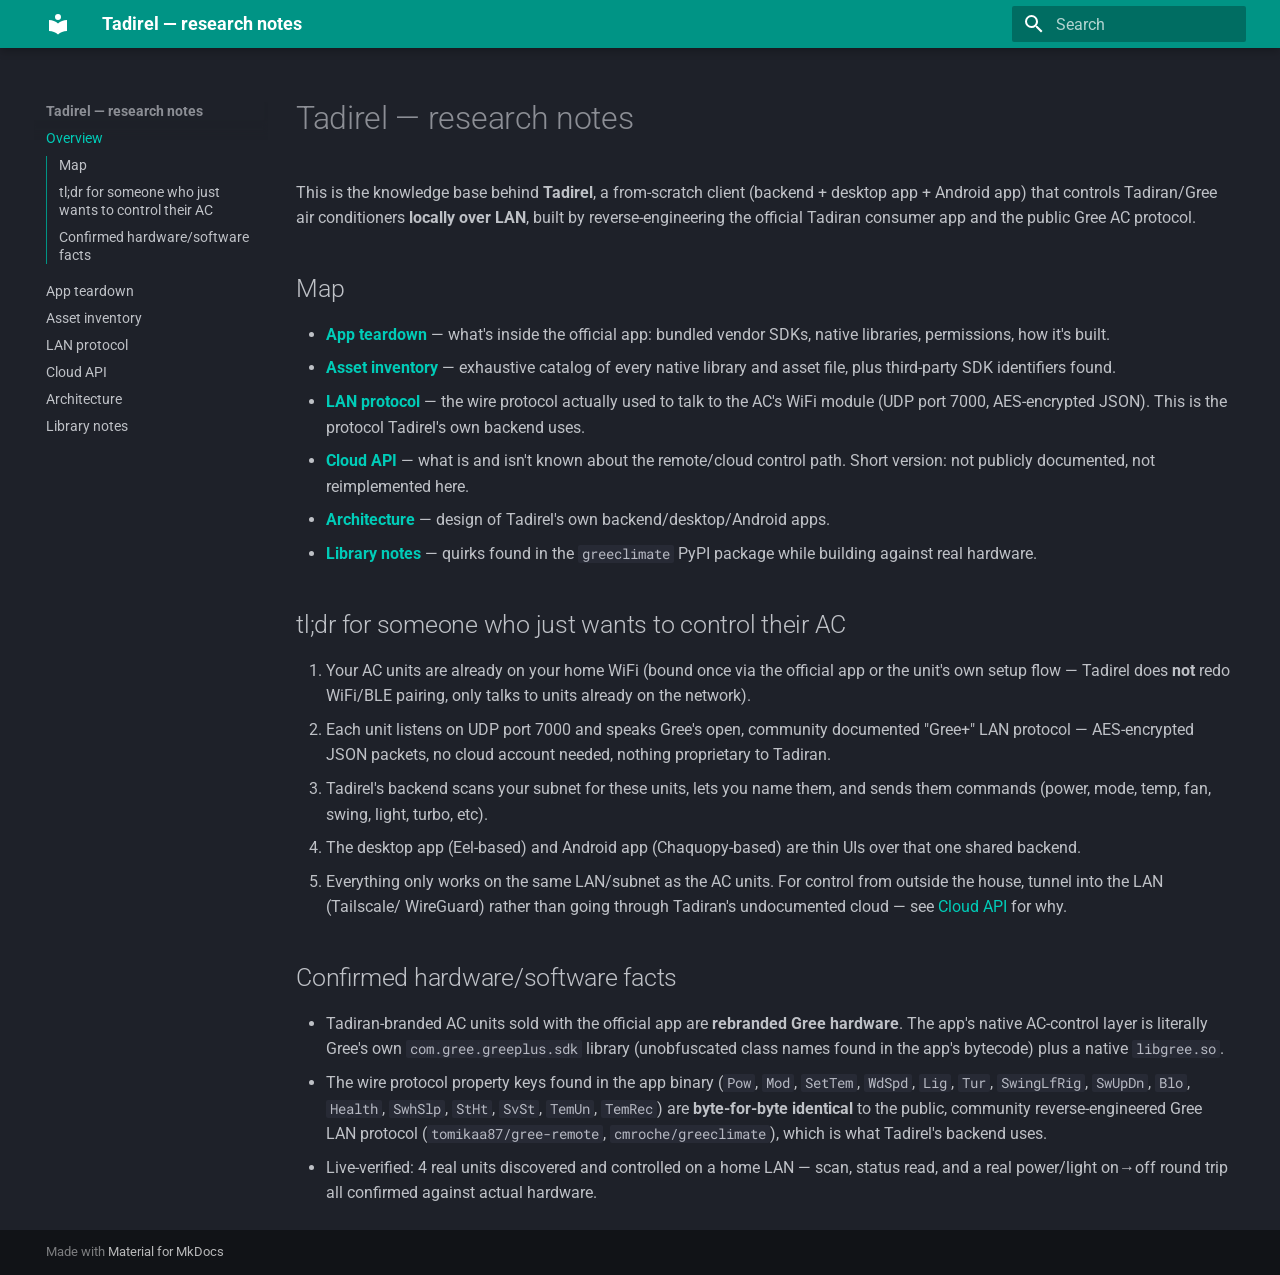
<file: index.html>
<!doctype html>
<html lang="en" class="no-js">
  <head>
    
      <meta charset="utf-8">
      <meta name="viewport" content="width=device-width,initial-scale=1">
      
        <meta name="description" content="Reverse-engineering notes and protocol reference behind the Tadirel LAN AC controller.">
      
      
      
      
      
        <link rel="next" href="app-teardown/">
      
      
        
      
      
      <link rel="icon" href="assets/images/favicon.png">
      <meta name="generator" content="mkdocs-1.6.1, mkdocs-material-9.8.1">
    
    
      
        <title>Tadirel — research notes</title>
      
    
    
      <link rel="stylesheet" href="assets/stylesheets/main.57a0d79d.min.css">
      
        
        <link rel="stylesheet" href="assets/stylesheets/palette.fb2fffe2.min.css">
      
      


    
    
      
    
    
      
        
        
        <link rel="preconnect" href="https://fonts.gstatic.com" crossorigin>
        <link rel="stylesheet" href="https://fonts.googleapis.com/css?family=Roboto:300,300i,400,400i,700,700i%7CRoboto+Mono:400,400i,700,700i&display=fallback">
        <style>:root{--md-text-font:"Roboto";--md-code-font:"Roboto Mono"}</style>
      
    
    
    <script>__md_scope=new URL(".",location),__md_hash=e=>[...e].reduce(((e,_)=>(e<<5)-e+_.charCodeAt(0)),0),__md_get=(e,_=localStorage,t=__md_scope)=>JSON.parse(_.getItem(t.pathname+"."+e)),__md_set=(e,_,t=localStorage,a=__md_scope)=>{try{t.setItem(a.pathname+"."+e,JSON.stringify(_))}catch(e){}}</script>
    
      

    
    
  </head>
  
  
    
    
      
    
    
    
    
    <body dir="ltr" data-md-color-scheme="slate" data-md-color-primary="teal" data-md-color-accent="teal">
  
    
    <input class="md-toggle" data-md-toggle="drawer" type="checkbox" id="__drawer" autocomplete="off">
    <input class="md-toggle" data-md-toggle="search" type="checkbox" id="__search" autocomplete="off">
    <label class="md-overlay" for="__drawer"></label>
    <div data-md-component="skip">
      
        
        <a href="#tadirel-research-notes" class="md-skip">
          Skip to content
        </a>
      
    </div>
    <div data-md-component="announce">
      
    </div>
    
    
      

  

<header class="md-header md-header--shadow" data-md-component="header">
  <nav class="md-header__inner md-grid" aria-label="Header">
    <a href="." title="Tadirel — research notes" class="md-header__button md-logo" aria-label="Tadirel — research notes" data-md-component="logo">
      
  
  <svg xmlns="http://www.w3.org/2000/svg" viewBox="0 0 24 24"><path d="M12 8a3 3 0 0 0 3-3 3 3 0 0 0-3-3 3 3 0 0 0-3 3 3 3 0 0 0 3 3m0 3.54C9.64 9.35 6.5 8 3 8v11c3.5 0 6.64 1.35 9 3.54 2.36-2.19 5.5-3.54 9-3.54V8c-3.5 0-6.64 1.35-9 3.54"/></svg>

    </a>
    <label class="md-header__button md-icon" for="__drawer">
      
      <svg xmlns="http://www.w3.org/2000/svg" viewBox="0 0 24 24"><path d="M3 6h18v2H3zm0 5h18v2H3zm0 5h18v2H3z"/></svg>
    </label>
    <div class="md-header__title" data-md-component="header-title">
      <div class="md-header__ellipsis">
        <div class="md-header__topic">
          <span class="md-ellipsis">
            Tadirel — research notes
          </span>
        </div>
        <div class="md-header__topic" data-md-component="header-topic">
          <span class="md-ellipsis">
            
              Overview
            
          </span>
        </div>
      </div>
    </div>
    
      
        <form class="md-header__option" data-md-component="palette">
  
    
    
    
    <input class="md-option" data-md-color-media="" data-md-color-scheme="slate" data-md-color-primary="teal" data-md-color-accent="teal"  aria-hidden="true"  type="radio" name="__palette" id="__palette_0">
    
  
</form>
      
    
    
      <script>var palette=__md_get("__palette");if(palette&&palette.color){if("(prefers-color-scheme)"===palette.color.media){var media=matchMedia("(prefers-color-scheme: light)"),input=document.querySelector(media.matches?"[data-md-color-media='(prefers-color-scheme: light)']":"[data-md-color-media='(prefers-color-scheme: dark)']");palette.color.media=input.getAttribute("data-md-color-media"),palette.color.scheme=input.getAttribute("data-md-color-scheme"),palette.color.primary=input.getAttribute("data-md-color-primary"),palette.color.accent=input.getAttribute("data-md-color-accent")}for(var[key,value]of Object.entries(palette.color))document.body.setAttribute("data-md-color-"+key,value)}</script>
    
    
    
      
      
        <label class="md-header__button md-icon" for="__search">
          
          <svg xmlns="http://www.w3.org/2000/svg" viewBox="0 0 24 24"><path d="M9.5 3A6.5 6.5 0 0 1 16 9.5c0 1.61-.59 3.09-1.56 4.23l.27.27h.79l5 5-1.5 1.5-5-5v-.79l-.27-.27A6.52 6.52 0 0 1 9.5 16 6.5 6.5 0 0 1 3 9.5 6.5 6.5 0 0 1 9.5 3m0 2C7 5 5 7 5 9.5S7 14 9.5 14 14 12 14 9.5 12 5 9.5 5"/></svg>
        </label>
        <div class="md-search" data-md-component="search" role="dialog">
  <label class="md-search__overlay" for="__search"></label>
  <div class="md-search__inner" role="search">
    <form class="md-search__form" name="search">
      <input type="text" class="md-search__input" name="query" aria-label="Search" placeholder="Search" autocapitalize="off" autocorrect="off" autocomplete="off" spellcheck="false" data-md-component="search-query" required>
      <label class="md-search__icon md-icon" for="__search">
        
        <svg xmlns="http://www.w3.org/2000/svg" viewBox="0 0 24 24"><path d="M9.5 3A6.5 6.5 0 0 1 16 9.5c0 1.61-.59 3.09-1.56 4.23l.27.27h.79l5 5-1.5 1.5-5-5v-.79l-.27-.27A6.52 6.52 0 0 1 9.5 16 6.5 6.5 0 0 1 3 9.5 6.5 6.5 0 0 1 9.5 3m0 2C7 5 5 7 5 9.5S7 14 9.5 14 14 12 14 9.5 12 5 9.5 5"/></svg>
        
        <svg xmlns="http://www.w3.org/2000/svg" viewBox="0 0 24 24"><path d="M20 11v2H8l5.5 5.5-1.42 1.42L4.16 12l7.92-7.92L13.5 5.5 8 11z"/></svg>
      </label>
      <nav class="md-search__options" aria-label="Search">
        
        <button type="reset" class="md-search__icon md-icon" title="Clear" aria-label="Clear" tabindex="-1">
          
          <svg xmlns="http://www.w3.org/2000/svg" viewBox="0 0 24 24"><path d="M19 6.41 17.59 5 12 10.59 6.41 5 5 6.41 10.59 12 5 17.59 6.41 19 12 13.41 17.59 19 19 17.59 13.41 12z"/></svg>
        </button>
      </nav>
      
    </form>
    <div class="md-search__output">
      <div class="md-search__scrollwrap" tabindex="0" data-md-scrollfix>
        <div class="md-search-result" data-md-component="search-result">
          <div class="md-search-result__meta">
            Initializing search
          </div>
          <ol class="md-search-result__list" role="presentation"></ol>
        </div>
      </div>
    </div>
  </div>
</div>
      
    
    
  </nav>
  
</header>
    
    <div class="md-container" data-md-component="container">
      
      
        
          
        
      
      <main class="md-main" data-md-component="main">
        <div class="md-main__inner md-grid">
          
            
              
              <div class="md-sidebar md-sidebar--primary" data-md-component="sidebar" data-md-type="navigation" >
                <div class="md-sidebar__scrollwrap">
                  <div class="md-sidebar__inner">
                    



  

<nav class="md-nav md-nav--primary md-nav--integrated" aria-label="Navigation" data-md-level="0">
  <label class="md-nav__title" for="__drawer">
    <a href="." title="Tadirel — research notes" class="md-nav__button md-logo" aria-label="Tadirel — research notes" data-md-component="logo">
      
  
  <svg xmlns="http://www.w3.org/2000/svg" viewBox="0 0 24 24"><path d="M12 8a3 3 0 0 0 3-3 3 3 0 0 0-3-3 3 3 0 0 0-3 3 3 3 0 0 0 3 3m0 3.54C9.64 9.35 6.5 8 3 8v11c3.5 0 6.64 1.35 9 3.54 2.36-2.19 5.5-3.54 9-3.54V8c-3.5 0-6.64 1.35-9 3.54"/></svg>

    </a>
    Tadirel — research notes
  </label>
  
  <ul class="md-nav__list" data-md-scrollfix>
    
      
      
  
  
    
  
  
  
    <li class="md-nav__item md-nav__item--active">
      
      <input class="md-nav__toggle md-toggle" type="checkbox" id="__toc">
      
      
        
      
      
        <label class="md-nav__link md-nav__link--active" for="__toc">
          
  
  
  <span class="md-ellipsis">
    
  
    Overview
  

    
  </span>
  
  

          <span class="md-nav__icon md-icon"></span>
        </label>
      
      <a href="." class="md-nav__link md-nav__link--active">
        
  
  
  <span class="md-ellipsis">
    
  
    Overview
  

    
  </span>
  
  

      </a>
      
        

<nav class="md-nav md-nav--secondary" aria-label="Table of contents">
  
  
  
    
  
  
    <label class="md-nav__title" for="__toc">
      <span class="md-nav__icon md-icon"></span>
      Table of contents
    </label>
    <ul class="md-nav__list" data-md-component="toc" data-md-scrollfix>
      
        <li class="md-nav__item">
  <a href="#map" class="md-nav__link">
    <span class="md-ellipsis">
      
        Map
      
    </span>
  </a>
  
</li>
      
        <li class="md-nav__item">
  <a href="#tldr-for-someone-who-just-wants-to-control-their-ac" class="md-nav__link">
    <span class="md-ellipsis">
      
        tl;dr for someone who just wants to control their AC
      
    </span>
  </a>
  
</li>
      
        <li class="md-nav__item">
  <a href="#confirmed-hardwaresoftware-facts" class="md-nav__link">
    <span class="md-ellipsis">
      
        Confirmed hardware/software facts
      
    </span>
  </a>
  
</li>
      
    </ul>
  
</nav>
      
    </li>
  

    
      
      
  
  
  
  
    <li class="md-nav__item">
      <a href="app-teardown/" class="md-nav__link">
        
  
  
  <span class="md-ellipsis">
    
  
    App teardown
  

    
  </span>
  
  

      </a>
    </li>
  

    
      
      
  
  
  
  
    <li class="md-nav__item">
      <a href="asset-inventory/" class="md-nav__link">
        
  
  
  <span class="md-ellipsis">
    
  
    Asset inventory
  

    
  </span>
  
  

      </a>
    </li>
  

    
      
      
  
  
  
  
    <li class="md-nav__item">
      <a href="lan-protocol/" class="md-nav__link">
        
  
  
  <span class="md-ellipsis">
    
  
    LAN protocol
  

    
  </span>
  
  

      </a>
    </li>
  

    
      
      
  
  
  
  
    <li class="md-nav__item">
      <a href="cloud-api/" class="md-nav__link">
        
  
  
  <span class="md-ellipsis">
    
  
    Cloud API
  

    
  </span>
  
  

      </a>
    </li>
  

    
      
      
  
  
  
  
    <li class="md-nav__item">
      <a href="architecture/" class="md-nav__link">
        
  
  
  <span class="md-ellipsis">
    
  
    Architecture
  

    
  </span>
  
  

      </a>
    </li>
  

    
      
      
  
  
  
  
    <li class="md-nav__item">
      <a href="library-notes/" class="md-nav__link">
        
  
  
  <span class="md-ellipsis">
    
  
    Library notes
  

    
  </span>
  
  

      </a>
    </li>
  

    
  </ul>
</nav>
                  </div>
                </div>
              </div>
            
            
          
          
            <div class="md-content" data-md-component="content">
              
              <article class="md-content__inner md-typeset">
                
                  



<h1 id="tadirel-research-notes">Tadirel — research notes</h1>
<p>This is the knowledge base behind <strong>Tadirel</strong>, a from-scratch client
(backend + desktop app + Android app) that controls Tadiran/Gree air
conditioners <strong>locally over LAN</strong>, built by reverse-engineering the
official Tadiran consumer app and the public Gree AC protocol.</p>
<h2 id="map">Map</h2>
<ul>
<li><strong><a href="app-teardown/">App teardown</a></strong> — what's inside the official app:
  bundled vendor SDKs, native libraries, permissions, how it's built.</li>
<li><strong><a href="asset-inventory/">Asset inventory</a></strong> — exhaustive catalog of every
  native library and asset file, plus third-party SDK identifiers found.</li>
<li><strong><a href="lan-protocol/">LAN protocol</a></strong> — the wire protocol actually used to
  talk to the AC's WiFi module (UDP port 7000, AES-encrypted JSON). This
  is the protocol Tadirel's own backend uses.</li>
<li><strong><a href="cloud-api/">Cloud API</a></strong> — what is and isn't known about the
  remote/cloud control path. Short version: not publicly documented, not
  reimplemented here.</li>
<li><strong><a href="architecture/">Architecture</a></strong> — design of Tadirel's own
  backend/desktop/Android apps.</li>
<li><strong><a href="library-notes/">Library notes</a></strong> — quirks found in the
  <code>greeclimate</code> PyPI package while building against real hardware.</li>
</ul>
<h2 id="tldr-for-someone-who-just-wants-to-control-their-ac">tl;dr for someone who just wants to control their AC</h2>
<ol>
<li>Your AC units are already on your home WiFi (bound once via the
   official app or the unit's own setup flow — Tadirel does <strong>not</strong> redo
   WiFi/BLE pairing, only talks to units already on the network).</li>
<li>Each unit listens on UDP port 7000 and speaks Gree's open, community
   documented "Gree+" LAN protocol — AES-encrypted JSON packets, no cloud
   account needed, nothing proprietary to Tadiran.</li>
<li>Tadirel's backend scans your subnet for these units, lets you name
   them, and sends them commands (power, mode, temp, fan, swing, light,
   turbo, etc).</li>
<li>The desktop app (Eel-based) and Android app (Chaquopy-based) are thin
   UIs over that one shared backend.</li>
<li>Everything only works on the same LAN/subnet as the AC units. For
   control from outside the house, tunnel into the LAN (Tailscale/
   WireGuard) rather than going through Tadiran's undocumented cloud —
   see <a href="cloud-api/">Cloud API</a> for why.</li>
</ol>
<h2 id="confirmed-hardwaresoftware-facts">Confirmed hardware/software facts</h2>
<ul>
<li>Tadiran-branded AC units sold with the official app are <strong>rebranded
  Gree hardware</strong>. The app's native AC-control layer is literally Gree's
  own <code>com.gree.greeplus.sdk</code> library (unobfuscated class names found in
  the app's bytecode) plus a native <code>libgree.so</code>.</li>
<li>The wire protocol property keys found in the app binary (<code>Pow</code>, <code>Mod</code>,
  <code>SetTem</code>, <code>WdSpd</code>, <code>Lig</code>, <code>Tur</code>, <code>SwingLfRig</code>, <code>SwUpDn</code>, <code>Blo</code>, <code>Health</code>,
  <code>SwhSlp</code>, <code>StHt</code>, <code>SvSt</code>, <code>TemUn</code>, <code>TemRec</code>) are <strong>byte-for-byte
  identical</strong> to the public, community reverse-engineered Gree LAN
  protocol (<code>tomikaa87/gree-remote</code>, <code>cmroche/greeclimate</code>), which is what
  Tadirel's backend uses.</li>
<li>Live-verified: 4 real units discovered and controlled on a home LAN —
  scan, status read, and a real power/light on→off round trip all
  confirmed against actual hardware.</li>
</ul>












                
              </article>
            </div>
          
          
<script>var target=document.getElementById(location.hash.slice(1));target&&target.name&&(target.checked=target.name.startsWith("__tabbed_"))</script>
        </div>
        
      </main>
      
        <footer class="md-footer">
  
  <div class="md-footer-meta md-typeset">
    <div class="md-footer-meta__inner md-grid">
      <div class="md-copyright">
  
  
    Made with
    <a href="https://squidfunk.github.io/mkdocs-material/" target="_blank" rel="noopener">
      Material for MkDocs
    </a>
  
</div>
      
    </div>
  </div>
</footer>
      
    </div>
    <div class="md-dialog" data-md-component="dialog">
      <div class="md-dialog__inner md-typeset"></div>
    </div>
    
    
    
      
      
      <script id="__config" type="application/json">{"annotate": null, "base": ".", "features": ["navigation.sections", "navigation.expand", "content.code.copy", "content.code.annotate", "toc.integrate"], "search": "assets/javascripts/workers/search.a7633da7.min.js", "tags": null, "translations": {"clipboard.copied": "Copied to clipboard", "clipboard.copy": "Copy to clipboard", "search.result.more.one": "1 more on this page", "search.result.more.other": "# more on this page", "search.result.none": "No matching documents", "search.result.one": "1 matching document", "search.result.other": "# matching documents", "search.result.placeholder": "Type to start searching", "search.result.term.missing": "Missing", "select.version": "Select version"}, "version": null}</script>
    
    
      <script src="assets/javascripts/bundle.a5f9d56c.min.js"></script>
      
    
  </body>
</html>
</file>
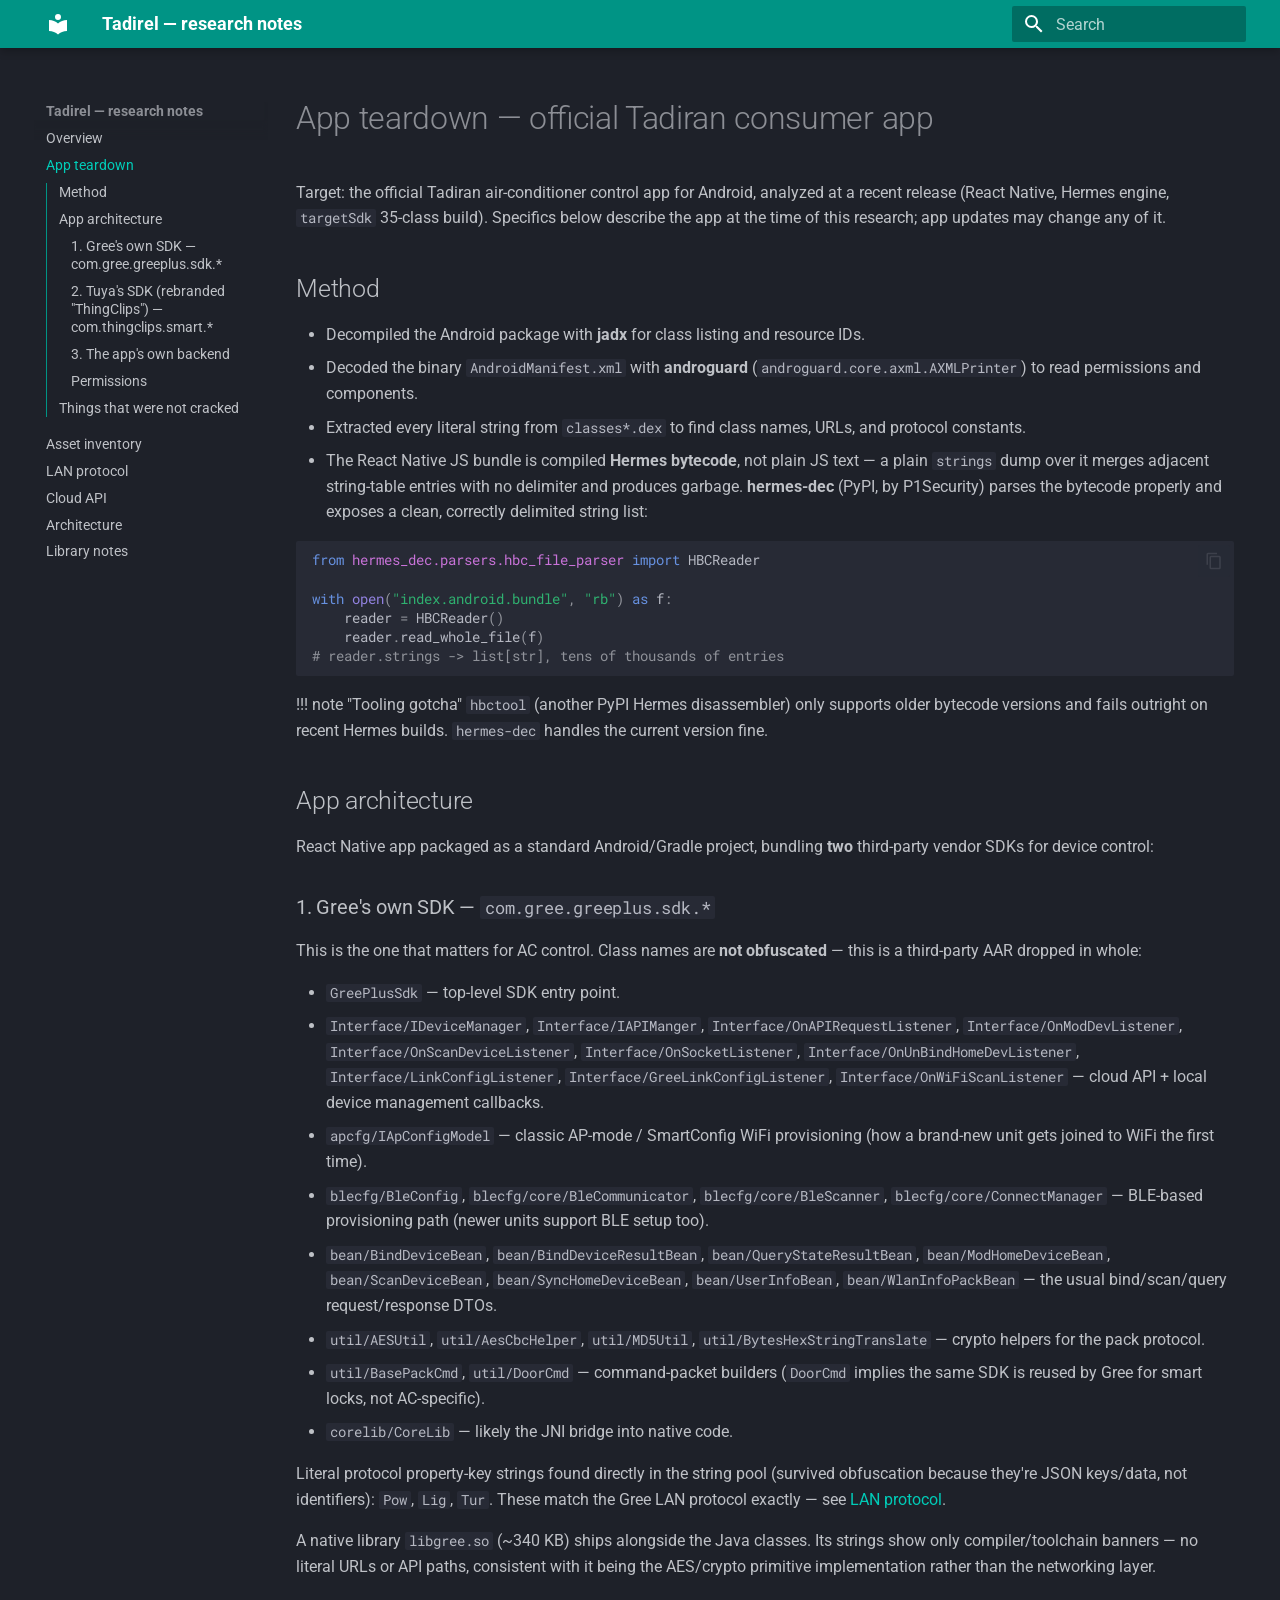
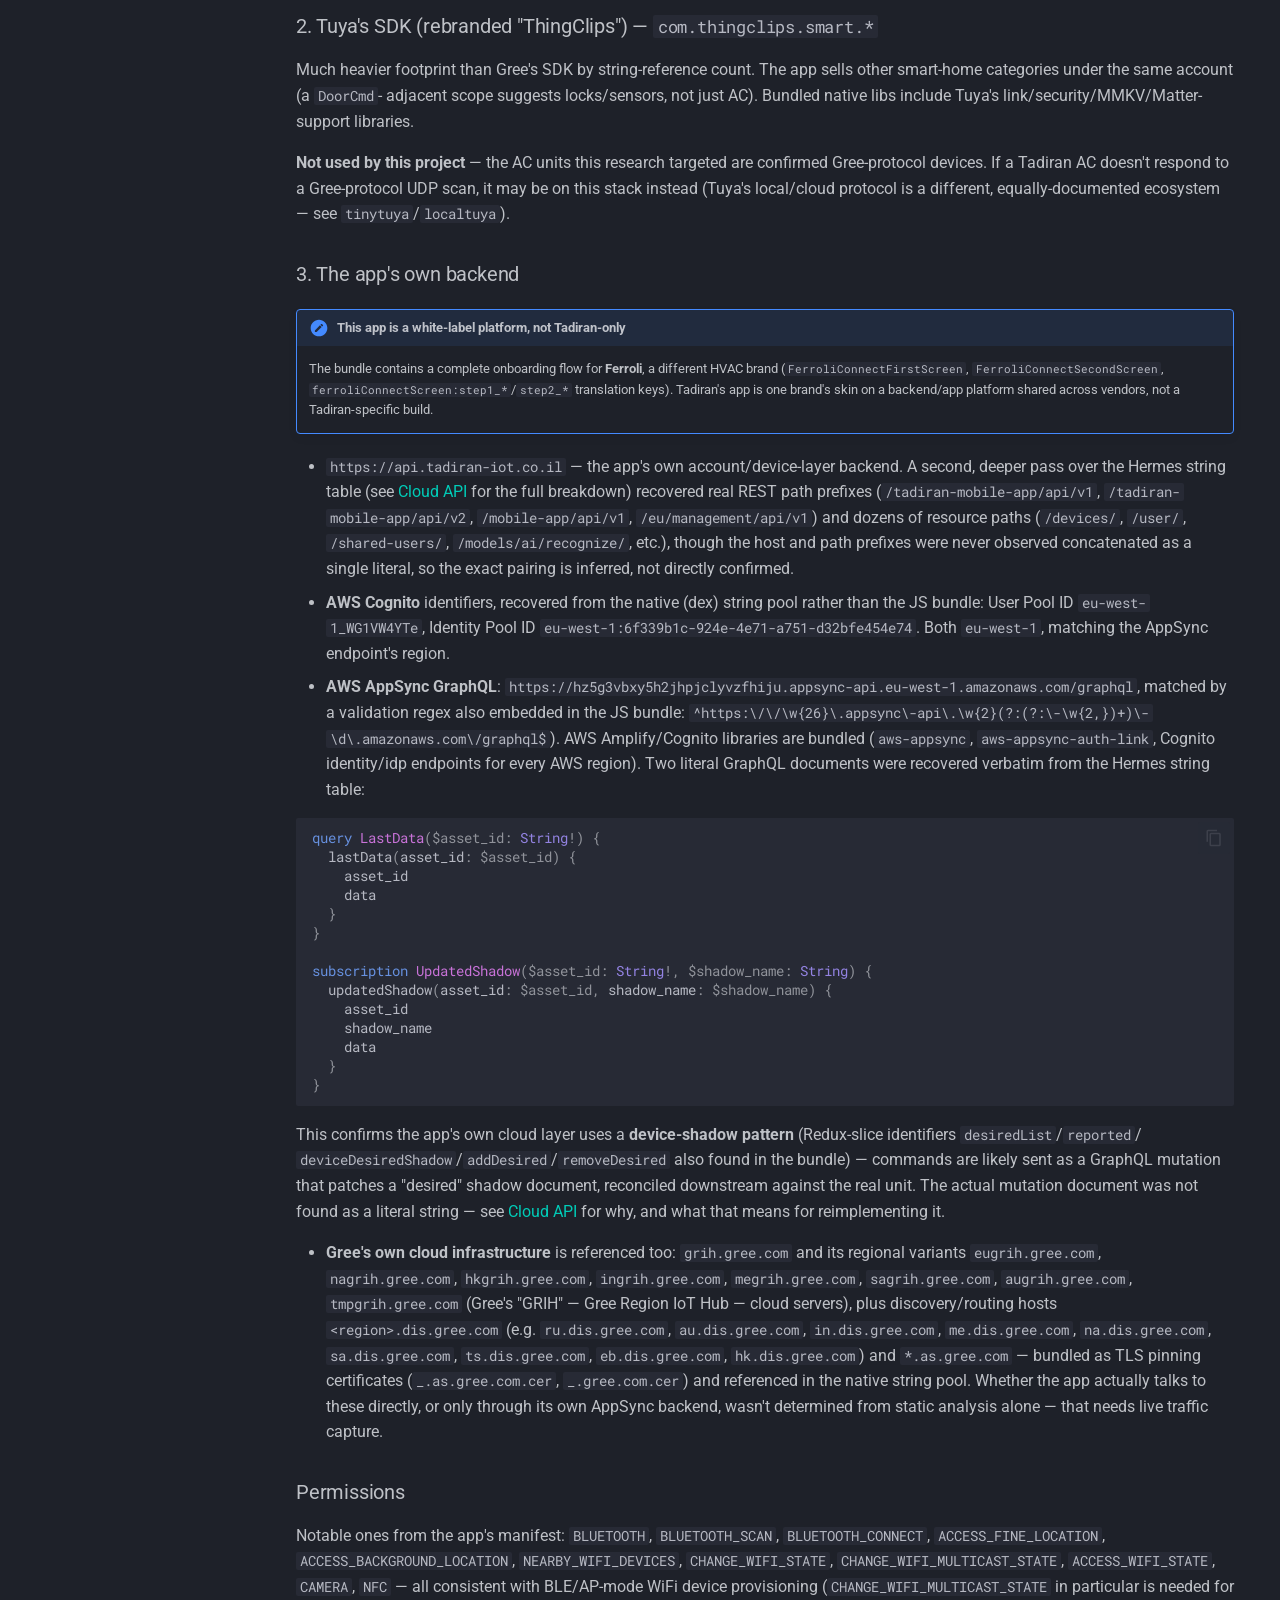
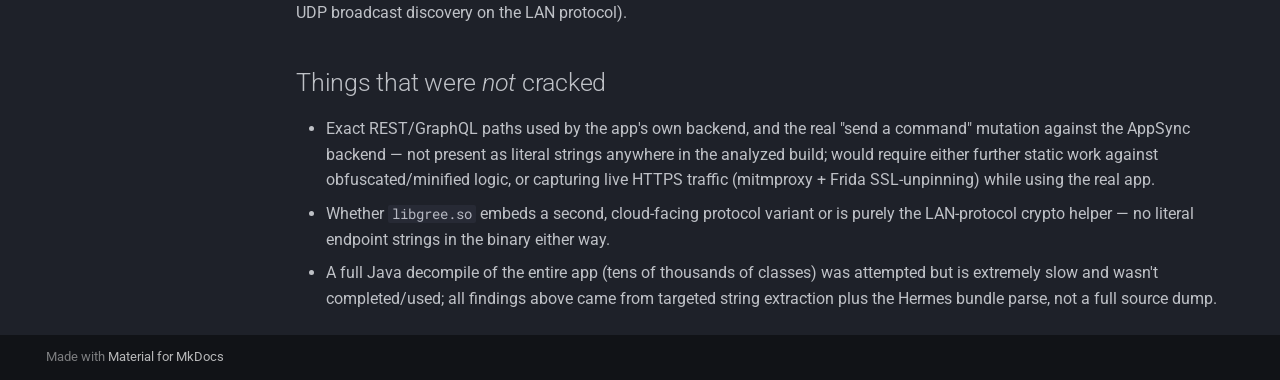
<file: app-teardown/index.html>
<!doctype html>
<html lang="en" class="no-js">
  <head>
    
      <meta charset="utf-8">
      <meta name="viewport" content="width=device-width,initial-scale=1">
      
        <meta name="description" content="Reverse-engineering notes and protocol reference behind the Tadirel LAN AC controller.">
      
      
      
      
        <link rel="prev" href="..">
      
      
        <link rel="next" href="../asset-inventory/">
      
      
        
      
      
      <link rel="icon" href="../assets/images/favicon.png">
      <meta name="generator" content="mkdocs-1.6.1, mkdocs-material-9.8.1">
    
    
      
        <title>App teardown - Tadirel — research notes</title>
      
    
    
      <link rel="stylesheet" href="../assets/stylesheets/main.57a0d79d.min.css">
      
        
        <link rel="stylesheet" href="../assets/stylesheets/palette.fb2fffe2.min.css">
      
      


    
    
      
    
    
      
        
        
        <link rel="preconnect" href="https://fonts.gstatic.com" crossorigin>
        <link rel="stylesheet" href="https://fonts.googleapis.com/css?family=Roboto:300,300i,400,400i,700,700i%7CRoboto+Mono:400,400i,700,700i&display=fallback">
        <style>:root{--md-text-font:"Roboto";--md-code-font:"Roboto Mono"}</style>
      
    
    
    <script>__md_scope=new URL("..",location),__md_hash=e=>[...e].reduce(((e,_)=>(e<<5)-e+_.charCodeAt(0)),0),__md_get=(e,_=localStorage,t=__md_scope)=>JSON.parse(_.getItem(t.pathname+"."+e)),__md_set=(e,_,t=localStorage,a=__md_scope)=>{try{t.setItem(a.pathname+"."+e,JSON.stringify(_))}catch(e){}}</script>
    
      

    
    
  </head>
  
  
    
    
      
    
    
    
    
    <body dir="ltr" data-md-color-scheme="slate" data-md-color-primary="teal" data-md-color-accent="teal">
  
    
    <input class="md-toggle" data-md-toggle="drawer" type="checkbox" id="__drawer" autocomplete="off">
    <input class="md-toggle" data-md-toggle="search" type="checkbox" id="__search" autocomplete="off">
    <label class="md-overlay" for="__drawer"></label>
    <div data-md-component="skip">
      
        
        <a href="#app-teardown-official-tadiran-consumer-app" class="md-skip">
          Skip to content
        </a>
      
    </div>
    <div data-md-component="announce">
      
    </div>
    
    
      

  

<header class="md-header md-header--shadow" data-md-component="header">
  <nav class="md-header__inner md-grid" aria-label="Header">
    <a href=".." title="Tadirel — research notes" class="md-header__button md-logo" aria-label="Tadirel — research notes" data-md-component="logo">
      
  
  <svg xmlns="http://www.w3.org/2000/svg" viewBox="0 0 24 24"><path d="M12 8a3 3 0 0 0 3-3 3 3 0 0 0-3-3 3 3 0 0 0-3 3 3 3 0 0 0 3 3m0 3.54C9.64 9.35 6.5 8 3 8v11c3.5 0 6.64 1.35 9 3.54 2.36-2.19 5.5-3.54 9-3.54V8c-3.5 0-6.64 1.35-9 3.54"/></svg>

    </a>
    <label class="md-header__button md-icon" for="__drawer">
      
      <svg xmlns="http://www.w3.org/2000/svg" viewBox="0 0 24 24"><path d="M3 6h18v2H3zm0 5h18v2H3zm0 5h18v2H3z"/></svg>
    </label>
    <div class="md-header__title" data-md-component="header-title">
      <div class="md-header__ellipsis">
        <div class="md-header__topic">
          <span class="md-ellipsis">
            Tadirel — research notes
          </span>
        </div>
        <div class="md-header__topic" data-md-component="header-topic">
          <span class="md-ellipsis">
            
              App teardown
            
          </span>
        </div>
      </div>
    </div>
    
      
        <form class="md-header__option" data-md-component="palette">
  
    
    
    
    <input class="md-option" data-md-color-media="" data-md-color-scheme="slate" data-md-color-primary="teal" data-md-color-accent="teal"  aria-hidden="true"  type="radio" name="__palette" id="__palette_0">
    
  
</form>
      
    
    
      <script>var palette=__md_get("__palette");if(palette&&palette.color){if("(prefers-color-scheme)"===palette.color.media){var media=matchMedia("(prefers-color-scheme: light)"),input=document.querySelector(media.matches?"[data-md-color-media='(prefers-color-scheme: light)']":"[data-md-color-media='(prefers-color-scheme: dark)']");palette.color.media=input.getAttribute("data-md-color-media"),palette.color.scheme=input.getAttribute("data-md-color-scheme"),palette.color.primary=input.getAttribute("data-md-color-primary"),palette.color.accent=input.getAttribute("data-md-color-accent")}for(var[key,value]of Object.entries(palette.color))document.body.setAttribute("data-md-color-"+key,value)}</script>
    
    
    
      
      
        <label class="md-header__button md-icon" for="__search">
          
          <svg xmlns="http://www.w3.org/2000/svg" viewBox="0 0 24 24"><path d="M9.5 3A6.5 6.5 0 0 1 16 9.5c0 1.61-.59 3.09-1.56 4.23l.27.27h.79l5 5-1.5 1.5-5-5v-.79l-.27-.27A6.52 6.52 0 0 1 9.5 16 6.5 6.5 0 0 1 3 9.5 6.5 6.5 0 0 1 9.5 3m0 2C7 5 5 7 5 9.5S7 14 9.5 14 14 12 14 9.5 12 5 9.5 5"/></svg>
        </label>
        <div class="md-search" data-md-component="search" role="dialog">
  <label class="md-search__overlay" for="__search"></label>
  <div class="md-search__inner" role="search">
    <form class="md-search__form" name="search">
      <input type="text" class="md-search__input" name="query" aria-label="Search" placeholder="Search" autocapitalize="off" autocorrect="off" autocomplete="off" spellcheck="false" data-md-component="search-query" required>
      <label class="md-search__icon md-icon" for="__search">
        
        <svg xmlns="http://www.w3.org/2000/svg" viewBox="0 0 24 24"><path d="M9.5 3A6.5 6.5 0 0 1 16 9.5c0 1.61-.59 3.09-1.56 4.23l.27.27h.79l5 5-1.5 1.5-5-5v-.79l-.27-.27A6.52 6.52 0 0 1 9.5 16 6.5 6.5 0 0 1 3 9.5 6.5 6.5 0 0 1 9.5 3m0 2C7 5 5 7 5 9.5S7 14 9.5 14 14 12 14 9.5 12 5 9.5 5"/></svg>
        
        <svg xmlns="http://www.w3.org/2000/svg" viewBox="0 0 24 24"><path d="M20 11v2H8l5.5 5.5-1.42 1.42L4.16 12l7.92-7.92L13.5 5.5 8 11z"/></svg>
      </label>
      <nav class="md-search__options" aria-label="Search">
        
        <button type="reset" class="md-search__icon md-icon" title="Clear" aria-label="Clear" tabindex="-1">
          
          <svg xmlns="http://www.w3.org/2000/svg" viewBox="0 0 24 24"><path d="M19 6.41 17.59 5 12 10.59 6.41 5 5 6.41 10.59 12 5 17.59 6.41 19 12 13.41 17.59 19 19 17.59 13.41 12z"/></svg>
        </button>
      </nav>
      
    </form>
    <div class="md-search__output">
      <div class="md-search__scrollwrap" tabindex="0" data-md-scrollfix>
        <div class="md-search-result" data-md-component="search-result">
          <div class="md-search-result__meta">
            Initializing search
          </div>
          <ol class="md-search-result__list" role="presentation"></ol>
        </div>
      </div>
    </div>
  </div>
</div>
      
    
    
  </nav>
  
</header>
    
    <div class="md-container" data-md-component="container">
      
      
        
          
        
      
      <main class="md-main" data-md-component="main">
        <div class="md-main__inner md-grid">
          
            
              
              <div class="md-sidebar md-sidebar--primary" data-md-component="sidebar" data-md-type="navigation" >
                <div class="md-sidebar__scrollwrap">
                  <div class="md-sidebar__inner">
                    



  

<nav class="md-nav md-nav--primary md-nav--integrated" aria-label="Navigation" data-md-level="0">
  <label class="md-nav__title" for="__drawer">
    <a href=".." title="Tadirel — research notes" class="md-nav__button md-logo" aria-label="Tadirel — research notes" data-md-component="logo">
      
  
  <svg xmlns="http://www.w3.org/2000/svg" viewBox="0 0 24 24"><path d="M12 8a3 3 0 0 0 3-3 3 3 0 0 0-3-3 3 3 0 0 0-3 3 3 3 0 0 0 3 3m0 3.54C9.64 9.35 6.5 8 3 8v11c3.5 0 6.64 1.35 9 3.54 2.36-2.19 5.5-3.54 9-3.54V8c-3.5 0-6.64 1.35-9 3.54"/></svg>

    </a>
    Tadirel — research notes
  </label>
  
  <ul class="md-nav__list" data-md-scrollfix>
    
      
      
  
  
  
  
    <li class="md-nav__item">
      <a href=".." class="md-nav__link">
        
  
  
  <span class="md-ellipsis">
    
  
    Overview
  

    
  </span>
  
  

      </a>
    </li>
  

    
      
      
  
  
    
  
  
  
    <li class="md-nav__item md-nav__item--active">
      
      <input class="md-nav__toggle md-toggle" type="checkbox" id="__toc">
      
      
        
      
      
        <label class="md-nav__link md-nav__link--active" for="__toc">
          
  
  
  <span class="md-ellipsis">
    
  
    App teardown
  

    
  </span>
  
  

          <span class="md-nav__icon md-icon"></span>
        </label>
      
      <a href="./" class="md-nav__link md-nav__link--active">
        
  
  
  <span class="md-ellipsis">
    
  
    App teardown
  

    
  </span>
  
  

      </a>
      
        

<nav class="md-nav md-nav--secondary" aria-label="Table of contents">
  
  
  
    
  
  
    <label class="md-nav__title" for="__toc">
      <span class="md-nav__icon md-icon"></span>
      Table of contents
    </label>
    <ul class="md-nav__list" data-md-component="toc" data-md-scrollfix>
      
        <li class="md-nav__item">
  <a href="#method" class="md-nav__link">
    <span class="md-ellipsis">
      
        Method
      
    </span>
  </a>
  
</li>
      
        <li class="md-nav__item">
  <a href="#app-architecture" class="md-nav__link">
    <span class="md-ellipsis">
      
        App architecture
      
    </span>
  </a>
  
    <nav class="md-nav" aria-label="App architecture">
      <ul class="md-nav__list">
        
          <li class="md-nav__item">
  <a href="#1-grees-own-sdk-comgreegreeplussdk" class="md-nav__link">
    <span class="md-ellipsis">
      
        1. Gree's own SDK — com.gree.greeplus.sdk.*
      
    </span>
  </a>
  
</li>
        
          <li class="md-nav__item">
  <a href="#2-tuyas-sdk-rebranded-thingclips-comthingclipssmart" class="md-nav__link">
    <span class="md-ellipsis">
      
        2. Tuya's SDK (rebranded "ThingClips") — com.thingclips.smart.*
      
    </span>
  </a>
  
</li>
        
          <li class="md-nav__item">
  <a href="#3-the-apps-own-backend" class="md-nav__link">
    <span class="md-ellipsis">
      
        3. The app's own backend
      
    </span>
  </a>
  
</li>
        
          <li class="md-nav__item">
  <a href="#permissions" class="md-nav__link">
    <span class="md-ellipsis">
      
        Permissions
      
    </span>
  </a>
  
</li>
        
      </ul>
    </nav>
  
</li>
      
        <li class="md-nav__item">
  <a href="#things-that-were-not-cracked" class="md-nav__link">
    <span class="md-ellipsis">
      
        Things that were not cracked
      
    </span>
  </a>
  
</li>
      
    </ul>
  
</nav>
      
    </li>
  

    
      
      
  
  
  
  
    <li class="md-nav__item">
      <a href="../asset-inventory/" class="md-nav__link">
        
  
  
  <span class="md-ellipsis">
    
  
    Asset inventory
  

    
  </span>
  
  

      </a>
    </li>
  

    
      
      
  
  
  
  
    <li class="md-nav__item">
      <a href="../lan-protocol/" class="md-nav__link">
        
  
  
  <span class="md-ellipsis">
    
  
    LAN protocol
  

    
  </span>
  
  

      </a>
    </li>
  

    
      
      
  
  
  
  
    <li class="md-nav__item">
      <a href="../cloud-api/" class="md-nav__link">
        
  
  
  <span class="md-ellipsis">
    
  
    Cloud API
  

    
  </span>
  
  

      </a>
    </li>
  

    
      
      
  
  
  
  
    <li class="md-nav__item">
      <a href="../architecture/" class="md-nav__link">
        
  
  
  <span class="md-ellipsis">
    
  
    Architecture
  

    
  </span>
  
  

      </a>
    </li>
  

    
      
      
  
  
  
  
    <li class="md-nav__item">
      <a href="../library-notes/" class="md-nav__link">
        
  
  
  <span class="md-ellipsis">
    
  
    Library notes
  

    
  </span>
  
  

      </a>
    </li>
  

    
  </ul>
</nav>
                  </div>
                </div>
              </div>
            
            
          
          
            <div class="md-content" data-md-component="content">
              
              <article class="md-content__inner md-typeset">
                
                  



<h1 id="app-teardown-official-tadiran-consumer-app">App teardown — official Tadiran consumer app</h1>
<p>Target: the official Tadiran air-conditioner control app for Android,
analyzed at a recent release (React Native, Hermes engine, <code>targetSdk</code>
35-class build). Specifics below describe the app at the time of this
research; app updates may change any of it.</p>
<h2 id="method">Method</h2>
<ul>
<li>Decompiled the Android package with <strong>jadx</strong> for class listing and
  resource IDs.</li>
<li>Decoded the binary <code>AndroidManifest.xml</code> with <strong>androguard</strong>
  (<code>androguard.core.axml.AXMLPrinter</code>) to read permissions and components.</li>
<li>Extracted every literal string from <code>classes*.dex</code> to find class names,
  URLs, and protocol constants.</li>
<li>The React Native JS bundle is compiled <strong>Hermes bytecode</strong>, not plain
  JS text — a plain <code>strings</code> dump over it merges adjacent string-table
  entries with no delimiter and produces garbage. <strong>hermes-dec</strong> (PyPI, by
  P1Security) parses the bytecode properly and exposes a clean, correctly
  delimited string list:</li>
</ul>
<div class="highlight"><pre><span></span><code><span class="kn">from</span><span class="w"> </span><span class="nn">hermes_dec.parsers.hbc_file_parser</span><span class="w"> </span><span class="kn">import</span> <span class="n">HBCReader</span>

<span class="k">with</span> <span class="nb">open</span><span class="p">(</span><span class="s2">"index.android.bundle"</span><span class="p">,</span> <span class="s2">"rb"</span><span class="p">)</span> <span class="k">as</span> <span class="n">f</span><span class="p">:</span>
    <span class="n">reader</span> <span class="o">=</span> <span class="n">HBCReader</span><span class="p">()</span>
    <span class="n">reader</span><span class="o">.</span><span class="n">read_whole_file</span><span class="p">(</span><span class="n">f</span><span class="p">)</span>
<span class="c1"># reader.strings -&gt; list[str], tens of thousands of entries</span>
</code></pre></div>
<p>!!! note "Tooling gotcha"
      <code>hbctool</code> (another PyPI Hermes disassembler) only supports older
      bytecode versions and fails outright on recent Hermes builds.
      <code>hermes-dec</code> handles the current version fine.</p>
<h2 id="app-architecture">App architecture</h2>
<p>React Native app packaged as a standard Android/Gradle project, bundling
<strong>two</strong> third-party vendor SDKs for device control:</p>
<h3 id="1-grees-own-sdk-comgreegreeplussdk">1. Gree's own SDK — <code>com.gree.greeplus.sdk.*</code></h3>
<p>This is the one that matters for AC control. Class names are <strong>not
obfuscated</strong> — this is a third-party AAR dropped in whole:</p>
<ul>
<li><code>GreePlusSdk</code> — top-level SDK entry point.</li>
<li><code>Interface/IDeviceManager</code>, <code>Interface/IAPIManger</code>,
  <code>Interface/OnAPIRequestListener</code>, <code>Interface/OnModDevListener</code>,
  <code>Interface/OnScanDeviceListener</code>, <code>Interface/OnSocketListener</code>,
  <code>Interface/OnUnBindHomeDevListener</code>, <code>Interface/LinkConfigListener</code>,
  <code>Interface/GreeLinkConfigListener</code>, <code>Interface/OnWiFiScanListener</code> —
  cloud API + local device management callbacks.</li>
<li><code>apcfg/IApConfigModel</code> — classic AP-mode / SmartConfig WiFi provisioning
  (how a brand-new unit gets joined to WiFi the first time).</li>
<li><code>blecfg/BleConfig</code>, <code>blecfg/core/BleCommunicator</code>,
  <code>blecfg/core/BleScanner</code>, <code>blecfg/core/ConnectManager</code> — BLE-based
  provisioning path (newer units support BLE setup too).</li>
<li><code>bean/BindDeviceBean</code>, <code>bean/BindDeviceResultBean</code>,
  <code>bean/QueryStateResultBean</code>, <code>bean/ModHomeDeviceBean</code>,
  <code>bean/ScanDeviceBean</code>, <code>bean/SyncHomeDeviceBean</code>, <code>bean/UserInfoBean</code>,
  <code>bean/WlanInfoPackBean</code> — the usual bind/scan/query request/response DTOs.</li>
<li><code>util/AESUtil</code>, <code>util/AesCbcHelper</code>, <code>util/MD5Util</code>,
  <code>util/BytesHexStringTranslate</code> — crypto helpers for the pack protocol.</li>
<li><code>util/BasePackCmd</code>, <code>util/DoorCmd</code> — command-packet builders (<code>DoorCmd</code>
  implies the same SDK is reused by Gree for smart locks, not AC-specific).</li>
<li><code>corelib/CoreLib</code> — likely the JNI bridge into native code.</li>
</ul>
<p>Literal protocol property-key strings found directly in the string pool
(survived obfuscation because they're JSON keys/data, not identifiers):
<code>Pow</code>, <code>Lig</code>, <code>Tur</code>. These match the Gree LAN protocol exactly — see
<a href="../lan-protocol/">LAN protocol</a>.</p>
<p>A native library <code>libgree.so</code> (~340 KB) ships alongside the Java classes.
Its strings show only compiler/toolchain banners — no literal URLs or API
paths, consistent with it being the AES/crypto primitive implementation
rather than the networking layer.</p>
<h3 id="2-tuyas-sdk-rebranded-thingclips-comthingclipssmart">2. Tuya's SDK (rebranded "ThingClips") — <code>com.thingclips.smart.*</code></h3>
<p>Much heavier footprint than Gree's SDK by string-reference count. The app
sells other smart-home categories under the same account (a <code>DoorCmd</code>-
adjacent scope suggests locks/sensors, not just AC). Bundled native libs
include Tuya's link/security/MMKV/Matter-support libraries.</p>
<p><strong>Not used by this project</strong> — the AC units this research targeted are
confirmed Gree-protocol devices. If a Tadiran AC doesn't respond to a
Gree-protocol UDP scan, it may be on this stack instead (Tuya's
local/cloud protocol is a different, equally-documented ecosystem — see
<code>tinytuya</code>/<code>localtuya</code>).</p>
<h3 id="3-the-apps-own-backend">3. The app's own backend</h3>
<div class="admonition note">
<p class="admonition-title">This app is a white-label platform, not Tadiran-only</p>
<p>The bundle contains a complete onboarding flow for <strong>Ferroli</strong>, a
different HVAC brand (<code>FerroliConnectFirstScreen</code>,
<code>FerroliConnectSecondScreen</code>, <code>ferroliConnectScreen:step1_*</code>/<code>step2_*</code>
translation keys). Tadiran's app is one brand's skin on a backend/app
platform shared across vendors, not a Tadiran-specific build.</p>
</div>
<ul>
<li><code>https://api.tadiran-iot.co.il</code> — the app's own account/device-layer
  backend. A second, deeper pass over the Hermes string table (see
  <a href="../cloud-api/">Cloud API</a> for the full breakdown) recovered real
  REST path prefixes (<code>/tadiran-mobile-app/api/v1</code>,
  <code>/tadiran-mobile-app/api/v2</code>, <code>/mobile-app/api/v1</code>,
  <code>/eu/management/api/v1</code>) and dozens of resource paths
  (<code>/devices/</code>, <code>/user/</code>, <code>/shared-users/</code>, <code>/models/ai/recognize/</code>,
  etc.), though the host and path prefixes were never observed
  concatenated as a single literal, so the exact pairing is inferred, not
  directly confirmed.</li>
<li><strong>AWS Cognito</strong> identifiers, recovered from the native (dex) string
  pool rather than the JS bundle: User Pool ID <code>eu-west-1_WG1VW4YTe</code>,
  Identity Pool ID <code>eu-west-1:6f339b1c-924e-4e71-a751-d32bfe454e74</code>. Both
  <code>eu-west-1</code>, matching the AppSync endpoint's region.</li>
<li><strong>AWS AppSync GraphQL</strong>:
  <code>https://hz5g3vbxy5h2jhpjclyvzfhiju.appsync-api.eu-west-1.amazonaws.com/graphql</code>,
  matched by a validation regex also embedded in the JS bundle:
  <code>^https:\/\/\w{26}\.appsync\-api\.\w{2}(?:(?:\-\w{2,})+)\-\d\.amazonaws.com\/graphql$</code>).
  AWS Amplify/Cognito libraries are bundled (<code>aws-appsync</code>,
  <code>aws-appsync-auth-link</code>, Cognito identity/idp endpoints for every AWS
  region). Two literal GraphQL documents were recovered verbatim from the
  Hermes string table:</li>
</ul>
<div class="highlight"><pre><span></span><code><span class="k">query</span><span class="w"> </span><span class="nf">LastData</span><span class="p">(</span><span class="nv">$asset_id</span><span class="p">:</span><span class="w"> </span><span class="nb">String</span><span class="p">!)</span><span class="w"> </span><span class="p">{</span>
<span class="w">  </span><span class="n">lastData</span><span class="p">(</span><span class="n">asset_id</span><span class="p">:</span><span class="w"> </span><span class="nv">$asset_id</span><span class="p">)</span><span class="w"> </span><span class="p">{</span>
<span class="w">    </span><span class="n">asset_id</span>
<span class="w">    </span><span class="n">data</span>
<span class="w">  </span><span class="p">}</span>
<span class="p">}</span>

<span class="k">subscription</span><span class="w"> </span><span class="nf">UpdatedShadow</span><span class="p">(</span><span class="nv">$asset_id</span><span class="p">:</span><span class="w"> </span><span class="nb">String</span><span class="p">!,</span><span class="w"> </span><span class="nv">$shadow_name</span><span class="p">:</span><span class="w"> </span><span class="nb">String</span><span class="p">)</span><span class="w"> </span><span class="p">{</span>
<span class="w">  </span><span class="n">updatedShadow</span><span class="p">(</span><span class="n">asset_id</span><span class="p">:</span><span class="w"> </span><span class="nv">$asset_id</span><span class="p">,</span><span class="w"> </span><span class="n">shadow_name</span><span class="p">:</span><span class="w"> </span><span class="nv">$shadow_name</span><span class="p">)</span><span class="w"> </span><span class="p">{</span>
<span class="w">    </span><span class="n">asset_id</span>
<span class="w">    </span><span class="n">shadow_name</span>
<span class="w">    </span><span class="n">data</span>
<span class="w">  </span><span class="p">}</span>
<span class="p">}</span>
</code></pre></div>
<p>This confirms the app's own cloud layer uses a <strong>device-shadow
  pattern</strong> (Redux-slice identifiers <code>desiredList</code>/<code>reported</code>/
  <code>deviceDesiredShadow</code>/<code>addDesired</code>/<code>removeDesired</code> also found in the
  bundle) — commands are likely sent as a GraphQL mutation that patches a
  "desired" shadow document, reconciled downstream against the real unit.
  The actual mutation document was not found as a literal string — see
  <a href="../cloud-api/">Cloud API</a> for why, and what that means for
  reimplementing it.</p>
<ul>
<li><strong>Gree's own cloud infrastructure</strong> is referenced too: <code>grih.gree.com</code>
  and its regional variants <code>eugrih.gree.com</code>, <code>nagrih.gree.com</code>,
  <code>hkgrih.gree.com</code>, <code>ingrih.gree.com</code>, <code>megrih.gree.com</code>,
  <code>sagrih.gree.com</code>, <code>augrih.gree.com</code>, <code>tmpgrih.gree.com</code> (Gree's "GRIH" —
  Gree Region IoT Hub — cloud servers), plus discovery/routing hosts
  <code>&lt;region&gt;.dis.gree.com</code> (e.g. <code>ru.dis.gree.com</code>, <code>au.dis.gree.com</code>,
  <code>in.dis.gree.com</code>, <code>me.dis.gree.com</code>, <code>na.dis.gree.com</code>, <code>sa.dis.gree.com</code>,
  <code>ts.dis.gree.com</code>, <code>eb.dis.gree.com</code>, <code>hk.dis.gree.com</code>) and
  <code>*.as.gree.com</code> — bundled as TLS pinning certificates
  (<code>_.as.gree.com.cer</code>, <code>_.gree.com.cer</code>) and referenced in the native
  string pool. Whether the app actually talks to these directly, or only
  through its own AppSync backend, wasn't determined from static analysis
  alone — that needs live traffic capture.</li>
</ul>
<h3 id="permissions">Permissions</h3>
<p>Notable ones from the app's manifest: <code>BLUETOOTH</code>, <code>BLUETOOTH_SCAN</code>,
<code>BLUETOOTH_CONNECT</code>, <code>ACCESS_FINE_LOCATION</code>, <code>ACCESS_BACKGROUND_LOCATION</code>,
<code>NEARBY_WIFI_DEVICES</code>, <code>CHANGE_WIFI_STATE</code>, <code>CHANGE_WIFI_MULTICAST_STATE</code>,
<code>ACCESS_WIFI_STATE</code>, <code>CAMERA</code>, <code>NFC</code> — all consistent with BLE/AP-mode
WiFi device provisioning (<code>CHANGE_WIFI_MULTICAST_STATE</code> in particular is
needed for UDP broadcast discovery on the LAN protocol).</p>
<h2 id="things-that-were-not-cracked">Things that were <em>not</em> cracked</h2>
<ul>
<li>Exact REST/GraphQL paths used by the app's own backend, and the real
  "send a command" mutation against the AppSync backend — not present as
  literal strings anywhere in the analyzed build; would require either
  further static work against obfuscated/minified logic, or capturing
  live HTTPS traffic (mitmproxy + Frida SSL-unpinning) while using the
  real app.</li>
<li>Whether <code>libgree.so</code> embeds a second, cloud-facing protocol variant or
  is purely the LAN-protocol crypto helper — no literal endpoint strings
  in the binary either way.</li>
<li>A full Java decompile of the entire app (tens of thousands of classes)
  was attempted but is extremely slow and wasn't completed/used; all
  findings above came from targeted string extraction plus the Hermes
  bundle parse, not a full source dump.</li>
</ul>












                
              </article>
            </div>
          
          
<script>var target=document.getElementById(location.hash.slice(1));target&&target.name&&(target.checked=target.name.startsWith("__tabbed_"))</script>
        </div>
        
      </main>
      
        <footer class="md-footer">
  
  <div class="md-footer-meta md-typeset">
    <div class="md-footer-meta__inner md-grid">
      <div class="md-copyright">
  
  
    Made with
    <a href="https://squidfunk.github.io/mkdocs-material/" target="_blank" rel="noopener">
      Material for MkDocs
    </a>
  
</div>
      
    </div>
  </div>
</footer>
      
    </div>
    <div class="md-dialog" data-md-component="dialog">
      <div class="md-dialog__inner md-typeset"></div>
    </div>
    
    
    
      
      
      <script id="__config" type="application/json">{"annotate": null, "base": "..", "features": ["navigation.sections", "navigation.expand", "content.code.copy", "content.code.annotate", "toc.integrate"], "search": "../assets/javascripts/workers/search.a7633da7.min.js", "tags": null, "translations": {"clipboard.copied": "Copied to clipboard", "clipboard.copy": "Copy to clipboard", "search.result.more.one": "1 more on this page", "search.result.more.other": "# more on this page", "search.result.none": "No matching documents", "search.result.one": "1 matching document", "search.result.other": "# matching documents", "search.result.placeholder": "Type to start searching", "search.result.term.missing": "Missing", "select.version": "Select version"}, "version": null}</script>
    
    
      <script src="../assets/javascripts/bundle.a5f9d56c.min.js"></script>
      
    
  </body>
</html>
</file>
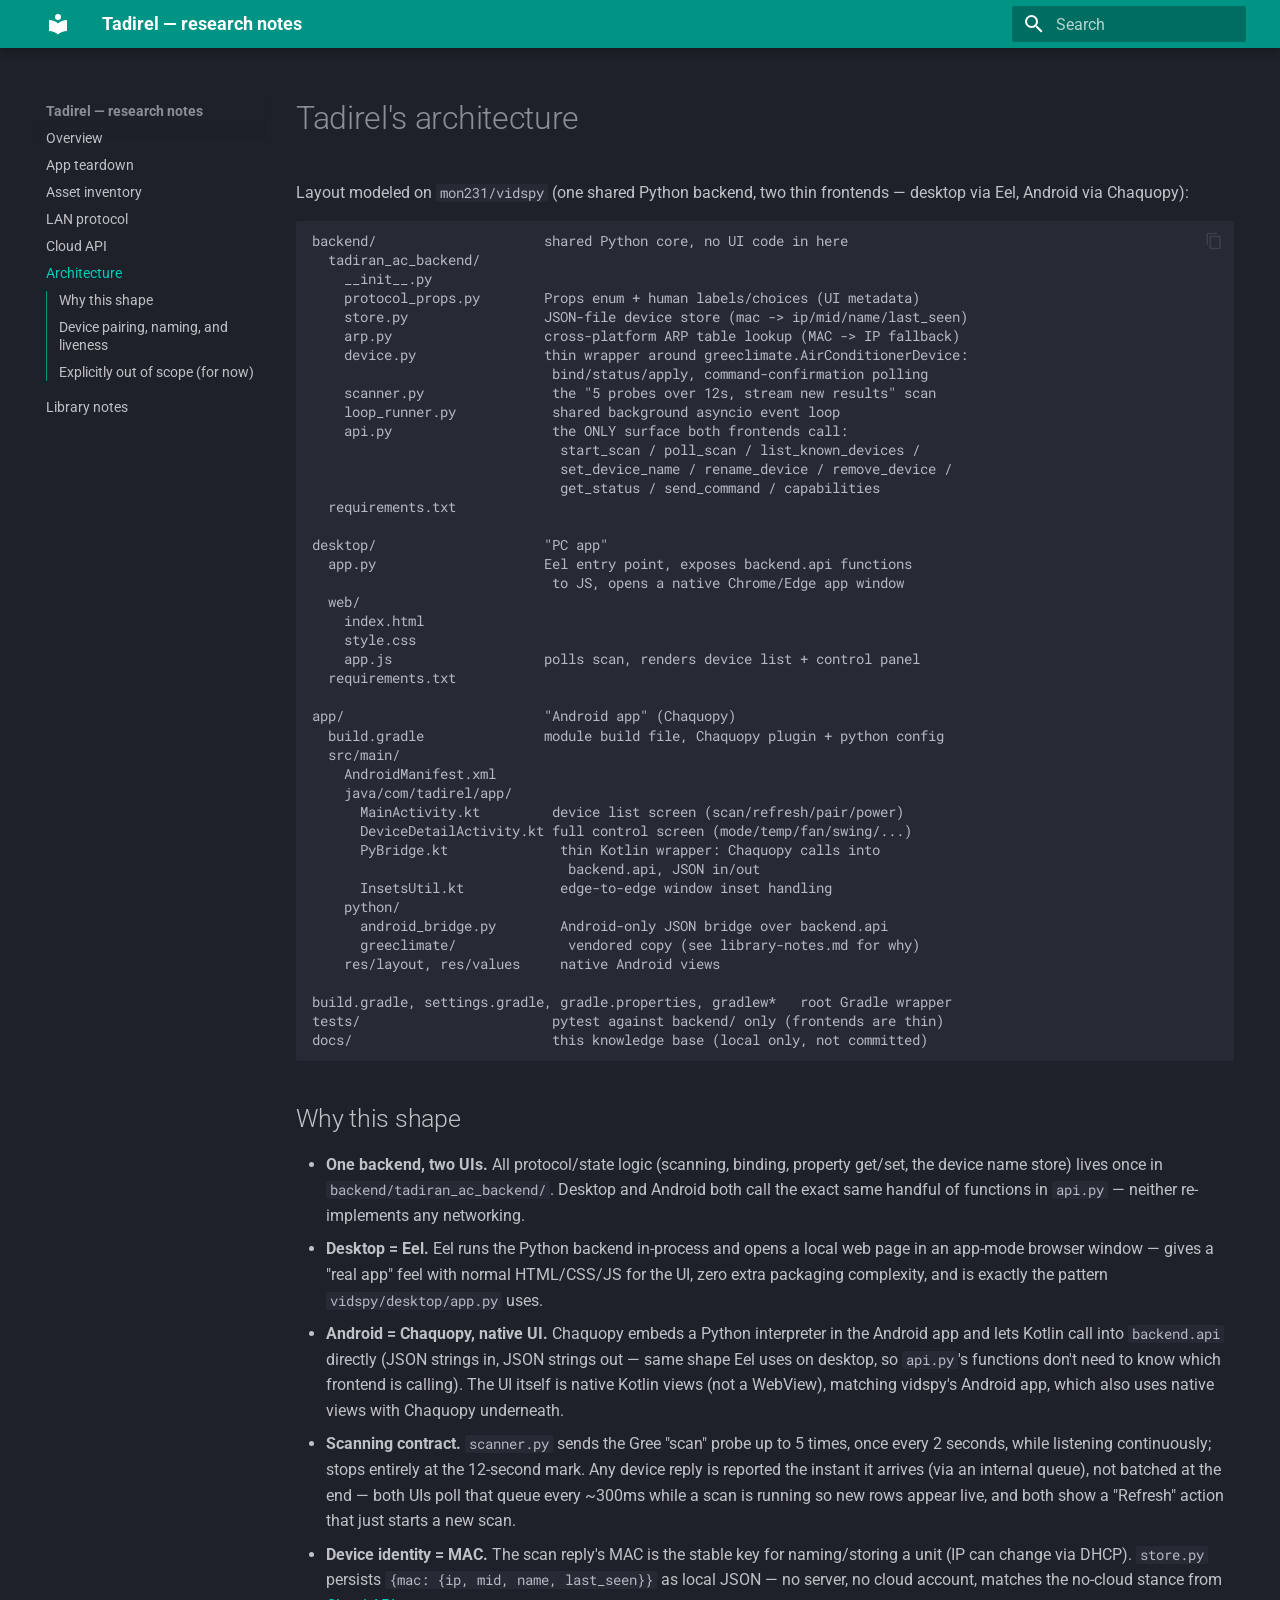
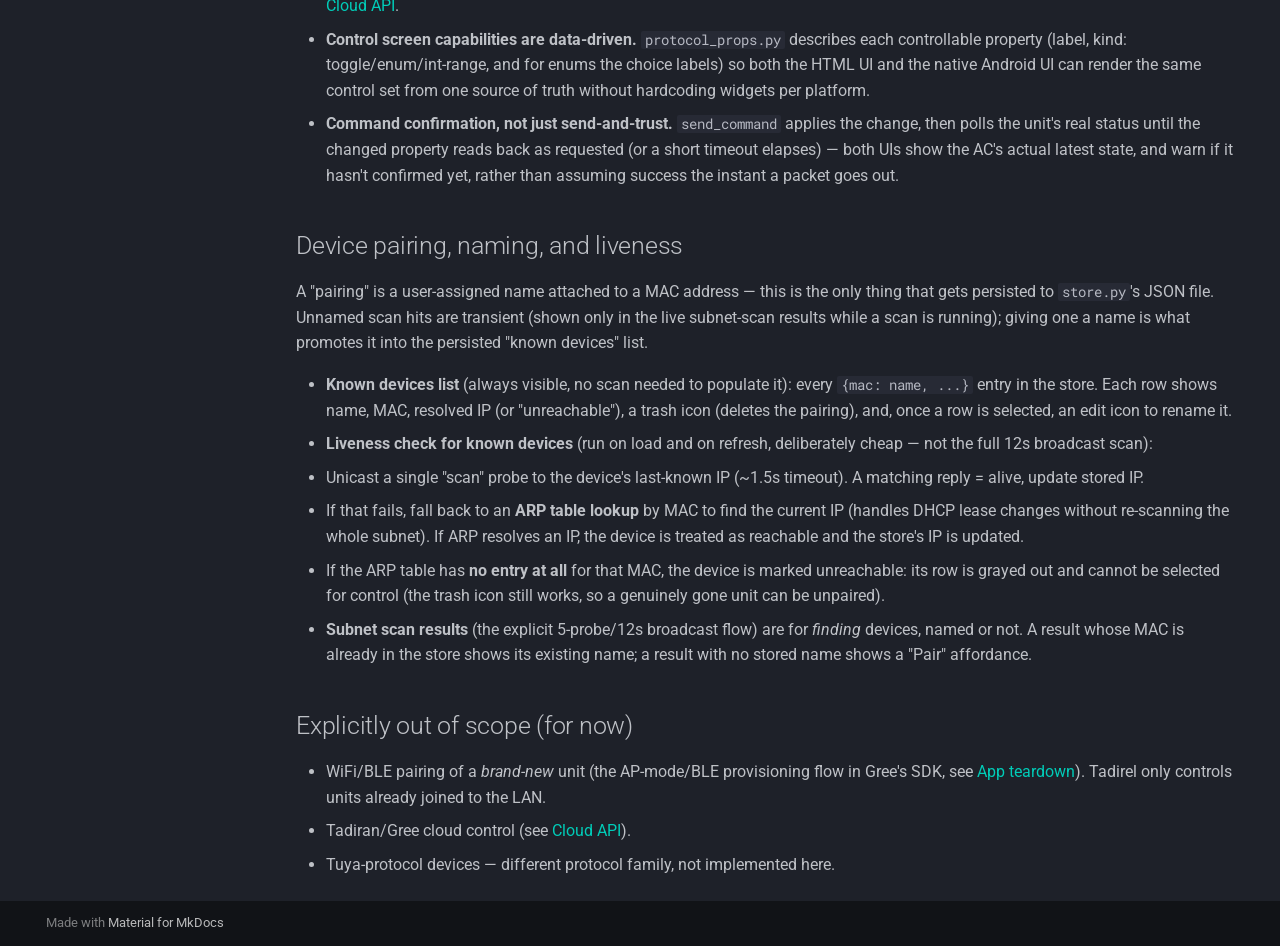
<file: architecture/index.html>
<!doctype html>
<html lang="en" class="no-js">
  <head>
    
      <meta charset="utf-8">
      <meta name="viewport" content="width=device-width,initial-scale=1">
      
        <meta name="description" content="Reverse-engineering notes and protocol reference behind the Tadirel LAN AC controller.">
      
      
      
      
        <link rel="prev" href="../cloud-api/">
      
      
        <link rel="next" href="../library-notes/">
      
      
        
      
      
      <link rel="icon" href="../assets/images/favicon.png">
      <meta name="generator" content="mkdocs-1.6.1, mkdocs-material-9.8.1">
    
    
      
        <title>Architecture - Tadirel — research notes</title>
      
    
    
      <link rel="stylesheet" href="../assets/stylesheets/main.57a0d79d.min.css">
      
        
        <link rel="stylesheet" href="../assets/stylesheets/palette.fb2fffe2.min.css">
      
      


    
    
      
    
    
      
        
        
        <link rel="preconnect" href="https://fonts.gstatic.com" crossorigin>
        <link rel="stylesheet" href="https://fonts.googleapis.com/css?family=Roboto:300,300i,400,400i,700,700i%7CRoboto+Mono:400,400i,700,700i&display=fallback">
        <style>:root{--md-text-font:"Roboto";--md-code-font:"Roboto Mono"}</style>
      
    
    
    <script>__md_scope=new URL("..",location),__md_hash=e=>[...e].reduce(((e,_)=>(e<<5)-e+_.charCodeAt(0)),0),__md_get=(e,_=localStorage,t=__md_scope)=>JSON.parse(_.getItem(t.pathname+"."+e)),__md_set=(e,_,t=localStorage,a=__md_scope)=>{try{t.setItem(a.pathname+"."+e,JSON.stringify(_))}catch(e){}}</script>
    
      

    
    
  </head>
  
  
    
    
      
    
    
    
    
    <body dir="ltr" data-md-color-scheme="slate" data-md-color-primary="teal" data-md-color-accent="teal">
  
    
    <input class="md-toggle" data-md-toggle="drawer" type="checkbox" id="__drawer" autocomplete="off">
    <input class="md-toggle" data-md-toggle="search" type="checkbox" id="__search" autocomplete="off">
    <label class="md-overlay" for="__drawer"></label>
    <div data-md-component="skip">
      
        
        <a href="#tadirels-architecture" class="md-skip">
          Skip to content
        </a>
      
    </div>
    <div data-md-component="announce">
      
    </div>
    
    
      

  

<header class="md-header md-header--shadow" data-md-component="header">
  <nav class="md-header__inner md-grid" aria-label="Header">
    <a href=".." title="Tadirel — research notes" class="md-header__button md-logo" aria-label="Tadirel — research notes" data-md-component="logo">
      
  
  <svg xmlns="http://www.w3.org/2000/svg" viewBox="0 0 24 24"><path d="M12 8a3 3 0 0 0 3-3 3 3 0 0 0-3-3 3 3 0 0 0-3 3 3 3 0 0 0 3 3m0 3.54C9.64 9.35 6.5 8 3 8v11c3.5 0 6.64 1.35 9 3.54 2.36-2.19 5.5-3.54 9-3.54V8c-3.5 0-6.64 1.35-9 3.54"/></svg>

    </a>
    <label class="md-header__button md-icon" for="__drawer">
      
      <svg xmlns="http://www.w3.org/2000/svg" viewBox="0 0 24 24"><path d="M3 6h18v2H3zm0 5h18v2H3zm0 5h18v2H3z"/></svg>
    </label>
    <div class="md-header__title" data-md-component="header-title">
      <div class="md-header__ellipsis">
        <div class="md-header__topic">
          <span class="md-ellipsis">
            Tadirel — research notes
          </span>
        </div>
        <div class="md-header__topic" data-md-component="header-topic">
          <span class="md-ellipsis">
            
              Architecture
            
          </span>
        </div>
      </div>
    </div>
    
      
        <form class="md-header__option" data-md-component="palette">
  
    
    
    
    <input class="md-option" data-md-color-media="" data-md-color-scheme="slate" data-md-color-primary="teal" data-md-color-accent="teal"  aria-hidden="true"  type="radio" name="__palette" id="__palette_0">
    
  
</form>
      
    
    
      <script>var palette=__md_get("__palette");if(palette&&palette.color){if("(prefers-color-scheme)"===palette.color.media){var media=matchMedia("(prefers-color-scheme: light)"),input=document.querySelector(media.matches?"[data-md-color-media='(prefers-color-scheme: light)']":"[data-md-color-media='(prefers-color-scheme: dark)']");palette.color.media=input.getAttribute("data-md-color-media"),palette.color.scheme=input.getAttribute("data-md-color-scheme"),palette.color.primary=input.getAttribute("data-md-color-primary"),palette.color.accent=input.getAttribute("data-md-color-accent")}for(var[key,value]of Object.entries(palette.color))document.body.setAttribute("data-md-color-"+key,value)}</script>
    
    
    
      
      
        <label class="md-header__button md-icon" for="__search">
          
          <svg xmlns="http://www.w3.org/2000/svg" viewBox="0 0 24 24"><path d="M9.5 3A6.5 6.5 0 0 1 16 9.5c0 1.61-.59 3.09-1.56 4.23l.27.27h.79l5 5-1.5 1.5-5-5v-.79l-.27-.27A6.52 6.52 0 0 1 9.5 16 6.5 6.5 0 0 1 3 9.5 6.5 6.5 0 0 1 9.5 3m0 2C7 5 5 7 5 9.5S7 14 9.5 14 14 12 14 9.5 12 5 9.5 5"/></svg>
        </label>
        <div class="md-search" data-md-component="search" role="dialog">
  <label class="md-search__overlay" for="__search"></label>
  <div class="md-search__inner" role="search">
    <form class="md-search__form" name="search">
      <input type="text" class="md-search__input" name="query" aria-label="Search" placeholder="Search" autocapitalize="off" autocorrect="off" autocomplete="off" spellcheck="false" data-md-component="search-query" required>
      <label class="md-search__icon md-icon" for="__search">
        
        <svg xmlns="http://www.w3.org/2000/svg" viewBox="0 0 24 24"><path d="M9.5 3A6.5 6.5 0 0 1 16 9.5c0 1.61-.59 3.09-1.56 4.23l.27.27h.79l5 5-1.5 1.5-5-5v-.79l-.27-.27A6.52 6.52 0 0 1 9.5 16 6.5 6.5 0 0 1 3 9.5 6.5 6.5 0 0 1 9.5 3m0 2C7 5 5 7 5 9.5S7 14 9.5 14 14 12 14 9.5 12 5 9.5 5"/></svg>
        
        <svg xmlns="http://www.w3.org/2000/svg" viewBox="0 0 24 24"><path d="M20 11v2H8l5.5 5.5-1.42 1.42L4.16 12l7.92-7.92L13.5 5.5 8 11z"/></svg>
      </label>
      <nav class="md-search__options" aria-label="Search">
        
        <button type="reset" class="md-search__icon md-icon" title="Clear" aria-label="Clear" tabindex="-1">
          
          <svg xmlns="http://www.w3.org/2000/svg" viewBox="0 0 24 24"><path d="M19 6.41 17.59 5 12 10.59 6.41 5 5 6.41 10.59 12 5 17.59 6.41 19 12 13.41 17.59 19 19 17.59 13.41 12z"/></svg>
        </button>
      </nav>
      
    </form>
    <div class="md-search__output">
      <div class="md-search__scrollwrap" tabindex="0" data-md-scrollfix>
        <div class="md-search-result" data-md-component="search-result">
          <div class="md-search-result__meta">
            Initializing search
          </div>
          <ol class="md-search-result__list" role="presentation"></ol>
        </div>
      </div>
    </div>
  </div>
</div>
      
    
    
  </nav>
  
</header>
    
    <div class="md-container" data-md-component="container">
      
      
        
          
        
      
      <main class="md-main" data-md-component="main">
        <div class="md-main__inner md-grid">
          
            
              
              <div class="md-sidebar md-sidebar--primary" data-md-component="sidebar" data-md-type="navigation" >
                <div class="md-sidebar__scrollwrap">
                  <div class="md-sidebar__inner">
                    



  

<nav class="md-nav md-nav--primary md-nav--integrated" aria-label="Navigation" data-md-level="0">
  <label class="md-nav__title" for="__drawer">
    <a href=".." title="Tadirel — research notes" class="md-nav__button md-logo" aria-label="Tadirel — research notes" data-md-component="logo">
      
  
  <svg xmlns="http://www.w3.org/2000/svg" viewBox="0 0 24 24"><path d="M12 8a3 3 0 0 0 3-3 3 3 0 0 0-3-3 3 3 0 0 0-3 3 3 3 0 0 0 3 3m0 3.54C9.64 9.35 6.5 8 3 8v11c3.5 0 6.64 1.35 9 3.54 2.36-2.19 5.5-3.54 9-3.54V8c-3.5 0-6.64 1.35-9 3.54"/></svg>

    </a>
    Tadirel — research notes
  </label>
  
  <ul class="md-nav__list" data-md-scrollfix>
    
      
      
  
  
  
  
    <li class="md-nav__item">
      <a href=".." class="md-nav__link">
        
  
  
  <span class="md-ellipsis">
    
  
    Overview
  

    
  </span>
  
  

      </a>
    </li>
  

    
      
      
  
  
  
  
    <li class="md-nav__item">
      <a href="../app-teardown/" class="md-nav__link">
        
  
  
  <span class="md-ellipsis">
    
  
    App teardown
  

    
  </span>
  
  

      </a>
    </li>
  

    
      
      
  
  
  
  
    <li class="md-nav__item">
      <a href="../asset-inventory/" class="md-nav__link">
        
  
  
  <span class="md-ellipsis">
    
  
    Asset inventory
  

    
  </span>
  
  

      </a>
    </li>
  

    
      
      
  
  
  
  
    <li class="md-nav__item">
      <a href="../lan-protocol/" class="md-nav__link">
        
  
  
  <span class="md-ellipsis">
    
  
    LAN protocol
  

    
  </span>
  
  

      </a>
    </li>
  

    
      
      
  
  
  
  
    <li class="md-nav__item">
      <a href="../cloud-api/" class="md-nav__link">
        
  
  
  <span class="md-ellipsis">
    
  
    Cloud API
  

    
  </span>
  
  

      </a>
    </li>
  

    
      
      
  
  
    
  
  
  
    <li class="md-nav__item md-nav__item--active">
      
      <input class="md-nav__toggle md-toggle" type="checkbox" id="__toc">
      
      
        
      
      
        <label class="md-nav__link md-nav__link--active" for="__toc">
          
  
  
  <span class="md-ellipsis">
    
  
    Architecture
  

    
  </span>
  
  

          <span class="md-nav__icon md-icon"></span>
        </label>
      
      <a href="./" class="md-nav__link md-nav__link--active">
        
  
  
  <span class="md-ellipsis">
    
  
    Architecture
  

    
  </span>
  
  

      </a>
      
        

<nav class="md-nav md-nav--secondary" aria-label="Table of contents">
  
  
  
    
  
  
    <label class="md-nav__title" for="__toc">
      <span class="md-nav__icon md-icon"></span>
      Table of contents
    </label>
    <ul class="md-nav__list" data-md-component="toc" data-md-scrollfix>
      
        <li class="md-nav__item">
  <a href="#why-this-shape" class="md-nav__link">
    <span class="md-ellipsis">
      
        Why this shape
      
    </span>
  </a>
  
</li>
      
        <li class="md-nav__item">
  <a href="#device-pairing-naming-and-liveness" class="md-nav__link">
    <span class="md-ellipsis">
      
        Device pairing, naming, and liveness
      
    </span>
  </a>
  
</li>
      
        <li class="md-nav__item">
  <a href="#explicitly-out-of-scope-for-now" class="md-nav__link">
    <span class="md-ellipsis">
      
        Explicitly out of scope (for now)
      
    </span>
  </a>
  
</li>
      
    </ul>
  
</nav>
      
    </li>
  

    
      
      
  
  
  
  
    <li class="md-nav__item">
      <a href="../library-notes/" class="md-nav__link">
        
  
  
  <span class="md-ellipsis">
    
  
    Library notes
  

    
  </span>
  
  

      </a>
    </li>
  

    
  </ul>
</nav>
                  </div>
                </div>
              </div>
            
            
          
          
            <div class="md-content" data-md-component="content">
              
              <article class="md-content__inner md-typeset">
                
                  



<h1 id="tadirels-architecture">Tadirel's architecture</h1>
<p>Layout modeled on <code>mon231/vidspy</code> (one shared Python backend, two thin
frontends — desktop via Eel, Android via Chaquopy):</p>
<div class="highlight"><pre><span></span><code>backend/                     shared Python core, no UI code in here
  tadiran_ac_backend/
    __init__.py
    protocol_props.py        Props enum + human labels/choices (UI metadata)
    store.py                 JSON-file device store (mac -&gt; ip/mid/name/last_seen)
    arp.py                   cross-platform ARP table lookup (MAC -&gt; IP fallback)
    device.py                thin wrapper around greeclimate.AirConditionerDevice:
                              bind/status/apply, command-confirmation polling
    scanner.py                the "5 probes over 12s, stream new results" scan
    loop_runner.py            shared background asyncio event loop
    api.py                    the ONLY surface both frontends call:
                               start_scan / poll_scan / list_known_devices /
                               set_device_name / rename_device / remove_device /
                               get_status / send_command / capabilities
  requirements.txt

desktop/                     "PC app"
  app.py                     Eel entry point, exposes backend.api functions
                              to JS, opens a native Chrome/Edge app window
  web/
    index.html
    style.css
    app.js                   polls scan, renders device list + control panel
  requirements.txt

app/                         "Android app" (Chaquopy)
  build.gradle               module build file, Chaquopy plugin + python config
  src/main/
    AndroidManifest.xml
    java/com/tadirel/app/
      MainActivity.kt         device list screen (scan/refresh/pair/power)
      DeviceDetailActivity.kt full control screen (mode/temp/fan/swing/...)
      PyBridge.kt              thin Kotlin wrapper: Chaquopy calls into
                                backend.api, JSON in/out
      InsetsUtil.kt            edge-to-edge window inset handling
    python/
      android_bridge.py        Android-only JSON bridge over backend.api
      greeclimate/              vendored copy (see library-notes.md for why)
    res/layout, res/values     native Android views

build.gradle, settings.gradle, gradle.properties, gradlew*   root Gradle wrapper
tests/                        pytest against backend/ only (frontends are thin)
docs/                         this knowledge base (local only, not committed)
</code></pre></div>
<h2 id="why-this-shape">Why this shape</h2>
<ul>
<li><strong>One backend, two UIs.</strong> All protocol/state logic (scanning, binding,
  property get/set, the device name store) lives once in
  <code>backend/tadiran_ac_backend/</code>. Desktop and Android both call the exact
  same handful of functions in <code>api.py</code> — neither re-implements any
  networking.</li>
<li><strong>Desktop = Eel.</strong> Eel runs the Python backend in-process and opens a
  local web page in an app-mode browser window — gives a "real app" feel
  with normal HTML/CSS/JS for the UI, zero extra packaging complexity, and
  is exactly the pattern <code>vidspy/desktop/app.py</code> uses.</li>
<li><strong>Android = Chaquopy, native UI.</strong> Chaquopy embeds a Python interpreter
  in the Android app and lets Kotlin call into <code>backend.api</code> directly
  (JSON strings in, JSON strings out — same shape Eel uses on desktop, so
  <code>api.py</code>'s functions don't need to know which frontend is calling). The
  UI itself is native Kotlin views (not a WebView), matching vidspy's
  Android app, which also uses native views with Chaquopy underneath.</li>
<li><strong>Scanning contract.</strong> <code>scanner.py</code> sends the Gree "scan" probe up to 5
  times, once every 2 seconds, while listening continuously; stops
  entirely at the 12-second mark. Any device reply is reported the
  instant it arrives (via an internal queue), not batched at the end —
  both UIs poll that queue every ~300ms while a scan is running so new
  rows appear live, and both show a "Refresh" action that just starts a
  new scan.</li>
<li><strong>Device identity = MAC.</strong> The scan reply's MAC is the stable key for
  naming/storing a unit (IP can change via DHCP). <code>store.py</code> persists
  <code>{mac: {ip, mid, name, last_seen}}</code> as local JSON — no server, no cloud
  account, matches the no-cloud stance from <a href="../cloud-api/">Cloud API</a>.</li>
<li><strong>Control screen capabilities are data-driven.</strong> <code>protocol_props.py</code>
  describes each controllable property (label, kind: toggle/enum/int-range,
  and for enums the choice labels) so both the HTML UI and the native
  Android UI can render the same control set from one source of truth
  without hardcoding widgets per platform.</li>
<li><strong>Command confirmation, not just send-and-trust.</strong> <code>send_command</code>
  applies the change, then polls the unit's real status until the changed
  property reads back as requested (or a short timeout elapses) — both
  UIs show the AC's actual latest state, and warn if it hasn't confirmed
  yet, rather than assuming success the instant a packet goes out.</li>
</ul>
<h2 id="device-pairing-naming-and-liveness">Device pairing, naming, and liveness</h2>
<p>A "pairing" is a user-assigned name attached to a MAC address — this is
the only thing that gets persisted to <code>store.py</code>'s JSON file. Unnamed scan
hits are transient (shown only in the live subnet-scan results while a
scan is running); giving one a name is what promotes it into the
persisted "known devices" list.</p>
<ul>
<li><strong>Known devices list</strong> (always visible, no scan needed to populate it):
  every <code>{mac: name, ...}</code> entry in the store. Each row shows name, MAC,
  resolved IP (or "unreachable"), a trash icon (deletes the pairing), and,
  once a row is selected, an edit icon to rename it.</li>
<li><strong>Liveness check for known devices</strong> (run on load and on refresh,
  deliberately cheap — not the full 12s broadcast scan):</li>
<li>Unicast a single "scan" probe to the device's last-known IP
     (~1.5s timeout). A matching reply = alive, update stored IP.</li>
<li>If that fails, fall back to an <strong>ARP table lookup</strong> by MAC to find
     the current IP (handles DHCP lease changes without re-scanning the
     whole subnet). If ARP resolves an IP, the device is treated as
     reachable and the store's IP is updated.</li>
<li>If the ARP table has <strong>no entry at all</strong> for that MAC, the device is
     marked unreachable: its row is grayed out and cannot be selected for
     control (the trash icon still works, so a genuinely gone unit can be
     unpaired).</li>
<li><strong>Subnet scan results</strong> (the explicit 5-probe/12s broadcast flow) are
  for <em>finding</em> devices, named or not. A result whose MAC is already in
  the store shows its existing name; a result with no stored name shows a
  "Pair" affordance.</li>
</ul>
<h2 id="explicitly-out-of-scope-for-now">Explicitly out of scope (for now)</h2>
<ul>
<li>WiFi/BLE pairing of a <em>brand-new</em> unit (the AP-mode/BLE provisioning
  flow in Gree's SDK, see <a href="../app-teardown/">App teardown</a>). Tadirel only
  controls units already joined to the LAN.</li>
<li>Tadiran/Gree cloud control (see <a href="../cloud-api/">Cloud API</a>).</li>
<li>Tuya-protocol devices — different protocol family, not implemented
  here.</li>
</ul>












                
              </article>
            </div>
          
          
<script>var target=document.getElementById(location.hash.slice(1));target&&target.name&&(target.checked=target.name.startsWith("__tabbed_"))</script>
        </div>
        
      </main>
      
        <footer class="md-footer">
  
  <div class="md-footer-meta md-typeset">
    <div class="md-footer-meta__inner md-grid">
      <div class="md-copyright">
  
  
    Made with
    <a href="https://squidfunk.github.io/mkdocs-material/" target="_blank" rel="noopener">
      Material for MkDocs
    </a>
  
</div>
      
    </div>
  </div>
</footer>
      
    </div>
    <div class="md-dialog" data-md-component="dialog">
      <div class="md-dialog__inner md-typeset"></div>
    </div>
    
    
    
      
      
      <script id="__config" type="application/json">{"annotate": null, "base": "..", "features": ["navigation.sections", "navigation.expand", "content.code.copy", "content.code.annotate", "toc.integrate"], "search": "../assets/javascripts/workers/search.a7633da7.min.js", "tags": null, "translations": {"clipboard.copied": "Copied to clipboard", "clipboard.copy": "Copy to clipboard", "search.result.more.one": "1 more on this page", "search.result.more.other": "# more on this page", "search.result.none": "No matching documents", "search.result.one": "1 matching document", "search.result.other": "# matching documents", "search.result.placeholder": "Type to start searching", "search.result.term.missing": "Missing", "select.version": "Select version"}, "version": null}</script>
    
    
      <script src="../assets/javascripts/bundle.a5f9d56c.min.js"></script>
      
    
  </body>
</html>
</file>
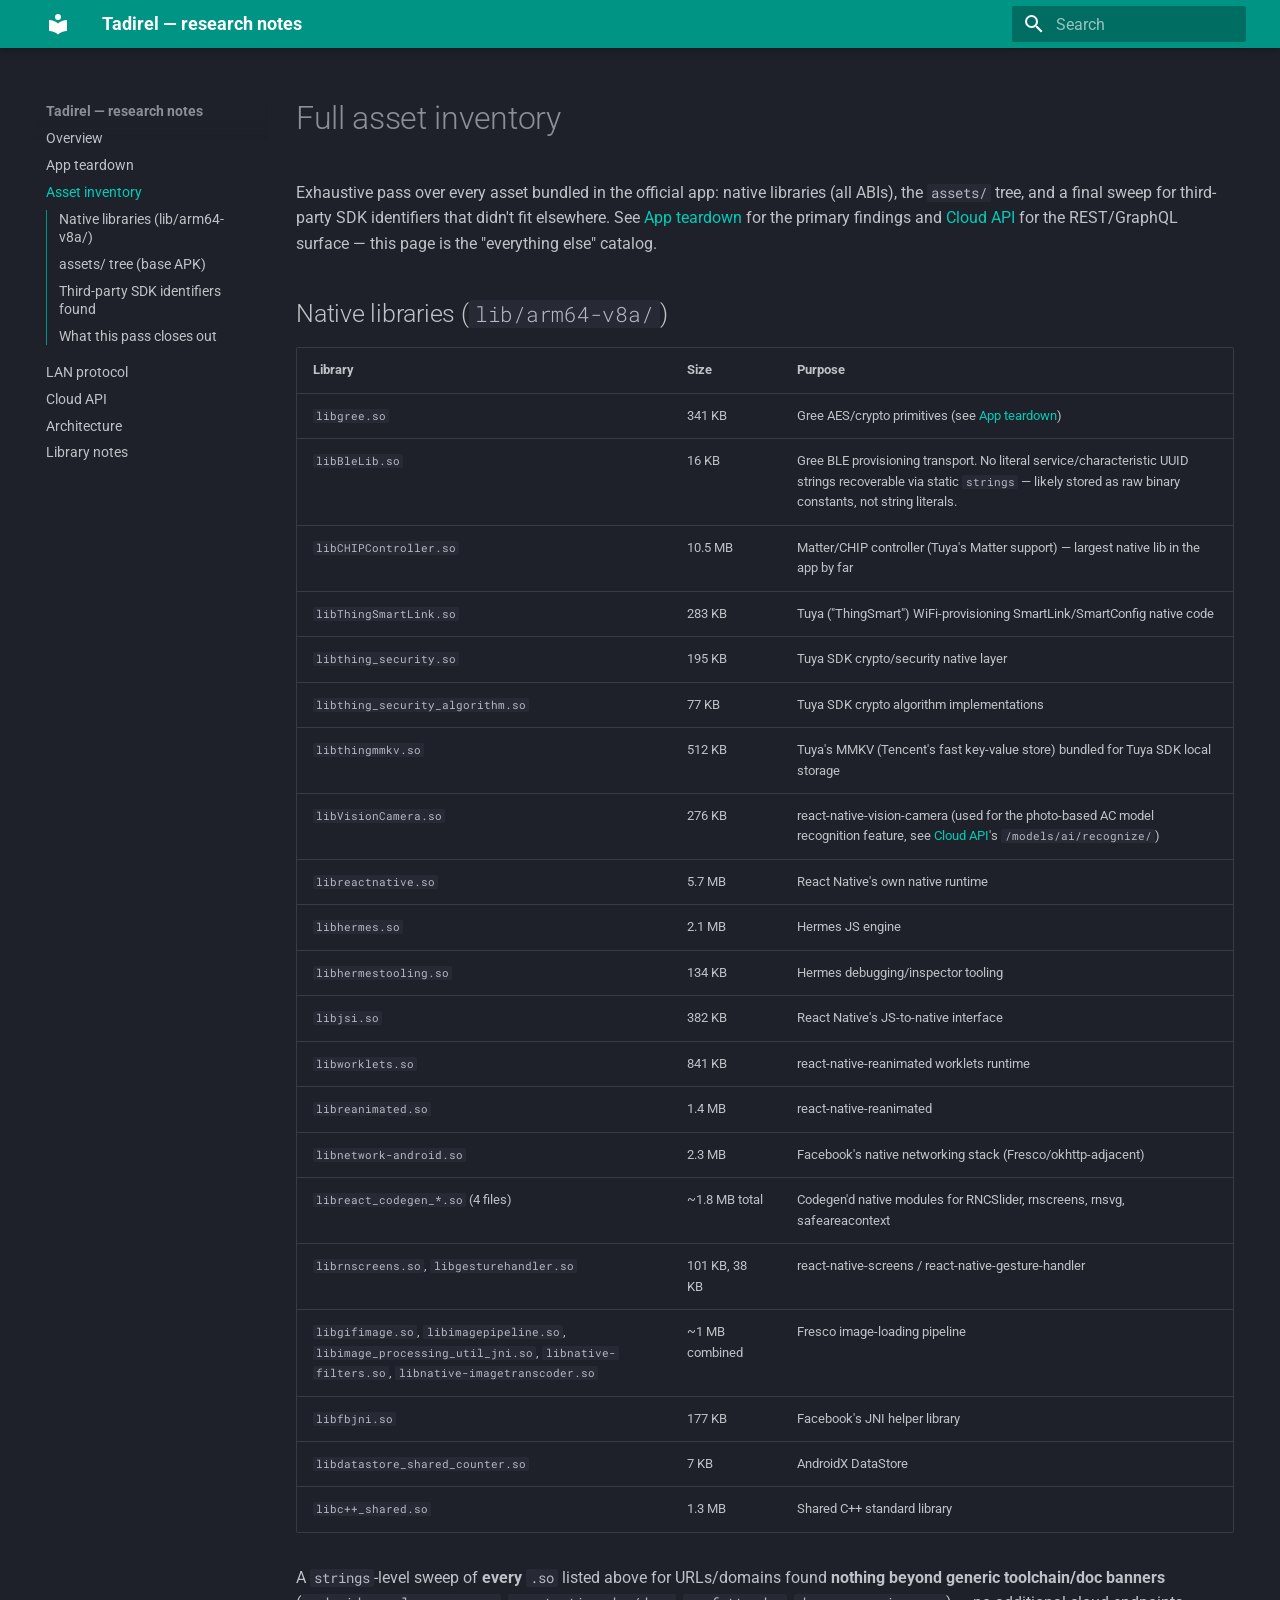
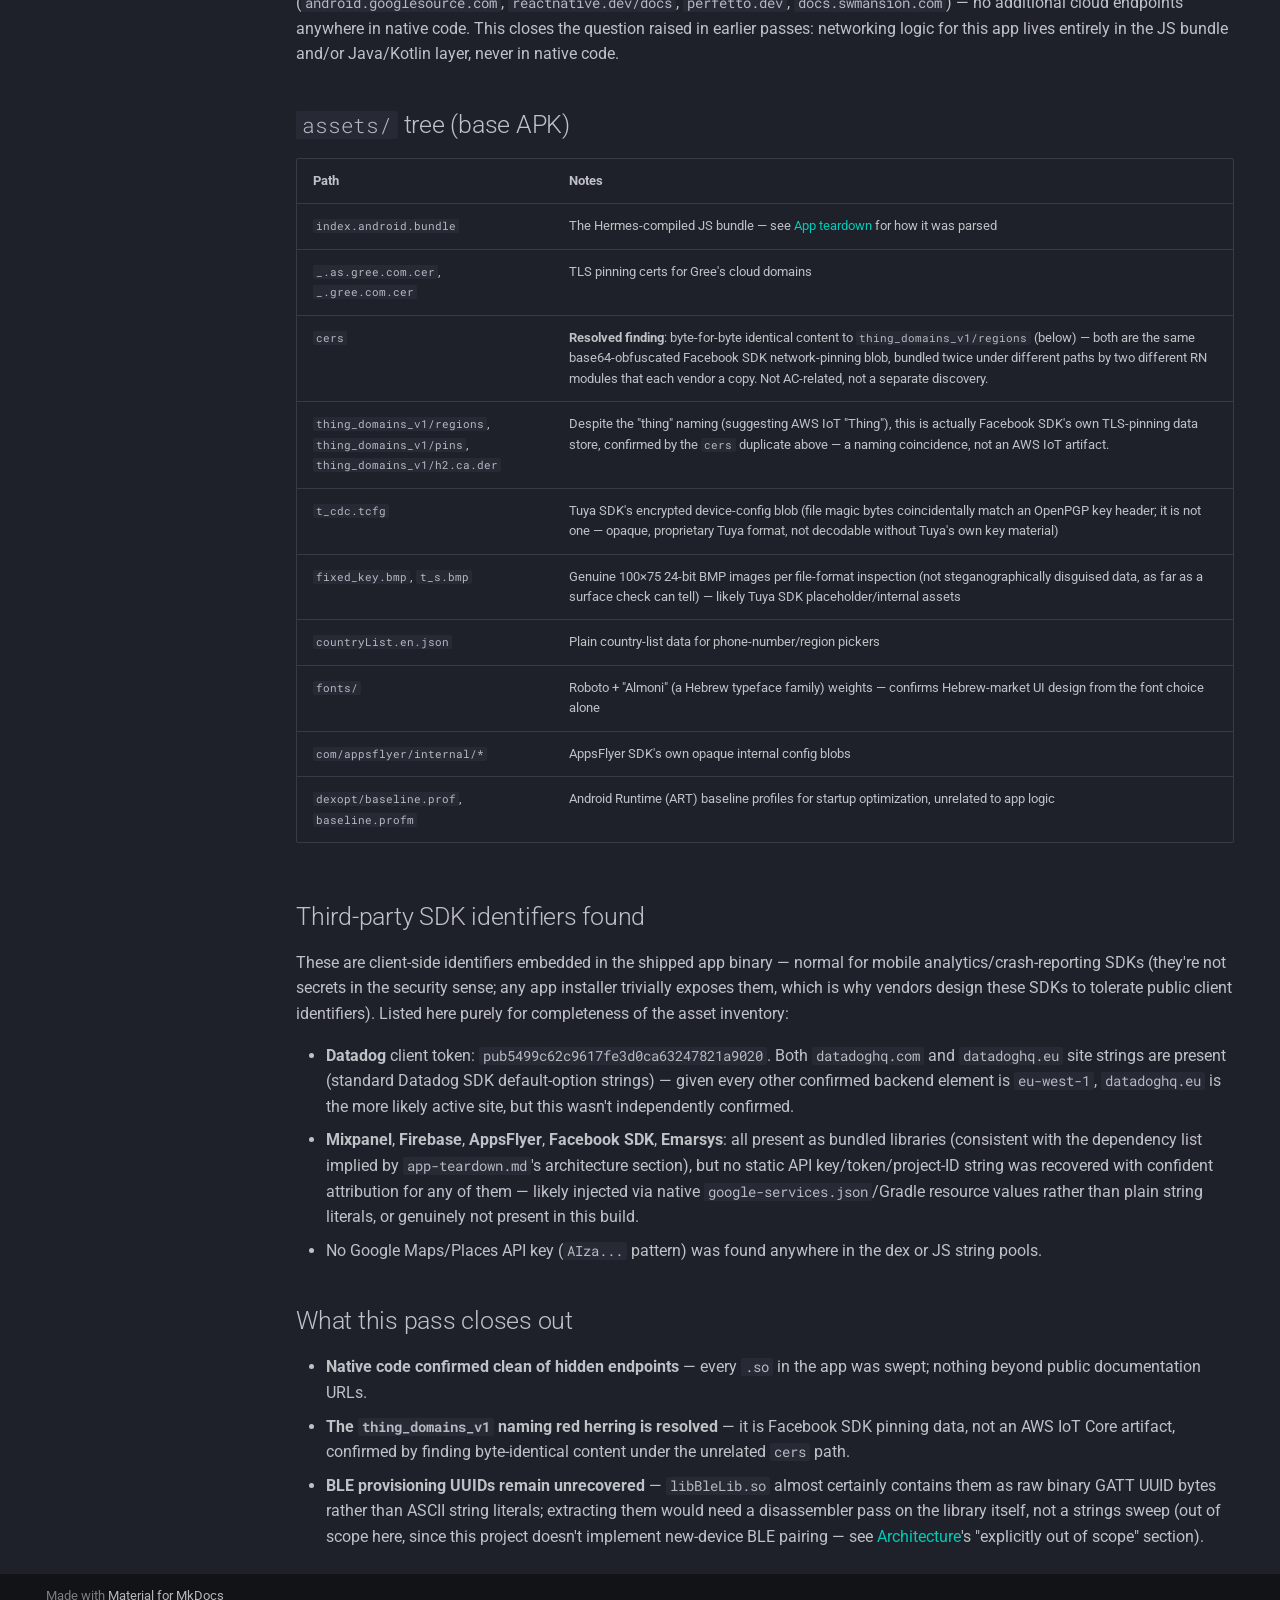
<file: asset-inventory/index.html>
<!doctype html>
<html lang="en" class="no-js">
  <head>
    
      <meta charset="utf-8">
      <meta name="viewport" content="width=device-width,initial-scale=1">
      
        <meta name="description" content="Reverse-engineering notes and protocol reference behind the Tadirel LAN AC controller.">
      
      
      
      
        <link rel="prev" href="../app-teardown/">
      
      
        <link rel="next" href="../lan-protocol/">
      
      
        
      
      
      <link rel="icon" href="../assets/images/favicon.png">
      <meta name="generator" content="mkdocs-1.6.1, mkdocs-material-9.8.1">
    
    
      
        <title>Asset inventory - Tadirel — research notes</title>
      
    
    
      <link rel="stylesheet" href="../assets/stylesheets/main.57a0d79d.min.css">
      
        
        <link rel="stylesheet" href="../assets/stylesheets/palette.fb2fffe2.min.css">
      
      


    
    
      
    
    
      
        
        
        <link rel="preconnect" href="https://fonts.gstatic.com" crossorigin>
        <link rel="stylesheet" href="https://fonts.googleapis.com/css?family=Roboto:300,300i,400,400i,700,700i%7CRoboto+Mono:400,400i,700,700i&display=fallback">
        <style>:root{--md-text-font:"Roboto";--md-code-font:"Roboto Mono"}</style>
      
    
    
    <script>__md_scope=new URL("..",location),__md_hash=e=>[...e].reduce(((e,_)=>(e<<5)-e+_.charCodeAt(0)),0),__md_get=(e,_=localStorage,t=__md_scope)=>JSON.parse(_.getItem(t.pathname+"."+e)),__md_set=(e,_,t=localStorage,a=__md_scope)=>{try{t.setItem(a.pathname+"."+e,JSON.stringify(_))}catch(e){}}</script>
    
      

    
    
  </head>
  
  
    
    
      
    
    
    
    
    <body dir="ltr" data-md-color-scheme="slate" data-md-color-primary="teal" data-md-color-accent="teal">
  
    
    <input class="md-toggle" data-md-toggle="drawer" type="checkbox" id="__drawer" autocomplete="off">
    <input class="md-toggle" data-md-toggle="search" type="checkbox" id="__search" autocomplete="off">
    <label class="md-overlay" for="__drawer"></label>
    <div data-md-component="skip">
      
        
        <a href="#full-asset-inventory" class="md-skip">
          Skip to content
        </a>
      
    </div>
    <div data-md-component="announce">
      
    </div>
    
    
      

  

<header class="md-header md-header--shadow" data-md-component="header">
  <nav class="md-header__inner md-grid" aria-label="Header">
    <a href=".." title="Tadirel — research notes" class="md-header__button md-logo" aria-label="Tadirel — research notes" data-md-component="logo">
      
  
  <svg xmlns="http://www.w3.org/2000/svg" viewBox="0 0 24 24"><path d="M12 8a3 3 0 0 0 3-3 3 3 0 0 0-3-3 3 3 0 0 0-3 3 3 3 0 0 0 3 3m0 3.54C9.64 9.35 6.5 8 3 8v11c3.5 0 6.64 1.35 9 3.54 2.36-2.19 5.5-3.54 9-3.54V8c-3.5 0-6.64 1.35-9 3.54"/></svg>

    </a>
    <label class="md-header__button md-icon" for="__drawer">
      
      <svg xmlns="http://www.w3.org/2000/svg" viewBox="0 0 24 24"><path d="M3 6h18v2H3zm0 5h18v2H3zm0 5h18v2H3z"/></svg>
    </label>
    <div class="md-header__title" data-md-component="header-title">
      <div class="md-header__ellipsis">
        <div class="md-header__topic">
          <span class="md-ellipsis">
            Tadirel — research notes
          </span>
        </div>
        <div class="md-header__topic" data-md-component="header-topic">
          <span class="md-ellipsis">
            
              Asset inventory
            
          </span>
        </div>
      </div>
    </div>
    
      
        <form class="md-header__option" data-md-component="palette">
  
    
    
    
    <input class="md-option" data-md-color-media="" data-md-color-scheme="slate" data-md-color-primary="teal" data-md-color-accent="teal"  aria-hidden="true"  type="radio" name="__palette" id="__palette_0">
    
  
</form>
      
    
    
      <script>var palette=__md_get("__palette");if(palette&&palette.color){if("(prefers-color-scheme)"===palette.color.media){var media=matchMedia("(prefers-color-scheme: light)"),input=document.querySelector(media.matches?"[data-md-color-media='(prefers-color-scheme: light)']":"[data-md-color-media='(prefers-color-scheme: dark)']");palette.color.media=input.getAttribute("data-md-color-media"),palette.color.scheme=input.getAttribute("data-md-color-scheme"),palette.color.primary=input.getAttribute("data-md-color-primary"),palette.color.accent=input.getAttribute("data-md-color-accent")}for(var[key,value]of Object.entries(palette.color))document.body.setAttribute("data-md-color-"+key,value)}</script>
    
    
    
      
      
        <label class="md-header__button md-icon" for="__search">
          
          <svg xmlns="http://www.w3.org/2000/svg" viewBox="0 0 24 24"><path d="M9.5 3A6.5 6.5 0 0 1 16 9.5c0 1.61-.59 3.09-1.56 4.23l.27.27h.79l5 5-1.5 1.5-5-5v-.79l-.27-.27A6.52 6.52 0 0 1 9.5 16 6.5 6.5 0 0 1 3 9.5 6.5 6.5 0 0 1 9.5 3m0 2C7 5 5 7 5 9.5S7 14 9.5 14 14 12 14 9.5 12 5 9.5 5"/></svg>
        </label>
        <div class="md-search" data-md-component="search" role="dialog">
  <label class="md-search__overlay" for="__search"></label>
  <div class="md-search__inner" role="search">
    <form class="md-search__form" name="search">
      <input type="text" class="md-search__input" name="query" aria-label="Search" placeholder="Search" autocapitalize="off" autocorrect="off" autocomplete="off" spellcheck="false" data-md-component="search-query" required>
      <label class="md-search__icon md-icon" for="__search">
        
        <svg xmlns="http://www.w3.org/2000/svg" viewBox="0 0 24 24"><path d="M9.5 3A6.5 6.5 0 0 1 16 9.5c0 1.61-.59 3.09-1.56 4.23l.27.27h.79l5 5-1.5 1.5-5-5v-.79l-.27-.27A6.52 6.52 0 0 1 9.5 16 6.5 6.5 0 0 1 3 9.5 6.5 6.5 0 0 1 9.5 3m0 2C7 5 5 7 5 9.5S7 14 9.5 14 14 12 14 9.5 12 5 9.5 5"/></svg>
        
        <svg xmlns="http://www.w3.org/2000/svg" viewBox="0 0 24 24"><path d="M20 11v2H8l5.5 5.5-1.42 1.42L4.16 12l7.92-7.92L13.5 5.5 8 11z"/></svg>
      </label>
      <nav class="md-search__options" aria-label="Search">
        
        <button type="reset" class="md-search__icon md-icon" title="Clear" aria-label="Clear" tabindex="-1">
          
          <svg xmlns="http://www.w3.org/2000/svg" viewBox="0 0 24 24"><path d="M19 6.41 17.59 5 12 10.59 6.41 5 5 6.41 10.59 12 5 17.59 6.41 19 12 13.41 17.59 19 19 17.59 13.41 12z"/></svg>
        </button>
      </nav>
      
    </form>
    <div class="md-search__output">
      <div class="md-search__scrollwrap" tabindex="0" data-md-scrollfix>
        <div class="md-search-result" data-md-component="search-result">
          <div class="md-search-result__meta">
            Initializing search
          </div>
          <ol class="md-search-result__list" role="presentation"></ol>
        </div>
      </div>
    </div>
  </div>
</div>
      
    
    
  </nav>
  
</header>
    
    <div class="md-container" data-md-component="container">
      
      
        
          
        
      
      <main class="md-main" data-md-component="main">
        <div class="md-main__inner md-grid">
          
            
              
              <div class="md-sidebar md-sidebar--primary" data-md-component="sidebar" data-md-type="navigation" >
                <div class="md-sidebar__scrollwrap">
                  <div class="md-sidebar__inner">
                    



  

<nav class="md-nav md-nav--primary md-nav--integrated" aria-label="Navigation" data-md-level="0">
  <label class="md-nav__title" for="__drawer">
    <a href=".." title="Tadirel — research notes" class="md-nav__button md-logo" aria-label="Tadirel — research notes" data-md-component="logo">
      
  
  <svg xmlns="http://www.w3.org/2000/svg" viewBox="0 0 24 24"><path d="M12 8a3 3 0 0 0 3-3 3 3 0 0 0-3-3 3 3 0 0 0-3 3 3 3 0 0 0 3 3m0 3.54C9.64 9.35 6.5 8 3 8v11c3.5 0 6.64 1.35 9 3.54 2.36-2.19 5.5-3.54 9-3.54V8c-3.5 0-6.64 1.35-9 3.54"/></svg>

    </a>
    Tadirel — research notes
  </label>
  
  <ul class="md-nav__list" data-md-scrollfix>
    
      
      
  
  
  
  
    <li class="md-nav__item">
      <a href=".." class="md-nav__link">
        
  
  
  <span class="md-ellipsis">
    
  
    Overview
  

    
  </span>
  
  

      </a>
    </li>
  

    
      
      
  
  
  
  
    <li class="md-nav__item">
      <a href="../app-teardown/" class="md-nav__link">
        
  
  
  <span class="md-ellipsis">
    
  
    App teardown
  

    
  </span>
  
  

      </a>
    </li>
  

    
      
      
  
  
    
  
  
  
    <li class="md-nav__item md-nav__item--active">
      
      <input class="md-nav__toggle md-toggle" type="checkbox" id="__toc">
      
      
        
      
      
        <label class="md-nav__link md-nav__link--active" for="__toc">
          
  
  
  <span class="md-ellipsis">
    
  
    Asset inventory
  

    
  </span>
  
  

          <span class="md-nav__icon md-icon"></span>
        </label>
      
      <a href="./" class="md-nav__link md-nav__link--active">
        
  
  
  <span class="md-ellipsis">
    
  
    Asset inventory
  

    
  </span>
  
  

      </a>
      
        

<nav class="md-nav md-nav--secondary" aria-label="Table of contents">
  
  
  
    
  
  
    <label class="md-nav__title" for="__toc">
      <span class="md-nav__icon md-icon"></span>
      Table of contents
    </label>
    <ul class="md-nav__list" data-md-component="toc" data-md-scrollfix>
      
        <li class="md-nav__item">
  <a href="#native-libraries-libarm64-v8a" class="md-nav__link">
    <span class="md-ellipsis">
      
        Native libraries (lib/arm64-v8a/)
      
    </span>
  </a>
  
</li>
      
        <li class="md-nav__item">
  <a href="#assets-tree-base-apk" class="md-nav__link">
    <span class="md-ellipsis">
      
        assets/ tree (base APK)
      
    </span>
  </a>
  
</li>
      
        <li class="md-nav__item">
  <a href="#third-party-sdk-identifiers-found" class="md-nav__link">
    <span class="md-ellipsis">
      
        Third-party SDK identifiers found
      
    </span>
  </a>
  
</li>
      
        <li class="md-nav__item">
  <a href="#what-this-pass-closes-out" class="md-nav__link">
    <span class="md-ellipsis">
      
        What this pass closes out
      
    </span>
  </a>
  
</li>
      
    </ul>
  
</nav>
      
    </li>
  

    
      
      
  
  
  
  
    <li class="md-nav__item">
      <a href="../lan-protocol/" class="md-nav__link">
        
  
  
  <span class="md-ellipsis">
    
  
    LAN protocol
  

    
  </span>
  
  

      </a>
    </li>
  

    
      
      
  
  
  
  
    <li class="md-nav__item">
      <a href="../cloud-api/" class="md-nav__link">
        
  
  
  <span class="md-ellipsis">
    
  
    Cloud API
  

    
  </span>
  
  

      </a>
    </li>
  

    
      
      
  
  
  
  
    <li class="md-nav__item">
      <a href="../architecture/" class="md-nav__link">
        
  
  
  <span class="md-ellipsis">
    
  
    Architecture
  

    
  </span>
  
  

      </a>
    </li>
  

    
      
      
  
  
  
  
    <li class="md-nav__item">
      <a href="../library-notes/" class="md-nav__link">
        
  
  
  <span class="md-ellipsis">
    
  
    Library notes
  

    
  </span>
  
  

      </a>
    </li>
  

    
  </ul>
</nav>
                  </div>
                </div>
              </div>
            
            
          
          
            <div class="md-content" data-md-component="content">
              
              <article class="md-content__inner md-typeset">
                
                  



<h1 id="full-asset-inventory">Full asset inventory</h1>
<p>Exhaustive pass over every asset bundled in the official app: native
libraries (all ABIs), the <code>assets/</code> tree, and a final sweep for
third-party SDK identifiers that didn't fit elsewhere. See
<a href="../app-teardown/">App teardown</a> for the primary findings and
<a href="../cloud-api/">Cloud API</a> for the REST/GraphQL surface — this page is the
"everything else" catalog.</p>
<h2 id="native-libraries-libarm64-v8a">Native libraries (<code>lib/arm64-v8a/</code>)</h2>
<table>
<thead>
<tr>
<th>Library</th>
<th>Size</th>
<th>Purpose</th>
</tr>
</thead>
<tbody>
<tr>
<td><code>libgree.so</code></td>
<td>341 KB</td>
<td>Gree AES/crypto primitives (see <a href="../app-teardown/">App teardown</a>)</td>
</tr>
<tr>
<td><code>libBleLib.so</code></td>
<td>16 KB</td>
<td>Gree BLE provisioning transport. No literal service/characteristic UUID strings recoverable via static <code>strings</code> — likely stored as raw binary constants, not string literals.</td>
</tr>
<tr>
<td><code>libCHIPController.so</code></td>
<td>10.5 MB</td>
<td>Matter/CHIP controller (Tuya's Matter support) — largest native lib in the app by far</td>
</tr>
<tr>
<td><code>libThingSmartLink.so</code></td>
<td>283 KB</td>
<td>Tuya ("ThingSmart") WiFi-provisioning SmartLink/SmartConfig native code</td>
</tr>
<tr>
<td><code>libthing_security.so</code></td>
<td>195 KB</td>
<td>Tuya SDK crypto/security native layer</td>
</tr>
<tr>
<td><code>libthing_security_algorithm.so</code></td>
<td>77 KB</td>
<td>Tuya SDK crypto algorithm implementations</td>
</tr>
<tr>
<td><code>libthingmmkv.so</code></td>
<td>512 KB</td>
<td>Tuya's MMKV (Tencent's fast key-value store) bundled for Tuya SDK local storage</td>
</tr>
<tr>
<td><code>libVisionCamera.so</code></td>
<td>276 KB</td>
<td>react-native-vision-camera (used for the photo-based AC model recognition feature, see <a href="../cloud-api/">Cloud API</a>'s <code>/models/ai/recognize/</code>)</td>
</tr>
<tr>
<td><code>libreactnative.so</code></td>
<td>5.7 MB</td>
<td>React Native's own native runtime</td>
</tr>
<tr>
<td><code>libhermes.so</code></td>
<td>2.1 MB</td>
<td>Hermes JS engine</td>
</tr>
<tr>
<td><code>libhermestooling.so</code></td>
<td>134 KB</td>
<td>Hermes debugging/inspector tooling</td>
</tr>
<tr>
<td><code>libjsi.so</code></td>
<td>382 KB</td>
<td>React Native's JS-to-native interface</td>
</tr>
<tr>
<td><code>libworklets.so</code></td>
<td>841 KB</td>
<td>react-native-reanimated worklets runtime</td>
</tr>
<tr>
<td><code>libreanimated.so</code></td>
<td>1.4 MB</td>
<td>react-native-reanimated</td>
</tr>
<tr>
<td><code>libnetwork-android.so</code></td>
<td>2.3 MB</td>
<td>Facebook's native networking stack (Fresco/okhttp-adjacent)</td>
</tr>
<tr>
<td><code>libreact_codegen_*.so</code> (4 files)</td>
<td>~1.8 MB total</td>
<td>Codegen'd native modules for RNCSlider, rnscreens, rnsvg, safeareacontext</td>
</tr>
<tr>
<td><code>librnscreens.so</code>, <code>libgesturehandler.so</code></td>
<td>101 KB, 38 KB</td>
<td>react-native-screens / react-native-gesture-handler</td>
</tr>
<tr>
<td><code>libgifimage.so</code>, <code>libimagepipeline.so</code>, <code>libimage_processing_util_jni.so</code>, <code>libnative-filters.so</code>, <code>libnative-imagetranscoder.so</code></td>
<td>~1 MB combined</td>
<td>Fresco image-loading pipeline</td>
</tr>
<tr>
<td><code>libfbjni.so</code></td>
<td>177 KB</td>
<td>Facebook's JNI helper library</td>
</tr>
<tr>
<td><code>libdatastore_shared_counter.so</code></td>
<td>7 KB</td>
<td>AndroidX DataStore</td>
</tr>
<tr>
<td><code>libc++_shared.so</code></td>
<td>1.3 MB</td>
<td>Shared C++ standard library</td>
</tr>
</tbody>
</table>
<p>A <code>strings</code>-level sweep of <strong>every</strong> <code>.so</code> listed above for URLs/domains
found <strong>nothing beyond generic toolchain/doc banners</strong>
(<code>android.googlesource.com</code>, <code>reactnative.dev/docs</code>, <code>perfetto.dev</code>,
<code>docs.swmansion.com</code>) — no additional cloud endpoints anywhere in native
code. This closes the question raised in earlier passes: networking
logic for this app lives entirely in the JS bundle and/or Java/Kotlin
layer, never in native code.</p>
<h2 id="assets-tree-base-apk"><code>assets/</code> tree (base APK)</h2>
<table>
<thead>
<tr>
<th>Path</th>
<th>Notes</th>
</tr>
</thead>
<tbody>
<tr>
<td><code>index.android.bundle</code></td>
<td>The Hermes-compiled JS bundle — see <a href="../app-teardown/">App teardown</a> for how it was parsed</td>
</tr>
<tr>
<td><code>_.as.gree.com.cer</code>, <code>_.gree.com.cer</code></td>
<td>TLS pinning certs for Gree's cloud domains</td>
</tr>
<tr>
<td><code>cers</code></td>
<td><strong>Resolved finding</strong>: byte-for-byte identical content to <code>thing_domains_v1/regions</code> (below) — both are the same base64-obfuscated Facebook SDK network-pinning blob, bundled twice under different paths by two different RN modules that each vendor a copy. Not AC-related, not a separate discovery.</td>
</tr>
<tr>
<td><code>thing_domains_v1/regions</code>, <code>thing_domains_v1/pins</code>, <code>thing_domains_v1/h2.ca.der</code></td>
<td>Despite the "thing" naming (suggesting AWS IoT "Thing"), this is actually Facebook SDK's own TLS-pinning data store, confirmed by the <code>cers</code> duplicate above — a naming coincidence, not an AWS IoT artifact.</td>
</tr>
<tr>
<td><code>t_cdc.tcfg</code></td>
<td>Tuya SDK's encrypted device-config blob (file magic bytes coincidentally match an OpenPGP key header; it is not one — opaque, proprietary Tuya format, not decodable without Tuya's own key material)</td>
</tr>
<tr>
<td><code>fixed_key.bmp</code>, <code>t_s.bmp</code></td>
<td>Genuine 100×75 24-bit BMP images per file-format inspection (not steganographically disguised data, as far as a surface check can tell) — likely Tuya SDK placeholder/internal assets</td>
</tr>
<tr>
<td><code>countryList.en.json</code></td>
<td>Plain country-list data for phone-number/region pickers</td>
</tr>
<tr>
<td><code>fonts/</code></td>
<td>Roboto + "Almoni" (a Hebrew typeface family) weights — confirms Hebrew-market UI design from the font choice alone</td>
</tr>
<tr>
<td><code>com/appsflyer/internal/*</code></td>
<td>AppsFlyer SDK's own opaque internal config blobs</td>
</tr>
<tr>
<td><code>dexopt/baseline.prof</code>, <code>baseline.profm</code></td>
<td>Android Runtime (ART) baseline profiles for startup optimization, unrelated to app logic</td>
</tr>
</tbody>
</table>
<h2 id="third-party-sdk-identifiers-found">Third-party SDK identifiers found</h2>
<p>These are client-side identifiers embedded in the shipped app binary —
normal for mobile analytics/crash-reporting SDKs (they're not secrets in
the security sense; any app installer trivially exposes them, which is
why vendors design these SDKs to tolerate public client identifiers).
Listed here purely for completeness of the asset inventory:</p>
<ul>
<li><strong>Datadog</strong> client token: <code>pub5499c62c9617fe3d0ca63247821a9020</code>. Both
  <code>datadoghq.com</code> and <code>datadoghq.eu</code> site strings are present (standard
  Datadog SDK default-option strings) — given every other confirmed
  backend element is <code>eu-west-1</code>, <code>datadoghq.eu</code> is the more likely active
  site, but this wasn't independently confirmed.</li>
<li><strong>Mixpanel</strong>, <strong>Firebase</strong>, <strong>AppsFlyer</strong>, <strong>Facebook SDK</strong>, <strong>Emarsys</strong>:
  all present as bundled libraries (consistent with the dependency list
  implied by <code>app-teardown.md</code>'s architecture section), but no static
  API key/token/project-ID string was recovered with confident
  attribution for any of them — likely injected via native
  <code>google-services.json</code>/Gradle resource values rather than plain string
  literals, or genuinely not present in this build.</li>
<li>No Google Maps/Places API key (<code>AIza...</code> pattern) was found anywhere in
  the dex or JS string pools.</li>
</ul>
<h2 id="what-this-pass-closes-out">What this pass closes out</h2>
<ul>
<li><strong>Native code confirmed clean of hidden endpoints</strong> — every <code>.so</code> in
  the app was swept; nothing beyond public documentation URLs.</li>
<li><strong>The <code>thing_domains_v1</code> naming red herring is resolved</strong> — it is
  Facebook SDK pinning data, not an AWS IoT Core artifact, confirmed by
  finding byte-identical content under the unrelated <code>cers</code> path.</li>
<li><strong>BLE provisioning UUIDs remain unrecovered</strong> — <code>libBleLib.so</code> almost
  certainly contains them as raw binary GATT UUID bytes rather than
  ASCII string literals; extracting them would need a disassembler pass
  on the library itself, not a strings sweep (out of scope here, since
  this project doesn't implement new-device BLE pairing — see
  <a href="../architecture/">Architecture</a>'s "explicitly out of scope" section).</li>
</ul>












                
              </article>
            </div>
          
          
<script>var target=document.getElementById(location.hash.slice(1));target&&target.name&&(target.checked=target.name.startsWith("__tabbed_"))</script>
        </div>
        
      </main>
      
        <footer class="md-footer">
  
  <div class="md-footer-meta md-typeset">
    <div class="md-footer-meta__inner md-grid">
      <div class="md-copyright">
  
  
    Made with
    <a href="https://squidfunk.github.io/mkdocs-material/" target="_blank" rel="noopener">
      Material for MkDocs
    </a>
  
</div>
      
    </div>
  </div>
</footer>
      
    </div>
    <div class="md-dialog" data-md-component="dialog">
      <div class="md-dialog__inner md-typeset"></div>
    </div>
    
    
    
      
      
      <script id="__config" type="application/json">{"annotate": null, "base": "..", "features": ["navigation.sections", "navigation.expand", "content.code.copy", "content.code.annotate", "toc.integrate"], "search": "../assets/javascripts/workers/search.a7633da7.min.js", "tags": null, "translations": {"clipboard.copied": "Copied to clipboard", "clipboard.copy": "Copy to clipboard", "search.result.more.one": "1 more on this page", "search.result.more.other": "# more on this page", "search.result.none": "No matching documents", "search.result.one": "1 matching document", "search.result.other": "# matching documents", "search.result.placeholder": "Type to start searching", "search.result.term.missing": "Missing", "select.version": "Select version"}, "version": null}</script>
    
    
      <script src="../assets/javascripts/bundle.a5f9d56c.min.js"></script>
      
    
  </body>
</html>
</file>
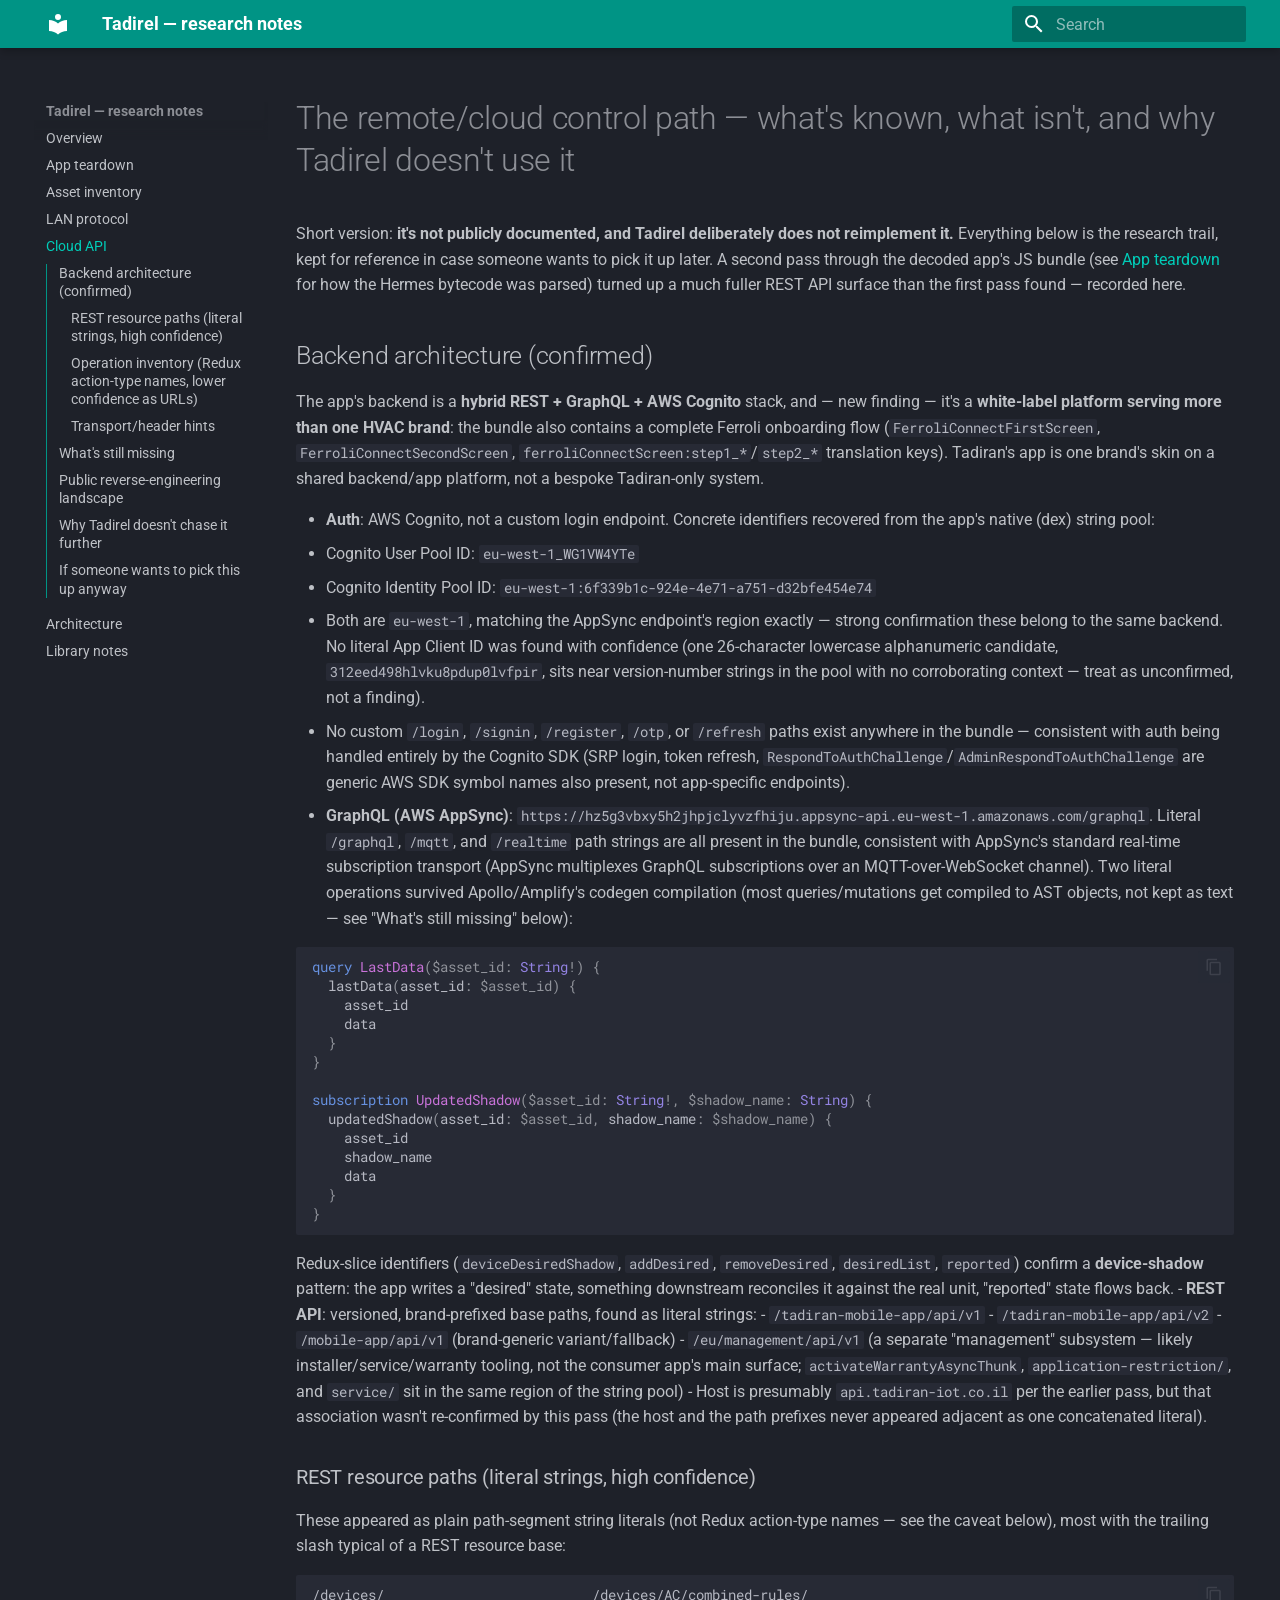
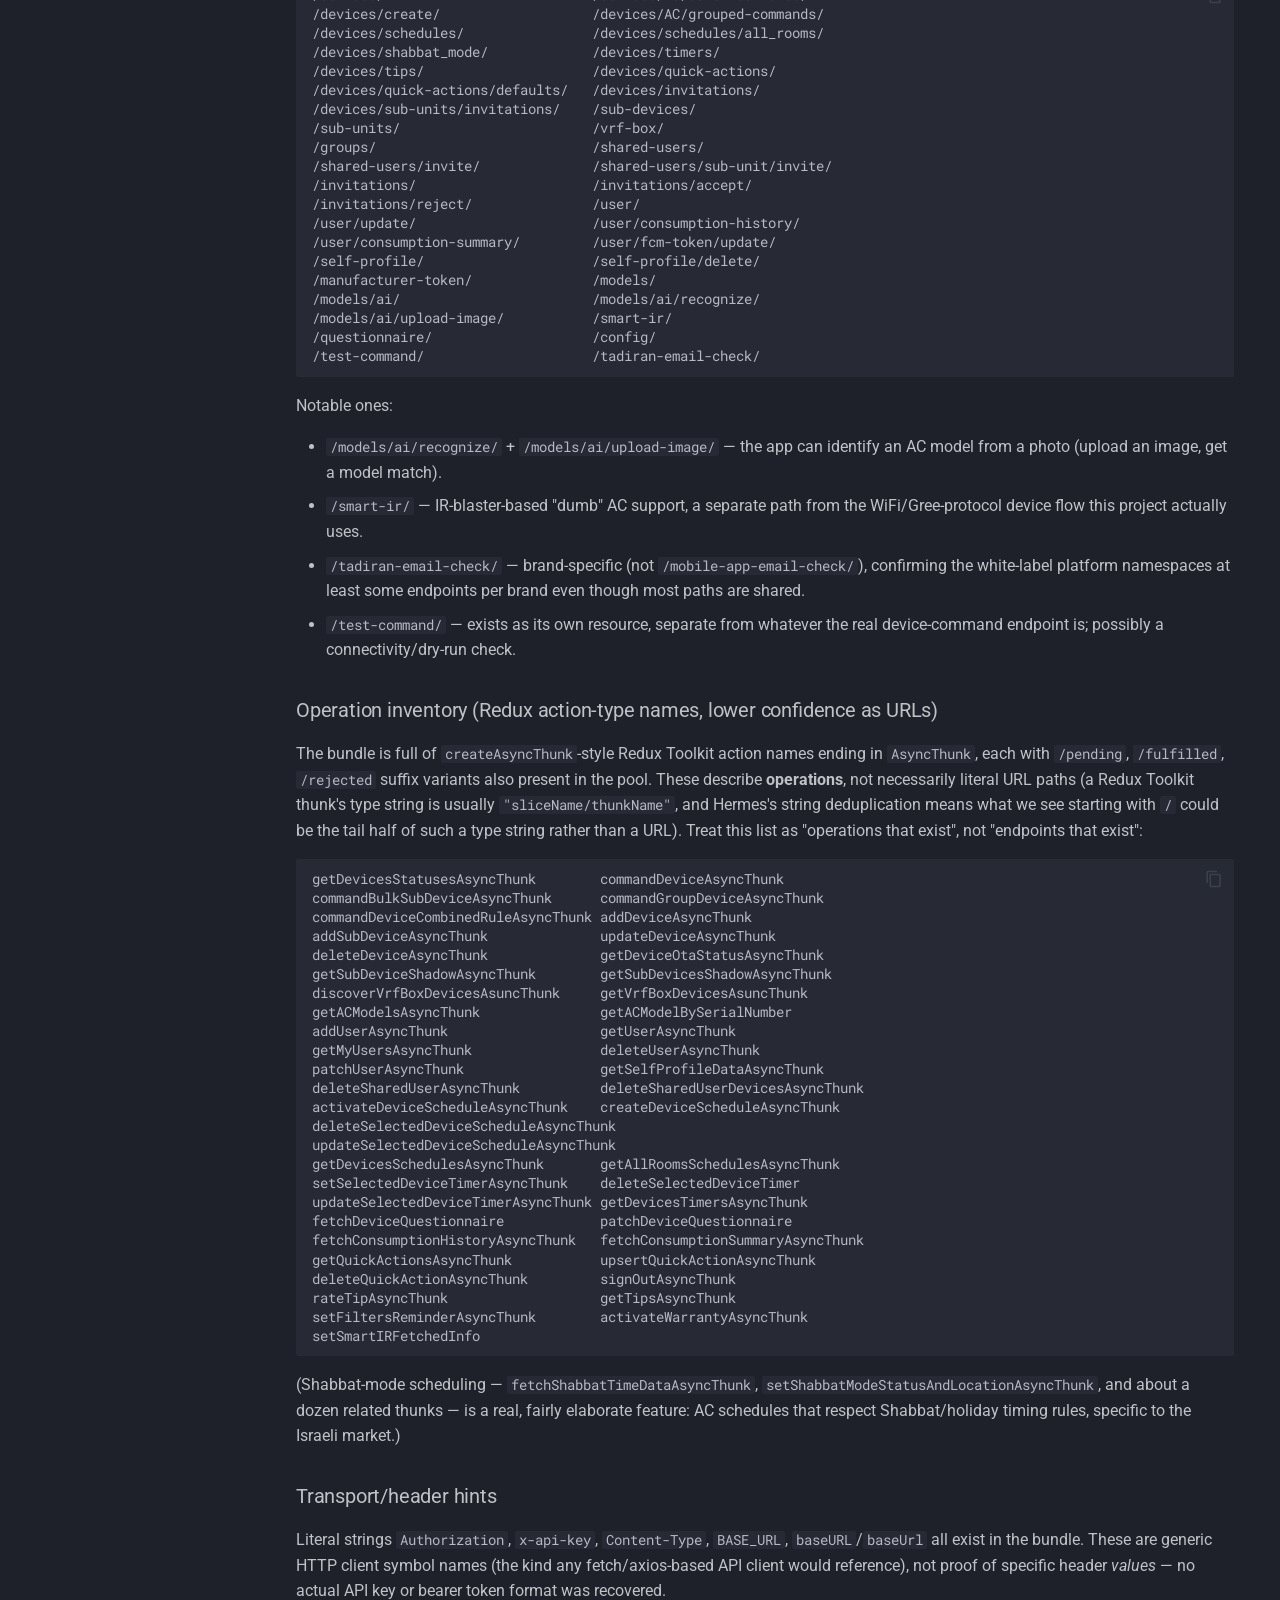
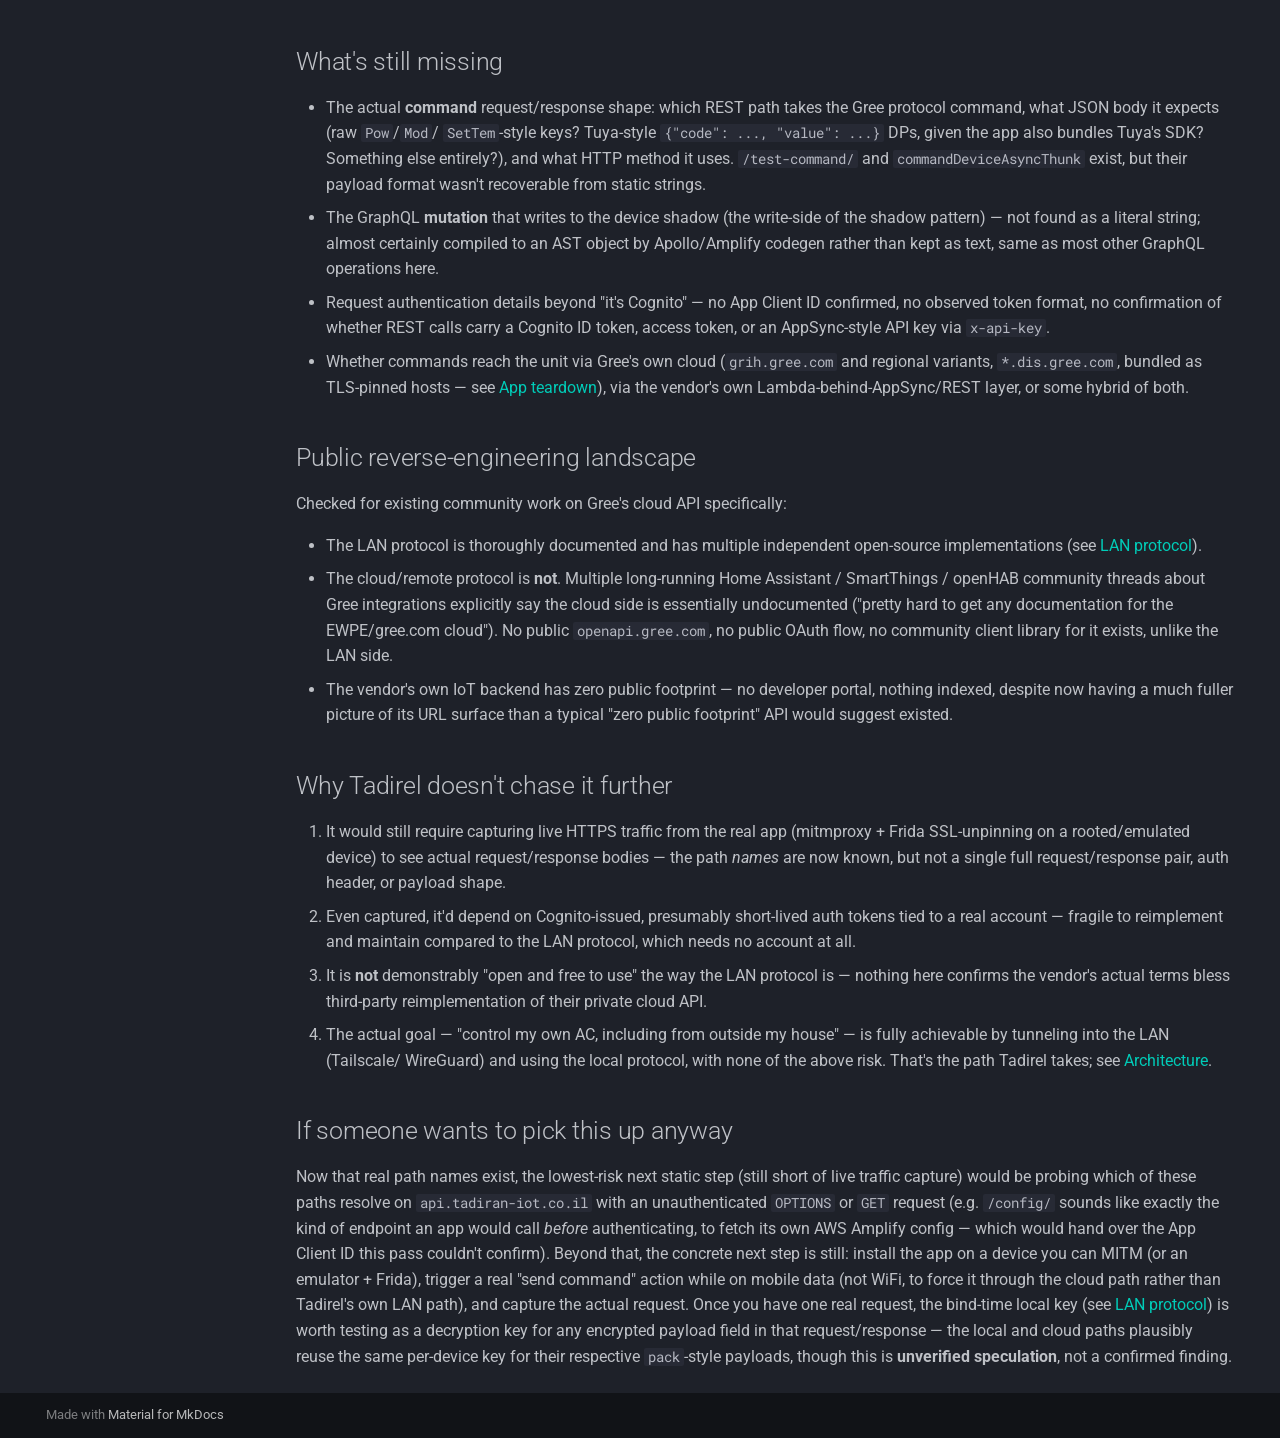
<file: cloud-api/index.html>
<!doctype html>
<html lang="en" class="no-js">
  <head>
    
      <meta charset="utf-8">
      <meta name="viewport" content="width=device-width,initial-scale=1">
      
        <meta name="description" content="Reverse-engineering notes and protocol reference behind the Tadirel LAN AC controller.">
      
      
      
      
        <link rel="prev" href="../lan-protocol/">
      
      
        <link rel="next" href="../architecture/">
      
      
        
      
      
      <link rel="icon" href="../assets/images/favicon.png">
      <meta name="generator" content="mkdocs-1.6.1, mkdocs-material-9.8.1">
    
    
      
        <title>Cloud API - Tadirel — research notes</title>
      
    
    
      <link rel="stylesheet" href="../assets/stylesheets/main.57a0d79d.min.css">
      
        
        <link rel="stylesheet" href="../assets/stylesheets/palette.fb2fffe2.min.css">
      
      


    
    
      
    
    
      
        
        
        <link rel="preconnect" href="https://fonts.gstatic.com" crossorigin>
        <link rel="stylesheet" href="https://fonts.googleapis.com/css?family=Roboto:300,300i,400,400i,700,700i%7CRoboto+Mono:400,400i,700,700i&display=fallback">
        <style>:root{--md-text-font:"Roboto";--md-code-font:"Roboto Mono"}</style>
      
    
    
    <script>__md_scope=new URL("..",location),__md_hash=e=>[...e].reduce(((e,_)=>(e<<5)-e+_.charCodeAt(0)),0),__md_get=(e,_=localStorage,t=__md_scope)=>JSON.parse(_.getItem(t.pathname+"."+e)),__md_set=(e,_,t=localStorage,a=__md_scope)=>{try{t.setItem(a.pathname+"."+e,JSON.stringify(_))}catch(e){}}</script>
    
      

    
    
  </head>
  
  
    
    
      
    
    
    
    
    <body dir="ltr" data-md-color-scheme="slate" data-md-color-primary="teal" data-md-color-accent="teal">
  
    
    <input class="md-toggle" data-md-toggle="drawer" type="checkbox" id="__drawer" autocomplete="off">
    <input class="md-toggle" data-md-toggle="search" type="checkbox" id="__search" autocomplete="off">
    <label class="md-overlay" for="__drawer"></label>
    <div data-md-component="skip">
      
        
        <a href="#the-remotecloud-control-path-whats-known-what-isnt-and-why-tadirel-doesnt-use-it" class="md-skip">
          Skip to content
        </a>
      
    </div>
    <div data-md-component="announce">
      
    </div>
    
    
      

  

<header class="md-header md-header--shadow" data-md-component="header">
  <nav class="md-header__inner md-grid" aria-label="Header">
    <a href=".." title="Tadirel — research notes" class="md-header__button md-logo" aria-label="Tadirel — research notes" data-md-component="logo">
      
  
  <svg xmlns="http://www.w3.org/2000/svg" viewBox="0 0 24 24"><path d="M12 8a3 3 0 0 0 3-3 3 3 0 0 0-3-3 3 3 0 0 0-3 3 3 3 0 0 0 3 3m0 3.54C9.64 9.35 6.5 8 3 8v11c3.5 0 6.64 1.35 9 3.54 2.36-2.19 5.5-3.54 9-3.54V8c-3.5 0-6.64 1.35-9 3.54"/></svg>

    </a>
    <label class="md-header__button md-icon" for="__drawer">
      
      <svg xmlns="http://www.w3.org/2000/svg" viewBox="0 0 24 24"><path d="M3 6h18v2H3zm0 5h18v2H3zm0 5h18v2H3z"/></svg>
    </label>
    <div class="md-header__title" data-md-component="header-title">
      <div class="md-header__ellipsis">
        <div class="md-header__topic">
          <span class="md-ellipsis">
            Tadirel — research notes
          </span>
        </div>
        <div class="md-header__topic" data-md-component="header-topic">
          <span class="md-ellipsis">
            
              Cloud API
            
          </span>
        </div>
      </div>
    </div>
    
      
        <form class="md-header__option" data-md-component="palette">
  
    
    
    
    <input class="md-option" data-md-color-media="" data-md-color-scheme="slate" data-md-color-primary="teal" data-md-color-accent="teal"  aria-hidden="true"  type="radio" name="__palette" id="__palette_0">
    
  
</form>
      
    
    
      <script>var palette=__md_get("__palette");if(palette&&palette.color){if("(prefers-color-scheme)"===palette.color.media){var media=matchMedia("(prefers-color-scheme: light)"),input=document.querySelector(media.matches?"[data-md-color-media='(prefers-color-scheme: light)']":"[data-md-color-media='(prefers-color-scheme: dark)']");palette.color.media=input.getAttribute("data-md-color-media"),palette.color.scheme=input.getAttribute("data-md-color-scheme"),palette.color.primary=input.getAttribute("data-md-color-primary"),palette.color.accent=input.getAttribute("data-md-color-accent")}for(var[key,value]of Object.entries(palette.color))document.body.setAttribute("data-md-color-"+key,value)}</script>
    
    
    
      
      
        <label class="md-header__button md-icon" for="__search">
          
          <svg xmlns="http://www.w3.org/2000/svg" viewBox="0 0 24 24"><path d="M9.5 3A6.5 6.5 0 0 1 16 9.5c0 1.61-.59 3.09-1.56 4.23l.27.27h.79l5 5-1.5 1.5-5-5v-.79l-.27-.27A6.52 6.52 0 0 1 9.5 16 6.5 6.5 0 0 1 3 9.5 6.5 6.5 0 0 1 9.5 3m0 2C7 5 5 7 5 9.5S7 14 9.5 14 14 12 14 9.5 12 5 9.5 5"/></svg>
        </label>
        <div class="md-search" data-md-component="search" role="dialog">
  <label class="md-search__overlay" for="__search"></label>
  <div class="md-search__inner" role="search">
    <form class="md-search__form" name="search">
      <input type="text" class="md-search__input" name="query" aria-label="Search" placeholder="Search" autocapitalize="off" autocorrect="off" autocomplete="off" spellcheck="false" data-md-component="search-query" required>
      <label class="md-search__icon md-icon" for="__search">
        
        <svg xmlns="http://www.w3.org/2000/svg" viewBox="0 0 24 24"><path d="M9.5 3A6.5 6.5 0 0 1 16 9.5c0 1.61-.59 3.09-1.56 4.23l.27.27h.79l5 5-1.5 1.5-5-5v-.79l-.27-.27A6.52 6.52 0 0 1 9.5 16 6.5 6.5 0 0 1 3 9.5 6.5 6.5 0 0 1 9.5 3m0 2C7 5 5 7 5 9.5S7 14 9.5 14 14 12 14 9.5 12 5 9.5 5"/></svg>
        
        <svg xmlns="http://www.w3.org/2000/svg" viewBox="0 0 24 24"><path d="M20 11v2H8l5.5 5.5-1.42 1.42L4.16 12l7.92-7.92L13.5 5.5 8 11z"/></svg>
      </label>
      <nav class="md-search__options" aria-label="Search">
        
        <button type="reset" class="md-search__icon md-icon" title="Clear" aria-label="Clear" tabindex="-1">
          
          <svg xmlns="http://www.w3.org/2000/svg" viewBox="0 0 24 24"><path d="M19 6.41 17.59 5 12 10.59 6.41 5 5 6.41 10.59 12 5 17.59 6.41 19 12 13.41 17.59 19 19 17.59 13.41 12z"/></svg>
        </button>
      </nav>
      
    </form>
    <div class="md-search__output">
      <div class="md-search__scrollwrap" tabindex="0" data-md-scrollfix>
        <div class="md-search-result" data-md-component="search-result">
          <div class="md-search-result__meta">
            Initializing search
          </div>
          <ol class="md-search-result__list" role="presentation"></ol>
        </div>
      </div>
    </div>
  </div>
</div>
      
    
    
  </nav>
  
</header>
    
    <div class="md-container" data-md-component="container">
      
      
        
          
        
      
      <main class="md-main" data-md-component="main">
        <div class="md-main__inner md-grid">
          
            
              
              <div class="md-sidebar md-sidebar--primary" data-md-component="sidebar" data-md-type="navigation" >
                <div class="md-sidebar__scrollwrap">
                  <div class="md-sidebar__inner">
                    



  

<nav class="md-nav md-nav--primary md-nav--integrated" aria-label="Navigation" data-md-level="0">
  <label class="md-nav__title" for="__drawer">
    <a href=".." title="Tadirel — research notes" class="md-nav__button md-logo" aria-label="Tadirel — research notes" data-md-component="logo">
      
  
  <svg xmlns="http://www.w3.org/2000/svg" viewBox="0 0 24 24"><path d="M12 8a3 3 0 0 0 3-3 3 3 0 0 0-3-3 3 3 0 0 0-3 3 3 3 0 0 0 3 3m0 3.54C9.64 9.35 6.5 8 3 8v11c3.5 0 6.64 1.35 9 3.54 2.36-2.19 5.5-3.54 9-3.54V8c-3.5 0-6.64 1.35-9 3.54"/></svg>

    </a>
    Tadirel — research notes
  </label>
  
  <ul class="md-nav__list" data-md-scrollfix>
    
      
      
  
  
  
  
    <li class="md-nav__item">
      <a href=".." class="md-nav__link">
        
  
  
  <span class="md-ellipsis">
    
  
    Overview
  

    
  </span>
  
  

      </a>
    </li>
  

    
      
      
  
  
  
  
    <li class="md-nav__item">
      <a href="../app-teardown/" class="md-nav__link">
        
  
  
  <span class="md-ellipsis">
    
  
    App teardown
  

    
  </span>
  
  

      </a>
    </li>
  

    
      
      
  
  
  
  
    <li class="md-nav__item">
      <a href="../asset-inventory/" class="md-nav__link">
        
  
  
  <span class="md-ellipsis">
    
  
    Asset inventory
  

    
  </span>
  
  

      </a>
    </li>
  

    
      
      
  
  
  
  
    <li class="md-nav__item">
      <a href="../lan-protocol/" class="md-nav__link">
        
  
  
  <span class="md-ellipsis">
    
  
    LAN protocol
  

    
  </span>
  
  

      </a>
    </li>
  

    
      
      
  
  
    
  
  
  
    <li class="md-nav__item md-nav__item--active">
      
      <input class="md-nav__toggle md-toggle" type="checkbox" id="__toc">
      
      
        
      
      
        <label class="md-nav__link md-nav__link--active" for="__toc">
          
  
  
  <span class="md-ellipsis">
    
  
    Cloud API
  

    
  </span>
  
  

          <span class="md-nav__icon md-icon"></span>
        </label>
      
      <a href="./" class="md-nav__link md-nav__link--active">
        
  
  
  <span class="md-ellipsis">
    
  
    Cloud API
  

    
  </span>
  
  

      </a>
      
        

<nav class="md-nav md-nav--secondary" aria-label="Table of contents">
  
  
  
    
  
  
    <label class="md-nav__title" for="__toc">
      <span class="md-nav__icon md-icon"></span>
      Table of contents
    </label>
    <ul class="md-nav__list" data-md-component="toc" data-md-scrollfix>
      
        <li class="md-nav__item">
  <a href="#backend-architecture-confirmed" class="md-nav__link">
    <span class="md-ellipsis">
      
        Backend architecture (confirmed)
      
    </span>
  </a>
  
    <nav class="md-nav" aria-label="Backend architecture (confirmed)">
      <ul class="md-nav__list">
        
          <li class="md-nav__item">
  <a href="#rest-resource-paths-literal-strings-high-confidence" class="md-nav__link">
    <span class="md-ellipsis">
      
        REST resource paths (literal strings, high confidence)
      
    </span>
  </a>
  
</li>
        
          <li class="md-nav__item">
  <a href="#operation-inventory-redux-action-type-names-lower-confidence-as-urls" class="md-nav__link">
    <span class="md-ellipsis">
      
        Operation inventory (Redux action-type names, lower confidence as URLs)
      
    </span>
  </a>
  
</li>
        
          <li class="md-nav__item">
  <a href="#transportheader-hints" class="md-nav__link">
    <span class="md-ellipsis">
      
        Transport/header hints
      
    </span>
  </a>
  
</li>
        
      </ul>
    </nav>
  
</li>
      
        <li class="md-nav__item">
  <a href="#whats-still-missing" class="md-nav__link">
    <span class="md-ellipsis">
      
        What's still missing
      
    </span>
  </a>
  
</li>
      
        <li class="md-nav__item">
  <a href="#public-reverse-engineering-landscape" class="md-nav__link">
    <span class="md-ellipsis">
      
        Public reverse-engineering landscape
      
    </span>
  </a>
  
</li>
      
        <li class="md-nav__item">
  <a href="#why-tadirel-doesnt-chase-it-further" class="md-nav__link">
    <span class="md-ellipsis">
      
        Why Tadirel doesn't chase it further
      
    </span>
  </a>
  
</li>
      
        <li class="md-nav__item">
  <a href="#if-someone-wants-to-pick-this-up-anyway" class="md-nav__link">
    <span class="md-ellipsis">
      
        If someone wants to pick this up anyway
      
    </span>
  </a>
  
</li>
      
    </ul>
  
</nav>
      
    </li>
  

    
      
      
  
  
  
  
    <li class="md-nav__item">
      <a href="../architecture/" class="md-nav__link">
        
  
  
  <span class="md-ellipsis">
    
  
    Architecture
  

    
  </span>
  
  

      </a>
    </li>
  

    
      
      
  
  
  
  
    <li class="md-nav__item">
      <a href="../library-notes/" class="md-nav__link">
        
  
  
  <span class="md-ellipsis">
    
  
    Library notes
  

    
  </span>
  
  

      </a>
    </li>
  

    
  </ul>
</nav>
                  </div>
                </div>
              </div>
            
            
          
          
            <div class="md-content" data-md-component="content">
              
              <article class="md-content__inner md-typeset">
                
                  



<h1 id="the-remotecloud-control-path-whats-known-what-isnt-and-why-tadirel-doesnt-use-it">The remote/cloud control path — what's known, what isn't, and why Tadirel doesn't use it</h1>
<p>Short version: <strong>it's not publicly documented, and Tadirel deliberately
does not reimplement it.</strong> Everything below is the research trail, kept
for reference in case someone wants to pick it up later. A second pass
through the decoded app's JS bundle (see <a href="../app-teardown/">App teardown</a>
for how the Hermes bytecode was parsed) turned up a much fuller REST API
surface than the first pass found — recorded here.</p>
<h2 id="backend-architecture-confirmed">Backend architecture (confirmed)</h2>
<p>The app's backend is a <strong>hybrid REST + GraphQL + AWS Cognito</strong> stack,
and — new finding — it's a <strong>white-label platform serving more than one
HVAC brand</strong>: the bundle also contains a complete Ferroli onboarding flow
(<code>FerroliConnectFirstScreen</code>, <code>FerroliConnectSecondScreen</code>,
<code>ferroliConnectScreen:step1_*</code>/<code>step2_*</code> translation keys). Tadiran's app
is one brand's skin on a shared backend/app platform, not a bespoke
Tadiran-only system.</p>
<ul>
<li><strong>Auth</strong>: AWS Cognito, not a custom login endpoint. Concrete identifiers
  recovered from the app's native (dex) string pool:</li>
<li>Cognito User Pool ID: <code>eu-west-1_WG1VW4YTe</code></li>
<li>Cognito Identity Pool ID: <code>eu-west-1:6f339b1c-924e-4e71-a751-d32bfe454e74</code></li>
<li>Both are <code>eu-west-1</code>, matching the AppSync endpoint's region exactly —
    strong confirmation these belong to the same backend. No literal App
    Client ID was found with confidence (one 26-character lowercase
    alphanumeric candidate, <code>312eed498hlvku8pdup0lvfpir</code>, sits near
    version-number strings in the pool with no corroborating context —
    treat as unconfirmed, not a finding).</li>
<li>No custom <code>/login</code>, <code>/signin</code>, <code>/register</code>, <code>/otp</code>, or <code>/refresh</code>
    paths exist anywhere in the bundle — consistent with auth being
    handled entirely by the Cognito SDK (SRP login, token refresh,
    <code>RespondToAuthChallenge</code>/<code>AdminRespondToAuthChallenge</code> are generic AWS
    SDK symbol names also present, not app-specific endpoints).</li>
<li><strong>GraphQL (AWS AppSync)</strong>: <code>https://hz5g3vbxy5h2jhpjclyvzfhiju.appsync-api.eu-west-1.amazonaws.com/graphql</code>.
  Literal <code>/graphql</code>, <code>/mqtt</code>, and <code>/realtime</code> path strings are all
  present in the bundle, consistent with AppSync's standard real-time
  subscription transport (AppSync multiplexes GraphQL subscriptions over
  an MQTT-over-WebSocket channel). Two literal operations survived
  Apollo/Amplify's codegen compilation (most queries/mutations get
  compiled to AST objects, not kept as text — see "What's still missing"
  below):</li>
</ul>
<div class="highlight"><pre><span></span><code><span class="k">query</span><span class="w"> </span><span class="nf">LastData</span><span class="p">(</span><span class="nv">$asset_id</span><span class="p">:</span><span class="w"> </span><span class="nb">String</span><span class="p">!)</span><span class="w"> </span><span class="p">{</span>
<span class="w">  </span><span class="n">lastData</span><span class="p">(</span><span class="n">asset_id</span><span class="p">:</span><span class="w"> </span><span class="nv">$asset_id</span><span class="p">)</span><span class="w"> </span><span class="p">{</span>
<span class="w">    </span><span class="n">asset_id</span>
<span class="w">    </span><span class="n">data</span>
<span class="w">  </span><span class="p">}</span>
<span class="p">}</span>

<span class="k">subscription</span><span class="w"> </span><span class="nf">UpdatedShadow</span><span class="p">(</span><span class="nv">$asset_id</span><span class="p">:</span><span class="w"> </span><span class="nb">String</span><span class="p">!,</span><span class="w"> </span><span class="nv">$shadow_name</span><span class="p">:</span><span class="w"> </span><span class="nb">String</span><span class="p">)</span><span class="w"> </span><span class="p">{</span>
<span class="w">  </span><span class="n">updatedShadow</span><span class="p">(</span><span class="n">asset_id</span><span class="p">:</span><span class="w"> </span><span class="nv">$asset_id</span><span class="p">,</span><span class="w"> </span><span class="n">shadow_name</span><span class="p">:</span><span class="w"> </span><span class="nv">$shadow_name</span><span class="p">)</span><span class="w"> </span><span class="p">{</span>
<span class="w">    </span><span class="n">asset_id</span>
<span class="w">    </span><span class="n">shadow_name</span>
<span class="w">    </span><span class="n">data</span>
<span class="w">  </span><span class="p">}</span>
<span class="p">}</span>
</code></pre></div>
<p>Redux-slice identifiers (<code>deviceDesiredShadow</code>, <code>addDesired</code>,
  <code>removeDesired</code>, <code>desiredList</code>, <code>reported</code>) confirm a <strong>device-shadow</strong>
  pattern: the app writes a "desired" state, something downstream
  reconciles it against the real unit, "reported" state flows back.
- <strong>REST API</strong>: versioned, brand-prefixed base paths, found as literal
  strings:
  - <code>/tadiran-mobile-app/api/v1</code>
  - <code>/tadiran-mobile-app/api/v2</code>
  - <code>/mobile-app/api/v1</code> (brand-generic variant/fallback)
  - <code>/eu/management/api/v1</code> (a separate "management" subsystem — likely
    installer/service/warranty tooling, not the consumer app's main
    surface; <code>activateWarrantyAsyncThunk</code>, <code>application-restriction/</code>,
    and <code>service/</code> sit in the same region of the string pool)
  - Host is presumably <code>api.tadiran-iot.co.il</code> per the earlier pass, but
    that association wasn't re-confirmed by this pass (the host and the
    path prefixes never appeared adjacent as one concatenated literal).</p>
<h3 id="rest-resource-paths-literal-strings-high-confidence">REST resource paths (literal strings, high confidence)</h3>
<p>These appeared as plain path-segment string literals (not Redux
action-type names — see the caveat below), most with the trailing slash
typical of a REST resource base:</p>
<div class="highlight"><pre><span></span><code>/devices/                          /devices/AC/combined-rules/
/devices/create/                   /devices/AC/grouped-commands/
/devices/schedules/                /devices/schedules/all_rooms/
/devices/shabbat_mode/             /devices/timers/
/devices/tips/                     /devices/quick-actions/
/devices/quick-actions/defaults/   /devices/invitations/
/devices/sub-units/invitations/    /sub-devices/
/sub-units/                        /vrf-box/
/groups/                           /shared-users/
/shared-users/invite/              /shared-users/sub-unit/invite/
/invitations/                      /invitations/accept/
/invitations/reject/               /user/
/user/update/                      /user/consumption-history/
/user/consumption-summary/         /user/fcm-token/update/
/self-profile/                     /self-profile/delete/
/manufacturer-token/               /models/
/models/ai/                        /models/ai/recognize/
/models/ai/upload-image/           /smart-ir/
/questionnaire/                    /config/
/test-command/                     /tadiran-email-check/
</code></pre></div>
<p>Notable ones:</p>
<ul>
<li><code>/models/ai/recognize/</code> + <code>/models/ai/upload-image/</code> — the app can
  identify an AC model from a photo (upload an image, get a model match).</li>
<li><code>/smart-ir/</code> — IR-blaster-based "dumb" AC support, a separate path from
  the WiFi/Gree-protocol device flow this project actually uses.</li>
<li><code>/tadiran-email-check/</code> — brand-specific (not <code>/mobile-app-email-check/</code>),
  confirming the white-label platform namespaces at least some endpoints
  per brand even though most paths are shared.</li>
<li><code>/test-command/</code> — exists as its own resource, separate from whatever
  the real device-command endpoint is; possibly a connectivity/dry-run
  check.</li>
</ul>
<h3 id="operation-inventory-redux-action-type-names-lower-confidence-as-urls">Operation inventory (Redux action-type names, lower confidence as URLs)</h3>
<p>The bundle is full of <code>createAsyncThunk</code>-style Redux Toolkit action names
ending in <code>AsyncThunk</code>, each with <code>/pending</code>, <code>/fulfilled</code>, <code>/rejected</code>
suffix variants also present in the pool. These describe <strong>operations</strong>,
not necessarily literal URL paths (a Redux Toolkit thunk's type string is
usually <code>"sliceName/thunkName"</code>, and Hermes's string deduplication means
what we see starting with <code>/</code> could be the tail half of such a type
string rather than a URL). Treat this list as "operations that exist",
not "endpoints that exist":</p>
<div class="highlight"><pre><span></span><code>getDevicesStatusesAsyncThunk        commandDeviceAsyncThunk
commandBulkSubDeviceAsyncThunk      commandGroupDeviceAsyncThunk
commandDeviceCombinedRuleAsyncThunk addDeviceAsyncThunk
addSubDeviceAsyncThunk              updateDeviceAsyncThunk
deleteDeviceAsyncThunk              getDeviceOtaStatusAsyncThunk
getSubDeviceShadowAsyncThunk        getSubDevicesShadowAsyncThunk
discoverVrfBoxDevicesAsuncThunk     getVrfBoxDevicesAsuncThunk
getACModelsAsyncThunk               getACModelBySerialNumber
addUserAsyncThunk                   getUserAsyncThunk
getMyUsersAsyncThunk                deleteUserAsyncThunk
patchUserAsyncThunk                 getSelfProfileDataAsyncThunk
deleteSharedUserAsyncThunk          deleteSharedUserDevicesAsyncThunk
activateDeviceScheduleAsyncThunk    createDeviceScheduleAsyncThunk
deleteSelectedDeviceScheduleAsyncThunk
updateSelectedDeviceScheduleAsyncThunk
getDevicesSchedulesAsyncThunk       getAllRoomsSchedulesAsyncThunk
setSelectedDeviceTimerAsyncThunk    deleteSelectedDeviceTimer
updateSelectedDeviceTimerAsyncThunk getDevicesTimersAsyncThunk
fetchDeviceQuestionnaire            patchDeviceQuestionnaire
fetchConsumptionHistoryAsyncThunk   fetchConsumptionSummaryAsyncThunk
getQuickActionsAsyncThunk           upsertQuickActionAsyncThunk
deleteQuickActionAsyncThunk         signOutAsyncThunk
rateTipAsyncThunk                   getTipsAsyncThunk
setFiltersReminderAsyncThunk        activateWarrantyAsyncThunk
setSmartIRFetchedInfo
</code></pre></div>
<p>(Shabbat-mode scheduling — <code>fetchShabbatTimeDataAsyncThunk</code>,
<code>setShabbatModeStatusAndLocationAsyncThunk</code>, and about a dozen related
thunks — is a real, fairly elaborate feature: AC schedules that respect
Shabbat/holiday timing rules, specific to the Israeli market.)</p>
<h3 id="transportheader-hints">Transport/header hints</h3>
<p>Literal strings <code>Authorization</code>, <code>x-api-key</code>, <code>Content-Type</code>, <code>BASE_URL</code>,
<code>baseURL</code>/<code>baseUrl</code> all exist in the bundle. These are generic HTTP client
symbol names (the kind any fetch/axios-based API client would reference),
not proof of specific header <em>values</em> — no actual API key or bearer token
format was recovered.</p>
<h2 id="whats-still-missing">What's still missing</h2>
<ul>
<li>The actual <strong>command</strong> request/response shape: which REST path takes
  the Gree protocol command, what JSON body it expects (raw <code>Pow</code>/<code>Mod</code>/
  <code>SetTem</code>-style keys? Tuya-style <code>{"code": ..., "value": ...}</code> DPs, given
  the app also bundles Tuya's SDK? Something else entirely?), and what
  HTTP method it uses. <code>/test-command/</code> and <code>commandDeviceAsyncThunk</code>
  exist, but their payload format wasn't recoverable from static strings.</li>
<li>The GraphQL <strong>mutation</strong> that writes to the device shadow (the
  write-side of the shadow pattern) — not found as a literal string;
  almost certainly compiled to an AST object by Apollo/Amplify codegen
  rather than kept as text, same as most other GraphQL operations here.</li>
<li>Request authentication details beyond "it's Cognito" — no App Client
  ID confirmed, no observed token format, no confirmation of whether REST
  calls carry a Cognito ID token, access token, or an AppSync-style API
  key via <code>x-api-key</code>.</li>
<li>Whether commands reach the unit via Gree's own cloud
  (<code>grih.gree.com</code> and regional variants, <code>*.dis.gree.com</code>, bundled as
  TLS-pinned hosts — see <a href="../app-teardown/">App teardown</a>), via the
  vendor's own Lambda-behind-AppSync/REST layer, or some hybrid of both.</li>
</ul>
<h2 id="public-reverse-engineering-landscape">Public reverse-engineering landscape</h2>
<p>Checked for existing community work on Gree's cloud API specifically:</p>
<ul>
<li>The LAN protocol is thoroughly documented and has multiple independent
  open-source implementations (see <a href="../lan-protocol/">LAN protocol</a>).</li>
<li>The cloud/remote protocol is <strong>not</strong>. Multiple long-running Home
  Assistant / SmartThings / openHAB community threads about Gree
  integrations explicitly say the cloud side is essentially undocumented
  ("pretty hard to get any documentation for the EWPE/gree.com cloud").
  No public <code>openapi.gree.com</code>, no public OAuth flow, no community client
  library for it exists, unlike the LAN side.</li>
<li>The vendor's own IoT backend has zero public footprint — no developer
  portal, nothing indexed, despite now having a much fuller picture of
  its URL surface than a typical "zero public footprint" API would
  suggest existed.</li>
</ul>
<h2 id="why-tadirel-doesnt-chase-it-further">Why Tadirel doesn't chase it further</h2>
<ol>
<li>It would still require capturing live HTTPS traffic from the real app
   (mitmproxy + Frida SSL-unpinning on a rooted/emulated device) to see
   actual request/response bodies — the path <em>names</em> are now known, but
   not a single full request/response pair, auth header, or payload shape.</li>
<li>Even captured, it'd depend on Cognito-issued, presumably short-lived
   auth tokens tied to a real account — fragile to reimplement and
   maintain compared to the LAN protocol, which needs no account at all.</li>
<li>It is <strong>not</strong> demonstrably "open and free to use" the way the LAN
   protocol is — nothing here confirms the vendor's actual terms bless
   third-party reimplementation of their private cloud API.</li>
<li>The actual goal — "control my own AC, including from outside my
   house" — is fully achievable by tunneling into the LAN (Tailscale/
   WireGuard) and using the local protocol, with none of the above risk.
   That's the path Tadirel takes; see <a href="../architecture/">Architecture</a>.</li>
</ol>
<h2 id="if-someone-wants-to-pick-this-up-anyway">If someone wants to pick this up anyway</h2>
<p>Now that real path names exist, the lowest-risk next static step (still
short of live traffic capture) would be probing which of these paths
resolve on <code>api.tadiran-iot.co.il</code> with an unauthenticated <code>OPTIONS</code> or
<code>GET</code> request (e.g. <code>/config/</code> sounds like exactly the kind of endpoint
an app would call <em>before</em> authenticating, to fetch its own AWS Amplify
config — which would hand over the App Client ID this pass couldn't
confirm). Beyond that, the concrete next step is still: install the app
on a device you can MITM (or an emulator + Frida), trigger a real "send
command" action while on mobile data (not WiFi, to force it through the
cloud path rather than Tadirel's own LAN path), and capture the actual
request. Once you have one real request, the bind-time local key (see
<a href="../lan-protocol/">LAN protocol</a>) is worth testing as a decryption key for
any encrypted payload field in that request/response — the local and
cloud paths plausibly reuse the same per-device key for their respective
<code>pack</code>-style payloads, though this is <strong>unverified speculation</strong>, not a
confirmed finding.</p>












                
              </article>
            </div>
          
          
<script>var target=document.getElementById(location.hash.slice(1));target&&target.name&&(target.checked=target.name.startsWith("__tabbed_"))</script>
        </div>
        
      </main>
      
        <footer class="md-footer">
  
  <div class="md-footer-meta md-typeset">
    <div class="md-footer-meta__inner md-grid">
      <div class="md-copyright">
  
  
    Made with
    <a href="https://squidfunk.github.io/mkdocs-material/" target="_blank" rel="noopener">
      Material for MkDocs
    </a>
  
</div>
      
    </div>
  </div>
</footer>
      
    </div>
    <div class="md-dialog" data-md-component="dialog">
      <div class="md-dialog__inner md-typeset"></div>
    </div>
    
    
    
      
      
      <script id="__config" type="application/json">{"annotate": null, "base": "..", "features": ["navigation.sections", "navigation.expand", "content.code.copy", "content.code.annotate", "toc.integrate"], "search": "../assets/javascripts/workers/search.a7633da7.min.js", "tags": null, "translations": {"clipboard.copied": "Copied to clipboard", "clipboard.copy": "Copy to clipboard", "search.result.more.one": "1 more on this page", "search.result.more.other": "# more on this page", "search.result.none": "No matching documents", "search.result.one": "1 matching document", "search.result.other": "# matching documents", "search.result.placeholder": "Type to start searching", "search.result.term.missing": "Missing", "select.version": "Select version"}, "version": null}</script>
    
    
      <script src="../assets/javascripts/bundle.a5f9d56c.min.js"></script>
      
    
  </body>
</html>
</file>
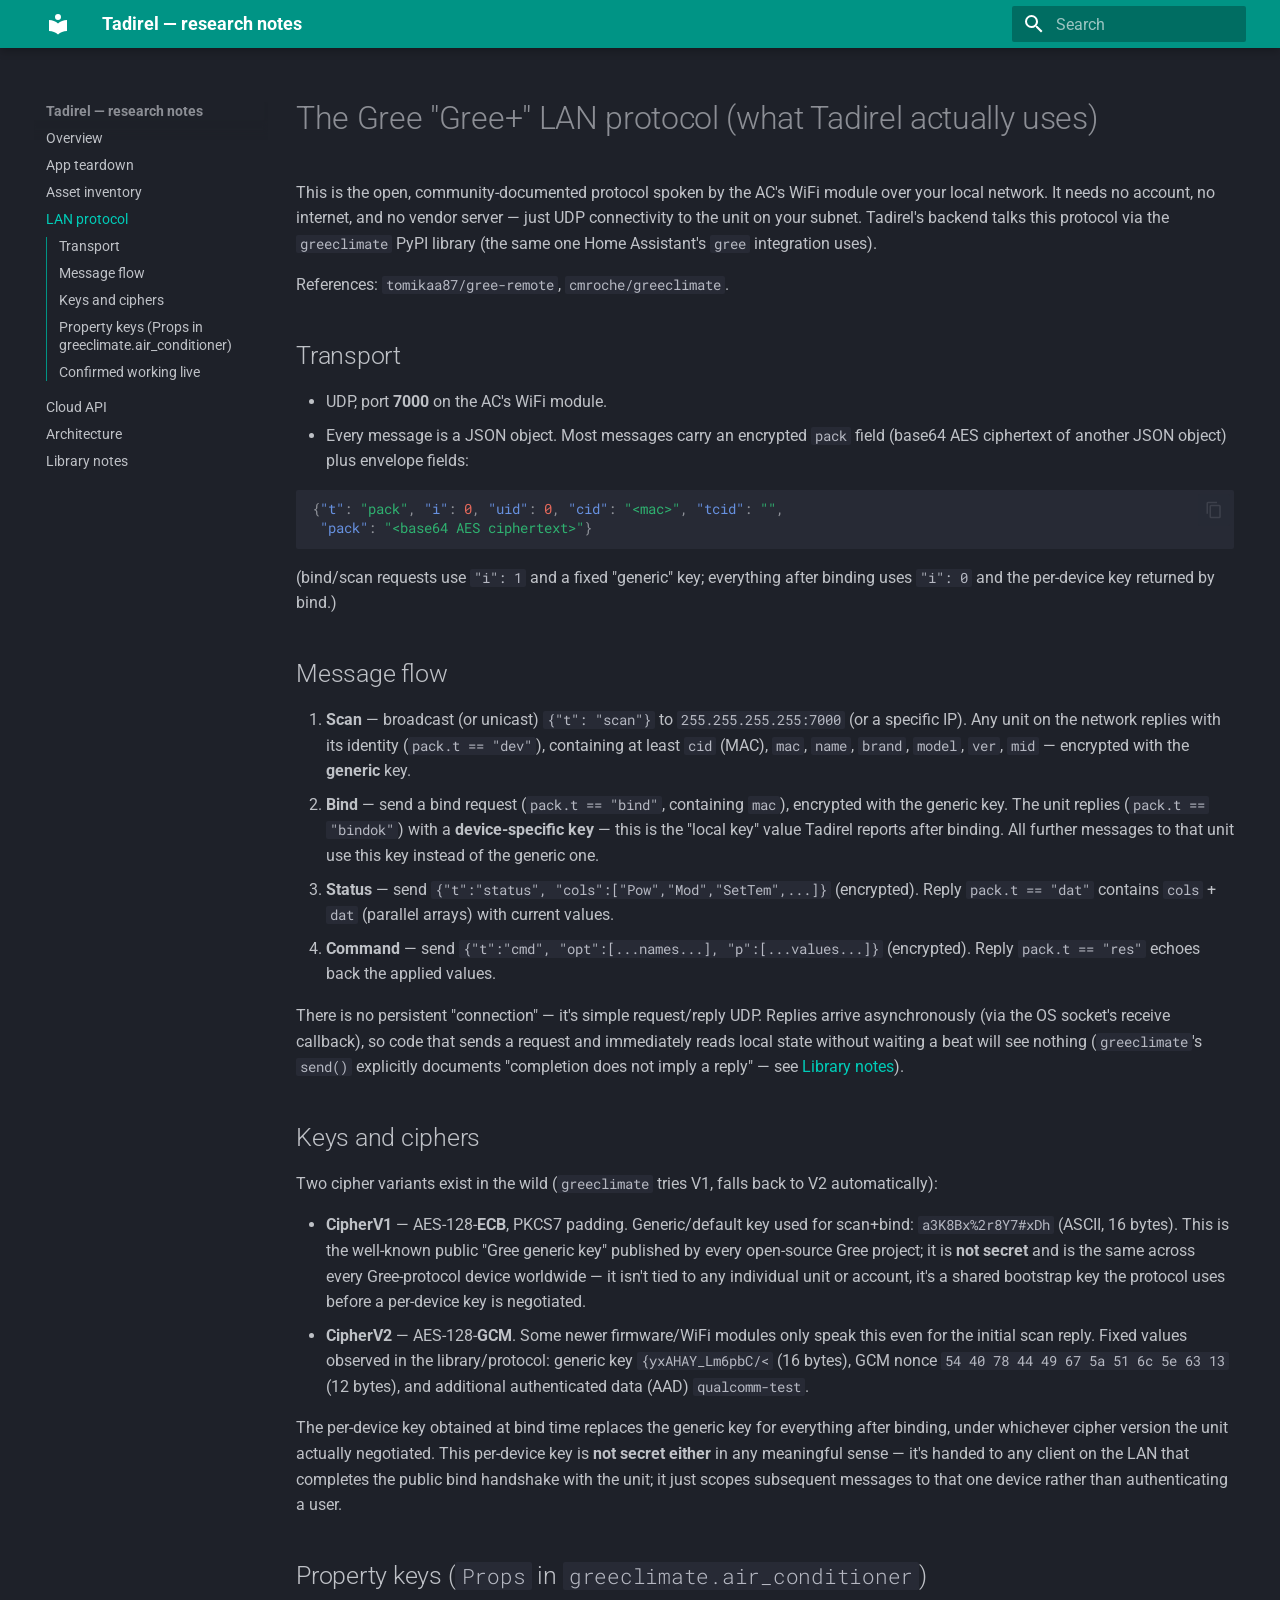
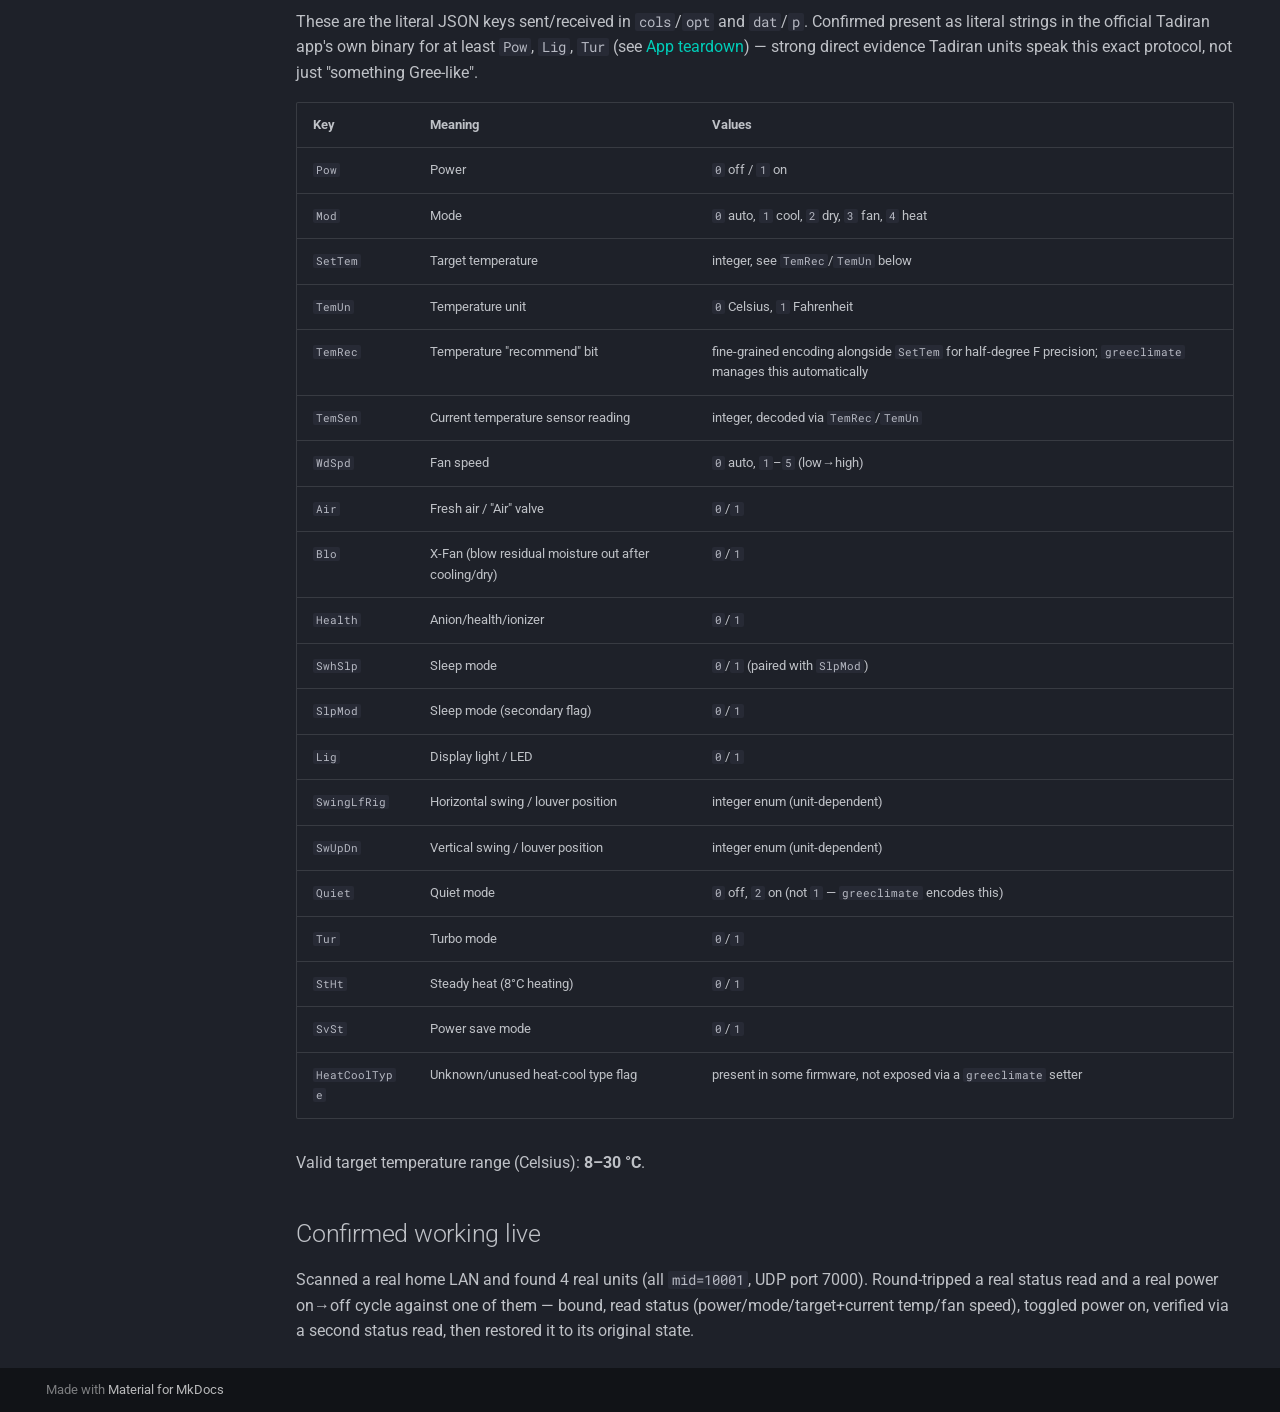
<file: lan-protocol/index.html>
<!doctype html>
<html lang="en" class="no-js">
  <head>
    
      <meta charset="utf-8">
      <meta name="viewport" content="width=device-width,initial-scale=1">
      
        <meta name="description" content="Reverse-engineering notes and protocol reference behind the Tadirel LAN AC controller.">
      
      
      
      
        <link rel="prev" href="../asset-inventory/">
      
      
        <link rel="next" href="../cloud-api/">
      
      
        
      
      
      <link rel="icon" href="../assets/images/favicon.png">
      <meta name="generator" content="mkdocs-1.6.1, mkdocs-material-9.8.1">
    
    
      
        <title>LAN protocol - Tadirel — research notes</title>
      
    
    
      <link rel="stylesheet" href="../assets/stylesheets/main.57a0d79d.min.css">
      
        
        <link rel="stylesheet" href="../assets/stylesheets/palette.fb2fffe2.min.css">
      
      


    
    
      
    
    
      
        
        
        <link rel="preconnect" href="https://fonts.gstatic.com" crossorigin>
        <link rel="stylesheet" href="https://fonts.googleapis.com/css?family=Roboto:300,300i,400,400i,700,700i%7CRoboto+Mono:400,400i,700,700i&display=fallback">
        <style>:root{--md-text-font:"Roboto";--md-code-font:"Roboto Mono"}</style>
      
    
    
    <script>__md_scope=new URL("..",location),__md_hash=e=>[...e].reduce(((e,_)=>(e<<5)-e+_.charCodeAt(0)),0),__md_get=(e,_=localStorage,t=__md_scope)=>JSON.parse(_.getItem(t.pathname+"."+e)),__md_set=(e,_,t=localStorage,a=__md_scope)=>{try{t.setItem(a.pathname+"."+e,JSON.stringify(_))}catch(e){}}</script>
    
      

    
    
  </head>
  
  
    
    
      
    
    
    
    
    <body dir="ltr" data-md-color-scheme="slate" data-md-color-primary="teal" data-md-color-accent="teal">
  
    
    <input class="md-toggle" data-md-toggle="drawer" type="checkbox" id="__drawer" autocomplete="off">
    <input class="md-toggle" data-md-toggle="search" type="checkbox" id="__search" autocomplete="off">
    <label class="md-overlay" for="__drawer"></label>
    <div data-md-component="skip">
      
        
        <a href="#the-gree-gree-lan-protocol-what-tadirel-actually-uses" class="md-skip">
          Skip to content
        </a>
      
    </div>
    <div data-md-component="announce">
      
    </div>
    
    
      

  

<header class="md-header md-header--shadow" data-md-component="header">
  <nav class="md-header__inner md-grid" aria-label="Header">
    <a href=".." title="Tadirel — research notes" class="md-header__button md-logo" aria-label="Tadirel — research notes" data-md-component="logo">
      
  
  <svg xmlns="http://www.w3.org/2000/svg" viewBox="0 0 24 24"><path d="M12 8a3 3 0 0 0 3-3 3 3 0 0 0-3-3 3 3 0 0 0-3 3 3 3 0 0 0 3 3m0 3.54C9.64 9.35 6.5 8 3 8v11c3.5 0 6.64 1.35 9 3.54 2.36-2.19 5.5-3.54 9-3.54V8c-3.5 0-6.64 1.35-9 3.54"/></svg>

    </a>
    <label class="md-header__button md-icon" for="__drawer">
      
      <svg xmlns="http://www.w3.org/2000/svg" viewBox="0 0 24 24"><path d="M3 6h18v2H3zm0 5h18v2H3zm0 5h18v2H3z"/></svg>
    </label>
    <div class="md-header__title" data-md-component="header-title">
      <div class="md-header__ellipsis">
        <div class="md-header__topic">
          <span class="md-ellipsis">
            Tadirel — research notes
          </span>
        </div>
        <div class="md-header__topic" data-md-component="header-topic">
          <span class="md-ellipsis">
            
              LAN protocol
            
          </span>
        </div>
      </div>
    </div>
    
      
        <form class="md-header__option" data-md-component="palette">
  
    
    
    
    <input class="md-option" data-md-color-media="" data-md-color-scheme="slate" data-md-color-primary="teal" data-md-color-accent="teal"  aria-hidden="true"  type="radio" name="__palette" id="__palette_0">
    
  
</form>
      
    
    
      <script>var palette=__md_get("__palette");if(palette&&palette.color){if("(prefers-color-scheme)"===palette.color.media){var media=matchMedia("(prefers-color-scheme: light)"),input=document.querySelector(media.matches?"[data-md-color-media='(prefers-color-scheme: light)']":"[data-md-color-media='(prefers-color-scheme: dark)']");palette.color.media=input.getAttribute("data-md-color-media"),palette.color.scheme=input.getAttribute("data-md-color-scheme"),palette.color.primary=input.getAttribute("data-md-color-primary"),palette.color.accent=input.getAttribute("data-md-color-accent")}for(var[key,value]of Object.entries(palette.color))document.body.setAttribute("data-md-color-"+key,value)}</script>
    
    
    
      
      
        <label class="md-header__button md-icon" for="__search">
          
          <svg xmlns="http://www.w3.org/2000/svg" viewBox="0 0 24 24"><path d="M9.5 3A6.5 6.5 0 0 1 16 9.5c0 1.61-.59 3.09-1.56 4.23l.27.27h.79l5 5-1.5 1.5-5-5v-.79l-.27-.27A6.52 6.52 0 0 1 9.5 16 6.5 6.5 0 0 1 3 9.5 6.5 6.5 0 0 1 9.5 3m0 2C7 5 5 7 5 9.5S7 14 9.5 14 14 12 14 9.5 12 5 9.5 5"/></svg>
        </label>
        <div class="md-search" data-md-component="search" role="dialog">
  <label class="md-search__overlay" for="__search"></label>
  <div class="md-search__inner" role="search">
    <form class="md-search__form" name="search">
      <input type="text" class="md-search__input" name="query" aria-label="Search" placeholder="Search" autocapitalize="off" autocorrect="off" autocomplete="off" spellcheck="false" data-md-component="search-query" required>
      <label class="md-search__icon md-icon" for="__search">
        
        <svg xmlns="http://www.w3.org/2000/svg" viewBox="0 0 24 24"><path d="M9.5 3A6.5 6.5 0 0 1 16 9.5c0 1.61-.59 3.09-1.56 4.23l.27.27h.79l5 5-1.5 1.5-5-5v-.79l-.27-.27A6.52 6.52 0 0 1 9.5 16 6.5 6.5 0 0 1 3 9.5 6.5 6.5 0 0 1 9.5 3m0 2C7 5 5 7 5 9.5S7 14 9.5 14 14 12 14 9.5 12 5 9.5 5"/></svg>
        
        <svg xmlns="http://www.w3.org/2000/svg" viewBox="0 0 24 24"><path d="M20 11v2H8l5.5 5.5-1.42 1.42L4.16 12l7.92-7.92L13.5 5.5 8 11z"/></svg>
      </label>
      <nav class="md-search__options" aria-label="Search">
        
        <button type="reset" class="md-search__icon md-icon" title="Clear" aria-label="Clear" tabindex="-1">
          
          <svg xmlns="http://www.w3.org/2000/svg" viewBox="0 0 24 24"><path d="M19 6.41 17.59 5 12 10.59 6.41 5 5 6.41 10.59 12 5 17.59 6.41 19 12 13.41 17.59 19 19 17.59 13.41 12z"/></svg>
        </button>
      </nav>
      
    </form>
    <div class="md-search__output">
      <div class="md-search__scrollwrap" tabindex="0" data-md-scrollfix>
        <div class="md-search-result" data-md-component="search-result">
          <div class="md-search-result__meta">
            Initializing search
          </div>
          <ol class="md-search-result__list" role="presentation"></ol>
        </div>
      </div>
    </div>
  </div>
</div>
      
    
    
  </nav>
  
</header>
    
    <div class="md-container" data-md-component="container">
      
      
        
          
        
      
      <main class="md-main" data-md-component="main">
        <div class="md-main__inner md-grid">
          
            
              
              <div class="md-sidebar md-sidebar--primary" data-md-component="sidebar" data-md-type="navigation" >
                <div class="md-sidebar__scrollwrap">
                  <div class="md-sidebar__inner">
                    



  

<nav class="md-nav md-nav--primary md-nav--integrated" aria-label="Navigation" data-md-level="0">
  <label class="md-nav__title" for="__drawer">
    <a href=".." title="Tadirel — research notes" class="md-nav__button md-logo" aria-label="Tadirel — research notes" data-md-component="logo">
      
  
  <svg xmlns="http://www.w3.org/2000/svg" viewBox="0 0 24 24"><path d="M12 8a3 3 0 0 0 3-3 3 3 0 0 0-3-3 3 3 0 0 0-3 3 3 3 0 0 0 3 3m0 3.54C9.64 9.35 6.5 8 3 8v11c3.5 0 6.64 1.35 9 3.54 2.36-2.19 5.5-3.54 9-3.54V8c-3.5 0-6.64 1.35-9 3.54"/></svg>

    </a>
    Tadirel — research notes
  </label>
  
  <ul class="md-nav__list" data-md-scrollfix>
    
      
      
  
  
  
  
    <li class="md-nav__item">
      <a href=".." class="md-nav__link">
        
  
  
  <span class="md-ellipsis">
    
  
    Overview
  

    
  </span>
  
  

      </a>
    </li>
  

    
      
      
  
  
  
  
    <li class="md-nav__item">
      <a href="../app-teardown/" class="md-nav__link">
        
  
  
  <span class="md-ellipsis">
    
  
    App teardown
  

    
  </span>
  
  

      </a>
    </li>
  

    
      
      
  
  
  
  
    <li class="md-nav__item">
      <a href="../asset-inventory/" class="md-nav__link">
        
  
  
  <span class="md-ellipsis">
    
  
    Asset inventory
  

    
  </span>
  
  

      </a>
    </li>
  

    
      
      
  
  
    
  
  
  
    <li class="md-nav__item md-nav__item--active">
      
      <input class="md-nav__toggle md-toggle" type="checkbox" id="__toc">
      
      
        
      
      
        <label class="md-nav__link md-nav__link--active" for="__toc">
          
  
  
  <span class="md-ellipsis">
    
  
    LAN protocol
  

    
  </span>
  
  

          <span class="md-nav__icon md-icon"></span>
        </label>
      
      <a href="./" class="md-nav__link md-nav__link--active">
        
  
  
  <span class="md-ellipsis">
    
  
    LAN protocol
  

    
  </span>
  
  

      </a>
      
        

<nav class="md-nav md-nav--secondary" aria-label="Table of contents">
  
  
  
    
  
  
    <label class="md-nav__title" for="__toc">
      <span class="md-nav__icon md-icon"></span>
      Table of contents
    </label>
    <ul class="md-nav__list" data-md-component="toc" data-md-scrollfix>
      
        <li class="md-nav__item">
  <a href="#transport" class="md-nav__link">
    <span class="md-ellipsis">
      
        Transport
      
    </span>
  </a>
  
</li>
      
        <li class="md-nav__item">
  <a href="#message-flow" class="md-nav__link">
    <span class="md-ellipsis">
      
        Message flow
      
    </span>
  </a>
  
</li>
      
        <li class="md-nav__item">
  <a href="#keys-and-ciphers" class="md-nav__link">
    <span class="md-ellipsis">
      
        Keys and ciphers
      
    </span>
  </a>
  
</li>
      
        <li class="md-nav__item">
  <a href="#property-keys-props-in-greeclimateair_conditioner" class="md-nav__link">
    <span class="md-ellipsis">
      
        Property keys (Props in greeclimate.air_conditioner)
      
    </span>
  </a>
  
</li>
      
        <li class="md-nav__item">
  <a href="#confirmed-working-live" class="md-nav__link">
    <span class="md-ellipsis">
      
        Confirmed working live
      
    </span>
  </a>
  
</li>
      
    </ul>
  
</nav>
      
    </li>
  

    
      
      
  
  
  
  
    <li class="md-nav__item">
      <a href="../cloud-api/" class="md-nav__link">
        
  
  
  <span class="md-ellipsis">
    
  
    Cloud API
  

    
  </span>
  
  

      </a>
    </li>
  

    
      
      
  
  
  
  
    <li class="md-nav__item">
      <a href="../architecture/" class="md-nav__link">
        
  
  
  <span class="md-ellipsis">
    
  
    Architecture
  

    
  </span>
  
  

      </a>
    </li>
  

    
      
      
  
  
  
  
    <li class="md-nav__item">
      <a href="../library-notes/" class="md-nav__link">
        
  
  
  <span class="md-ellipsis">
    
  
    Library notes
  

    
  </span>
  
  

      </a>
    </li>
  

    
  </ul>
</nav>
                  </div>
                </div>
              </div>
            
            
          
          
            <div class="md-content" data-md-component="content">
              
              <article class="md-content__inner md-typeset">
                
                  



<h1 id="the-gree-gree-lan-protocol-what-tadirel-actually-uses">The Gree "Gree+" LAN protocol (what Tadirel actually uses)</h1>
<p>This is the open, community-documented protocol spoken by the AC's WiFi
module over your local network. It needs no account, no internet, and no
vendor server — just UDP connectivity to the unit on your subnet.
Tadirel's backend talks this protocol via the <code>greeclimate</code> PyPI library
(the same one Home Assistant's <code>gree</code> integration uses).</p>
<p>References: <code>tomikaa87/gree-remote</code>, <code>cmroche/greeclimate</code>.</p>
<h2 id="transport">Transport</h2>
<ul>
<li>UDP, port <strong>7000</strong> on the AC's WiFi module.</li>
<li>Every message is a JSON object. Most messages carry an encrypted
  <code>pack</code> field (base64 AES ciphertext of another JSON object) plus
  envelope fields:</li>
</ul>
<div class="highlight"><pre><span></span><code><span class="p">{</span><span class="nt">"t"</span><span class="p">:</span><span class="w"> </span><span class="s2">"pack"</span><span class="p">,</span><span class="w"> </span><span class="nt">"i"</span><span class="p">:</span><span class="w"> </span><span class="mi">0</span><span class="p">,</span><span class="w"> </span><span class="nt">"uid"</span><span class="p">:</span><span class="w"> </span><span class="mi">0</span><span class="p">,</span><span class="w"> </span><span class="nt">"cid"</span><span class="p">:</span><span class="w"> </span><span class="s2">"&lt;mac&gt;"</span><span class="p">,</span><span class="w"> </span><span class="nt">"tcid"</span><span class="p">:</span><span class="w"> </span><span class="s2">""</span><span class="p">,</span>
<span class="w"> </span><span class="nt">"pack"</span><span class="p">:</span><span class="w"> </span><span class="s2">"&lt;base64 AES ciphertext&gt;"</span><span class="p">}</span>
</code></pre></div>
<p>(bind/scan requests use <code>"i": 1</code> and a fixed "generic" key; everything
  after binding uses <code>"i": 0</code> and the per-device key returned by bind.)</p>
<h2 id="message-flow">Message flow</h2>
<ol>
<li><strong>Scan</strong> — broadcast (or unicast) <code>{"t": "scan"}</code> to <code>255.255.255.255:7000</code>
   (or a specific IP). Any unit on the network replies with its identity
   (<code>pack.t == "dev"</code>), containing at least <code>cid</code> (MAC), <code>mac</code>, <code>name</code>,
   <code>brand</code>, <code>model</code>, <code>ver</code>, <code>mid</code> — encrypted with the <strong>generic</strong> key.</li>
<li><strong>Bind</strong> — send a bind request (<code>pack.t == "bind"</code>, containing <code>mac</code>),
   encrypted with the generic key. The unit replies
   (<code>pack.t == "bindok"</code>) with a <strong>device-specific key</strong> — this is the
   "local key" value Tadirel reports after binding. All further messages
   to that unit use this key instead of the generic one.</li>
<li><strong>Status</strong> — send <code>{"t":"status", "cols":["Pow","Mod","SetTem",...]}</code>
   (encrypted). Reply <code>pack.t == "dat"</code> contains <code>cols</code> + <code>dat</code> (parallel
   arrays) with current values.</li>
<li><strong>Command</strong> — send <code>{"t":"cmd", "opt":[...names...], "p":[...values...]}</code>
   (encrypted). Reply <code>pack.t == "res"</code> echoes back the applied values.</li>
</ol>
<p>There is no persistent "connection" — it's simple request/reply UDP.
Replies arrive asynchronously (via the OS socket's receive callback), so
code that sends a request and immediately reads local state without
waiting a beat will see nothing (<code>greeclimate</code>'s <code>send()</code> explicitly
documents "completion does not imply a reply" — see
<a href="../library-notes/">Library notes</a>).</p>
<h2 id="keys-and-ciphers">Keys and ciphers</h2>
<p>Two cipher variants exist in the wild (<code>greeclimate</code> tries V1, falls back
to V2 automatically):</p>
<ul>
<li><strong>CipherV1</strong> — AES-128-<strong>ECB</strong>, PKCS7 padding. Generic/default key used
  for scan+bind: <code>a3K8Bx%2r8Y7#xDh</code> (ASCII, 16 bytes). This is the
  well-known public "Gree generic key" published by every open-source
  Gree project; it is <strong>not secret</strong> and is the same across every
  Gree-protocol device worldwide — it isn't tied to any individual unit
  or account, it's a shared bootstrap key the protocol uses before a
  per-device key is negotiated.</li>
<li><strong>CipherV2</strong> — AES-128-<strong>GCM</strong>. Some newer firmware/WiFi modules only
  speak this even for the initial scan reply. Fixed values observed in
  the library/protocol: generic key <code>{yxAHAY_Lm6pbC/&lt;</code> (16 bytes), GCM
  nonce <code>54 40 78 44 49 67 5a 51 6c 5e 63 13</code> (12 bytes), and additional
  authenticated data (AAD) <code>qualcomm-test</code>.</li>
</ul>
<p>The per-device key obtained at bind time replaces the generic key for
everything after binding, under whichever cipher version the unit
actually negotiated. This per-device key is <strong>not secret either</strong> in any
meaningful sense — it's handed to any client on the LAN that completes
the public bind handshake with the unit; it just scopes subsequent
messages to that one device rather than authenticating a user.</p>
<h2 id="property-keys-props-in-greeclimateair_conditioner">Property keys (<code>Props</code> in <code>greeclimate.air_conditioner</code>)</h2>
<p>These are the literal JSON keys sent/received in <code>cols</code>/<code>opt</code> and <code>dat</code>/<code>p</code>.
Confirmed present as literal strings in the official Tadiran app's own
binary for at least <code>Pow</code>, <code>Lig</code>, <code>Tur</code> (see <a href="../app-teardown/">App teardown</a>)
— strong direct evidence Tadiran units speak this exact protocol, not just
"something Gree-like".</p>
<table>
<thead>
<tr>
<th>Key</th>
<th>Meaning</th>
<th>Values</th>
</tr>
</thead>
<tbody>
<tr>
<td><code>Pow</code></td>
<td>Power</td>
<td><code>0</code> off / <code>1</code> on</td>
</tr>
<tr>
<td><code>Mod</code></td>
<td>Mode</td>
<td><code>0</code> auto, <code>1</code> cool, <code>2</code> dry, <code>3</code> fan, <code>4</code> heat</td>
</tr>
<tr>
<td><code>SetTem</code></td>
<td>Target temperature</td>
<td>integer, see <code>TemRec</code>/<code>TemUn</code> below</td>
</tr>
<tr>
<td><code>TemUn</code></td>
<td>Temperature unit</td>
<td><code>0</code> Celsius, <code>1</code> Fahrenheit</td>
</tr>
<tr>
<td><code>TemRec</code></td>
<td>Temperature "recommend" bit</td>
<td>fine-grained encoding alongside <code>SetTem</code> for half-degree F precision; <code>greeclimate</code> manages this automatically</td>
</tr>
<tr>
<td><code>TemSen</code></td>
<td>Current temperature sensor reading</td>
<td>integer, decoded via <code>TemRec</code>/<code>TemUn</code></td>
</tr>
<tr>
<td><code>WdSpd</code></td>
<td>Fan speed</td>
<td><code>0</code> auto, <code>1</code>–<code>5</code> (low→high)</td>
</tr>
<tr>
<td><code>Air</code></td>
<td>Fresh air / "Air" valve</td>
<td><code>0</code>/<code>1</code></td>
</tr>
<tr>
<td><code>Blo</code></td>
<td>X-Fan (blow residual moisture out after cooling/dry)</td>
<td><code>0</code>/<code>1</code></td>
</tr>
<tr>
<td><code>Health</code></td>
<td>Anion/health/ionizer</td>
<td><code>0</code>/<code>1</code></td>
</tr>
<tr>
<td><code>SwhSlp</code></td>
<td>Sleep mode</td>
<td><code>0</code>/<code>1</code> (paired with <code>SlpMod</code>)</td>
</tr>
<tr>
<td><code>SlpMod</code></td>
<td>Sleep mode (secondary flag)</td>
<td><code>0</code>/<code>1</code></td>
</tr>
<tr>
<td><code>Lig</code></td>
<td>Display light / LED</td>
<td><code>0</code>/<code>1</code></td>
</tr>
<tr>
<td><code>SwingLfRig</code></td>
<td>Horizontal swing / louver position</td>
<td>integer enum (unit-dependent)</td>
</tr>
<tr>
<td><code>SwUpDn</code></td>
<td>Vertical swing / louver position</td>
<td>integer enum (unit-dependent)</td>
</tr>
<tr>
<td><code>Quiet</code></td>
<td>Quiet mode</td>
<td><code>0</code> off, <code>2</code> on (not <code>1</code> — <code>greeclimate</code> encodes this)</td>
</tr>
<tr>
<td><code>Tur</code></td>
<td>Turbo mode</td>
<td><code>0</code>/<code>1</code></td>
</tr>
<tr>
<td><code>StHt</code></td>
<td>Steady heat (8°C heating)</td>
<td><code>0</code>/<code>1</code></td>
</tr>
<tr>
<td><code>SvSt</code></td>
<td>Power save mode</td>
<td><code>0</code>/<code>1</code></td>
</tr>
<tr>
<td><code>HeatCoolType</code></td>
<td>Unknown/unused heat-cool type flag</td>
<td>present in some firmware, not exposed via a <code>greeclimate</code> setter</td>
</tr>
</tbody>
</table>
<p>Valid target temperature range (Celsius): <strong>8–30 °C</strong>.</p>
<h2 id="confirmed-working-live">Confirmed working live</h2>
<p>Scanned a real home LAN and found 4 real units (all <code>mid=10001</code>, UDP port
7000). Round-tripped a real status read and a real power on→off cycle
against one of them — bound, read status (power/mode/target+current
temp/fan speed), toggled power on, verified via a second status read, then
restored it to its original state.</p>












                
              </article>
            </div>
          
          
<script>var target=document.getElementById(location.hash.slice(1));target&&target.name&&(target.checked=target.name.startsWith("__tabbed_"))</script>
        </div>
        
      </main>
      
        <footer class="md-footer">
  
  <div class="md-footer-meta md-typeset">
    <div class="md-footer-meta__inner md-grid">
      <div class="md-copyright">
  
  
    Made with
    <a href="https://squidfunk.github.io/mkdocs-material/" target="_blank" rel="noopener">
      Material for MkDocs
    </a>
  
</div>
      
    </div>
  </div>
</footer>
      
    </div>
    <div class="md-dialog" data-md-component="dialog">
      <div class="md-dialog__inner md-typeset"></div>
    </div>
    
    
    
      
      
      <script id="__config" type="application/json">{"annotate": null, "base": "..", "features": ["navigation.sections", "navigation.expand", "content.code.copy", "content.code.annotate", "toc.integrate"], "search": "../assets/javascripts/workers/search.a7633da7.min.js", "tags": null, "translations": {"clipboard.copied": "Copied to clipboard", "clipboard.copy": "Copy to clipboard", "search.result.more.one": "1 more on this page", "search.result.more.other": "# more on this page", "search.result.none": "No matching documents", "search.result.one": "1 matching document", "search.result.other": "# matching documents", "search.result.placeholder": "Type to start searching", "search.result.term.missing": "Missing", "select.version": "Select version"}, "version": null}</script>
    
    
      <script src="../assets/javascripts/bundle.a5f9d56c.min.js"></script>
      
    
  </body>
</html>
</file>
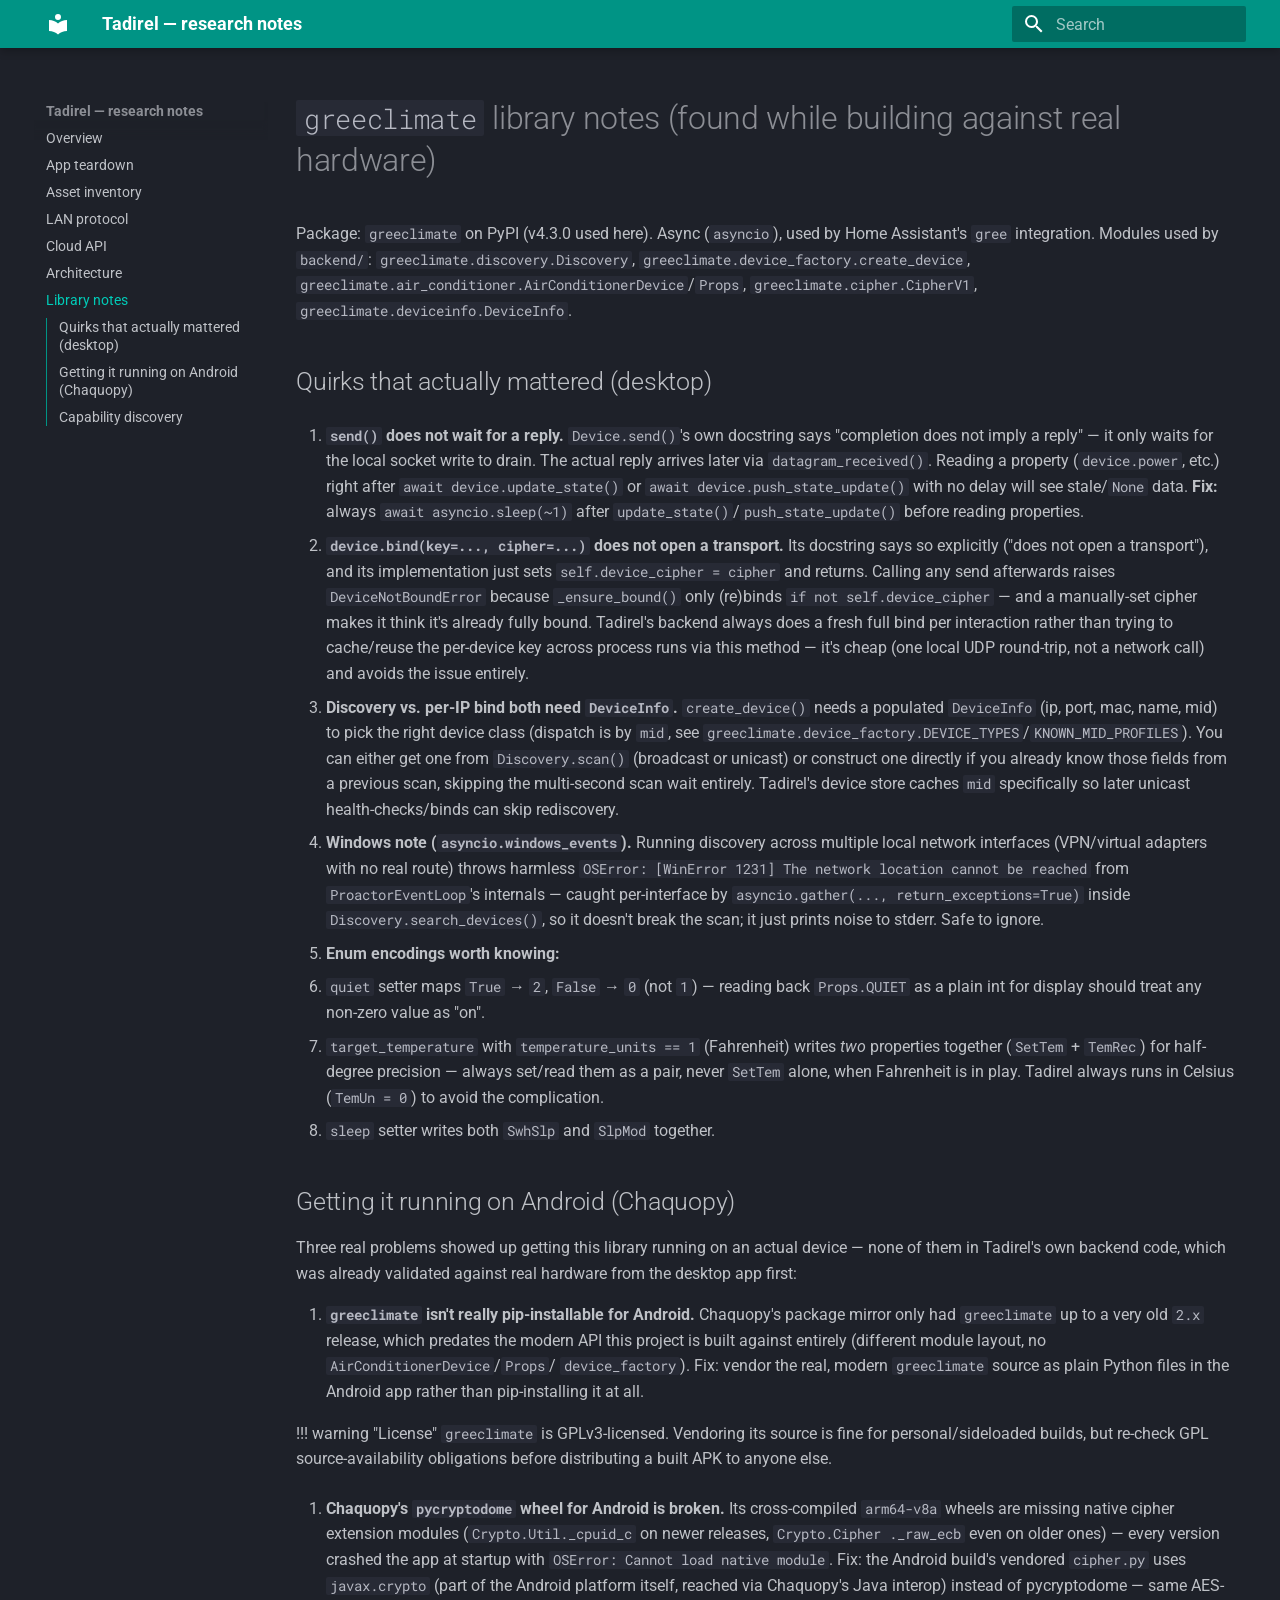
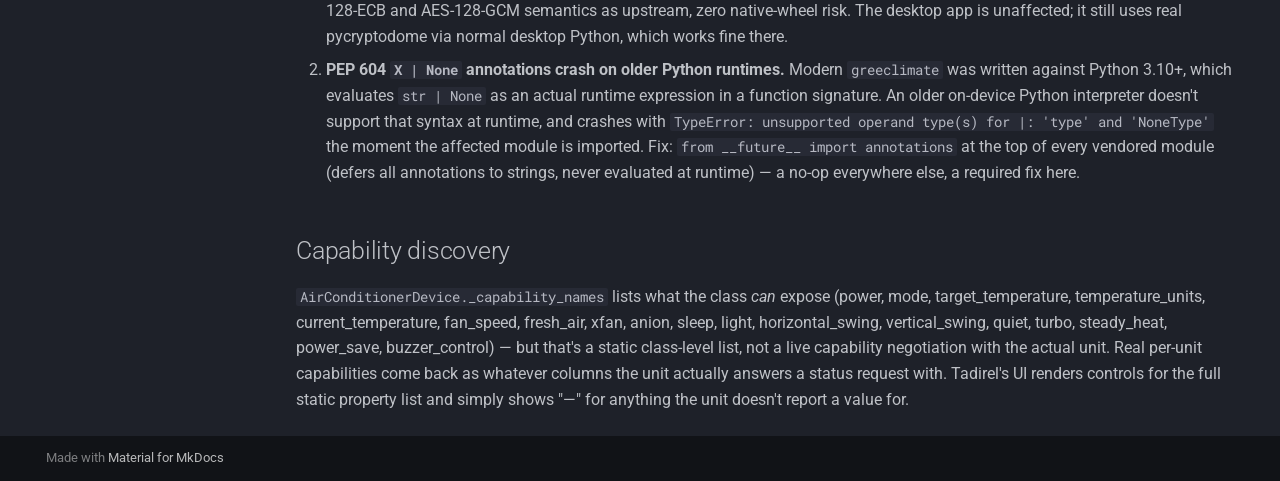
<file: library-notes/index.html>
<!doctype html>
<html lang="en" class="no-js">
  <head>
    
      <meta charset="utf-8">
      <meta name="viewport" content="width=device-width,initial-scale=1">
      
        <meta name="description" content="Reverse-engineering notes and protocol reference behind the Tadirel LAN AC controller.">
      
      
      
      
        <link rel="prev" href="../architecture/">
      
      
      
        
      
      
      <link rel="icon" href="../assets/images/favicon.png">
      <meta name="generator" content="mkdocs-1.6.1, mkdocs-material-9.8.1">
    
    
      
        <title>Library notes - Tadirel — research notes</title>
      
    
    
      <link rel="stylesheet" href="../assets/stylesheets/main.57a0d79d.min.css">
      
        
        <link rel="stylesheet" href="../assets/stylesheets/palette.fb2fffe2.min.css">
      
      


    
    
      
    
    
      
        
        
        <link rel="preconnect" href="https://fonts.gstatic.com" crossorigin>
        <link rel="stylesheet" href="https://fonts.googleapis.com/css?family=Roboto:300,300i,400,400i,700,700i%7CRoboto+Mono:400,400i,700,700i&display=fallback">
        <style>:root{--md-text-font:"Roboto";--md-code-font:"Roboto Mono"}</style>
      
    
    
    <script>__md_scope=new URL("..",location),__md_hash=e=>[...e].reduce(((e,_)=>(e<<5)-e+_.charCodeAt(0)),0),__md_get=(e,_=localStorage,t=__md_scope)=>JSON.parse(_.getItem(t.pathname+"."+e)),__md_set=(e,_,t=localStorage,a=__md_scope)=>{try{t.setItem(a.pathname+"."+e,JSON.stringify(_))}catch(e){}}</script>
    
      

    
    
  </head>
  
  
    
    
      
    
    
    
    
    <body dir="ltr" data-md-color-scheme="slate" data-md-color-primary="teal" data-md-color-accent="teal">
  
    
    <input class="md-toggle" data-md-toggle="drawer" type="checkbox" id="__drawer" autocomplete="off">
    <input class="md-toggle" data-md-toggle="search" type="checkbox" id="__search" autocomplete="off">
    <label class="md-overlay" for="__drawer"></label>
    <div data-md-component="skip">
      
        
        <a href="#greeclimate-library-notes-found-while-building-against-real-hardware" class="md-skip">
          Skip to content
        </a>
      
    </div>
    <div data-md-component="announce">
      
    </div>
    
    
      

  

<header class="md-header md-header--shadow" data-md-component="header">
  <nav class="md-header__inner md-grid" aria-label="Header">
    <a href=".." title="Tadirel — research notes" class="md-header__button md-logo" aria-label="Tadirel — research notes" data-md-component="logo">
      
  
  <svg xmlns="http://www.w3.org/2000/svg" viewBox="0 0 24 24"><path d="M12 8a3 3 0 0 0 3-3 3 3 0 0 0-3-3 3 3 0 0 0-3 3 3 3 0 0 0 3 3m0 3.54C9.64 9.35 6.5 8 3 8v11c3.5 0 6.64 1.35 9 3.54 2.36-2.19 5.5-3.54 9-3.54V8c-3.5 0-6.64 1.35-9 3.54"/></svg>

    </a>
    <label class="md-header__button md-icon" for="__drawer">
      
      <svg xmlns="http://www.w3.org/2000/svg" viewBox="0 0 24 24"><path d="M3 6h18v2H3zm0 5h18v2H3zm0 5h18v2H3z"/></svg>
    </label>
    <div class="md-header__title" data-md-component="header-title">
      <div class="md-header__ellipsis">
        <div class="md-header__topic">
          <span class="md-ellipsis">
            Tadirel — research notes
          </span>
        </div>
        <div class="md-header__topic" data-md-component="header-topic">
          <span class="md-ellipsis">
            
              Library notes
            
          </span>
        </div>
      </div>
    </div>
    
      
        <form class="md-header__option" data-md-component="palette">
  
    
    
    
    <input class="md-option" data-md-color-media="" data-md-color-scheme="slate" data-md-color-primary="teal" data-md-color-accent="teal"  aria-hidden="true"  type="radio" name="__palette" id="__palette_0">
    
  
</form>
      
    
    
      <script>var palette=__md_get("__palette");if(palette&&palette.color){if("(prefers-color-scheme)"===palette.color.media){var media=matchMedia("(prefers-color-scheme: light)"),input=document.querySelector(media.matches?"[data-md-color-media='(prefers-color-scheme: light)']":"[data-md-color-media='(prefers-color-scheme: dark)']");palette.color.media=input.getAttribute("data-md-color-media"),palette.color.scheme=input.getAttribute("data-md-color-scheme"),palette.color.primary=input.getAttribute("data-md-color-primary"),palette.color.accent=input.getAttribute("data-md-color-accent")}for(var[key,value]of Object.entries(palette.color))document.body.setAttribute("data-md-color-"+key,value)}</script>
    
    
    
      
      
        <label class="md-header__button md-icon" for="__search">
          
          <svg xmlns="http://www.w3.org/2000/svg" viewBox="0 0 24 24"><path d="M9.5 3A6.5 6.5 0 0 1 16 9.5c0 1.61-.59 3.09-1.56 4.23l.27.27h.79l5 5-1.5 1.5-5-5v-.79l-.27-.27A6.52 6.52 0 0 1 9.5 16 6.5 6.5 0 0 1 3 9.5 6.5 6.5 0 0 1 9.5 3m0 2C7 5 5 7 5 9.5S7 14 9.5 14 14 12 14 9.5 12 5 9.5 5"/></svg>
        </label>
        <div class="md-search" data-md-component="search" role="dialog">
  <label class="md-search__overlay" for="__search"></label>
  <div class="md-search__inner" role="search">
    <form class="md-search__form" name="search">
      <input type="text" class="md-search__input" name="query" aria-label="Search" placeholder="Search" autocapitalize="off" autocorrect="off" autocomplete="off" spellcheck="false" data-md-component="search-query" required>
      <label class="md-search__icon md-icon" for="__search">
        
        <svg xmlns="http://www.w3.org/2000/svg" viewBox="0 0 24 24"><path d="M9.5 3A6.5 6.5 0 0 1 16 9.5c0 1.61-.59 3.09-1.56 4.23l.27.27h.79l5 5-1.5 1.5-5-5v-.79l-.27-.27A6.52 6.52 0 0 1 9.5 16 6.5 6.5 0 0 1 3 9.5 6.5 6.5 0 0 1 9.5 3m0 2C7 5 5 7 5 9.5S7 14 9.5 14 14 12 14 9.5 12 5 9.5 5"/></svg>
        
        <svg xmlns="http://www.w3.org/2000/svg" viewBox="0 0 24 24"><path d="M20 11v2H8l5.5 5.5-1.42 1.42L4.16 12l7.92-7.92L13.5 5.5 8 11z"/></svg>
      </label>
      <nav class="md-search__options" aria-label="Search">
        
        <button type="reset" class="md-search__icon md-icon" title="Clear" aria-label="Clear" tabindex="-1">
          
          <svg xmlns="http://www.w3.org/2000/svg" viewBox="0 0 24 24"><path d="M19 6.41 17.59 5 12 10.59 6.41 5 5 6.41 10.59 12 5 17.59 6.41 19 12 13.41 17.59 19 19 17.59 13.41 12z"/></svg>
        </button>
      </nav>
      
    </form>
    <div class="md-search__output">
      <div class="md-search__scrollwrap" tabindex="0" data-md-scrollfix>
        <div class="md-search-result" data-md-component="search-result">
          <div class="md-search-result__meta">
            Initializing search
          </div>
          <ol class="md-search-result__list" role="presentation"></ol>
        </div>
      </div>
    </div>
  </div>
</div>
      
    
    
  </nav>
  
</header>
    
    <div class="md-container" data-md-component="container">
      
      
        
          
        
      
      <main class="md-main" data-md-component="main">
        <div class="md-main__inner md-grid">
          
            
              
              <div class="md-sidebar md-sidebar--primary" data-md-component="sidebar" data-md-type="navigation" >
                <div class="md-sidebar__scrollwrap">
                  <div class="md-sidebar__inner">
                    



  

<nav class="md-nav md-nav--primary md-nav--integrated" aria-label="Navigation" data-md-level="0">
  <label class="md-nav__title" for="__drawer">
    <a href=".." title="Tadirel — research notes" class="md-nav__button md-logo" aria-label="Tadirel — research notes" data-md-component="logo">
      
  
  <svg xmlns="http://www.w3.org/2000/svg" viewBox="0 0 24 24"><path d="M12 8a3 3 0 0 0 3-3 3 3 0 0 0-3-3 3 3 0 0 0-3 3 3 3 0 0 0 3 3m0 3.54C9.64 9.35 6.5 8 3 8v11c3.5 0 6.64 1.35 9 3.54 2.36-2.19 5.5-3.54 9-3.54V8c-3.5 0-6.64 1.35-9 3.54"/></svg>

    </a>
    Tadirel — research notes
  </label>
  
  <ul class="md-nav__list" data-md-scrollfix>
    
      
      
  
  
  
  
    <li class="md-nav__item">
      <a href=".." class="md-nav__link">
        
  
  
  <span class="md-ellipsis">
    
  
    Overview
  

    
  </span>
  
  

      </a>
    </li>
  

    
      
      
  
  
  
  
    <li class="md-nav__item">
      <a href="../app-teardown/" class="md-nav__link">
        
  
  
  <span class="md-ellipsis">
    
  
    App teardown
  

    
  </span>
  
  

      </a>
    </li>
  

    
      
      
  
  
  
  
    <li class="md-nav__item">
      <a href="../asset-inventory/" class="md-nav__link">
        
  
  
  <span class="md-ellipsis">
    
  
    Asset inventory
  

    
  </span>
  
  

      </a>
    </li>
  

    
      
      
  
  
  
  
    <li class="md-nav__item">
      <a href="../lan-protocol/" class="md-nav__link">
        
  
  
  <span class="md-ellipsis">
    
  
    LAN protocol
  

    
  </span>
  
  

      </a>
    </li>
  

    
      
      
  
  
  
  
    <li class="md-nav__item">
      <a href="../cloud-api/" class="md-nav__link">
        
  
  
  <span class="md-ellipsis">
    
  
    Cloud API
  

    
  </span>
  
  

      </a>
    </li>
  

    
      
      
  
  
  
  
    <li class="md-nav__item">
      <a href="../architecture/" class="md-nav__link">
        
  
  
  <span class="md-ellipsis">
    
  
    Architecture
  

    
  </span>
  
  

      </a>
    </li>
  

    
      
      
  
  
    
  
  
  
    <li class="md-nav__item md-nav__item--active">
      
      <input class="md-nav__toggle md-toggle" type="checkbox" id="__toc">
      
      
        
      
      
        <label class="md-nav__link md-nav__link--active" for="__toc">
          
  
  
  <span class="md-ellipsis">
    
  
    Library notes
  

    
  </span>
  
  

          <span class="md-nav__icon md-icon"></span>
        </label>
      
      <a href="./" class="md-nav__link md-nav__link--active">
        
  
  
  <span class="md-ellipsis">
    
  
    Library notes
  

    
  </span>
  
  

      </a>
      
        

<nav class="md-nav md-nav--secondary" aria-label="Table of contents">
  
  
  
    
  
  
    <label class="md-nav__title" for="__toc">
      <span class="md-nav__icon md-icon"></span>
      Table of contents
    </label>
    <ul class="md-nav__list" data-md-component="toc" data-md-scrollfix>
      
        <li class="md-nav__item">
  <a href="#quirks-that-actually-mattered-desktop" class="md-nav__link">
    <span class="md-ellipsis">
      
        Quirks that actually mattered (desktop)
      
    </span>
  </a>
  
</li>
      
        <li class="md-nav__item">
  <a href="#getting-it-running-on-android-chaquopy" class="md-nav__link">
    <span class="md-ellipsis">
      
        Getting it running on Android (Chaquopy)
      
    </span>
  </a>
  
</li>
      
        <li class="md-nav__item">
  <a href="#capability-discovery" class="md-nav__link">
    <span class="md-ellipsis">
      
        Capability discovery
      
    </span>
  </a>
  
</li>
      
    </ul>
  
</nav>
      
    </li>
  

    
  </ul>
</nav>
                  </div>
                </div>
              </div>
            
            
          
          
            <div class="md-content" data-md-component="content">
              
              <article class="md-content__inner md-typeset">
                
                  



<h1 id="greeclimate-library-notes-found-while-building-against-real-hardware"><code>greeclimate</code> library notes (found while building against real hardware)</h1>
<p>Package: <code>greeclimate</code> on PyPI (v4.3.0 used here). Async (<code>asyncio</code>), used
by Home Assistant's <code>gree</code> integration. Modules used by <code>backend/</code>:
<code>greeclimate.discovery.Discovery</code>, <code>greeclimate.device_factory.create_device</code>,
<code>greeclimate.air_conditioner.AirConditionerDevice</code>/<code>Props</code>,
<code>greeclimate.cipher.CipherV1</code>, <code>greeclimate.deviceinfo.DeviceInfo</code>.</p>
<h2 id="quirks-that-actually-mattered-desktop">Quirks that actually mattered (desktop)</h2>
<ol>
<li>
<p><strong><code>send()</code> does not wait for a reply.</strong> <code>Device.send()</code>'s own docstring
   says "completion does not imply a reply" — it only waits for the local
   socket write to drain. The actual reply arrives later via
   <code>datagram_received()</code>. Reading a property (<code>device.power</code>, etc.) right
   after <code>await device.update_state()</code> or <code>await device.push_state_update()</code>
   with no delay will see stale/<code>None</code> data. <strong>Fix:</strong> always
   <code>await asyncio.sleep(~1)</code> after <code>update_state()</code>/<code>push_state_update()</code>
   before reading properties.</p>
</li>
<li>
<p><strong><code>device.bind(key=..., cipher=...)</code> does not open a transport.</strong> Its
   docstring says so explicitly ("does not open a transport"), and its
   implementation just sets <code>self.device_cipher = cipher</code> and returns.
   Calling any send afterwards raises <code>DeviceNotBoundError</code> because
   <code>_ensure_bound()</code> only (re)binds <code>if not self.device_cipher</code> — and a
   manually-set cipher makes it think it's already fully bound. Tadirel's
   backend always does a fresh full bind per interaction rather than
   trying to cache/reuse the per-device key across process runs via this
   method — it's cheap (one local UDP round-trip, not a network call) and
   avoids the issue entirely.</p>
</li>
<li>
<p><strong>Discovery vs. per-IP bind both need <code>DeviceInfo</code>.</strong> <code>create_device()</code>
   needs a populated <code>DeviceInfo</code> (ip, port, mac, name, mid) to pick the
   right device class (dispatch is by <code>mid</code>, see
   <code>greeclimate.device_factory.DEVICE_TYPES</code>/<code>KNOWN_MID_PROFILES</code>). You can
   either get one from <code>Discovery.scan()</code> (broadcast or unicast) or
   construct one directly if you already know those fields from a
   previous scan, skipping the multi-second scan wait entirely. Tadirel's
   device store caches <code>mid</code> specifically so later unicast
   health-checks/binds can skip rediscovery.</p>
</li>
<li>
<p><strong>Windows note (<code>asyncio.windows_events</code>).</strong> Running discovery across
   multiple local network interfaces (VPN/virtual adapters with no real
   route) throws harmless <code>OSError: [WinError 1231] The network location
   cannot be reached</code> from <code>ProactorEventLoop</code>'s internals — caught
   per-interface by <code>asyncio.gather(..., return_exceptions=True)</code> inside
   <code>Discovery.search_devices()</code>, so it doesn't break the scan; it just
   prints noise to stderr. Safe to ignore.</p>
</li>
<li>
<p><strong>Enum encodings worth knowing:</strong></p>
</li>
<li><code>quiet</code> setter maps <code>True</code> → <code>2</code>, <code>False</code> → <code>0</code> (not <code>1</code>) — reading
     back <code>Props.QUIET</code> as a plain int for display should treat any
     non-zero value as "on".</li>
<li><code>target_temperature</code> with <code>temperature_units == 1</code> (Fahrenheit) writes
     <em>two</em> properties together (<code>SetTem</code> + <code>TemRec</code>) for half-degree
     precision — always set/read them as a pair, never <code>SetTem</code> alone,
     when Fahrenheit is in play. Tadirel always runs in Celsius
     (<code>TemUn = 0</code>) to avoid the complication.</li>
<li><code>sleep</code> setter writes both <code>SwhSlp</code> and <code>SlpMod</code> together.</li>
</ol>
<h2 id="getting-it-running-on-android-chaquopy">Getting it running on Android (Chaquopy)</h2>
<p>Three real problems showed up getting this library running on an actual
device — none of them in Tadirel's own backend code, which was already
validated against real hardware from the desktop app first:</p>
<ol>
<li><strong><code>greeclimate</code> isn't really pip-installable for Android.</strong> Chaquopy's
   package mirror only had <code>greeclimate</code> up to a very old <code>2.x</code> release,
   which predates the modern API this project is built against entirely
   (different module layout, no <code>AirConditionerDevice</code>/<code>Props</code>/
   <code>device_factory</code>). Fix: vendor the real, modern <code>greeclimate</code> source
   as plain Python files in the Android app rather than pip-installing it
   at all.</li>
</ol>
<p>!!! warning "License"
       <code>greeclimate</code> is GPLv3-licensed. Vendoring its source is fine for
       personal/sideloaded builds, but re-check GPL source-availability
       obligations before distributing a built APK to anyone else.</p>
<ol>
<li>
<p><strong>Chaquopy's <code>pycryptodome</code> wheel for Android is broken.</strong> Its
   cross-compiled <code>arm64-v8a</code> wheels are missing native cipher extension
   modules (<code>Crypto.Util._cpuid_c</code> on newer releases, <code>Crypto.Cipher
   ._raw_ecb</code> even on older ones) — every version crashed the app at
   startup with <code>OSError: Cannot load native module</code>. Fix: the Android
   build's vendored <code>cipher.py</code> uses <code>javax.crypto</code> (part of the Android
   platform itself, reached via Chaquopy's Java interop) instead of
   pycryptodome — same AES-128-ECB and AES-128-GCM semantics as upstream,
   zero native-wheel risk. The desktop app is unaffected; it still uses
   real pycryptodome via normal desktop Python, which works fine there.</p>
</li>
<li>
<p><strong>PEP 604 <code>X | None</code> annotations crash on older Python runtimes.</strong>
   Modern <code>greeclimate</code> was written against Python 3.10+, which evaluates
   <code>str | None</code> as an actual runtime expression in a function signature.
   An older on-device Python interpreter doesn't support that syntax at
   runtime, and crashes with <code>TypeError: unsupported operand type(s) for
   |: 'type' and 'NoneType'</code> the moment the affected module is imported.
   Fix: <code>from __future__ import annotations</code> at the top of every vendored
   module (defers all annotations to strings, never evaluated at runtime)
   — a no-op everywhere else, a required fix here.</p>
</li>
</ol>
<h2 id="capability-discovery">Capability discovery</h2>
<p><code>AirConditionerDevice._capability_names</code> lists what the class <em>can</em>
expose (power, mode, target_temperature, temperature_units,
current_temperature, fan_speed, fresh_air, xfan, anion, sleep, light,
horizontal_swing, vertical_swing, quiet, turbo, steady_heat, power_save,
buzzer_control) — but that's a static class-level list, not a live
capability negotiation with the actual unit. Real per-unit capabilities
come back as whatever columns the unit actually answers a status request
with. Tadirel's UI renders controls for the full static property list and
simply shows "—" for anything the unit doesn't report a value for.</p>












                
              </article>
            </div>
          
          
<script>var target=document.getElementById(location.hash.slice(1));target&&target.name&&(target.checked=target.name.startsWith("__tabbed_"))</script>
        </div>
        
      </main>
      
        <footer class="md-footer">
  
  <div class="md-footer-meta md-typeset">
    <div class="md-footer-meta__inner md-grid">
      <div class="md-copyright">
  
  
    Made with
    <a href="https://squidfunk.github.io/mkdocs-material/" target="_blank" rel="noopener">
      Material for MkDocs
    </a>
  
</div>
      
    </div>
  </div>
</footer>
      
    </div>
    <div class="md-dialog" data-md-component="dialog">
      <div class="md-dialog__inner md-typeset"></div>
    </div>
    
    
    
      
      
      <script id="__config" type="application/json">{"annotate": null, "base": "..", "features": ["navigation.sections", "navigation.expand", "content.code.copy", "content.code.annotate", "toc.integrate"], "search": "../assets/javascripts/workers/search.a7633da7.min.js", "tags": null, "translations": {"clipboard.copied": "Copied to clipboard", "clipboard.copy": "Copy to clipboard", "search.result.more.one": "1 more on this page", "search.result.more.other": "# more on this page", "search.result.none": "No matching documents", "search.result.one": "1 matching document", "search.result.other": "# matching documents", "search.result.placeholder": "Type to start searching", "search.result.term.missing": "Missing", "select.version": "Select version"}, "version": null}</script>
    
    
      <script src="../assets/javascripts/bundle.a5f9d56c.min.js"></script>
      
    
  </body>
</html>
</file>
<file: assets/stylesheets/main.57a0d79d.min.css>
@charset "UTF-8";html{box-sizing:border-box;-webkit-text-size-adjust:none;-moz-text-size-adjust:none;text-size-adjust:none}*,:after,:before{box-sizing:inherit}@media(prefers-reduced-motion){*,:after,:before{transition:none!important}}body{margin:0;-webkit-font-smoothing:antialiased;-moz-osx-font-smoothing:grayscale;--md-text-font-family:var(--md-text-font, _),
    -apple-system, BlinkMacSystemFont, Helvetica, Arial, sans-serif;--md-code-font-family:var(--md-code-font, _),
    SFMono-Regular, Consolas, Menlo, monospace}.md-typeset code:not(.focus-visible),a,button,input,label{-webkit-tap-highlight-color:transparent}a{color:inherit;text-decoration:none}hr{box-sizing:initial;display:block;height:.05rem;padding:0;overflow:visible;border:0}small{font-size:80%}sub,sup{line-height:1em}img{border-style:none}table{border-spacing:0;border-collapse:initial}td,th{font-weight:400;vertical-align:top}button{padding:0;margin:0;font-family:inherit;font-size:inherit;background:#0000;border:0}input{border:0;outline:none}:root{--md-primary-fg-color:#4051b5;--md-primary-fg-color--light:#5d6cc0;--md-primary-fg-color--dark:#303fa1;--md-primary-bg-color:#fff;--md-primary-bg-color--light:#ffffffb3;--md-accent-fg-color:#526cfe;--md-accent-fg-color--transparent:#526cfe1a;--md-accent-bg-color:#fff;--md-accent-bg-color--light:#ffffffb3;--md-typeset-table-sort-icon:url("data:image/svg+xml;charset=utf-8,<svg xmlns='http://www.w3.org/2000/svg' viewBox='0 0 24 24'><path d='m18 21-4-4h3V7h-3l4-4 4 4h-3v10h3M2 19v-2h10v2M2 13v-2h7v2M2 7V5h4v2z'/></svg>");--md-typeset-table-sort-icon--asc:url("data:image/svg+xml;charset=utf-8,<svg xmlns='http://www.w3.org/2000/svg' viewBox='0 0 24 24'><path d='M19 17h3l-4 4-4-4h3V3h2M2 17h10v2H2M6 5v2H2V5m0 6h7v2H2z'/></svg>");--md-typeset-table-sort-icon--desc:url("data:image/svg+xml;charset=utf-8,<svg xmlns='http://www.w3.org/2000/svg' viewBox='0 0 24 24'><path d='M19 7h3l-4-4-4 4h3v14h2M2 17h10v2H2M6 5v2H2V5m0 6h7v2H2z'/></svg>")}[data-md-color-scheme=default]{color-scheme:light}[data-md-color-scheme=default] img[src$="#gh-dark-mode-only"],[data-md-color-scheme=default] img[src$="#only-dark"]{display:none}:root,[data-md-color-scheme=default]{--md-hue:225deg;--md-default-fg-color:#000000de;--md-default-fg-color--light:#0000008a;--md-default-fg-color--lighter:#00000052;--md-default-fg-color--lightest:#00000012;--md-default-bg-color:#fff;--md-default-bg-color--light:#ffffffb3;--md-default-bg-color--lighter:#ffffff4d;--md-default-bg-color--lightest:#ffffff1f;--md-code-fg-color:#36464e;--md-code-bg-color:#f5f5f5;--md-code-bg-color--light:#f5f5f5b3;--md-code-bg-color--lighter:#f5f5f54d;--md-code-hl-color:#4287ff;--md-code-hl-color--light:#4287ff1a;--md-code-hl-number-color:#d52a2a;--md-code-hl-special-color:#db1457;--md-code-hl-function-color:#a846b9;--md-code-hl-constant-color:#6e59d9;--md-code-hl-keyword-color:#3f6ec6;--md-code-hl-string-color:#1c7d4d;--md-code-hl-name-color:var(--md-code-fg-color);--md-code-hl-operator-color:var(--md-default-fg-color--light);--md-code-hl-punctuation-color:var(--md-default-fg-color--light);--md-code-hl-comment-color:var(--md-default-fg-color--light);--md-code-hl-generic-color:var(--md-default-fg-color--light);--md-code-hl-variable-color:var(--md-default-fg-color--light);--md-typeset-color:var(--md-default-fg-color);--md-typeset-a-color:var(--md-primary-fg-color);--md-typeset-del-color:#f5503d26;--md-typeset-ins-color:#0bd57026;--md-typeset-kbd-color:#fafafa;--md-typeset-kbd-accent-color:#fff;--md-typeset-kbd-border-color:#b8b8b8;--md-typeset-mark-color:#ffff0080;--md-typeset-table-color:#0000001f;--md-typeset-table-color--light:#00000009;--md-admonition-fg-color:var(--md-default-fg-color);--md-admonition-bg-color:var(--md-default-bg-color);--md-warning-fg-color:#000000de;--md-warning-bg-color:#ff9;--md-footer-fg-color:#fff;--md-footer-fg-color--light:#ffffffb3;--md-footer-fg-color--lighter:#ffffff73;--md-footer-bg-color:#000000de;--md-footer-bg-color--dark:#00000052;--md-shadow-z1:0 0.2rem 0.5rem #0000000d,
    0 0 0.05rem #0000001a;--md-shadow-z2:0 0.2rem 0.5rem #0000001a,
    0 0 0.05rem #00000040;--md-shadow-z3:0 0.2rem 0.5rem #0003,
    0 0 0.05rem #00000059}.md-icon svg{display:block;width:1.2rem;height:1.2rem;fill:currentcolor}aside,body,input{font-family:var(--md-text-font-family);font-feature-settings:"kern","liga";color:var(--md-typeset-color)}code,kbd,pre{font-family:var(--md-code-font-family);font-feature-settings:"kern"}.md-typeset{font-size:.8rem;line-height:1.6;overflow-wrap:break-word;-webkit-print-color-adjust:exact;color-adjust:exact}@media print{.md-typeset{font-size:.68rem}.md-typeset code,.md-typeset kbd,.md-typeset pre{white-space:pre-wrap}}.md-typeset blockquote,.md-typeset dl,.md-typeset figure,.md-typeset ol,.md-typeset pre,.md-typeset ul{margin-top:1em;margin-bottom:1em}.md-typeset h1{margin:0 0 1.25em;font-size:2em;line-height:1.3;color:var(--md-default-fg-color--light)}.md-typeset h1,.md-typeset h2{font-weight:300;letter-spacing:-.01em}.md-typeset h2{margin:1.6em 0 .64em;font-size:1.5625em;line-height:1.4}.md-typeset h3{margin:1.6em 0 .8em;font-size:1.25em;font-weight:400;line-height:1.5;letter-spacing:-.01em}.md-typeset h2+h3{margin-top:.8em}.md-typeset h4{margin:1em 0;font-weight:700;letter-spacing:-.01em}.md-typeset h5,.md-typeset h6{margin:1.25em 0;font-size:.8em;font-weight:700;color:var(--md-default-fg-color--light);letter-spacing:-.01em}.md-typeset h5{text-transform:uppercase}.md-typeset h5 code{text-transform:none}.md-typeset hr{display:flow-root;margin:1.5em 0;border-bottom:.05rem solid var(--md-default-fg-color--lightest)}.md-typeset a{color:var(--md-typeset-a-color);word-break:break-word}.md-typeset a,.md-typeset a:before{transition:color 125ms}.md-typeset a:focus,.md-typeset a:hover{color:var(--md-accent-fg-color)}.md-typeset a:focus code,.md-typeset a:hover code{color:var(--md-accent-fg-color);background-color:var(--md-accent-fg-color--transparent)}.md-typeset a code{color:var(--md-typeset-a-color)}.md-typeset a.focus-visible{outline-color:var(--md-accent-fg-color);outline-offset:.2rem}.md-typeset code,.md-typeset kbd,.md-typeset pre{font-variant-ligatures:none;color:var(--md-code-fg-color);direction:ltr;transition:background-color 125ms}.md-typeset code{padding:0 .2941176471em;font-size:.85em;word-break:break-word;background-color:var(--md-code-bg-color);border-radius:.1rem;-webkit-box-decoration-break:clone;box-decoration-break:clone;transition:color 125ms,background-color 125ms}.md-typeset code:not(.focus-visible){outline:none}.md-typeset pre{position:relative;display:flow-root;line-height:1.4}.md-typeset pre>code{display:block;padding:.7720588235em 1.1764705882em;margin:0;overflow:auto;word-break:normal;touch-action:auto;scrollbar-color:var(--md-default-fg-color--lighter) #0000;scrollbar-width:thin;outline-color:var(--md-accent-fg-color);box-shadow:none;-webkit-box-decoration-break:slice;box-decoration-break:slice}.md-typeset pre>code:hover{scrollbar-color:var(--md-accent-fg-color) #0000}.md-typeset pre>code::-webkit-scrollbar{width:.2rem;height:.2rem}.md-typeset pre>code::-webkit-scrollbar-thumb{background-color:var(--md-default-fg-color--lighter)}.md-typeset pre>code::-webkit-scrollbar-thumb:hover{background-color:var(--md-accent-fg-color)}.md-typeset kbd{display:inline-block;padding:0 .6666666667em;font-size:.75em;color:var(--md-default-fg-color);word-break:break-word;vertical-align:text-top;background-color:var(--md-typeset-kbd-color);border-radius:.1rem;box-shadow:0 .1rem 0 .05rem var(--md-typeset-kbd-border-color),0 .1rem 0 var(--md-typeset-kbd-border-color),0 -.1rem .2rem var(--md-typeset-kbd-accent-color) inset}.md-typeset mark{color:inherit;word-break:break-word;background-color:var(--md-typeset-mark-color);-webkit-box-decoration-break:clone;box-decoration-break:clone}.md-typeset abbr{text-decoration:none;cursor:help}.md-typeset [data-preview],.md-typeset abbr{border-bottom:.05rem dotted var(--md-default-fg-color--light)}.md-typeset small{opacity:.75}[dir=ltr] .md-typeset sub,[dir=ltr] .md-typeset sup{margin-left:.078125em}[dir=rtl] .md-typeset sub,[dir=rtl] .md-typeset sup{margin-right:.078125em}[dir=ltr] .md-typeset blockquote{padding-left:.6rem;border-left:.2rem solid var(--md-default-fg-color--lighter)}[dir=rtl] .md-typeset blockquote{padding-right:.6rem;border-right:.2rem solid var(--md-default-fg-color--lighter)}.md-typeset blockquote{margin-left:0;margin-right:0;color:var(--md-default-fg-color--light)}.md-typeset ul{list-style-type:disc}.md-typeset ul[type]{list-style-type:revert-layer}[dir=ltr] .md-typeset ol,[dir=ltr] .md-typeset ol li ol,[dir=ltr] .md-typeset ol li ul,[dir=ltr] .md-typeset ul,[dir=ltr] .md-typeset ul li ol,[dir=ltr] .md-typeset ul li ul{margin-left:.625em}[dir=rtl] .md-typeset ol,[dir=rtl] .md-typeset ol li ol,[dir=rtl] .md-typeset ol li ul,[dir=rtl] .md-typeset ul,[dir=rtl] .md-typeset ul li ol,[dir=rtl] .md-typeset ul li ul{margin-right:.625em}.md-typeset ol,.md-typeset ul{padding:0}.md-typeset ol:not([hidden]),.md-typeset ul:not([hidden]){display:flow-root}.md-typeset ol ol,.md-typeset ul ol{list-style-type:lower-alpha}.md-typeset ol ol ol,.md-typeset ul ol ol{list-style-type:lower-roman}.md-typeset ol ol ol ol,.md-typeset ul ol ol ol{list-style-type:upper-alpha}.md-typeset ol ol ol ol ol,.md-typeset ul ol ol ol ol{list-style-type:upper-roman}.md-typeset ol[type],.md-typeset ul[type]{list-style-type:revert-layer}[dir=ltr] .md-typeset ol li,[dir=ltr] .md-typeset ul li{margin-left:1.25em}[dir=rtl] .md-typeset ol li,[dir=rtl] .md-typeset ul li{margin-right:1.25em}.md-typeset ol li,.md-typeset ul li{margin-bottom:.5em}.md-typeset ol li blockquote,.md-typeset ol li p,.md-typeset ul li blockquote,.md-typeset ul li p{margin:.5em 0}.md-typeset ol li:last-child,.md-typeset ul li:last-child{margin-bottom:0}.md-typeset ol li ol,.md-typeset ol li ul,.md-typeset ul li ol,.md-typeset ul li ul{margin-top:.5em;margin-bottom:.5em}[dir=ltr] .md-typeset dd{margin-left:1.875em}[dir=rtl] .md-typeset dd{margin-right:1.875em}.md-typeset dd{margin-top:1em;margin-bottom:1.5em}.md-typeset img,.md-typeset svg,.md-typeset video{max-width:100%;height:auto}.md-typeset img[align=left]{margin:1em 1em 1em 0}.md-typeset img[align=right]{margin:1em 0 1em 1em}.md-typeset img[align]:only-child{margin-top:0}.md-typeset figure{display:flow-root;width:fit-content;max-width:100%;margin:1em auto;text-align:center}.md-typeset figure img{display:block;margin:0 auto}.md-typeset figcaption{max-width:24rem;margin:1em auto;font-style:italic}.md-typeset iframe{max-width:100%}.md-typeset table:not([class]){display:inline-block;max-width:100%;overflow:auto;font-size:.64rem;touch-action:auto;background-color:var(--md-default-bg-color);border:.05rem solid var(--md-typeset-table-color);border-radius:.1rem}@media print{.md-typeset table:not([class]){display:table}}.md-typeset table:not([class])+*{margin-top:1.5em}.md-typeset table:not([class]) td>:first-child,.md-typeset table:not([class]) th>:first-child{margin-top:0}.md-typeset table:not([class]) td>:last-child,.md-typeset table:not([class]) th>:last-child{margin-bottom:0}.md-typeset table:not([class]) td:not([align]),.md-typeset table:not([class]) th:not([align]){text-align:left}[dir=rtl] .md-typeset table:not([class]) td:not([align]),[dir=rtl] .md-typeset table:not([class]) th:not([align]){text-align:right}.md-typeset table:not([class]) th{min-width:5rem;padding:.9375em 1.25em;font-weight:700;vertical-align:top}.md-typeset table:not([class]) td{padding:.9375em 1.25em;vertical-align:top;border-top:.05rem solid var(--md-typeset-table-color)}.md-typeset table:not([class]) tbody tr{transition:background-color 125ms}.md-typeset table:not([class]) tbody tr:hover{background-color:var(--md-typeset-table-color--light);box-shadow:0 .05rem 0 var(--md-default-bg-color) inset}.md-typeset table:not([class]) a{word-break:normal}.md-typeset table th[role=columnheader]{cursor:pointer}[dir=ltr] .md-typeset table th[role=columnheader]:after{margin-left:.5em}[dir=rtl] .md-typeset table th[role=columnheader]:after{margin-right:.5em}.md-typeset table th[role=columnheader]:after{display:inline-block;width:1.2em;height:1.2em;vertical-align:text-bottom;content:"";-webkit-mask-image:var(--md-typeset-table-sort-icon);mask-image:var(--md-typeset-table-sort-icon);-webkit-mask-repeat:no-repeat;mask-repeat:no-repeat;-webkit-mask-size:contain;mask-size:contain;transition:background-color 125ms}.md-typeset table th[role=columnheader]:hover:after{background-color:var(--md-default-fg-color--lighter)}.md-typeset table th[role=columnheader][aria-sort=ascending]:after{background-color:var(--md-default-fg-color--light);-webkit-mask-image:var(--md-typeset-table-sort-icon--asc);mask-image:var(--md-typeset-table-sort-icon--asc)}.md-typeset table th[role=columnheader][aria-sort=descending]:after{background-color:var(--md-default-fg-color--light);-webkit-mask-image:var(--md-typeset-table-sort-icon--desc);mask-image:var(--md-typeset-table-sort-icon--desc)}.md-typeset__scrollwrap{margin:1em -.8rem;overflow-x:auto;touch-action:auto}.md-typeset__table{display:inline-block;padding:0 .8rem;margin-bottom:.5em}@media print{.md-typeset__table{display:block}}html .md-typeset__table table{display:table;width:100%;margin:0;overflow:hidden}@media screen and (max-width:44.984375em){.md-content__inner>pre{margin:1em -.8rem}.md-content__inner>pre code{border-radius:0}}.md-typeset .md-author{position:relative;display:block;flex-shrink:0;width:1.6rem;height:1.6rem;overflow:hidden;border-radius:100%;transition:color 125ms,transform 125ms}.md-typeset .md-author img{display:block}.md-typeset .md-author--more{font-size:.6rem;font-weight:700;line-height:1.6rem;color:var(--md-default-fg-color--lighter);text-align:center;background:var(--md-default-fg-color--lightest)}.md-typeset .md-author--long{width:2.4rem;height:2.4rem}.md-typeset a.md-author{transform:scale(1)}.md-typeset a.md-author img{filter:grayscale(100%) opacity(75%);border-radius:100%;transition:filter 125ms}.md-typeset a.md-author:focus,.md-typeset a.md-author:hover{z-index:1;transform:scale(1.1)}.md-typeset a.md-author:focus img,.md-typeset a.md-author:hover img{filter:grayscale(0)}.md-banner{overflow:auto;color:var(--md-footer-fg-color);background-color:var(--md-footer-bg-color)}@media print{.md-banner{display:none}}.md-banner--warning{color:var(--md-warning-fg-color);background-color:var(--md-warning-bg-color)}.md-banner__inner{padding:0 .8rem;margin:.6rem auto;font-size:.7rem}[dir=ltr] .md-banner__button{float:right}[dir=rtl] .md-banner__button{float:left}.md-banner__button{color:inherit;cursor:pointer;transition:opacity .25s}.no-js .md-banner__button{display:none}.md-banner__button:hover{opacity:.7}html{height:100%;overflow-x:hidden;font-size:125%}@media screen and (min-width:100em){html{font-size:137.5%}}@media screen and (min-width:125em){html{font-size:150%}}body{position:relative;display:flex;flex-direction:column;width:100%;min-height:100%;font-size:.5rem;background-color:var(--md-default-bg-color)}@media print{body{display:block}}@media screen and (max-width:59.984375em){body[data-md-scrolllock]{position:fixed}}.md-grid{max-width:61rem;margin-left:auto;margin-right:auto}.md-container{display:flex;flex-grow:1;flex-direction:column}@media print{.md-container{display:block}}.md-main{flex-grow:1}.md-main__inner{display:flex;height:100%;margin-top:1.5rem}.md-ellipsis{overflow:hidden;text-overflow:ellipsis}.md-toggle{display:none}.md-option{position:absolute;width:0;height:0;opacity:0}.md-option:checked+label:not([hidden]){display:block}.md-option.focus-visible+label{outline-style:auto;outline-color:var(--md-accent-fg-color)}.md-skip{position:fixed;z-index:-1;padding:.3rem .5rem;margin:.5rem;font-size:.64rem;color:var(--md-default-bg-color);background-color:var(--md-default-fg-color);border-radius:.1rem;outline-color:var(--md-accent-fg-color);opacity:0;transform:translateY(.4rem)}.md-skip:focus{z-index:10;opacity:1;transition:transform .25s cubic-bezier(.4,0,.2,1),opacity 175ms 75ms;transform:translateY(0)}@page{margin:25mm}:root{--md-clipboard-icon:url("data:image/svg+xml;charset=utf-8,<svg xmlns='http://www.w3.org/2000/svg' viewBox='0 0 24 24'><path d='M19 21H8V7h11m0-2H8a2 2 0 0 0-2 2v14a2 2 0 0 0 2 2h11a2 2 0 0 0 2-2V7a2 2 0 0 0-2-2m-3-4H4a2 2 0 0 0-2 2v14h2V3h12z'/></svg>");--md-code-select-icon:url("data:image/svg+xml;charset=utf-8,<svg xmlns='http://www.w3.org/2000/svg' viewBox='0 0 24 24'><path d='M19 19h-4v2h4c1.1 0 2-.9 2-2v-4h-2m0-12h-4v2h4v4h2V5c0-1.1-.9-2-2-2M5 5h4V3H5c-1.1 0-2 .9-2 2v4h2m0 6H3v4c0 1.1.9 2 2 2h4v-2H5zm2-4h2v2H7zm4 0h2v2h-2zm4 0h2v2h-2zM7 7h2v2H7zm4 0h2v2h-2zm4 0h2v2h-2zm-8 8h2v2H7zm4 0h2v2h-2zm4 0h2v2h-2z'/></svg>");--md-code-copy-icon:url("data:image/svg+xml;charset=utf-8,<svg xmlns='http://www.w3.org/2000/svg' viewBox='0 0 24 24'><path d='M19 21H8V7h11m0-2H8a2 2 0 0 0-2 2v14a2 2 0 0 0 2 2h11a2 2 0 0 0 2-2V7a2 2 0 0 0-2-2m-3-4H4a2 2 0 0 0-2 2v14h2V3h12z'/></svg>")}.md-clipboard{z-index:1;width:1.5em;height:1.5em;color:var(--md-default-fg-color--lightest);cursor:pointer;border-radius:.1rem;outline-color:var(--md-accent-fg-color);outline-offset:.1rem;transition:color .25s}@media print{.md-clipboard{display:none}}.md-clipboard:not(.focus-visible){outline:none;-webkit-tap-highlight-color:transparent}:hover>.md-clipboard{color:var(--md-default-fg-color--light)}.md-clipboard:focus,.md-clipboard:hover{color:var(--md-accent-fg-color)}.md-clipboard:after{display:block;width:1.125em;height:1.125em;margin:0 auto;content:"";background-color:currentcolor;-webkit-mask-image:var(--md-clipboard-icon);mask-image:var(--md-clipboard-icon);-webkit-mask-repeat:no-repeat;mask-repeat:no-repeat;-webkit-mask-position:center;mask-position:center;-webkit-mask-size:contain;mask-size:contain}.md-clipboard--inline{cursor:pointer}.md-clipboard--inline code{transition:color .25s,background-color .25s}.md-clipboard--inline:focus code,.md-clipboard--inline:hover code{color:var(--md-accent-fg-color);background-color:var(--md-accent-fg-color--transparent)}.md-typeset .md-code__content{display:grid}.md-code__nav{position:absolute;top:.25em;right:.25em;z-index:1;display:flex;gap:.2rem;padding:.2rem;background-color:var(--md-code-bg-color--lighter);border-radius:.1rem;transition:background-color .25s}:hover>.md-code__nav{background-color:var(--md-code-bg-color--light)}.md-code__button{display:block;width:1.5em;height:1.5em;color:var(--md-default-fg-color--lightest);cursor:pointer;outline-color:var(--md-accent-fg-color);outline-offset:.1rem;transition:color .25s}:hover>*>.md-code__button{color:var(--md-default-fg-color--light)}.md-code__button.focus-visible,.md-code__button:hover{color:var(--md-accent-fg-color)}.md-code__button--active{color:var(--md-default-fg-color)!important}.md-code__button:after{display:block;width:1.125em;height:1.125em;margin:0 auto;content:"";background-color:currentcolor;-webkit-mask-repeat:no-repeat;mask-repeat:no-repeat;-webkit-mask-position:center;mask-position:center;-webkit-mask-size:contain;mask-size:contain}.md-code__button[data-md-type=select]:after{-webkit-mask-image:var(--md-code-select-icon);mask-image:var(--md-code-select-icon)}.md-code__button[data-md-type=copy]:after{-webkit-mask-image:var(--md-code-copy-icon);mask-image:var(--md-code-copy-icon)}@keyframes consent{0%{opacity:0;transform:translateY(100%)}to{opacity:1;transform:translateY(0)}}@keyframes overlay{0%{opacity:0}to{opacity:1}}.md-consent__overlay{position:fixed;top:0;z-index:5;width:100%;height:100%;background-color:#0000008a;-webkit-backdrop-filter:blur(.1rem);backdrop-filter:blur(.1rem);opacity:1;animation:overlay .25s both}.md-consent__inner{position:fixed;bottom:0;z-index:5;width:100%;max-height:100%;padding:0;overflow:auto;background-color:var(--md-default-bg-color);border:0;border-radius:.1rem;box-shadow:0 0 .2rem #0000001a,0 .2rem .4rem #0003;animation:consent .5s cubic-bezier(.1,.7,.1,1) both}.md-consent__form{padding:.8rem}.md-consent__settings{display:none;margin:1em 0}input:checked+.md-consent__settings{display:block}.md-consent__controls{margin-bottom:.8rem}.md-typeset .md-consent__controls .md-button{display:inline}@media screen and (max-width:44.984375em){.md-typeset .md-consent__controls .md-button{display:block;width:100%;margin-top:.4rem;text-align:center}}.md-consent label{cursor:pointer}.md-content{flex-grow:1;min-width:0}.md-content__inner{padding-top:.6rem;margin:0 .8rem 1.2rem}@media screen and (min-width:76.25em){[dir=ltr] .md-sidebar--primary:not([hidden])~.md-content>.md-content__inner,[dir=rtl] .md-sidebar--secondary:not([hidden])~.md-content>.md-content__inner{margin-left:1.2rem}[dir=ltr] .md-sidebar--secondary:not([hidden])~.md-content>.md-content__inner,[dir=rtl] .md-sidebar--primary:not([hidden])~.md-content>.md-content__inner{margin-right:1.2rem}}.md-content__inner:before{display:block;height:.4rem;content:""}.md-content__inner>:last-child{margin-bottom:0}[dir=ltr] .md-content__button{float:right;margin-left:.4rem}[dir=rtl] .md-content__button{float:left;margin-right:.4rem}.md-content__button{padding:0;margin:.4rem 0}@media print{.md-content__button{display:none}}.md-typeset .md-content__button{color:var(--md-default-fg-color--lighter)}.md-content__button svg{display:inline;vertical-align:top}[dir=rtl] .md-content__button svg{transform:scaleX(-1)}[dir=ltr] .md-dialog{right:.8rem}[dir=rtl] .md-dialog{left:.8rem}.md-dialog{position:fixed;bottom:.8rem;z-index:4;min-width:11.1rem;padding:.4rem .6rem;pointer-events:none;background-color:var(--md-default-fg-color);border-radius:.1rem;box-shadow:var(--md-shadow-z3);opacity:0;transition:transform 0s .4s,opacity .4s;transform:translateY(100%)}@media print{.md-dialog{display:none}}.md-dialog--active{pointer-events:auto;opacity:1;transition:transform .4s cubic-bezier(.075,.85,.175,1),opacity .4s;transform:translateY(0)}.md-dialog__inner{font-size:.7rem;color:var(--md-default-bg-color)}.md-feedback{margin:2em 0 1em;text-align:center}.md-feedback fieldset{padding:0;margin:0;border:none}.md-feedback__title{margin:1em auto;font-weight:700}.md-feedback__inner{position:relative}.md-feedback__list{position:relative;display:flex;flex-wrap:wrap;place-content:baseline center}.md-feedback__list:hover .md-icon:not(:disabled){color:var(--md-default-fg-color--lighter)}:disabled .md-feedback__list{min-height:1.8rem}.md-feedback__icon{flex-shrink:0;margin:0 .1rem;color:var(--md-default-fg-color--light);cursor:pointer;transition:color 125ms}.md-feedback__icon:not(:disabled).md-icon:hover{color:var(--md-accent-fg-color)}.md-feedback__icon:disabled{color:var(--md-default-fg-color--lightest);pointer-events:none}.md-feedback__note{position:relative;opacity:0;transition:transform .4s cubic-bezier(.1,.7,.1,1),opacity .15s;transform:translateY(.4rem)}.md-feedback__note>*{max-width:16rem;margin:0 auto}:disabled .md-feedback__note{opacity:1;transform:translateY(0)}@media print{.md-feedback,.md-footer{display:none}}.md-footer{color:var(--md-footer-fg-color);background-color:var(--md-footer-bg-color)}.md-footer__inner{justify-content:space-between;padding:.2rem;overflow:auto}.md-footer__inner:not([hidden]){display:flex}.md-footer__link{display:flex;flex-grow:.01;align-items:end;max-width:100%;margin-top:1rem;margin-bottom:.4rem;overflow:hidden;outline-color:var(--md-accent-fg-color);transition:opacity .25s}.md-footer__link:focus,.md-footer__link:hover{opacity:.7}[dir=rtl] .md-footer__link svg{transform:scaleX(-1)}@media screen and (max-width:44.984375em){.md-footer__link--prev{flex-shrink:0}.md-footer__link--prev .md-footer__title{display:none}}[dir=ltr] .md-footer__link--next{margin-left:auto}.md-footer__link--next{text-align:right}[dir=rtl] .md-footer__link--next{margin-right:auto;text-align:left}.md-footer__title{flex-grow:1;max-width:calc(100% - 2.4rem);padding:0 1rem;margin-bottom:.7rem;font-size:.9rem;white-space:nowrap}.md-footer__button{padding:.4rem;margin:.2rem}.md-footer__direction{font-size:.64rem;opacity:.7}.md-footer-meta{background-color:var(--md-footer-bg-color--dark)}.md-footer-meta__inner{display:flex;flex-wrap:wrap;justify-content:space-between;padding:.2rem}html .md-footer-meta.md-typeset a{color:var(--md-footer-fg-color--light)}html .md-footer-meta.md-typeset a:focus,html .md-footer-meta.md-typeset a:hover{color:var(--md-footer-fg-color)}.md-copyright{width:100%;padding:.4rem 0;margin:auto .6rem;font-size:.64rem;color:var(--md-footer-fg-color--lighter)}.md-copyright__highlight{color:var(--md-footer-fg-color--light)}.md-social{display:inline-flex;gap:.2rem;padding:.2rem 0 .6rem;margin:0 .4rem}@media screen and (min-width:45em){.md-copyright{width:auto}.md-social{padding:.6rem 0}}.md-social__link{display:inline-block;width:1.6rem;height:1.6rem;text-align:center}.md-social__link:before{line-height:1.9}.md-social__link svg{max-height:.8rem;vertical-align:-25%;fill:currentcolor}.md-typeset .md-button{display:inline-block;padding:.625em 2em;font-weight:700;color:var(--md-primary-fg-color);cursor:pointer;border:.1rem solid;border-radius:.1rem;transition:color 125ms,background-color 125ms,border-color 125ms}.md-typeset .md-button--primary{color:var(--md-primary-bg-color);background-color:var(--md-primary-fg-color);border-color:var(--md-primary-fg-color)}.md-typeset .md-button:focus,.md-typeset .md-button:hover{color:var(--md-accent-bg-color);background-color:var(--md-accent-fg-color);border-color:var(--md-accent-fg-color)}[dir=ltr] .md-typeset .md-input,[dir=rtl] .md-typeset .md-input{border-top-left-radius:.1rem}[dir=ltr] .md-typeset .md-input,[dir=rtl] .md-typeset .md-input{border-top-right-radius:.1rem}.md-typeset .md-input{height:1.8rem;padding:0 .6rem;font-size:.8rem;border-bottom:.1rem solid var(--md-default-fg-color--lighter);box-shadow:var(--md-shadow-z1);transition:border .25s,box-shadow .25s}.md-typeset .md-input:focus,.md-typeset .md-input:hover{border-bottom-color:var(--md-accent-fg-color);box-shadow:var(--md-shadow-z2)}.md-typeset .md-input--stretch{width:100%}.md-header{position:sticky;left:0;right:0;top:0;z-index:4;display:block;color:var(--md-primary-bg-color);background-color:var(--md-primary-fg-color);box-shadow:0 0 .2rem #0000,0 .2rem .4rem #0000}@media print{.md-header{display:none}}.md-header[hidden]{transition:transform .25s cubic-bezier(.8,0,.6,1),box-shadow .25s;transform:translateY(-100%)}.md-header--shadow{box-shadow:0 0 .2rem #0000001a,0 .2rem .4rem #0003;transition:transform .25s cubic-bezier(.1,.7,.1,1),box-shadow .25s}.md-header__inner{display:flex;align-items:center;padding:0 .2rem}.md-header__button{position:relative;z-index:1;padding:.4rem;margin:.2rem;color:currentcolor;vertical-align:middle;cursor:pointer;outline-color:var(--md-accent-fg-color);transition:opacity .25s}.md-header__button:hover{opacity:.7}.md-header__button:not([hidden]){display:inline-block}.md-header__button:not(.focus-visible){outline:none;-webkit-tap-highlight-color:transparent}.md-header__button.md-logo{padding:.4rem;margin:.2rem}@media screen and (max-width:76.234375em){.md-header__button.md-logo{display:none}}.md-header__button.md-logo img,.md-header__button.md-logo svg{display:block;width:auto;height:1.2rem;fill:currentcolor}@media screen and (min-width:60em){.md-header__button[for=__search]{display:none}}.no-js .md-header__button[for=__search]{display:none}[dir=rtl] .md-header__button[for=__search] svg{transform:scaleX(-1)}@media screen and (min-width:76.25em){.md-header__button[for=__drawer]{display:none}}.md-header__topic{position:absolute;display:flex;max-width:100%;white-space:nowrap;transition:transform .4s cubic-bezier(.1,.7,.1,1),opacity .15s}.md-header__topic+.md-header__topic{z-index:-1;pointer-events:none;opacity:0;transition:transform .4s cubic-bezier(1,.7,.1,.1),opacity .15s;transform:translateX(1.25rem)}[dir=rtl] .md-header__topic+.md-header__topic{transform:translateX(-1.25rem)}.md-draft,.md-header__topic:first-child,.md-nav__title{font-weight:700}[dir=ltr] .md-header__title{margin-left:1rem;margin-right:.4rem}[dir=rtl] .md-header__title{margin-right:1rem;margin-left:.4rem}.md-header__title{flex-grow:1;height:2.4rem;font-size:.9rem;line-height:2.4rem}.md-header__title--active .md-header__topic{z-index:-1;pointer-events:none;opacity:0;transition:transform .4s cubic-bezier(1,.7,.1,.1),opacity .15s;transform:translateX(-1.25rem)}[dir=rtl] .md-header__title--active .md-header__topic{transform:translateX(1.25rem)}.md-header__title--active .md-header__topic+.md-header__topic{z-index:0;pointer-events:auto;opacity:1;transition:transform .4s cubic-bezier(.1,.7,.1,1),opacity .15s;transform:translateX(0)}.md-header__title>.md-header__ellipsis{position:relative;width:100%;height:100%}.md-header__option{display:flex;flex-shrink:0;max-width:100%;white-space:nowrap;transition:max-width 0s .25s,opacity .25s .25s}[data-md-toggle=search]:checked~.md-header .md-header__option{max-width:0;opacity:0;transition:max-width,opacity}.md-header__option>input{bottom:0}.md-header__source{display:none}@media screen and (min-width:60em){[dir=ltr] .md-header__source{margin-left:1rem}[dir=rtl] .md-header__source{margin-right:1rem}.md-header__source{display:block;width:11.7rem;max-width:11.7rem}}@media screen and (min-width:76.25em){[dir=ltr] .md-header__source{margin-left:1.4rem}[dir=rtl] .md-header__source{margin-right:1.4rem}}.md-meta{font-size:.7rem;line-height:1.3;color:var(--md-default-fg-color--light)}.md-meta__list{display:inline-flex;flex-wrap:wrap;padding:0;margin:0;list-style:none}.md-meta__item:not(:last-child):after{margin-left:.2rem;margin-right:.2rem;content:"·"}.md-meta__link{color:var(--md-typeset-a-color)}.md-meta__link:focus,.md-meta__link:hover{color:var(--md-accent-fg-color)}.md-draft{display:inline-block;padding-left:.5714285714em;padding-right:.5714285714em;color:#fff;background-color:#ff1744;border-radius:.125em}:root{--md-nav-icon--prev:url("data:image/svg+xml;charset=utf-8,<svg xmlns='http://www.w3.org/2000/svg' viewBox='0 0 24 24'><path d='M20 11v2H8l5.5 5.5-1.42 1.42L4.16 12l7.92-7.92L13.5 5.5 8 11z'/></svg>");--md-nav-icon--next:url("data:image/svg+xml;charset=utf-8,<svg xmlns='http://www.w3.org/2000/svg' viewBox='0 0 24 24'><path d='M8.59 16.58 13.17 12 8.59 7.41 10 6l6 6-6 6z'/></svg>");--md-toc-icon:url("data:image/svg+xml;charset=utf-8,<svg xmlns='http://www.w3.org/2000/svg' viewBox='0 0 24 24'><path d='M3 9h14V7H3zm0 4h14v-2H3zm0 4h14v-2H3zm16 0h2v-2h-2zm0-10v2h2V7zm0 6h2v-2h-2z'/></svg>");--md-path-icon:url("data:image/svg+xml;charset=utf-8,<svg xmlns='http://www.w3.org/2000/svg' viewBox='0 0 24 24'><path d='M8.59 16.58 13.17 12 8.59 7.41 10 6l6 6-6 6z'/></svg>");--md-post-pin-icon:url("data:image/svg+xml;charset=utf-8,<svg xmlns='http://www.w3.org/2000/svg' viewBox='0 0 24 24'><path d='M16 12V4h1V2H7v2h1v8l-2 2v2h5.2v6h1.6v-6H18v-2z'/></svg>");--md-progress-value:0;--md-progress-delay:400ms;--md-search-result-icon:url("data:image/svg+xml;charset=utf-8,<svg xmlns='http://www.w3.org/2000/svg' viewBox='0 0 24 24'><path d='M14 2H6a2 2 0 0 0-2 2v16a2 2 0 0 0 2 2h7c-.41-.25-.8-.56-1.14-.9-.33-.33-.61-.7-.86-1.1H6V4h7v5h5v1.18c.71.16 1.39.43 2 .82V8zm6.31 16.9c1.33-2.11.69-4.9-1.4-6.22-2.11-1.33-4.91-.68-6.22 1.4-1.34 2.11-.69 4.89 1.4 6.22 1.46.93 3.32.93 4.79.02L22 23.39 23.39 22zm-3.81.1a2.5 2.5 0 0 1-2.5-2.5 2.5 2.5 0 0 1 2.5-2.5 2.5 2.5 0 0 1 2.5 2.5 2.5 2.5 0 0 1-2.5 2.5'/></svg>")}.md-nav,.md-nav__link .md-typeset{font-size:.7rem;line-height:1.3}.md-nav__title{display:block;padding:0 .6rem;overflow:hidden;color:var(--md-default-fg-color--light);text-overflow:ellipsis}.md-nav__title .md-nav__button{display:none}.md-nav__title .md-nav__button img{width:auto;height:100%}.md-nav__title .md-nav__button.md-logo img,.md-nav__title .md-nav__button.md-logo svg{display:block;width:auto;max-width:100%;height:2.4rem;object-fit:contain;fill:currentcolor}.md-nav__list{padding:0;margin:0;list-style:none}.md-nav__link{display:flex;gap:.4rem;align-items:flex-start;margin-top:.625em;scroll-snap-align:start;transition:color 125ms}.md-nav__link--passed,.md-nav__link--passed code{color:var(--md-default-fg-color--light)}.md-nav__item .md-nav__link--active,.md-nav__item .md-nav__link--active code{color:var(--md-typeset-a-color)}.md-nav__link .md-ellipsis{position:relative}.md-nav__link .md-ellipsis code{word-break:normal}[dir=ltr] .md-nav__link .md-icon:last-child{margin-left:auto}[dir=rtl] .md-nav__link .md-icon:last-child{margin-right:auto}.md-nav__link svg{position:relative;flex-shrink:0;height:1.3em;fill:currentcolor}.md-nav__link[for]:focus,.md-nav__link[for]:hover,.md-nav__link[href]:focus,.md-nav__link[href]:hover{color:var(--md-accent-fg-color);cursor:pointer}.md-nav__link[for]:focus code,.md-nav__link[for]:hover code,.md-nav__link[href]:focus code,.md-nav__link[href]:hover code{color:var(--md-accent-fg-color);background-color:var(--md-accent-fg-color--transparent)}.md-nav__link.focus-visible,.md-pagination__link.focus-visible{outline-color:var(--md-accent-fg-color);outline-offset:.2rem}.md-nav--primary .md-nav__link[for=__toc]{display:none}.md-nav--primary .md-nav__link[for=__toc] .md-icon:after{display:block;width:100%;height:100%;background-color:currentcolor;-webkit-mask-image:var(--md-toc-icon);mask-image:var(--md-toc-icon)}.md-nav--primary .md-nav__link[for=__toc]~.md-nav,.md-nav__source{display:none}.md-nav__container>.md-nav__link{margin-top:0}.md-nav__container>.md-nav__link:first-child{flex-grow:1;min-width:0}.md-nav__icon{flex-shrink:0}@media screen and (max-width:76.234375em){.md-nav--primary,.md-nav--primary .md-nav{position:absolute;left:0;right:0;top:0;z-index:1;display:flex;flex-direction:column;height:100%;background-color:var(--md-default-bg-color)}.md-nav--primary .md-nav__item,.md-nav--primary .md-nav__title{font-size:.8rem;line-height:1.5}.md-nav--primary .md-nav__title{position:relative;height:5.6rem;padding:3rem .8rem .2rem;line-height:2.4rem;color:var(--md-default-fg-color--light);white-space:nowrap;cursor:pointer;background-color:var(--md-default-fg-color--lightest)}[dir=ltr] .md-nav--primary .md-nav__title .md-nav__icon{left:.4rem}[dir=rtl] .md-nav--primary .md-nav__title .md-nav__icon{right:.4rem}.md-nav--primary .md-nav__title .md-nav__icon{position:absolute;top:.4rem;display:block;width:1.2rem;height:1.2rem;margin:.2rem}.md-nav--primary .md-nav__title .md-nav__icon:after{display:block;width:100%;height:100%;content:"";background-color:currentcolor;-webkit-mask-image:var(--md-nav-icon--prev);mask-image:var(--md-nav-icon--prev);-webkit-mask-repeat:no-repeat;mask-repeat:no-repeat;-webkit-mask-position:center;mask-position:center;-webkit-mask-size:contain;mask-size:contain}.md-nav--primary .md-nav__title~.md-nav__list{overflow-y:auto;touch-action:pan-y;scroll-snap-type:y mandatory;background-color:var(--md-default-bg-color);box-shadow:0 .05rem 0 var(--md-default-fg-color--lightest) inset}.md-nav--primary .md-nav__title~.md-nav__list>:first-child{border-top:0}.md-nav--primary .md-nav__title[for=__drawer]{font-weight:700;color:var(--md-primary-bg-color);background-color:var(--md-primary-fg-color)}.md-nav--primary .md-nav__title .md-logo{position:absolute;left:.2rem;right:.2rem;top:.2rem;display:block;padding:.4rem;margin:.2rem}.md-nav--primary .md-nav__list{flex:1}.md-nav--primary .md-nav__item{border-top:.05rem solid var(--md-default-fg-color--lightest)}.md-nav--primary .md-nav__item--active>.md-nav__link{color:var(--md-typeset-a-color)}.md-nav--primary .md-nav__item--active>.md-nav__link:focus,.md-nav--primary .md-nav__item--active>.md-nav__link:hover{color:var(--md-accent-fg-color)}.md-nav--primary .md-nav__link{padding:.6rem .8rem;margin-top:0}.md-nav--primary .md-nav__link svg{margin-top:.1em}.md-nav--primary .md-nav__link>.md-nav__link{padding:0}[dir=ltr] .md-nav--primary .md-nav__link .md-nav__icon{margin-right:-.2rem}[dir=rtl] .md-nav--primary .md-nav__link .md-nav__icon{margin-left:-.2rem}.md-nav--primary .md-nav__link .md-nav__icon{width:1.2rem;height:1.2rem;font-size:1.2rem}.md-nav--primary .md-nav__link .md-nav__icon:after{display:block;width:100%;height:100%;content:"";background-color:currentcolor;-webkit-mask-image:var(--md-nav-icon--next);mask-image:var(--md-nav-icon--next);-webkit-mask-repeat:no-repeat;mask-repeat:no-repeat;-webkit-mask-position:center;mask-position:center;-webkit-mask-size:contain;mask-size:contain}[dir=rtl] .md-nav--primary .md-nav__icon:after{transform:scale(-1)}.md-nav--primary .md-nav--secondary .md-nav{position:static;background-color:initial}[dir=ltr] .md-nav--primary .md-nav--secondary .md-nav .md-nav__link{padding-left:1.4rem}[dir=rtl] .md-nav--primary .md-nav--secondary .md-nav .md-nav__link{padding-right:1.4rem}[dir=ltr] .md-nav--primary .md-nav--secondary .md-nav .md-nav .md-nav__link{padding-left:2rem}[dir=rtl] .md-nav--primary .md-nav--secondary .md-nav .md-nav .md-nav__link{padding-right:2rem}[dir=ltr] .md-nav--primary .md-nav--secondary .md-nav .md-nav .md-nav .md-nav__link{padding-left:2.6rem}[dir=rtl] .md-nav--primary .md-nav--secondary .md-nav .md-nav .md-nav .md-nav__link{padding-right:2.6rem}[dir=ltr] .md-nav--primary .md-nav--secondary .md-nav .md-nav .md-nav .md-nav .md-nav__link{padding-left:3.2rem}[dir=rtl] .md-nav--primary .md-nav--secondary .md-nav .md-nav .md-nav .md-nav .md-nav__link{padding-right:3.2rem}.md-nav--secondary{background-color:initial}.md-nav__toggle~.md-nav{display:flex;opacity:0;transition:transform .25s cubic-bezier(.8,0,.6,1),opacity 125ms 50ms;transform:translateX(100%)}[dir=rtl] .md-nav__toggle~.md-nav{transform:translateX(-100%)}.md-nav__toggle:checked~.md-nav{opacity:1;transition:transform .25s cubic-bezier(.4,0,.2,1),opacity 125ms 125ms;transform:translateX(0)}.md-nav__toggle:checked~.md-nav>.md-nav__list{backface-visibility:hidden}}@media screen and (max-width:59.984375em){.md-nav--primary .md-nav__link[for=__toc]{display:flex}.md-nav--primary .md-nav__link[for=__toc] .md-icon:after{content:""}.md-nav--primary .md-nav__link[for=__toc]+.md-nav__link{display:none}.md-nav--primary .md-nav__link[for=__toc]~.md-nav{display:flex}.md-nav__source{display:block;padding:0 .2rem;color:var(--md-primary-bg-color);background-color:var(--md-primary-fg-color--dark)}}@media screen and (min-width:60em) and (max-width:76.234375em){.md-nav--integrated .md-nav__link[for=__toc]{display:flex}.md-nav--integrated .md-nav__link[for=__toc] .md-icon:after{content:""}.md-nav--integrated .md-nav__link[for=__toc]+.md-nav__link{display:none}.md-nav--integrated .md-nav__link[for=__toc]~.md-nav{display:flex}}@media screen and (min-width:60em){.md-nav{margin-bottom:-.4rem}.md-nav--secondary .md-nav__title{position:sticky;top:0;z-index:1;background:var(--md-default-bg-color);box-shadow:0 0 .4rem .4rem var(--md-default-bg-color)}.md-nav--secondary .md-nav__title[for=__toc]{scroll-snap-align:start}.md-nav--secondary .md-nav__title .md-nav__icon{display:none}[dir=ltr] .md-nav--secondary .md-nav__list{padding-left:.6rem}[dir=rtl] .md-nav--secondary .md-nav__list{padding-right:.6rem}.md-nav--secondary .md-nav__list{padding-bottom:.4rem}[dir=ltr] .md-nav--secondary .md-nav__item>.md-nav__link{margin-right:.4rem}[dir=rtl] .md-nav--secondary .md-nav__item>.md-nav__link{margin-left:.4rem}}@media screen and (min-width:76.25em){.md-nav{margin-bottom:-.4rem;transition:max-height .25s cubic-bezier(.86,0,.07,1)}.md-nav--primary .md-nav__title{position:sticky;top:0;z-index:1;background:var(--md-default-bg-color);box-shadow:0 0 .4rem .4rem var(--md-default-bg-color)}.md-nav--primary .md-nav__title[for=__drawer]{scroll-snap-align:start}.md-nav--primary .md-nav__title .md-nav__icon{display:none}[dir=ltr] .md-nav--primary .md-nav__list{padding-left:.6rem}[dir=rtl] .md-nav--primary .md-nav__list{padding-right:.6rem}.md-nav--primary .md-nav__list{padding-bottom:.4rem}[dir=ltr] .md-nav--primary .md-nav__item>.md-nav__link{margin-right:.4rem}[dir=rtl] .md-nav--primary .md-nav__item>.md-nav__link{margin-left:.4rem}.md-nav__toggle~.md-nav{display:grid;grid-template-rows:minmax(.4rem,0fr);visibility:collapse;opacity:0;transition:grid-template-rows .25s cubic-bezier(.86,0,.07,1),opacity .25s,visibility 0s .25s}.md-nav__toggle~.md-nav>.md-nav__list{overflow:hidden}.md-nav__toggle.md-toggle--indeterminate~.md-nav,.md-nav__toggle:checked~.md-nav{grid-template-rows:minmax(.4rem,1fr);visibility:visible;opacity:1;transition:grid-template-rows .25s cubic-bezier(.86,0,.07,1),opacity .15s .1s,visibility}.md-nav__toggle.md-toggle--indeterminate~.md-nav{transition:none}.md-nav__item--nested>.md-nav>.md-nav__title{display:none}.md-nav__item--section{display:block;margin:1.25em 0}.md-nav__item--section:last-child{margin-bottom:0}.md-nav__item--section>.md-nav__link{font-weight:700}.md-nav--lifted>.md-nav__list>.md-nav__item>[for],.md-nav__item--section>.md-nav__link[for]{color:var(--md-default-fg-color--light)}.md-nav--lifted>.md-nav__list>.md-nav__item--active>.md-nav__link:not(.md-nav__container),.md-nav__item--section>.md-nav__link:not(.md-nav__container){pointer-events:none}.md-nav__item--section>.md-nav__link .md-icon,.md-nav__item--section>.md-nav__link>[for]{display:none}[dir=ltr] .md-nav__item--section>.md-nav{margin-left:-.6rem}[dir=rtl] .md-nav__item--section>.md-nav{margin-right:-.6rem}.md-nav__item--section>.md-nav{display:block;visibility:visible;opacity:1}.md-nav__item--section>.md-nav>.md-nav__list>.md-nav__item{padding:0}.md-nav__icon{width:.9rem;height:.9rem;border-radius:100%;transition:background-color .25s}.md-nav__icon:hover{background-color:var(--md-accent-fg-color--transparent)}.md-nav__icon:after{display:inline-block;width:100%;height:100%;vertical-align:-.1rem;content:"";background-color:currentcolor;border-radius:100%;-webkit-mask-image:var(--md-nav-icon--next);mask-image:var(--md-nav-icon--next);-webkit-mask-repeat:no-repeat;mask-repeat:no-repeat;-webkit-mask-position:center;mask-position:center;-webkit-mask-size:contain;mask-size:contain;transition:transform .25s}[dir=rtl] .md-nav__icon:after{transform:rotate(180deg)}.md-nav__item--nested .md-nav__toggle:checked~.md-nav__link .md-nav__icon:after,.md-nav__item--nested .md-toggle--indeterminate~.md-nav__link .md-nav__icon:after{transform:rotate(90deg)}.md-nav--lifted>.md-nav__list>.md-nav__item,.md-nav--lifted>.md-nav__title{display:none}.md-nav--lifted>.md-nav__list>.md-nav__item--active{display:block}.md-nav--lifted>.md-nav__list>.md-nav__item--active>.md-nav__link{position:sticky;top:0;z-index:1;margin-top:0;background:var(--md-default-bg-color);box-shadow:0 0 .4rem .4rem var(--md-default-bg-color)}.md-nav--lifted>.md-nav__list>.md-nav__item--active.md-nav__item--section{margin:0}[dir=ltr] .md-nav--lifted>.md-nav__list>.md-nav__item>.md-nav:not(.md-nav--secondary){margin-left:-.6rem}[dir=rtl] .md-nav--lifted>.md-nav__list>.md-nav__item>.md-nav:not(.md-nav--secondary){margin-right:-.6rem}.md-nav--lifted .md-nav[data-md-level="1"]{grid-template-rows:minmax(.4rem,1fr);visibility:visible;opacity:1}[dir=ltr] .md-nav--integrated>.md-nav__list>.md-nav__item--active .md-nav--secondary{border-left:.05rem solid var(--md-primary-fg-color)}[dir=rtl] .md-nav--integrated>.md-nav__list>.md-nav__item--active .md-nav--secondary{border-right:.05rem solid var(--md-primary-fg-color)}.md-nav--integrated>.md-nav__list>.md-nav__item--active .md-nav--secondary{display:block;margin-bottom:1.25em;visibility:visible;opacity:1}.md-nav--integrated>.md-nav__list>.md-nav__item--active .md-nav--secondary>.md-nav__list{padding-bottom:0;overflow:visible}.md-nav--integrated>.md-nav__list>.md-nav__item--active .md-nav--secondary>.md-nav__title{display:none}}.md-pagination{gap:.4rem;font-size:.8rem;font-weight:700}.md-pagination,.md-pagination>*{display:flex;align-items:center;justify-content:center}.md-pagination>*{min-width:1.8rem;height:1.8rem;text-align:center;border-radius:.2rem}.md-pagination__current{color:var(--md-default-fg-color--light);background-color:var(--md-default-fg-color--lightest)}.md-pagination__link{transition:color 125ms,background-color 125ms}.md-pagination__link:focus,.md-pagination__link:hover{color:var(--md-accent-fg-color);background-color:var(--md-accent-fg-color--transparent)}.md-pagination__link:focus svg,.md-pagination__link:hover svg{color:var(--md-accent-fg-color)}.md-pagination__link svg{display:block;width:1.2rem;max-height:100%;color:var(--md-default-fg-color--lighter);fill:currentcolor}.md-path{padding-top:1.2rem;margin:0 .8rem;overflow:auto;font-size:.7rem}.md-path:not([hidden]){display:block}@media screen and (min-width:76.25em){.md-path{margin:0 1.2rem}}.md-path__list{display:flex;gap:.2rem;align-items:center;padding:0;margin:0;list-style:none}.md-path__item:not(:first-child){display:inline-flex;gap:.2rem;white-space:nowrap}.md-path__item:not(:first-child):before{display:inline;width:.8rem;height:.8rem;content:"";background-color:var(--md-default-fg-color--lighter);-webkit-mask-image:var(--md-path-icon);mask-image:var(--md-path-icon)}.md-path__link{display:flex;align-items:center;color:var(--md-default-fg-color--light)}.md-path__link:focus,.md-path__link:hover,.md-post .md-post__meta a:focus,.md-post .md-post__meta a:hover{color:var(--md-accent-fg-color)}.md-post__back{padding-bottom:1.2rem;margin-bottom:1.2rem;border-bottom:.05rem solid var(--md-default-fg-color--lightest)}@media screen and (max-width:76.234375em){.md-post__back{display:none}}[dir=rtl] .md-post__back svg{transform:scaleX(-1)}.md-post__authors{display:flex;flex-direction:column;gap:.6rem;margin:0 .6rem 1.2rem}.md-post .md-post__meta a{transition:color 125ms}.md-post__title{font-weight:700;color:var(--md-default-fg-color--light)}.md-post--excerpt{margin-bottom:3.2rem}.md-post--excerpt .md-post__header{display:flex;gap:.6rem;align-items:center;min-height:1.6rem}.md-post--excerpt .md-post__authors{display:inline-flex;flex-direction:row;gap:.2rem;align-items:center;min-height:2.4rem;margin:0}[dir=ltr] .md-post--excerpt .md-post__meta .md-meta__list{margin-right:.4rem}[dir=rtl] .md-post--excerpt .md-post__meta .md-meta__list{margin-left:.4rem}.md-post--excerpt .md-post__content>:first-child{--md-scroll-margin:6rem;margin-top:0}.md-post>.md-nav--secondary{margin:1em 0}.md-pin{padding:.2rem;margin-top:-.05rem;background:var(--md-default-fg-color--lightest);border-radius:1rem}.md-pin:after{display:block;width:.6rem;height:.6rem;margin:0 auto;content:"";background-color:currentcolor;-webkit-mask-image:var(--md-post-pin-icon);mask-image:var(--md-post-pin-icon);-webkit-mask-repeat:no-repeat;mask-repeat:no-repeat;-webkit-mask-position:center;mask-position:center;-webkit-mask-size:contain;mask-size:contain}.md-profile{display:flex;gap:.6rem;align-items:center;width:100%;font-size:.7rem;line-height:1.4}.md-profile__description{flex-grow:1}.md-content--post{display:flex}.md-content--post>.md-content__inner{flex-grow:1;min-width:0}@media screen and (min-width:76.25em){[dir=ltr] .md-content--post>.md-content__inner{margin-left:1.2rem}[dir=rtl] .md-content--post>.md-content__inner{margin-right:1.2rem}}@media screen and (max-width:76.234375em){.md-content--post{flex-flow:column-reverse}.md-sidebar.md-sidebar--post{position:static;width:100%;padding:0}.md-sidebar.md-sidebar--post .md-sidebar__scrollwrap{overflow:visible}.md-sidebar.md-sidebar--post .md-sidebar__inner{padding:0}.md-sidebar.md-sidebar--post .md-post__meta{margin-left:.6rem;margin-right:.6rem}.md-sidebar.md-sidebar--post .md-nav__item{display:inline;border:none}.md-sidebar.md-sidebar--post .md-nav__list{display:inline-flex;flex-wrap:wrap;gap:.6rem;padding-top:.6rem;padding-bottom:.6rem}.md-sidebar.md-sidebar--post .md-nav__link{padding:0}.md-sidebar.md-sidebar--post .md-nav{position:static;height:auto;margin-bottom:0}}.md-progress{position:fixed;top:0;z-index:4;width:100%;height:.075rem;background:var(--md-primary-bg-color);opacity:min(clamp(0,var(--md-progress-value),1),clamp(0,100 - var(--md-progress-value),1));transition:transform .5s cubic-bezier(.19,1,.22,1),opacity .25s var(--md-progress-delay);transform:scaleX(calc(var(--md-progress-value) * 1%));transform-origin:left}.md-search{position:relative}.no-js .md-search{display:none}.md-search__overlay{z-index:1;opacity:0}@media screen and (max-width:59.984375em){[dir=ltr] .md-search__overlay{left:-2.2rem}[dir=rtl] .md-search__overlay{right:-2.2rem}.md-search__overlay{position:absolute;top:-1rem;width:2rem;height:2rem;overflow:hidden;pointer-events:none;background-color:var(--md-default-bg-color);border-radius:1rem;transition:transform .3s .1s,opacity .2s .2s;transform-origin:center}[data-md-toggle=search]:checked~.md-header .md-search__overlay{opacity:1;transition:transform .4s,opacity .1s}}@media screen and (min-width:60em){.md-search{padding:.2rem 0}[dir=ltr] .md-search__overlay{left:0}[dir=rtl] .md-search__overlay{right:0}.md-search__overlay{position:fixed;top:0;width:0;height:0;cursor:pointer;background-color:#0000008a;transition:width 0s .25s,height 0s .25s,opacity .25s}[data-md-toggle=search]:checked~.md-header .md-search__overlay{width:100%;height:200vh;opacity:1;transition:width,height,opacity .25s}}@media screen and (max-width:29.984375em){[data-md-toggle=search]:checked~.md-header .md-search__overlay{transform:scale(45)}}@media screen and (min-width:30em) and (max-width:44.984375em){[data-md-toggle=search]:checked~.md-header .md-search__overlay{transform:scale(60)}}@media screen and (min-width:45em) and (max-width:59.984375em){[data-md-toggle=search]:checked~.md-header .md-search__overlay{transform:scale(75)}}.md-search__inner,.md-search__scrollwrap,.md-sidebar__scrollwrap{backface-visibility:hidden}@media screen and (max-width:59.984375em){[dir=ltr] .md-search__inner{left:0}.md-search__inner{position:fixed;top:0;z-index:2;width:0;height:0;overflow:hidden;opacity:0;transition:width 0s .3s,height 0s .3s,transform .15s cubic-bezier(.4,0,.2,1) .15s,opacity .15s .15s;transform:translateX(5%)}[dir=rtl] .md-search__inner{right:0;transform:translateX(-5%)}[data-md-toggle=search]:checked~.md-header .md-search__inner{width:100%;height:100%;opacity:1;transition:width,height,transform .15s cubic-bezier(.1,.7,.1,1) .15s,opacity .15s .15s;transform:translateX(0)}}@media screen and (min-width:60em){[dir=ltr] .md-search__inner{float:right}[dir=rtl] .md-search__inner{float:left}.md-search__inner{position:relative;width:11.7rem;padding:.1rem 0;transition:width .25s cubic-bezier(.1,.7,.1,1)}}@media screen and (min-width:60em) and (max-width:76.234375em){[data-md-toggle=search]:checked~.md-header .md-search__inner{width:23.4rem}}@media screen and (min-width:76.25em){[data-md-toggle=search]:checked~.md-header .md-search__inner{width:34.4rem}}.md-search__form{position:relative;z-index:2;height:2.4rem;background-color:var(--md-default-bg-color);box-shadow:0 0 .6rem #0000;transition:color .25s,background-color .25s}@media screen and (min-width:60em){.md-search__form{height:1.8rem;background-color:#00000042;border-radius:.1rem}.md-search__form:hover{background-color:#ffffff1f}}[data-md-toggle=search]:checked~.md-header .md-search__form{color:var(--md-default-fg-color);background-color:var(--md-default-bg-color);border-radius:.1rem .1rem 0 0;box-shadow:0 0 .6rem #00000012}[dir=ltr] .md-search__input{padding-left:3.6rem;padding-right:2.2rem}[dir=rtl] .md-search__input{padding-right:3.6rem;padding-left:2.2rem}.md-search__input{position:relative;z-index:2;width:100%;height:100%;font-size:.9rem;text-overflow:ellipsis;background:#0000}.md-search__input::placeholder{transition:color .25s}.md-search__input::placeholder,.md-search__input~.md-search__icon{color:var(--md-default-fg-color--light)}.md-search__input::-ms-clear{display:none}@media screen and (max-width:59.984375em){.md-search__input{width:100%;height:2.4rem;font-size:.9rem}}.md-search__icon{display:inline-block;width:1.2rem;height:1.2rem;cursor:pointer;transition:color .25s,opacity .25s}.md-search__icon:hover{opacity:.7}[dir=ltr] .md-search__icon[for=__search]{left:.5rem}[dir=rtl] .md-search__icon[for=__search]{right:.5rem}.md-search__icon[for=__search]{position:absolute;top:.3rem;z-index:2}[dir=rtl] .md-search__icon[for=__search] svg{transform:scaleX(-1)}@media screen and (max-width:59.984375em){[dir=ltr] .md-search__icon[for=__search]{left:.8rem}[dir=rtl] .md-search__icon[for=__search]{right:.8rem}.md-search__icon[for=__search]{top:.6rem}.md-search__icon[for=__search] svg:first-child{display:none}}@media screen and (min-width:60em){[dir=ltr] .md-search__input{padding-left:2.2rem}[dir=rtl] .md-search__input{padding-right:2.2rem}.md-search__input{font-size:.8rem;color:inherit}.md-search__input::placeholder{color:var(--md-primary-bg-color--light)}.md-search__input+.md-search__icon{color:var(--md-primary-bg-color)}[data-md-toggle=search]:checked~.md-header .md-search__input{text-overflow:clip}[data-md-toggle=search]:checked~.md-header .md-search__input+.md-search__icon{color:var(--md-default-fg-color--light)}[data-md-toggle=search]:checked~.md-header .md-search__input::placeholder{color:#0000}.md-search__icon[for=__search]{pointer-events:none}.md-search__icon[for=__search] svg:last-child{display:none}}[dir=ltr] .md-search__options{right:.5rem}[dir=rtl] .md-search__options{left:.5rem}.md-search__options{position:absolute;top:.3rem;z-index:2;pointer-events:none}@media screen and (max-width:59.984375em){[dir=ltr] .md-search__options{right:.8rem}[dir=rtl] .md-search__options{left:.8rem}.md-search__options{top:.6rem}}[dir=ltr] .md-search__options>.md-icon{margin-left:.2rem}[dir=rtl] .md-search__options>.md-icon{margin-right:.2rem}.md-search__options>.md-icon{color:var(--md-default-fg-color--light);opacity:0;transition:transform .15s cubic-bezier(.1,.7,.1,1),opacity .15s;transform:scale(.75)}.md-search__options>.md-icon:not(.focus-visible){outline:none;-webkit-tap-highlight-color:transparent}[data-md-toggle=search]:checked~.md-header .md-search__input:valid~.md-search__options>.md-icon{pointer-events:auto;opacity:1;transform:scale(1)}[data-md-toggle=search]:checked~.md-header .md-search__input:valid~.md-search__options>.md-icon:hover{opacity:.7}[dir=ltr] .md-search__suggest{padding-left:3.6rem;padding-right:2.2rem}[dir=rtl] .md-search__suggest{padding-right:3.6rem;padding-left:2.2rem}.md-search__suggest{position:absolute;top:0;display:flex;align-items:center;width:100%;height:100%;font-size:.9rem;color:var(--md-default-fg-color--lighter);white-space:pre;opacity:0;transition:opacity 50ms}[data-md-toggle=search]:checked~.md-header .md-search__suggest{opacity:1;transition:opacity .3s .1s}[dir=ltr] .md-search__output,[dir=rtl] .md-search__output{border-bottom-left-radius:.1rem}[dir=ltr] .md-search__output,[dir=rtl] .md-search__output{border-bottom-right-radius:.1rem}.md-search__output{position:absolute;z-index:1;width:100%;overflow:hidden}@media screen and (max-width:59.984375em){.md-search__output{top:2.4rem;bottom:0}}.md-search__scrollwrap{height:100%;overflow-y:auto;touch-action:pan-y;background-color:var(--md-default-bg-color)}@media(max-resolution:1dppx){.md-search__scrollwrap{transform:translateZ(0)}}@media screen and (min-width:60em) and (max-width:76.234375em){.md-search__scrollwrap{width:23.4rem}}@media screen and (min-width:76.25em){.md-search__scrollwrap{width:34.4rem}}@media screen and (min-width:60em){[dir=ltr] .md-search__suggest{padding-left:2.2rem}[dir=rtl] .md-search__suggest{padding-right:2.2rem}.md-search__suggest{font-size:.8rem}.md-search__output{top:1.9rem;opacity:0;transition:opacity .4s}[data-md-toggle=search]:checked~.md-header .md-search__output{box-shadow:var(--md-shadow-z3);opacity:1}.md-search__scrollwrap{max-height:0;scrollbar-color:var(--md-default-fg-color--lighter) #0000;scrollbar-width:thin}[data-md-toggle=search]:checked~.md-header .md-search__scrollwrap{max-height:75vh}.md-search__scrollwrap:hover{scrollbar-color:var(--md-accent-fg-color) #0000}.md-search__scrollwrap::-webkit-scrollbar{width:.2rem;height:.2rem}.md-search__scrollwrap::-webkit-scrollbar-thumb{background-color:var(--md-default-fg-color--lighter)}.md-search__scrollwrap::-webkit-scrollbar-thumb:hover{background-color:var(--md-accent-fg-color)}}.md-search-result{color:var(--md-default-fg-color);word-break:break-word}.md-search-result__meta{padding:0 .8rem;font-size:.64rem;line-height:1.8rem;color:var(--md-default-fg-color--light);scroll-snap-align:start;background-color:var(--md-default-fg-color--lightest)}@media screen and (min-width:60em){[dir=ltr] .md-search-result__meta{padding-left:2.2rem}[dir=rtl] .md-search-result__meta{padding-right:2.2rem}}.md-search-result__list{padding:0;margin:0;list-style:none;-webkit-user-select:none;user-select:none}.md-search-result__item{box-shadow:0 -.05rem var(--md-default-fg-color--lightest)}.md-search-result__item:first-child{box-shadow:none}.md-search-result__link{display:block;scroll-snap-align:start;outline:none;transition:background-color .25s}.md-search-result__link:focus,.md-search-result__link:hover{background-color:var(--md-accent-fg-color--transparent)}.md-search-result__link:last-child p:last-child{margin-bottom:.6rem}.md-search-result__more>summary{position:sticky;top:0;z-index:1;display:block;cursor:pointer;scroll-snap-align:start;outline:none}.md-search-result__more>summary::marker{display:none}.md-search-result__more>summary::-webkit-details-marker{display:none}.md-search-result__more>summary>div{padding:.75em .8rem;font-size:.64rem;color:var(--md-typeset-a-color);transition:color .25s,background-color .25s}@media screen and (min-width:60em){[dir=ltr] .md-search-result__more>summary>div{padding-left:2.2rem}[dir=rtl] .md-search-result__more>summary>div{padding-right:2.2rem}}.md-search-result__more>summary:focus>div,.md-search-result__more>summary:hover>div{color:var(--md-accent-fg-color);background-color:var(--md-accent-fg-color--transparent)}.md-search-result__more[open]>summary{background-color:var(--md-default-bg-color)}.md-search-result__article{position:relative;padding:0 .8rem;overflow:hidden}@media screen and (min-width:60em){[dir=ltr] .md-search-result__article{padding-left:2.2rem}[dir=rtl] .md-search-result__article{padding-right:2.2rem}}[dir=ltr] .md-search-result__icon{left:0}[dir=rtl] .md-search-result__icon{right:0}.md-search-result__icon{position:absolute;width:1.2rem;height:1.2rem;margin:.5rem;color:var(--md-default-fg-color--light)}@media screen and (max-width:59.984375em){.md-search-result__icon{display:none}}.md-search-result__icon:after{display:inline-block;width:100%;height:100%;content:"";background-color:currentcolor;-webkit-mask-image:var(--md-search-result-icon);mask-image:var(--md-search-result-icon);-webkit-mask-repeat:no-repeat;mask-repeat:no-repeat;-webkit-mask-position:center;mask-position:center;-webkit-mask-size:contain;mask-size:contain}[dir=rtl] .md-search-result__icon:after{transform:scaleX(-1)}.md-search-result .md-typeset{font-size:.64rem;line-height:1.6;color:var(--md-default-fg-color--light)}.md-search-result .md-typeset h1{margin:.55rem 0;font-size:.8rem;font-weight:400;line-height:1.4;color:var(--md-default-fg-color)}.md-search-result .md-typeset h1 mark,.md-search-result .md-typeset h2 mark{text-decoration:none}.md-search-result .md-typeset h2{font-weight:700;line-height:1.6}.md-search-result .md-typeset h2,.md-search-result__terms{margin:.5em 0;font-size:.64rem;color:var(--md-default-fg-color)}.md-search-result__terms{display:block;font-style:italic}.md-search-result mark{color:var(--md-accent-fg-color);text-decoration:underline;background-color:initial}.md-select{position:relative;z-index:1}.md-select__inner{position:absolute;top:calc(100% - .2rem);left:50%;max-height:0;margin-top:.2rem;color:var(--md-default-fg-color);background-color:var(--md-default-bg-color);border-radius:.1rem;box-shadow:var(--md-shadow-z2);opacity:0;transition:transform .25s 375ms,opacity .25s .25s,max-height 0s .5s;transform:translate3d(-50%,.3rem,0)}.md-select:focus-within .md-select__inner,.md-select:hover .md-select__inner{max-height:10rem;opacity:1;transition:transform .25s cubic-bezier(.1,.7,.1,1),opacity .25s,max-height;transform:translate3d(-50%,0,0)}.md-select__inner:after{position:absolute;top:0;left:50%;width:0;height:0;margin-top:-.2rem;margin-left:-.2rem;content:"";border:.2rem solid #0000;border-top:0;border-bottom-color:var(--md-default-bg-color)}.md-select__list{max-height:inherit;padding:0;margin:0;overflow:auto;font-size:.8rem;list-style-type:none;border-radius:.1rem}.md-select__item{line-height:1.8rem}[dir=ltr] .md-select__link{padding-left:.6rem;padding-right:1.2rem}[dir=rtl] .md-select__link{padding-right:.6rem;padding-left:1.2rem}.md-select__link{display:block;width:100%;cursor:pointer;scroll-snap-align:start;outline:none;transition:background-color .25s,color .25s}.md-select__link:focus,.md-select__link:hover{color:var(--md-accent-fg-color)}.md-select__link:focus{background-color:var(--md-default-fg-color--lightest)}.md-sidebar{position:sticky;top:2.4rem;flex-shrink:0;align-self:flex-start;width:12.1rem;padding:1.2rem 0}@media print{.md-sidebar{display:none}}@media screen and (max-width:76.234375em){[dir=ltr] .md-sidebar--primary{left:-12.1rem}[dir=rtl] .md-sidebar--primary{right:-12.1rem}.md-sidebar--primary{position:fixed;top:0;z-index:5;display:block;width:12.1rem;height:100%;background-color:var(--md-default-bg-color);transition:transform .25s cubic-bezier(.4,0,.2,1),box-shadow .25s;transform:translateX(0)}[data-md-toggle=drawer]:checked~.md-container .md-sidebar--primary{box-shadow:var(--md-shadow-z3);transform:translateX(12.1rem)}[dir=rtl] [data-md-toggle=drawer]:checked~.md-container .md-sidebar--primary{transform:translateX(-12.1rem)}.md-sidebar--primary .md-sidebar__scrollwrap{position:absolute;top:0;right:0;bottom:0;left:0;margin:0;overflow:hidden;scroll-snap-type:none}}@media screen and (min-width:76.25em){.md-sidebar{height:0}.no-js .md-sidebar{height:auto}.md-header--lifted~.md-container .md-sidebar{top:4.8rem}}.md-sidebar--secondary{display:none;order:2}@media screen and (min-width:60em){.md-sidebar--secondary{height:0}.no-js .md-sidebar--secondary{height:auto}.md-sidebar--secondary:not([hidden]){display:block}.md-sidebar--secondary .md-sidebar__scrollwrap{touch-action:pan-y}.md-sidebar__scrollwrap{scrollbar-gutter:stable;scrollbar-width:thin}}.md-sidebar__scrollwrap{margin:0 .2rem;overflow-y:auto;scrollbar-color:var(--md-default-fg-color--lighter) #0000}.md-sidebar__scrollwrap::-webkit-scrollbar{width:.2rem;height:.2rem}.md-sidebar__scrollwrap:focus-within,.md-sidebar__scrollwrap:hover{scrollbar-color:var(--md-accent-fg-color) #0000}.md-sidebar__scrollwrap:focus-within::-webkit-scrollbar-thumb,.md-sidebar__scrollwrap:hover::-webkit-scrollbar-thumb{background-color:var(--md-default-fg-color--lighter)}.md-sidebar__scrollwrap:focus-within::-webkit-scrollbar-thumb:hover,.md-sidebar__scrollwrap:hover::-webkit-scrollbar-thumb:hover{background-color:var(--md-accent-fg-color)}@supports selector(::-webkit-scrollbar){.md-sidebar__scrollwrap{scrollbar-gutter:auto}[dir=ltr] .md-sidebar__inner{padding-right:calc(100% - 11.5rem)}[dir=rtl] .md-sidebar__inner{padding-left:calc(100% - 11.5rem)}}@media screen and (max-width:76.234375em){.md-overlay{position:fixed;top:0;z-index:5;width:0;height:0;background-color:#0000008a;opacity:0;transition:width 0s .25s,height 0s .25s,opacity .25s}[data-md-toggle=drawer]:checked~.md-overlay{width:100%;height:100%;opacity:1;transition:width,height,opacity .25s}}@keyframes facts{0%{height:0}to{height:.65rem}}@keyframes fact{0%{opacity:0;transform:translateY(100%)}50%{opacity:0}to{opacity:1;transform:translateY(0)}}:root{--md-source-forks-icon:url("data:image/svg+xml;charset=utf-8,<svg xmlns='http://www.w3.org/2000/svg' viewBox='0 0 16 16'><path d='M5 5.372v.878c0 .414.336.75.75.75h4.5a.75.75 0 0 0 .75-.75v-.878a2.25 2.25 0 1 1 1.5 0v.878a2.25 2.25 0 0 1-2.25 2.25h-1.5v2.128a2.251 2.251 0 1 1-1.5 0V8.5h-1.5A2.25 2.25 0 0 1 3.5 6.25v-.878a2.25 2.25 0 1 1 1.5 0M5 3.25a.75.75 0 1 0-1.5 0 .75.75 0 0 0 1.5 0m6.75.75a.75.75 0 1 0 0-1.5.75.75 0 0 0 0 1.5m-3 8.75a.75.75 0 1 0-1.5 0 .75.75 0 0 0 1.5 0'/></svg>");--md-source-repositories-icon:url("data:image/svg+xml;charset=utf-8,<svg xmlns='http://www.w3.org/2000/svg' viewBox='0 0 16 16'><path d='M2 2.5A2.5 2.5 0 0 1 4.5 0h8.75a.75.75 0 0 1 .75.75v12.5a.75.75 0 0 1-.75.75h-2.5a.75.75 0 0 1 0-1.5h1.75v-2h-8a1 1 0 0 0-.714 1.7.75.75 0 1 1-1.072 1.05A2.5 2.5 0 0 1 2 11.5Zm10.5-1h-8a1 1 0 0 0-1 1v6.708A2.5 2.5 0 0 1 4.5 9h8ZM5 12.25a.25.25 0 0 1 .25-.25h3.5a.25.25 0 0 1 .25.25v3.25a.25.25 0 0 1-.4.2l-1.45-1.087a.25.25 0 0 0-.3 0L5.4 15.7a.25.25 0 0 1-.4-.2Z'/></svg>");--md-source-stars-icon:url("data:image/svg+xml;charset=utf-8,<svg xmlns='http://www.w3.org/2000/svg' viewBox='0 0 16 16'><path d='M8 .25a.75.75 0 0 1 .673.418l1.882 3.815 4.21.612a.75.75 0 0 1 .416 1.279l-3.046 2.97.719 4.192a.751.751 0 0 1-1.088.791L8 12.347l-3.766 1.98a.75.75 0 0 1-1.088-.79l.72-4.194L.818 6.374a.75.75 0 0 1 .416-1.28l4.21-.611L7.327.668A.75.75 0 0 1 8 .25m0 2.445L6.615 5.5a.75.75 0 0 1-.564.41l-3.097.45 2.24 2.184a.75.75 0 0 1 .216.664l-.528 3.084 2.769-1.456a.75.75 0 0 1 .698 0l2.77 1.456-.53-3.084a.75.75 0 0 1 .216-.664l2.24-2.183-3.096-.45a.75.75 0 0 1-.564-.41z'/></svg>");--md-source-version-icon:url("data:image/svg+xml;charset=utf-8,<svg xmlns='http://www.w3.org/2000/svg' viewBox='0 0 16 16'><path d='M1 7.775V2.75C1 1.784 1.784 1 2.75 1h5.025c.464 0 .91.184 1.238.513l6.25 6.25a1.75 1.75 0 0 1 0 2.474l-5.026 5.026a1.75 1.75 0 0 1-2.474 0l-6.25-6.25A1.75 1.75 0 0 1 1 7.775m1.5 0c0 .066.026.13.073.177l6.25 6.25a.25.25 0 0 0 .354 0l5.025-5.025a.25.25 0 0 0 0-.354l-6.25-6.25a.25.25 0 0 0-.177-.073H2.75a.25.25 0 0 0-.25.25ZM6 5a1 1 0 1 1 0 2 1 1 0 0 1 0-2'/></svg>");--md-status:url("data:image/svg+xml;charset=utf-8,<svg xmlns='http://www.w3.org/2000/svg' viewBox='0 0 24 24'><path d='M11 9h2V7h-2m1 13c-4.41 0-8-3.59-8-8s3.59-8 8-8 8 3.59 8 8-3.59 8-8 8m0-18A10 10 0 0 0 2 12a10 10 0 0 0 10 10 10 10 0 0 0 10-10A10 10 0 0 0 12 2m-1 15h2v-6h-2z'/></svg>");--md-status--new:url("data:image/svg+xml;charset=utf-8,<svg xmlns='http://www.w3.org/2000/svg' viewBox='0 0 24 24'><path d='m23 12-2.44-2.78.34-3.68-3.61-.82-1.89-3.18L12 3 8.6 1.54 6.71 4.72l-3.61.81.34 3.68L1 12l2.44 2.78-.34 3.69 3.61.82 1.89 3.18L12 21l3.4 1.46 1.89-3.18 3.61-.82-.34-3.68zm-10 5h-2v-2h2zm0-4h-2V7h2z'/></svg>");--md-status--deprecated:url("data:image/svg+xml;charset=utf-8,<svg xmlns='http://www.w3.org/2000/svg' viewBox='0 0 24 24'><path d='M9 3v1H4v2h1v13a2 2 0 0 0 2 2h10a2 2 0 0 0 2-2V6h1V4h-5V3zm0 5h2v9H9zm4 0h2v9h-2z'/></svg>");--md-status--encrypted:url("data:image/svg+xml;charset=utf-8,<svg xmlns='http://www.w3.org/2000/svg' viewBox='0 0 24 24'><path d='M12 1 3 5v6c0 5.55 3.84 10.74 9 12 5.16-1.26 9-6.45 9-12V5zm0 6c1.4 0 2.8 1.1 2.8 2.5V11c.6 0 1.2.6 1.2 1.3v3.5c0 .6-.6 1.2-1.3 1.2H9.2c-.6 0-1.2-.6-1.2-1.3v-3.5c0-.6.6-1.2 1.2-1.2V9.5C9.2 8.1 10.6 7 12 7m0 1.2c-.8 0-1.5.5-1.5 1.3V11h3V9.5c0-.8-.7-1.3-1.5-1.3'/></svg>");--md-tag-icon:url("data:image/svg+xml;charset=utf-8,<svg xmlns='http://www.w3.org/2000/svg' viewBox='0 0 24 24'><path d='m5.41 21 .71-4h-4l.35-2h4l1.06-6h-4l.35-2h4l.71-4h2l-.71 4h6l.71-4h2l-.71 4h4l-.35 2h-4l-1.06 6h4l-.35 2h-4l-.71 4h-2l.71-4h-6l-.71 4zM9.53 9l-1.06 6h6l1.06-6z'/></svg>")}.md-source{display:block;font-size:.65rem;line-height:1.2;white-space:nowrap;outline-color:var(--md-accent-fg-color);backface-visibility:hidden;transition:opacity .25s}.md-source:hover{opacity:.7}.md-source__icon{display:inline-block;width:2rem;height:2.4rem;vertical-align:middle}[dir=ltr] .md-source__icon svg{margin-left:.6rem}[dir=rtl] .md-source__icon svg{margin-right:.6rem}.md-source__icon svg{margin-top:.6rem}[dir=ltr] .md-source__icon+.md-source__repository{padding-left:2rem;margin-left:-2rem}[dir=rtl] .md-source__icon+.md-source__repository{padding-right:2rem;margin-right:-2rem}[dir=ltr] .md-source__repository{margin-left:.6rem}[dir=rtl] .md-source__repository{margin-right:.6rem}.md-source__repository{display:inline-block;max-width:calc(100% - 1.2rem);overflow:hidden;text-overflow:ellipsis;vertical-align:middle}.md-source__facts{display:flex;gap:.4rem;width:100%;padding:0;margin:.1rem 0 0;overflow:hidden;font-size:.55rem;list-style-type:none;opacity:.75}.md-source__repository--active .md-source__facts{animation:facts .25s ease-in}.md-source__fact{overflow:hidden;text-overflow:ellipsis}.md-source__repository--active .md-source__fact{animation:fact .4s ease-out}[dir=ltr] .md-source__fact:before{margin-right:.1rem}[dir=rtl] .md-source__fact:before{margin-left:.1rem}.md-source__fact:before{display:inline-block;width:.6rem;height:.6rem;vertical-align:text-top;content:"";background-color:currentcolor;-webkit-mask-repeat:no-repeat;mask-repeat:no-repeat;-webkit-mask-position:center;mask-position:center;-webkit-mask-size:contain;mask-size:contain}.md-source__fact:nth-child(1n+2){flex-shrink:0}.md-source__fact--version:before{-webkit-mask-image:var(--md-source-version-icon);mask-image:var(--md-source-version-icon)}.md-source__fact--stars:before{-webkit-mask-image:var(--md-source-stars-icon);mask-image:var(--md-source-stars-icon)}.md-source__fact--forks:before{-webkit-mask-image:var(--md-source-forks-icon);mask-image:var(--md-source-forks-icon)}.md-source__fact--repositories:before{-webkit-mask-image:var(--md-source-repositories-icon);mask-image:var(--md-source-repositories-icon)}.md-source-file{margin:1em 0}[dir=ltr] .md-source-file__fact{margin-right:.6rem}[dir=rtl] .md-source-file__fact{margin-left:.6rem}.md-source-file__fact{display:inline-flex;gap:.3rem;align-items:center;font-size:.68rem;color:var(--md-default-fg-color--light)}.md-source-file__fact .md-icon{flex-shrink:0;margin-bottom:.05rem}[dir=ltr] .md-source-file__fact .md-author{float:left}[dir=rtl] .md-source-file__fact .md-author{float:right}.md-source-file__fact .md-author,[dir=rtl] .md-tabs__list{margin-right:.2rem}.md-source-file__fact svg{width:.9rem}.md-status:after{display:inline-block;width:1.125em;height:1.125em;vertical-align:text-bottom;content:"";background-color:var(--md-default-fg-color--light);-webkit-mask-image:var(--md-status);mask-image:var(--md-status);-webkit-mask-repeat:no-repeat;mask-repeat:no-repeat;-webkit-mask-position:center;mask-position:center;-webkit-mask-size:contain;mask-size:contain}.md-status:hover:after{background-color:currentcolor}.md-status--new:after{-webkit-mask-image:var(--md-status--new);mask-image:var(--md-status--new)}.md-status--deprecated:after{-webkit-mask-image:var(--md-status--deprecated);mask-image:var(--md-status--deprecated)}.md-status--encrypted:after{-webkit-mask-image:var(--md-status--encrypted);mask-image:var(--md-status--encrypted)}.md-tabs{z-index:3;display:block;width:100%;overflow:auto;line-height:1.3;color:var(--md-primary-bg-color);background-color:var(--md-primary-fg-color)}@media print{.md-tabs{display:none}}@media screen and (max-width:76.234375em){.md-tabs{display:none}}.md-tabs[hidden]{pointer-events:none}[dir=ltr] .md-tabs__list{margin-left:.2rem}.md-tabs__list{display:flex;padding:0;margin:0;overflow:auto;white-space:nowrap;list-style:none;contain:content;scrollbar-width:none}.md-tabs__list::-webkit-scrollbar{display:none}.md-tabs__item{height:2.4rem;padding-left:.6rem;padding-right:.6rem}.md-tabs__item--active .md-tabs__link{color:inherit;opacity:1}.md-tabs__link{display:flex;margin-top:.8rem;font-size:.7rem;outline-color:var(--md-accent-fg-color);outline-offset:.2rem;backface-visibility:hidden;opacity:.7;transition:transform .4s cubic-bezier(.1,.7,.1,1),opacity .25s}.md-tabs__link:focus,.md-tabs__link:hover{color:inherit;opacity:1}[dir=ltr] .md-tabs__link svg{margin-right:.4rem}[dir=rtl] .md-tabs__link svg{margin-left:.4rem}.md-tabs__link svg{height:1.3em;fill:currentcolor}.md-tabs__item:nth-child(2) .md-tabs__link{transition-delay:20ms}.md-tabs__item:nth-child(3) .md-tabs__link{transition-delay:40ms}.md-tabs__item:nth-child(4) .md-tabs__link{transition-delay:60ms}.md-tabs__item:nth-child(5) .md-tabs__link{transition-delay:80ms}.md-tabs__item:nth-child(6) .md-tabs__link{transition-delay:.1s}.md-tabs__item:nth-child(7) .md-tabs__link{transition-delay:.12s}.md-tabs__item:nth-child(8) .md-tabs__link{transition-delay:.14s}.md-tabs__item:nth-child(9) .md-tabs__link{transition-delay:.16s}.md-tabs__item:nth-child(10) .md-tabs__link{transition-delay:.18s}.md-tabs__item:nth-child(11) .md-tabs__link{transition-delay:.2s}.md-tabs__item:nth-child(12) .md-tabs__link{transition-delay:.22s}.md-tabs__item:nth-child(13) .md-tabs__link{transition-delay:.24s}.md-tabs__item:nth-child(14) .md-tabs__link{transition-delay:.26s}.md-tabs__item:nth-child(15) .md-tabs__link{transition-delay:.28s}.md-tabs__item:nth-child(16) .md-tabs__link{transition-delay:.3s}.md-tabs[hidden] .md-tabs__link{opacity:0;transition:transform 0s .1s,opacity .1s;transform:translateY(50%)}.md-typeset .md-tags:not([hidden]){display:inline-flex;flex-wrap:wrap;gap:.5em;margin-top:-.125em;margin-bottom:.75em}.md-typeset .md-tag{display:inline-flex;gap:.5em;align-items:center;padding:.3125em .78125em;font-size:.64rem;font-size:calc(min(.8em,.64rem));font-weight:700;line-height:1.6;letter-spacing:normal;background:var(--md-default-fg-color--lightest);border-radius:2.4rem}.md-typeset .md-tag[href]{color:inherit;outline:none;-webkit-tap-highlight-color:transparent;transition:color 125ms,background-color 125ms}.md-typeset .md-tag[href]:focus,.md-typeset .md-tag[href]:hover{color:var(--md-accent-bg-color);background-color:var(--md-accent-fg-color)}[id]>.md-typeset .md-tag{vertical-align:text-top}.md-typeset .md-tag-shadow{opacity:.5}.md-typeset .md-tag-icon:before{display:inline-block;width:1.2em;height:1.2em;vertical-align:text-bottom;content:"";background-color:var(--md-default-fg-color--lighter);-webkit-mask-image:var(--md-tag-icon);mask-image:var(--md-tag-icon);-webkit-mask-repeat:no-repeat;mask-repeat:no-repeat;-webkit-mask-position:center;mask-position:center;-webkit-mask-size:contain;mask-size:contain;transition:background-color 125ms}.md-typeset .md-tag-icon[href]:focus:before,.md-typeset .md-tag-icon[href]:hover:before{background-color:var(--md-accent-bg-color)}@keyframes pulse{0%{transform:scale(.95)}75%{transform:scale(1)}to{transform:scale(.95)}}:root{--md-annotation-bg-icon:url("data:image/svg+xml;charset=utf-8,<svg xmlns='http://www.w3.org/2000/svg' viewBox='0 0 24 24'><path d='M12 2A10 10 0 0 0 2 12a10 10 0 0 0 10 10 10 10 0 0 0 10-10A10 10 0 0 0 12 2'/></svg>");--md-annotation-icon:url("data:image/svg+xml;charset=utf-8,<svg xmlns='http://www.w3.org/2000/svg' viewBox='0 0 24 24'><path d='M17 13h-4v4h-2v-4H7v-2h4V7h2v4h4m-5-9A10 10 0 0 0 2 12a10 10 0 0 0 10 10 10 10 0 0 0 10-10A10 10 0 0 0 12 2'/></svg>");--md-tooltip-width:20rem;--md-tooltip-tail:0.3rem}.md-tooltip{position:absolute;top:var(--md-tooltip-y);left:clamp(.8rem + var(--md-tooltip-0,0rem),var(--md-tooltip-x),100vw - .8rem + var(--md-tooltip-0,0rem) - var(--md-tooltip-width));z-index:0;width:var(--md-tooltip-width);max-width:calc(100vw - 1.6rem);font-family:var(--md-text-font-family);color:var(--md-default-fg-color);background-color:var(--md-default-bg-color);border-radius:.1rem;box-shadow:var(--md-shadow-z2);opacity:0;transition:transform 0s .25s,opacity .25s,z-index .25s;transform:translateY(-.4rem);backface-visibility:hidden}.md-tooltip--active{z-index:2;opacity:1;transition:transform .25s cubic-bezier(.1,.7,.1,1),opacity .25s,z-index;transform:translateY(0)}.md-tooltip--inline{width:auto;font-weight:700;-webkit-user-select:none;user-select:none}.md-tooltip--inline:not(.md-tooltip--active){transform:translateY(.2rem) scale(.9)}.md-tooltip--inline .md-tooltip__inner{padding:.2rem .4rem;font-size:.5rem}[hidden]+.md-tooltip--inline{display:none}.focus-visible>.md-tooltip,.md-tooltip:target{outline:var(--md-accent-fg-color) auto}.md-tooltip__inner{padding:.8rem;font-size:.64rem}.md-tooltip2__inner.md-typeset>:first-child,.md-tooltip__inner.md-typeset>:first-child{margin-top:0}.md-tooltip2__inner.md-typeset>:last-child,.md-tooltip__inner.md-typeset>:last-child{margin-bottom:0}.md-annotation{font-style:normal;font-weight:400;text-align:initial;white-space:normal;vertical-align:text-bottom;outline:none}[dir=rtl] .md-annotation{direction:rtl}code .md-annotation{font-family:var(--md-code-font-family);font-size:inherit}.md-annotation:not([hidden]){display:inline-block;line-height:1.25}.md-annotation__index{position:relative;z-index:0;display:inline-block;margin-left:.4ch;margin-right:.4ch;vertical-align:text-top;cursor:pointer;-webkit-user-select:none;user-select:none;outline:none;overflow:hidden;border-radius:.01px}.md-annotation .md-annotation__index{transition:z-index .25s}@media screen{.md-annotation__index{width:2.2ch}[data-md-visible]>.md-annotation__index{animation:pulse 2s infinite}.md-annotation__index:before{background:var(--md-default-bg-color);-webkit-mask-image:var(--md-annotation-bg-icon);mask-image:var(--md-annotation-bg-icon)}.md-annotation__index:after,.md-annotation__index:before{position:absolute;top:-.1ch;z-index:-1;width:2.2ch;height:2.2ch;content:"";-webkit-mask-repeat:no-repeat;mask-repeat:no-repeat;-webkit-mask-position:center;mask-position:center;-webkit-mask-size:contain;mask-size:contain}.md-annotation__index:after{background-color:var(--md-default-fg-color--lighter);-webkit-mask-image:var(--md-annotation-icon);mask-image:var(--md-annotation-icon);transition:background-color .25s,transform .25s;transform:scale(1.0001)}.md-tooltip--active+.md-annotation__index:after{transform:rotate(45deg)}.md-tooltip--active+.md-annotation__index:after,:hover>.md-annotation__index:after{background-color:var(--md-accent-fg-color)}}.md-tooltip--active+.md-annotation__index{z-index:2;transition-duration:0s;animation-play-state:paused}.md-annotation__index [data-md-annotation-id]{display:inline-block}@media print{.md-annotation__index [data-md-annotation-id]{padding:0 .6ch;font-weight:700;color:var(--md-default-bg-color);white-space:nowrap;background:var(--md-default-fg-color--lighter);border-radius:2ch}.md-annotation__index [data-md-annotation-id]:after{content:attr(data-md-annotation-id)}}.md-typeset .md-annotation-list{list-style:none!important;counter-reset:annotation}.md-typeset .md-annotation-list li{position:relative}[dir=ltr] .md-typeset .md-annotation-list li:before{left:-2.125em}[dir=rtl] .md-typeset .md-annotation-list li:before{right:-2.125em}.md-typeset .md-annotation-list li:before{position:absolute;top:.25em;min-width:2ch;height:2ch;padding:0 .6ch;font-size:.8875em;font-weight:700;line-height:1.25;color:var(--md-default-bg-color);text-align:center;content:counter(annotation);counter-increment:annotation;background:var(--md-default-fg-color--lighter);border-radius:2ch}.md-tooltip2{position:absolute;top:calc(var(--md-tooltip-host-y) + var(--md-tooltip-y));z-index:0;width:100%;font-family:var(--md-text-font-family);color:var(--md-default-fg-color);pointer-events:none;opacity:0;transition:transform 0s .25s,opacity .25s,z-index .25s;transform:translateY(-.4rem);transform-origin:calc(var(--md-tooltip-host-x) + var(--md-tooltip-x)) 0;backface-visibility:hidden}.md-tooltip2:before{position:absolute;left:clamp(1.2rem,var(--md-tooltip-host-x) + var(--md-tooltip-x) - var(--md-tooltip-tail),100vw - 1.2rem - 2 * var(--md-tooltip-tail));z-index:1;display:block;content:"";border-left:var(--md-tooltip-tail) solid #0000;border-right:var(--md-tooltip-tail) solid #0000}.md-tooltip2--top:before{bottom:calc(.025rem + -1 * var(--md-tooltip-tail));filter:drop-shadow(0 1px 0 hsla(0,0%,0%,.05));border-top:var(--md-tooltip-tail) solid var(--md-default-bg-color)}.md-tooltip2--bottom:before{top:calc(.025rem + -1 * var(--md-tooltip-tail));filter:drop-shadow(0 -1px 0 hsla(0,0%,0%,.05));border-bottom:var(--md-tooltip-tail) solid var(--md-default-bg-color)}.md-tooltip2--active{z-index:2;opacity:1;transition:transform .4s cubic-bezier(0,1,.5,1),opacity .25s,z-index;transform:translateY(0)}.md-tooltip2__inner{position:relative;left:clamp(.8rem,-.8rem + var(--md-tooltip-host-x),100vw - .8rem - var(--md-tooltip-width));max-width:calc(100vw - 1.6rem);max-height:40vh;scrollbar-gutter:stable;scrollbar-width:thin;background-color:var(--md-default-bg-color);border-radius:.1rem;box-shadow:var(--md-shadow-z2)}.md-tooltip2__inner::-webkit-scrollbar{width:.2rem;height:.2rem}.md-tooltip2__inner::-webkit-scrollbar-thumb{background-color:var(--md-default-fg-color--lighter)}.md-tooltip2__inner::-webkit-scrollbar-thumb:hover{background-color:var(--md-accent-fg-color)}[role=dialog]>.md-tooltip2__inner{width:var(--md-tooltip-width);padding:0 .8rem;overflow:auto;font-size:.64rem;pointer-events:auto}[role=dialog]>.md-tooltip2__inner:after,[role=dialog]>.md-tooltip2__inner:before{position:sticky;z-index:10;display:block;width:100%;height:.8rem;content:""}[role=dialog]>.md-tooltip2__inner:before{top:0;background:linear-gradient(var(--md-default-bg-color),#0000 75%)}[role=dialog]>.md-tooltip2__inner:after{bottom:0;background:linear-gradient(#0000,var(--md-default-bg-color) 75%)}[role=tooltip]>.md-tooltip2__inner{left:clamp(.8rem,var(--md-tooltip-host-x) + var(--md-tooltip-x) - var(--md-tooltip-width) / 2,100vw - .8rem - var(--md-tooltip-width));width:fit-content;max-width:calc(min(100vw - 1.6rem,400px));padding:.2rem .4rem;font-size:.5rem;font-weight:700;-webkit-user-select:none;user-select:none}[dir=ltr] .md-top{margin-left:50%}.md-top{position:fixed;top:3.2rem;z-index:2;display:block;padding:.4rem .8rem;font-size:.7rem;color:var(--md-default-fg-color--light);cursor:pointer;background-color:var(--md-default-bg-color);border-radius:1.6rem;outline:none;box-shadow:var(--md-shadow-z2);transition:color 125ms,background-color 125ms,transform 125ms cubic-bezier(.4,0,.2,1),opacity 125ms;transform:translate(-50%)}@media print{.md-top{display:none}}[dir=rtl] .md-top{margin-right:50%;transform:translate(50%)}.md-top[hidden]{pointer-events:none;opacity:0;transition-duration:0s;transform:translate(-50%,.2rem)}[dir=rtl] .md-top[hidden]{transform:translate(50%,.2rem)}.md-top:focus,.md-top:hover{color:var(--md-accent-bg-color);background-color:var(--md-accent-fg-color)}.md-top svg{display:inline-block;vertical-align:-.5em}@keyframes hoverfix{0%{pointer-events:none}}:root{--md-version-icon:url("data:image/svg+xml;charset=utf-8,<svg xmlns='http://www.w3.org/2000/svg' viewBox='0 0 320 512'>\3c !--! Font Awesome Free 7.1.0 by @fontawesome - https://fontawesome.com License - https://fontawesome.com/license/free (Icons: CC BY 4.0, Fonts: SIL OFL 1.1, Code: MIT License) Copyright 2025 Fonticons, Inc.--><path d='M140.3 376.8c12.6 10.2 31.1 9.5 42.8-2.2l128-128c9.2-9.2 11.9-22.9 6.9-34.9S301.4 192 288.5 192h-256c-12.9 0-24.6 7.8-29.6 19.8s-2.2 25.7 7 34.8l128 128z'/></svg>");--md-admonition-icon--note:url("data:image/svg+xml;charset=utf-8,<svg xmlns='http://www.w3.org/2000/svg' viewBox='0 0 24 24'><path d='M12 2C6.47 2 2 6.47 2 12s4.47 10 10 10 10-4.47 10-10S17.53 2 12 2m3.1 5.07c.14 0 .28.05.4.16l1.27 1.27c.23.22.23.57 0 .78l-1 1-2.05-2.05 1-1c.1-.11.24-.16.38-.16m-1.97 1.74 2.06 2.06-6.06 6.06H7.07v-2.06z'/></svg>");--md-admonition-icon--abstract:url("data:image/svg+xml;charset=utf-8,<svg xmlns='http://www.w3.org/2000/svg' viewBox='0 0 24 24'><path d='M17 9H7V7h10m0 6H7v-2h10m-3 6H7v-2h7M12 3a1 1 0 0 1 1 1 1 1 0 0 1-1 1 1 1 0 0 1-1-1 1 1 0 0 1 1-1m7 0h-4.18C14.4 1.84 13.3 1 12 1s-2.4.84-2.82 2H5a2 2 0 0 0-2 2v14a2 2 0 0 0 2 2h14a2 2 0 0 0 2-2V5a2 2 0 0 0-2-2'/></svg>");--md-admonition-icon--info:url("data:image/svg+xml;charset=utf-8,<svg xmlns='http://www.w3.org/2000/svg' viewBox='0 0 24 24'><path d='M13 9h-2V7h2m0 10h-2v-6h2m-1-9A10 10 0 0 0 2 12a10 10 0 0 0 10 10 10 10 0 0 0 10-10A10 10 0 0 0 12 2'/></svg>");--md-admonition-icon--tip:url("data:image/svg+xml;charset=utf-8,<svg xmlns='http://www.w3.org/2000/svg' viewBox='0 0 24 24'><path d='M17.66 11.2c-.23-.3-.51-.56-.77-.82-.67-.6-1.43-1.03-2.07-1.66C13.33 7.26 13 4.85 13.95 3c-.95.23-1.78.75-2.49 1.32-2.59 2.08-3.61 5.75-2.39 8.9.04.1.08.2.08.33 0 .22-.15.42-.35.5-.23.1-.47.04-.66-.12a.6.6 0 0 1-.14-.17c-1.13-1.43-1.31-3.48-.55-5.12C5.78 10 4.87 12.3 5 14.47c.06.5.12 1 .29 1.5.14.6.41 1.2.71 1.73 1.08 1.73 2.95 2.97 4.96 3.22 2.14.27 4.43-.12 6.07-1.6 1.83-1.66 2.47-4.32 1.53-6.6l-.13-.26c-.21-.46-.77-1.26-.77-1.26m-3.16 6.3c-.28.24-.74.5-1.1.6-1.12.4-2.24-.16-2.9-.82 1.19-.28 1.9-1.16 2.11-2.05.17-.8-.15-1.46-.28-2.23-.12-.74-.1-1.37.17-2.06.19.38.39.76.63 1.06.77 1 1.98 1.44 2.24 2.8.04.14.06.28.06.43.03.82-.33 1.72-.93 2.27'/></svg>");--md-admonition-icon--success:url("data:image/svg+xml;charset=utf-8,<svg xmlns='http://www.w3.org/2000/svg' viewBox='0 0 24 24'><path d='M21 7 9 19l-5.5-5.5 1.41-1.41L9 16.17 19.59 5.59z'/></svg>");--md-admonition-icon--question:url("data:image/svg+xml;charset=utf-8,<svg xmlns='http://www.w3.org/2000/svg' viewBox='0 0 24 24'><path d='m15.07 11.25-.9.92C13.45 12.89 13 13.5 13 15h-2v-.5c0-1.11.45-2.11 1.17-2.83l1.24-1.26c.37-.36.59-.86.59-1.41a2 2 0 0 0-2-2 2 2 0 0 0-2 2H8a4 4 0 0 1 4-4 4 4 0 0 1 4 4 3.2 3.2 0 0 1-.93 2.25M13 19h-2v-2h2M12 2A10 10 0 0 0 2 12a10 10 0 0 0 10 10 10 10 0 0 0 10-10c0-5.53-4.5-10-10-10'/></svg>");--md-admonition-icon--warning:url("data:image/svg+xml;charset=utf-8,<svg xmlns='http://www.w3.org/2000/svg' viewBox='0 0 24 24'><path d='M13 14h-2V9h2m0 9h-2v-2h2M1 21h22L12 2z'/></svg>");--md-admonition-icon--failure:url("data:image/svg+xml;charset=utf-8,<svg xmlns='http://www.w3.org/2000/svg' viewBox='0 0 24 24'><path d='M19 6.41 17.59 5 12 10.59 6.41 5 5 6.41 10.59 12 5 17.59 6.41 19 12 13.41 17.59 19 19 17.59 13.41 12z'/></svg>");--md-admonition-icon--danger:url("data:image/svg+xml;charset=utf-8,<svg xmlns='http://www.w3.org/2000/svg' viewBox='0 0 24 24'><path d='m11.5 20 4.86-9.73H13V4l-5 9.73h3.5zM12 2c2.75 0 5.1 1 7.05 2.95S22 9.25 22 12s-1 5.1-2.95 7.05S14.75 22 12 22s-5.1-1-7.05-2.95S2 14.75 2 12s1-5.1 2.95-7.05S9.25 2 12 2'/></svg>");--md-admonition-icon--bug:url("data:image/svg+xml;charset=utf-8,<svg xmlns='http://www.w3.org/2000/svg' viewBox='0 0 24 24'><path d='M11 13h2v1h-2zm10-8v6c0 5.5-3.8 10.7-9 12-5.2-1.3-9-6.5-9-12V5l9-4zm-4 5h-2.2c-.2-.6-.6-1.1-1.1-1.5l1.2-1.2-.7-.7L12.8 8H12c-.2 0-.5 0-.7.1L9.9 6.6l-.8.8 1.2 1.2c-.5.3-.9.8-1.1 1.4H7v1h2v1H7v1h2v1H7v1h2.2c.4 1.2 1.5 2 2.8 2s2.4-.8 2.8-2H17v-1h-2v-1h2v-1h-2v-1h2zm-6 2h2v-1h-2z'/></svg>");--md-admonition-icon--example:url("data:image/svg+xml;charset=utf-8,<svg xmlns='http://www.w3.org/2000/svg' viewBox='0 0 24 24'><path d='M7 2v2h1v14a4 4 0 0 0 4 4 4 4 0 0 0 4-4V4h1V2zm4 14c-.6 0-1-.4-1-1s.4-1 1-1 1 .4 1 1-.4 1-1 1m2-4c-.6 0-1-.4-1-1s.4-1 1-1 1 .4 1 1-.4 1-1 1m1-5h-4V4h4z'/></svg>");--md-admonition-icon--quote:url("data:image/svg+xml;charset=utf-8,<svg xmlns='http://www.w3.org/2000/svg' viewBox='0 0 24 24'><path d='M14 17h3l2-4V7h-6v6h3M6 17h3l2-4V7H5v6h3z'/></svg>");--md-footnotes-icon:url("data:image/svg+xml;charset=utf-8,<svg xmlns='http://www.w3.org/2000/svg' viewBox='0 0 24 24'><path d='M19 7v4H5.83l3.58-3.59L8 6l-6 6 6 6 1.41-1.42L5.83 13H21V7z'/></svg>");--md-details-icon:url("data:image/svg+xml;charset=utf-8,<svg xmlns='http://www.w3.org/2000/svg' viewBox='0 0 24 24'><path d='M8.59 16.58 13.17 12 8.59 7.41 10 6l6 6-6 6z'/></svg>");--md-tabbed-icon--prev:url("data:image/svg+xml;charset=utf-8,<svg xmlns='http://www.w3.org/2000/svg' viewBox='0 0 24 24'><path d='M15.41 16.58 10.83 12l4.58-4.59L14 6l-6 6 6 6z'/></svg>");--md-tabbed-icon--next:url("data:image/svg+xml;charset=utf-8,<svg xmlns='http://www.w3.org/2000/svg' viewBox='0 0 24 24'><path d='M8.59 16.58 13.17 12 8.59 7.41 10 6l6 6-6 6z'/></svg>");--md-tasklist-icon:url("data:image/svg+xml;charset=utf-8,<svg xmlns='http://www.w3.org/2000/svg' viewBox='0 0 24 24'><path d='M1 12C1 5.925 5.925 1 12 1s11 4.925 11 11-4.925 11-11 11S1 18.075 1 12m16.28-2.72a.75.75 0 0 0-.018-1.042.75.75 0 0 0-1.042-.018l-5.97 5.97-2.47-2.47a.75.75 0 0 0-1.042.018.75.75 0 0 0-.018 1.042l3 3a.75.75 0 0 0 1.06 0Z'/></svg>");--md-tasklist-icon--checked:url("data:image/svg+xml;charset=utf-8,<svg xmlns='http://www.w3.org/2000/svg' viewBox='0 0 24 24'><path d='M1 12C1 5.925 5.925 1 12 1s11 4.925 11 11-4.925 11-11 11S1 18.075 1 12m16.28-2.72a.75.75 0 0 0-.018-1.042.75.75 0 0 0-1.042-.018l-5.97 5.97-2.47-2.47a.75.75 0 0 0-1.042.018.75.75 0 0 0-.018 1.042l3 3a.75.75 0 0 0 1.06 0Z'/></svg>")}.md-version{flex-shrink:0;height:2.4rem;font-size:.8rem}[dir=ltr] .md-version__current{margin-left:1.4rem;margin-right:.4rem}[dir=rtl] .md-version__current{margin-right:1.4rem;margin-left:.4rem}.md-version__current{position:relative;top:.05rem;color:inherit;cursor:pointer;outline:none}[dir=ltr] .md-version__current:after{margin-left:.4rem}[dir=rtl] .md-version__current:after{margin-right:.4rem}.md-version__current:after{display:inline-block;width:.4rem;height:.6rem;content:"";background-color:currentcolor;-webkit-mask-image:var(--md-version-icon);mask-image:var(--md-version-icon);-webkit-mask-repeat:no-repeat;mask-repeat:no-repeat;-webkit-mask-position:center;mask-position:center;-webkit-mask-size:contain;mask-size:contain}.md-version__alias{margin-left:.3rem;opacity:.7}.md-version__list{position:absolute;top:.15rem;z-index:3;max-height:0;padding:0;margin:.2rem .8rem;overflow:auto;color:var(--md-default-fg-color);list-style-type:none;scroll-snap-type:y mandatory;background-color:var(--md-default-bg-color);border-radius:.1rem;box-shadow:var(--md-shadow-z2);opacity:0;transition:max-height 0s .5s,opacity .25s .25s}.md-version:focus-within .md-version__list,.md-version:hover .md-version__list{max-height:10rem;opacity:1;transition:max-height,opacity .25s}@media(hover:none),(pointer:coarse){.md-version:hover .md-version__list{animation:hoverfix .25s forwards}.md-version:focus-within .md-version__list{animation:none}}.md-version__item{line-height:1.8rem}[dir=ltr] .md-version__link{padding-left:.6rem;padding-right:1.2rem}[dir=rtl] .md-version__link{padding-right:.6rem;padding-left:1.2rem}.md-version__link{display:block;width:100%;white-space:nowrap;cursor:pointer;scroll-snap-align:start;outline:none;transition:color .25s,background-color .25s}.md-version__link:focus,.md-version__link:hover{color:var(--md-accent-fg-color)}.md-version__link:focus{background-color:var(--md-default-fg-color--lightest)}.md-typeset .admonition,.md-typeset details{display:flow-root;padding:0 .6rem;margin:1.5625em 0;font-size:.64rem;color:var(--md-admonition-fg-color);background-color:var(--md-admonition-bg-color);border:.075rem solid #448aff;border-radius:.2rem;box-shadow:var(--md-shadow-z1);transition:box-shadow 125ms;page-break-inside:avoid}@media print{.md-typeset .admonition,.md-typeset details{box-shadow:none}}.md-typeset .admonition:focus-within,.md-typeset details:focus-within{box-shadow:0 0 0 .2rem #448aff1a}.md-typeset .admonition>*,.md-typeset details>*{box-sizing:border-box}.md-typeset .admonition .admonition,.md-typeset .admonition details,.md-typeset details .admonition,.md-typeset details details{margin-top:1em;margin-bottom:1em}.md-typeset .admonition .md-typeset__scrollwrap,.md-typeset details .md-typeset__scrollwrap{margin:1em -.6rem}.md-typeset .admonition .md-typeset__table,.md-typeset details .md-typeset__table{padding:0 .6rem}.md-typeset .admonition>.tabbed-set:only-child,.md-typeset details>.tabbed-set:only-child{margin-top:0}html .md-typeset .admonition>:last-child,html .md-typeset details>:last-child{margin-bottom:.6rem}[dir=ltr] .md-typeset .admonition-title,[dir=ltr] .md-typeset summary{padding-left:2rem;padding-right:.6rem;border-left-width:.2rem;border-top-left-radius:.1rem}[dir=rtl] .md-typeset .admonition-title,[dir=rtl] .md-typeset summary{padding-right:2rem;padding-left:.6rem;border-right-width:.2rem;border-top-left-radius:.1rem}[dir=ltr] .md-typeset .admonition-title,[dir=ltr] .md-typeset summary,[dir=rtl] .md-typeset .admonition-title,[dir=rtl] .md-typeset summary{border-top-right-radius:.1rem}.md-typeset .admonition-title,.md-typeset summary{position:relative;padding-top:.4rem;padding-bottom:.4rem;margin:0 -.6rem;font-weight:700;background-color:#448aff1a;border:none}html .md-typeset .admonition-title:last-child,html .md-typeset summary:last-child{margin-bottom:0}[dir=ltr] .md-typeset .admonition-title:before,[dir=ltr] .md-typeset summary:before{left:.6rem}[dir=rtl] .md-typeset .admonition-title:before,[dir=rtl] .md-typeset summary:before{right:.6rem}.md-typeset .admonition-title:before,.md-typeset summary:before{position:absolute;top:.625em;width:1rem;height:1rem;content:"";background-color:#448aff;-webkit-mask-image:var(--md-admonition-icon--note);mask-image:var(--md-admonition-icon--note);-webkit-mask-repeat:no-repeat;mask-repeat:no-repeat;-webkit-mask-position:center;mask-position:center;-webkit-mask-size:contain;mask-size:contain}.md-typeset .admonition-title code,.md-typeset summary code{box-shadow:0 0 0 .05rem var(--md-default-fg-color--lightest)}.md-typeset .admonition.note,.md-typeset details.note{border-color:#448aff}.md-typeset .admonition.note:focus-within,.md-typeset details.note:focus-within{box-shadow:0 0 0 .2rem #448aff1a}.md-typeset .note>.admonition-title,.md-typeset .note>summary{background-color:#448aff1a}.md-typeset .note>.admonition-title:before,.md-typeset .note>summary:before{background-color:#448aff;-webkit-mask-image:var(--md-admonition-icon--note);mask-image:var(--md-admonition-icon--note)}.md-typeset .note>.admonition-title:after,.md-typeset .note>summary:after{color:#448aff}.md-typeset .admonition.abstract,.md-typeset details.abstract{border-color:#00b0ff}.md-typeset .admonition.abstract:focus-within,.md-typeset details.abstract:focus-within{box-shadow:0 0 0 .2rem #00b0ff1a}.md-typeset .abstract>.admonition-title,.md-typeset .abstract>summary{background-color:#00b0ff1a}.md-typeset .abstract>.admonition-title:before,.md-typeset .abstract>summary:before{background-color:#00b0ff;-webkit-mask-image:var(--md-admonition-icon--abstract);mask-image:var(--md-admonition-icon--abstract)}.md-typeset .abstract>.admonition-title:after,.md-typeset .abstract>summary:after{color:#00b0ff}.md-typeset .admonition.info,.md-typeset details.info{border-color:#00b8d4}.md-typeset .admonition.info:focus-within,.md-typeset details.info:focus-within{box-shadow:0 0 0 .2rem #00b8d41a}.md-typeset .info>.admonition-title,.md-typeset .info>summary{background-color:#00b8d41a}.md-typeset .info>.admonition-title:before,.md-typeset .info>summary:before{background-color:#00b8d4;-webkit-mask-image:var(--md-admonition-icon--info);mask-image:var(--md-admonition-icon--info)}.md-typeset .info>.admonition-title:after,.md-typeset .info>summary:after{color:#00b8d4}.md-typeset .admonition.tip,.md-typeset details.tip{border-color:#00bfa5}.md-typeset .admonition.tip:focus-within,.md-typeset details.tip:focus-within{box-shadow:0 0 0 .2rem #00bfa51a}.md-typeset .tip>.admonition-title,.md-typeset .tip>summary{background-color:#00bfa51a}.md-typeset .tip>.admonition-title:before,.md-typeset .tip>summary:before{background-color:#00bfa5;-webkit-mask-image:var(--md-admonition-icon--tip);mask-image:var(--md-admonition-icon--tip)}.md-typeset .tip>.admonition-title:after,.md-typeset .tip>summary:after{color:#00bfa5}.md-typeset .admonition.success,.md-typeset details.success{border-color:#00c853}.md-typeset .admonition.success:focus-within,.md-typeset details.success:focus-within{box-shadow:0 0 0 .2rem #00c8531a}.md-typeset .success>.admonition-title,.md-typeset .success>summary{background-color:#00c8531a}.md-typeset .success>.admonition-title:before,.md-typeset .success>summary:before{background-color:#00c853;-webkit-mask-image:var(--md-admonition-icon--success);mask-image:var(--md-admonition-icon--success)}.md-typeset .success>.admonition-title:after,.md-typeset .success>summary:after{color:#00c853}.md-typeset .admonition.question,.md-typeset details.question{border-color:#64dd17}.md-typeset .admonition.question:focus-within,.md-typeset details.question:focus-within{box-shadow:0 0 0 .2rem #64dd171a}.md-typeset .question>.admonition-title,.md-typeset .question>summary{background-color:#64dd171a}.md-typeset .question>.admonition-title:before,.md-typeset .question>summary:before{background-color:#64dd17;-webkit-mask-image:var(--md-admonition-icon--question);mask-image:var(--md-admonition-icon--question)}.md-typeset .question>.admonition-title:after,.md-typeset .question>summary:after{color:#64dd17}.md-typeset .admonition.warning,.md-typeset details.warning{border-color:#ff9100}.md-typeset .admonition.warning:focus-within,.md-typeset details.warning:focus-within{box-shadow:0 0 0 .2rem #ff91001a}.md-typeset .warning>.admonition-title,.md-typeset .warning>summary{background-color:#ff91001a}.md-typeset .warning>.admonition-title:before,.md-typeset .warning>summary:before{background-color:#ff9100;-webkit-mask-image:var(--md-admonition-icon--warning);mask-image:var(--md-admonition-icon--warning)}.md-typeset .warning>.admonition-title:after,.md-typeset .warning>summary:after{color:#ff9100}.md-typeset .admonition.failure,.md-typeset details.failure{border-color:#ff5252}.md-typeset .admonition.failure:focus-within,.md-typeset details.failure:focus-within{box-shadow:0 0 0 .2rem #ff52521a}.md-typeset .failure>.admonition-title,.md-typeset .failure>summary{background-color:#ff52521a}.md-typeset .failure>.admonition-title:before,.md-typeset .failure>summary:before{background-color:#ff5252;-webkit-mask-image:var(--md-admonition-icon--failure);mask-image:var(--md-admonition-icon--failure)}.md-typeset .failure>.admonition-title:after,.md-typeset .failure>summary:after{color:#ff5252}.md-typeset .admonition.danger,.md-typeset details.danger{border-color:#ff1744}.md-typeset .admonition.danger:focus-within,.md-typeset details.danger:focus-within{box-shadow:0 0 0 .2rem #ff17441a}.md-typeset .danger>.admonition-title,.md-typeset .danger>summary{background-color:#ff17441a}.md-typeset .danger>.admonition-title:before,.md-typeset .danger>summary:before{background-color:#ff1744;-webkit-mask-image:var(--md-admonition-icon--danger);mask-image:var(--md-admonition-icon--danger)}.md-typeset .danger>.admonition-title:after,.md-typeset .danger>summary:after{color:#ff1744}.md-typeset .admonition.bug,.md-typeset details.bug{border-color:#f50057}.md-typeset .admonition.bug:focus-within,.md-typeset details.bug:focus-within{box-shadow:0 0 0 .2rem #f500571a}.md-typeset .bug>.admonition-title,.md-typeset .bug>summary{background-color:#f500571a}.md-typeset .bug>.admonition-title:before,.md-typeset .bug>summary:before{background-color:#f50057;-webkit-mask-image:var(--md-admonition-icon--bug);mask-image:var(--md-admonition-icon--bug)}.md-typeset .bug>.admonition-title:after,.md-typeset .bug>summary:after{color:#f50057}.md-typeset .admonition.example,.md-typeset details.example{border-color:#7c4dff}.md-typeset .admonition.example:focus-within,.md-typeset details.example:focus-within{box-shadow:0 0 0 .2rem #7c4dff1a}.md-typeset .example>.admonition-title,.md-typeset .example>summary{background-color:#7c4dff1a}.md-typeset .example>.admonition-title:before,.md-typeset .example>summary:before{background-color:#7c4dff;-webkit-mask-image:var(--md-admonition-icon--example);mask-image:var(--md-admonition-icon--example)}.md-typeset .example>.admonition-title:after,.md-typeset .example>summary:after{color:#7c4dff}.md-typeset .admonition.quote,.md-typeset details.quote{border-color:#9e9e9e}.md-typeset .admonition.quote:focus-within,.md-typeset details.quote:focus-within{box-shadow:0 0 0 .2rem #9e9e9e1a}.md-typeset .quote>.admonition-title,.md-typeset .quote>summary{background-color:#9e9e9e1a}.md-typeset .quote>.admonition-title:before,.md-typeset .quote>summary:before{background-color:#9e9e9e;-webkit-mask-image:var(--md-admonition-icon--quote);mask-image:var(--md-admonition-icon--quote)}.md-typeset .quote>.admonition-title:after,.md-typeset .quote>summary:after{color:#9e9e9e}.md-typeset .footnote{font-size:.64rem;color:var(--md-default-fg-color--light)}[dir=ltr] .md-typeset .footnote>ol{margin-left:0}[dir=rtl] .md-typeset .footnote>ol{margin-right:0}.md-typeset .footnote>ol>li{transition:color 125ms}.md-typeset .footnote>ol>li:target{color:var(--md-default-fg-color)}.md-typeset .footnote>ol>li:focus-within .footnote-backref{opacity:1;transition:none;transform:translateX(0)}.md-typeset .footnote>ol>li:hover .footnote-backref,.md-typeset .footnote>ol>li:target .footnote-backref{opacity:1;transform:translateX(0)}.md-typeset .footnote>ol>li>:first-child{margin-top:0}.md-typeset .footnote-ref{font-size:.75em;font-weight:700}html .md-typeset .footnote-ref{outline-offset:.1rem}.md-typeset [id^="fnref:"]:target>.footnote-ref{outline:auto}.md-typeset .footnote-backref{display:inline-block;font-size:0;color:var(--md-typeset-a-color);vertical-align:text-bottom;opacity:0;transition:color .25s,transform .25s .25s,opacity 125ms .25s;transform:translateX(.25rem)}@media print{.md-typeset .footnote-backref{color:var(--md-typeset-a-color);opacity:1;transform:translateX(0)}}[dir=rtl] .md-typeset .footnote-backref{transform:translateX(-.25rem)}.md-typeset .footnote-backref:hover{color:var(--md-accent-fg-color)}.md-typeset .footnote-backref:before{display:inline-block;width:.8rem;height:.8rem;content:"";background-color:currentcolor;-webkit-mask-image:var(--md-footnotes-icon);mask-image:var(--md-footnotes-icon);-webkit-mask-repeat:no-repeat;mask-repeat:no-repeat;-webkit-mask-position:center;mask-position:center;-webkit-mask-size:contain;mask-size:contain}[dir=rtl] .md-typeset .footnote-backref:before{transform:scaleX(-1)}[dir=ltr] .md-typeset .headerlink{margin-left:.5rem}[dir=rtl] .md-typeset .headerlink{margin-right:.5rem}.md-typeset .headerlink{display:inline-block;color:var(--md-default-fg-color--lighter);opacity:0;transition:color .25s,opacity 125ms}@media print{.md-typeset .headerlink{display:none}}.md-typeset .headerlink:focus,.md-typeset :hover>.headerlink,.md-typeset :target>.headerlink{opacity:1;transition:color .25s,opacity 125ms}.md-typeset .headerlink:focus,.md-typeset .headerlink:hover,.md-typeset :target>.headerlink{color:var(--md-accent-fg-color)}.md-typeset :target{--md-scroll-margin:3.6rem;--md-scroll-offset:0rem;scroll-margin-top:calc(var(--md-scroll-margin) - var(--md-scroll-offset))}@media screen and (min-width:76.25em){.md-header--lifted~.md-container .md-typeset :target{--md-scroll-margin:6rem}}.md-typeset h1:target,.md-typeset h2:target,.md-typeset h3:target{--md-scroll-offset:0.2rem}.md-typeset h4:target{--md-scroll-offset:0.15rem}.md-typeset div.arithmatex{overflow:auto}@media screen and (max-width:44.984375em){.md-typeset div.arithmatex{margin:0 -.8rem}.md-typeset div.arithmatex>*{width:min-content}}.md-typeset div.arithmatex>*{padding:0 .8rem;margin-left:auto!important;margin-right:auto!important;touch-action:auto}.md-typeset div.arithmatex>* mjx-container{margin:0!important}.md-typeset div.arithmatex mjx-assistive-mml{height:0}.md-typeset .katex-html svg{max-width:revert}.md-typeset del.critic{background-color:var(--md-typeset-del-color)}.md-typeset .critic.comment,.md-typeset del.critic,.md-typeset ins.critic{-webkit-box-decoration-break:clone;box-decoration-break:clone}.md-typeset ins.critic{background-color:var(--md-typeset-ins-color)}.md-typeset .critic.comment{color:var(--md-code-hl-comment-color)}.md-typeset .critic.comment:before{content:"/* "}.md-typeset .critic.comment:after{content:" */"}.md-typeset .critic.block{display:block;padding-left:.8rem;padding-right:.8rem;margin:1em 0;overflow:auto;box-shadow:none}.md-typeset .critic.block>:first-child{margin-top:.5em}.md-typeset .critic.block>:last-child{margin-bottom:.5em}.md-typeset details{display:flow-root;padding-top:0;overflow:visible}.md-typeset details[open]>summary:after{transform:rotate(90deg)}.md-typeset details:not([open]){padding-bottom:0;box-shadow:none}.md-typeset details:not([open])>summary{border-radius:.1rem}[dir=ltr] .md-typeset summary{padding-right:1.8rem;border-top-left-radius:.1rem}[dir=rtl] .md-typeset summary{padding-left:1.8rem;border-top-left-radius:.1rem}[dir=ltr] .md-typeset summary,[dir=rtl] .md-typeset summary{border-top-right-radius:.1rem}.md-typeset summary{display:block;min-height:1rem;overflow:hidden;cursor:pointer}.md-typeset summary.focus-visible{outline-color:var(--md-accent-fg-color);outline-offset:.2rem}.md-typeset summary:not(.focus-visible){outline:none;-webkit-tap-highlight-color:transparent}[dir=ltr] .md-typeset summary:after{right:.4rem}.md-typeset summary:after{position:absolute;top:.625em;width:1rem;height:1rem;content:"";background-color:currentcolor;-webkit-mask-image:var(--md-details-icon);mask-image:var(--md-details-icon);-webkit-mask-repeat:no-repeat;mask-repeat:no-repeat;-webkit-mask-position:center;mask-position:center;-webkit-mask-size:contain;mask-size:contain;transition:transform .25s;transform:rotate(0deg)}[dir=rtl] .md-typeset summary:after{left:.4rem;transform:rotate(180deg)}.md-typeset summary::marker{display:none}.md-typeset summary::-webkit-details-marker{display:none}.md-typeset .emojione,.md-typeset .gemoji,.md-typeset .twemoji{--md-icon-size:1.125em;display:inline-flex;height:var(--md-icon-size);vertical-align:text-top}.md-typeset .emojione svg,.md-typeset .gemoji svg,.md-typeset .twemoji svg{width:var(--md-icon-size);max-height:100%;fill:currentcolor}.md-typeset .lg,.md-typeset .xl,.md-typeset .xxl,.md-typeset .xxxl{vertical-align:text-bottom}.md-typeset .middle{vertical-align:middle}.md-typeset .lg{--md-icon-size:1.5em}.md-typeset .xl{--md-icon-size:2.25em}.md-typeset .xxl{--md-icon-size:3em}.md-typeset .xxxl{--md-icon-size:4em}.highlight .o,.highlight .ow{color:var(--md-code-hl-operator-color)}.highlight .p{color:var(--md-code-hl-punctuation-color)}.highlight .cpf,.highlight .l,.highlight .s,.highlight .s1,.highlight .s2,.highlight .sb,.highlight .sc,.highlight .si,.highlight .ss{color:var(--md-code-hl-string-color)}.highlight .cp,.highlight .se,.highlight .sh,.highlight .sr,.highlight .sx{color:var(--md-code-hl-special-color)}.highlight .il,.highlight .m,.highlight .mb,.highlight .mf,.highlight .mh,.highlight .mi,.highlight .mo{color:var(--md-code-hl-number-color)}.highlight .k,.highlight .kd,.highlight .kn,.highlight .kp,.highlight .kr,.highlight .kt{color:var(--md-code-hl-keyword-color)}.highlight .kc,.highlight .n{color:var(--md-code-hl-name-color)}.highlight .bp,.highlight .nb,.highlight .no{color:var(--md-code-hl-constant-color)}.highlight .nc,.highlight .ne,.highlight .nf,.highlight .nn{color:var(--md-code-hl-function-color)}.highlight .nd,.highlight .ni,.highlight .nl,.highlight .nt{color:var(--md-code-hl-keyword-color)}.highlight .c,.highlight .c1,.highlight .ch,.highlight .cm,.highlight .cs,.highlight .sd{color:var(--md-code-hl-comment-color)}.highlight .na,.highlight .nv,.highlight .vc,.highlight .vg,.highlight .vi{color:var(--md-code-hl-variable-color)}.highlight .ge,.highlight .gh,.highlight .go,.highlight .gp,.highlight .gr,.highlight .gs,.highlight .gt,.highlight .gu{color:var(--md-code-hl-generic-color)}.highlight .gd,.highlight .gi{padding:0 .125em;margin:0 -.125em;border-radius:.1rem}.highlight .gd{background-color:var(--md-typeset-del-color)}.highlight .gi{background-color:var(--md-typeset-ins-color)}.highlight .hll{display:block;padding:0 1.1764705882em;margin:0 -1.1764705882em;background-color:var(--md-code-hl-color--light);box-shadow:2px 0 0 0 var(--md-code-hl-color) inset}.highlight span.filename{position:relative;display:flow-root;padding:.6617647059em 1.1764705882em;margin-top:1em;font-size:.85em;font-weight:700;background-color:var(--md-code-bg-color);border-bottom:.05rem solid var(--md-default-fg-color--lightest);border-top-left-radius:.1rem;border-top-right-radius:.1rem}.highlight span.filename+pre{margin-top:0}.highlight span.filename+pre>code{border-top-left-radius:0;border-top-right-radius:0}.highlight [data-linenos]:before{position:sticky;left:-1.1764705882em;z-index:3;float:left;padding-left:1.1764705882em;margin-right:1.1764705882em;margin-left:-1.1764705882em;color:var(--md-default-fg-color--light);content:attr(data-linenos);-webkit-user-select:none;user-select:none;background-color:var(--md-code-bg-color);box-shadow:-.05rem 0 var(--md-default-fg-color--lightest) inset}.highlight code a[id]{position:absolute;visibility:hidden}.highlight code[data-md-copying]{display:initial}.highlight code[data-md-copying] .hll{display:contents}.highlight code[data-md-copying] .md-annotation{display:none}.highlighttable{display:flow-root}.highlighttable tbody,.highlighttable td{display:block;padding:0}.highlighttable tr{display:flex}.highlighttable pre{margin:0}.highlighttable th.filename{flex-grow:1;padding:0;text-align:left}.highlighttable th.filename span.filename{margin-top:0}.highlighttable .linenos{padding:.7720588235em 0 .7720588235em 1.1764705882em;font-size:.85em;-webkit-user-select:none;user-select:none;background-color:var(--md-code-bg-color);border-top-left-radius:.1rem;border-bottom-left-radius:.1rem}.highlighttable .linenodiv{box-shadow:-.05rem 0 var(--md-default-fg-color--lightest) inset}.highlighttable .linenodiv pre{color:var(--md-default-fg-color--light);text-align:right}.highlighttable .linenodiv span[class]{padding-right:.5882352941em}.highlighttable .code{flex:1;min-width:0}.linenodiv a{color:inherit}.md-typeset .highlighttable{margin:1em 0;direction:ltr}.md-typeset .highlighttable>tbody>tr>.code>div>pre>code{border-top-left-radius:0;border-bottom-left-radius:0}.md-typeset .highlight+.result{padding:0 1em;margin-top:calc(-1.125em);overflow:visible;border:.05rem solid var(--md-code-bg-color);border-top-width:.1rem;border-bottom-right-radius:.1rem;border-bottom-left-radius:.1rem}.md-typeset .highlight+.result:after{display:block;clear:both;content:""}@media screen and (max-width:44.984375em){.md-content__inner>.highlight{margin:1em -.8rem}.md-content__inner>.highlight>.filename,.md-content__inner>.highlight>.highlighttable>tbody>tr>.code>div>pre>code,.md-content__inner>.highlight>.highlighttable>tbody>tr>.filename span.filename,.md-content__inner>.highlight>.highlighttable>tbody>tr>.linenos,.md-content__inner>.highlight>pre>code{border-radius:0}.md-content__inner>.highlight+.result{margin-left:-.8rem;margin-right:-.8rem;border-left-width:0;border-right-width:0;border-radius:0}}.md-typeset .keys kbd:after,.md-typeset .keys kbd:before{position:relative;margin:0;color:inherit;-moz-osx-font-smoothing:initial;-webkit-font-smoothing:initial}.md-typeset .keys span{padding:0 .2em;color:var(--md-default-fg-color--light)}.md-typeset .keys .key-alt:before,.md-typeset .keys .key-left-alt:before,.md-typeset .keys .key-right-alt:before{padding-right:.4em;content:"⎇"}.md-typeset .keys .key-command:before,.md-typeset .keys .key-left-command:before,.md-typeset .keys .key-right-command:before{padding-right:.4em;content:"⌘"}.md-typeset .keys .key-control:before,.md-typeset .keys .key-left-control:before,.md-typeset .keys .key-right-control:before{padding-right:.4em;content:"⌃"}.md-typeset .keys .key-left-meta:before,.md-typeset .keys .key-meta:before,.md-typeset .keys .key-right-meta:before{padding-right:.4em;content:"◆"}.md-typeset .keys .key-left-option:before,.md-typeset .keys .key-option:before,.md-typeset .keys .key-right-option:before{padding-right:.4em;content:"⌥"}.md-typeset .keys .key-left-shift:before,.md-typeset .keys .key-right-shift:before,.md-typeset .keys .key-shift:before{padding-right:.4em;content:"⇧"}.md-typeset .keys .key-left-super:before,.md-typeset .keys .key-right-super:before,.md-typeset .keys .key-super:before{padding-right:.4em;content:"❖"}.md-typeset .keys .key-left-windows:before,.md-typeset .keys .key-right-windows:before,.md-typeset .keys .key-windows:before{padding-right:.4em;content:"⊞"}.md-typeset .keys .key-arrow-down:before{padding-right:.4em;content:"↓"}.md-typeset .keys .key-arrow-left:before{padding-right:.4em;content:"←"}.md-typeset .keys .key-arrow-right:before{padding-right:.4em;content:"→"}.md-typeset .keys .key-arrow-up:before{padding-right:.4em;content:"↑"}.md-typeset .keys .key-backspace:before{padding-right:.4em;content:"⌫"}.md-typeset .keys .key-backtab:before{padding-right:.4em;content:"⇤"}.md-typeset .keys .key-caps-lock:before{padding-right:.4em;content:"⇪"}.md-typeset .keys .key-clear:before{padding-right:.4em;content:"⌧"}.md-typeset .keys .key-context-menu:before{padding-right:.4em;content:"☰"}.md-typeset .keys .key-delete:before{padding-right:.4em;content:"⌦"}.md-typeset .keys .key-eject:before{padding-right:.4em;content:"⏏"}.md-typeset .keys .key-end:before{padding-right:.4em;content:"⤓"}.md-typeset .keys .key-escape:before{padding-right:.4em;content:"⎋"}.md-typeset .keys .key-home:before{padding-right:.4em;content:"⤒"}.md-typeset .keys .key-insert:before{padding-right:.4em;content:"⎀"}.md-typeset .keys .key-page-down:before{padding-right:.4em;content:"⇟"}.md-typeset .keys .key-page-up:before{padding-right:.4em;content:"⇞"}.md-typeset .keys .key-print-screen:before{padding-right:.4em;content:"⎙"}.md-typeset .keys .key-tab:after{padding-left:.4em;content:"⇥"}.md-typeset .keys .key-num-enter:after{padding-left:.4em;content:"⌤"}.md-typeset .keys .key-enter:after{padding-left:.4em;content:"⏎"}.md-typeset .tabbed-set{position:relative;display:flex;flex-flow:column wrap;margin:1em 0;border-radius:.1rem}.md-typeset .tabbed-set>input{position:absolute;width:0;height:0;opacity:0}.md-typeset .tabbed-set>input:target{--md-scroll-offset:0.625em}.md-typeset .tabbed-set>input.focus-visible~.tabbed-labels:before{background-color:var(--md-accent-fg-color)}.md-typeset .tabbed-labels{display:flex;max-width:100%;overflow:auto;scrollbar-width:none;box-shadow:0 -.05rem var(--md-default-fg-color--lightest) inset;-ms-overflow-style:none}@media print{.md-typeset .tabbed-labels{display:contents}.md-typeset .tabbed-labels>label:first-child{order:1}.md-typeset .tabbed-labels>label:nth-child(2){order:2}.md-typeset .tabbed-labels>label:nth-child(3){order:3}.md-typeset .tabbed-labels>label:nth-child(4){order:4}.md-typeset .tabbed-labels>label:nth-child(5){order:5}.md-typeset .tabbed-labels>label:nth-child(6){order:6}.md-typeset .tabbed-labels>label:nth-child(7){order:7}.md-typeset .tabbed-labels>label:nth-child(8){order:8}.md-typeset .tabbed-labels>label:nth-child(9){order:9}.md-typeset .tabbed-labels>label:nth-child(10){order:10}.md-typeset .tabbed-labels>label:nth-child(11){order:11}.md-typeset .tabbed-labels>label:nth-child(12){order:12}.md-typeset .tabbed-labels>label:nth-child(13){order:13}.md-typeset .tabbed-labels>label:nth-child(14){order:14}.md-typeset .tabbed-labels>label:nth-child(15){order:15}.md-typeset .tabbed-labels>label:nth-child(16){order:16}.md-typeset .tabbed-labels>label:nth-child(17){order:17}.md-typeset .tabbed-labels>label:nth-child(18){order:18}.md-typeset .tabbed-labels>label:nth-child(19){order:19}.md-typeset .tabbed-labels>label:nth-child(20){order:20}}@media screen{.js .md-typeset .tabbed-labels{position:relative}.js .md-typeset .tabbed-labels:before{position:absolute;bottom:0;left:0;display:block;width:var(--md-indicator-width);height:2px;content:"";background:var(--md-default-fg-color);transition:width 225ms,background-color .25s,transform .25s;transition-timing-function:cubic-bezier(.4,0,.2,1);transform:translateX(var(--md-indicator-x))}}.md-typeset .tabbed-labels::-webkit-scrollbar{display:none}.md-typeset .tabbed-labels>label{flex-shrink:0;width:auto;padding:.78125em 1.25em .625em;font-size:.64rem;font-weight:700;color:var(--md-default-fg-color--light);white-space:nowrap;cursor:pointer;scroll-margin-inline-start:1rem;border-bottom:.1rem solid #0000;border-radius:.1rem .1rem 0 0;transition:background-color .25s,color .25s}.md-typeset .tabbed-labels>label:hover{color:var(--md-default-fg-color)}.md-typeset .tabbed-labels>label>[href]:first-child{color:inherit}.md-typeset .tabbed-labels--linked>label{padding:0}.md-typeset .tabbed-labels--linked>label>a{display:block;padding:.78125em 1.25em .625em}.md-typeset .tabbed-content{width:100%}@media print{.md-typeset .tabbed-content{display:contents}}.md-typeset .tabbed-block{display:none}@media print{.md-typeset .tabbed-block{display:block}.md-typeset .tabbed-block:first-child{order:1}.md-typeset .tabbed-block:nth-child(2){order:2}.md-typeset .tabbed-block:nth-child(3){order:3}.md-typeset .tabbed-block:nth-child(4){order:4}.md-typeset .tabbed-block:nth-child(5){order:5}.md-typeset .tabbed-block:nth-child(6){order:6}.md-typeset .tabbed-block:nth-child(7){order:7}.md-typeset .tabbed-block:nth-child(8){order:8}.md-typeset .tabbed-block:nth-child(9){order:9}.md-typeset .tabbed-block:nth-child(10){order:10}.md-typeset .tabbed-block:nth-child(11){order:11}.md-typeset .tabbed-block:nth-child(12){order:12}.md-typeset .tabbed-block:nth-child(13){order:13}.md-typeset .tabbed-block:nth-child(14){order:14}.md-typeset .tabbed-block:nth-child(15){order:15}.md-typeset .tabbed-block:nth-child(16){order:16}.md-typeset .tabbed-block:nth-child(17){order:17}.md-typeset .tabbed-block:nth-child(18){order:18}.md-typeset .tabbed-block:nth-child(19){order:19}.md-typeset .tabbed-block:nth-child(20){order:20}}.md-typeset .tabbed-block>.highlight:first-child>pre,.md-typeset .tabbed-block>pre:first-child{margin:0}.md-typeset .tabbed-block>.highlight:first-child>pre>code,.md-typeset .tabbed-block>pre:first-child>code{border-top-left-radius:0;border-top-right-radius:0}.md-typeset .tabbed-block>.highlight:first-child>.filename{margin:0;border-top-left-radius:0;border-top-right-radius:0}.md-typeset .tabbed-block>.highlight:first-child>.highlighttable{margin:0}.md-typeset .tabbed-block>.highlight:first-child>.highlighttable>tbody>tr>.filename span.filename,.md-typeset .tabbed-block>.highlight:first-child>.highlighttable>tbody>tr>.linenos{margin:0;border-top-left-radius:0;border-top-right-radius:0}.md-typeset .tabbed-block>.highlight:first-child>.highlighttable>tbody>tr>.code>div>pre>code{border-top-left-radius:0;border-top-right-radius:0}.md-typeset .tabbed-block>.highlight:first-child+.result{margin-top:-.125em}.md-typeset .tabbed-block>.tabbed-set{margin:0}.md-typeset .tabbed-button{display:block;align-self:center;width:.9rem;height:.9rem;margin-top:.1rem;color:var(--md-default-fg-color--light);pointer-events:auto;cursor:pointer;border-radius:100%;transition:background-color .25s}.md-typeset .tabbed-button:hover{color:var(--md-accent-fg-color);background-color:var(--md-accent-fg-color--transparent)}.md-typeset .tabbed-button:after{display:block;width:100%;height:100%;content:"";background-color:currentcolor;-webkit-mask-image:var(--md-tabbed-icon--prev);mask-image:var(--md-tabbed-icon--prev);-webkit-mask-repeat:no-repeat;mask-repeat:no-repeat;-webkit-mask-position:center;mask-position:center;-webkit-mask-size:contain;mask-size:contain;transition:background-color .25s,transform .25s}.md-typeset .tabbed-control{position:absolute;display:flex;justify-content:start;width:1.2rem;height:1.9rem;pointer-events:none;background:linear-gradient(to right,var(--md-default-bg-color) 60%,#0000);transition:opacity 125ms}[dir=rtl] .md-typeset .tabbed-control{transform:rotate(180deg)}.md-typeset .tabbed-control[hidden]{opacity:0}.md-typeset .tabbed-control--next{right:0;justify-content:end;background:linear-gradient(to left,var(--md-default-bg-color) 60%,#0000)}.md-typeset .tabbed-control--next .tabbed-button:after{-webkit-mask-image:var(--md-tabbed-icon--next);mask-image:var(--md-tabbed-icon--next)}@media screen and (max-width:44.984375em){[dir=ltr] .md-content__inner>.tabbed-set .tabbed-labels,[dir=rtl] .md-content__inner>.tabbed-set .tabbed-labels:after{padding-left:.8rem}[dir=ltr] .md-content__inner>.tabbed-set .tabbed-labels:after,[dir=rtl] .md-content__inner>.tabbed-set .tabbed-labels{padding-right:.8rem}.md-content__inner>.tabbed-set .tabbed-labels{max-width:100vw;margin:0 -.8rem;scroll-padding-inline-start:.8rem}.md-content__inner>.tabbed-set .tabbed-labels:after{content:""}[dir=ltr] .md-content__inner>.tabbed-set .tabbed-labels~.tabbed-control--prev,[dir=rtl] .md-content__inner>.tabbed-set .tabbed-labels~.tabbed-control--next{padding-left:.8rem;margin-left:-.8rem}[dir=ltr] .md-content__inner>.tabbed-set .tabbed-labels~.tabbed-control--next,[dir=rtl] .md-content__inner>.tabbed-set .tabbed-labels~.tabbed-control--prev{padding-right:.8rem;margin-right:-.8rem}.md-content__inner>.tabbed-set .tabbed-labels~.tabbed-control--next,.md-content__inner>.tabbed-set .tabbed-labels~.tabbed-control--prev{width:2rem}}@media screen{.md-typeset .tabbed-set>input:first-child:checked~.tabbed-labels>:first-child,.md-typeset .tabbed-set>input:nth-child(10):checked~.tabbed-labels>:nth-child(10),.md-typeset .tabbed-set>input:nth-child(11):checked~.tabbed-labels>:nth-child(11),.md-typeset .tabbed-set>input:nth-child(12):checked~.tabbed-labels>:nth-child(12),.md-typeset .tabbed-set>input:nth-child(13):checked~.tabbed-labels>:nth-child(13),.md-typeset .tabbed-set>input:nth-child(14):checked~.tabbed-labels>:nth-child(14),.md-typeset .tabbed-set>input:nth-child(15):checked~.tabbed-labels>:nth-child(15),.md-typeset .tabbed-set>input:nth-child(16):checked~.tabbed-labels>:nth-child(16),.md-typeset .tabbed-set>input:nth-child(17):checked~.tabbed-labels>:nth-child(17),.md-typeset .tabbed-set>input:nth-child(18):checked~.tabbed-labels>:nth-child(18),.md-typeset .tabbed-set>input:nth-child(19):checked~.tabbed-labels>:nth-child(19),.md-typeset .tabbed-set>input:nth-child(2):checked~.tabbed-labels>:nth-child(2),.md-typeset .tabbed-set>input:nth-child(20):checked~.tabbed-labels>:nth-child(20),.md-typeset .tabbed-set>input:nth-child(3):checked~.tabbed-labels>:nth-child(3),.md-typeset .tabbed-set>input:nth-child(4):checked~.tabbed-labels>:nth-child(4),.md-typeset .tabbed-set>input:nth-child(5):checked~.tabbed-labels>:nth-child(5),.md-typeset .tabbed-set>input:nth-child(6):checked~.tabbed-labels>:nth-child(6),.md-typeset .tabbed-set>input:nth-child(7):checked~.tabbed-labels>:nth-child(7),.md-typeset .tabbed-set>input:nth-child(8):checked~.tabbed-labels>:nth-child(8),.md-typeset .tabbed-set>input:nth-child(9):checked~.tabbed-labels>:nth-child(9){color:var(--md-default-fg-color)}.md-typeset .no-js .tabbed-set>input:first-child:checked~.tabbed-labels>:first-child,.md-typeset .no-js .tabbed-set>input:nth-child(10):checked~.tabbed-labels>:nth-child(10),.md-typeset .no-js .tabbed-set>input:nth-child(11):checked~.tabbed-labels>:nth-child(11),.md-typeset .no-js .tabbed-set>input:nth-child(12):checked~.tabbed-labels>:nth-child(12),.md-typeset .no-js .tabbed-set>input:nth-child(13):checked~.tabbed-labels>:nth-child(13),.md-typeset .no-js .tabbed-set>input:nth-child(14):checked~.tabbed-labels>:nth-child(14),.md-typeset .no-js .tabbed-set>input:nth-child(15):checked~.tabbed-labels>:nth-child(15),.md-typeset .no-js .tabbed-set>input:nth-child(16):checked~.tabbed-labels>:nth-child(16),.md-typeset .no-js .tabbed-set>input:nth-child(17):checked~.tabbed-labels>:nth-child(17),.md-typeset .no-js .tabbed-set>input:nth-child(18):checked~.tabbed-labels>:nth-child(18),.md-typeset .no-js .tabbed-set>input:nth-child(19):checked~.tabbed-labels>:nth-child(19),.md-typeset .no-js .tabbed-set>input:nth-child(2):checked~.tabbed-labels>:nth-child(2),.md-typeset .no-js .tabbed-set>input:nth-child(20):checked~.tabbed-labels>:nth-child(20),.md-typeset .no-js .tabbed-set>input:nth-child(3):checked~.tabbed-labels>:nth-child(3),.md-typeset .no-js .tabbed-set>input:nth-child(4):checked~.tabbed-labels>:nth-child(4),.md-typeset .no-js .tabbed-set>input:nth-child(5):checked~.tabbed-labels>:nth-child(5),.md-typeset .no-js .tabbed-set>input:nth-child(6):checked~.tabbed-labels>:nth-child(6),.md-typeset .no-js .tabbed-set>input:nth-child(7):checked~.tabbed-labels>:nth-child(7),.md-typeset .no-js .tabbed-set>input:nth-child(8):checked~.tabbed-labels>:nth-child(8),.md-typeset .no-js .tabbed-set>input:nth-child(9):checked~.tabbed-labels>:nth-child(9),.md-typeset [role=dialog] .tabbed-set>input:first-child:checked~.tabbed-labels>:first-child,.md-typeset [role=dialog] .tabbed-set>input:nth-child(10):checked~.tabbed-labels>:nth-child(10),.md-typeset [role=dialog] .tabbed-set>input:nth-child(11):checked~.tabbed-labels>:nth-child(11),.md-typeset [role=dialog] .tabbed-set>input:nth-child(12):checked~.tabbed-labels>:nth-child(12),.md-typeset [role=dialog] .tabbed-set>input:nth-child(13):checked~.tabbed-labels>:nth-child(13),.md-typeset [role=dialog] .tabbed-set>input:nth-child(14):checked~.tabbed-labels>:nth-child(14),.md-typeset [role=dialog] .tabbed-set>input:nth-child(15):checked~.tabbed-labels>:nth-child(15),.md-typeset [role=dialog] .tabbed-set>input:nth-child(16):checked~.tabbed-labels>:nth-child(16),.md-typeset [role=dialog] .tabbed-set>input:nth-child(17):checked~.tabbed-labels>:nth-child(17),.md-typeset [role=dialog] .tabbed-set>input:nth-child(18):checked~.tabbed-labels>:nth-child(18),.md-typeset [role=dialog] .tabbed-set>input:nth-child(19):checked~.tabbed-labels>:nth-child(19),.md-typeset [role=dialog] .tabbed-set>input:nth-child(2):checked~.tabbed-labels>:nth-child(2),.md-typeset [role=dialog] .tabbed-set>input:nth-child(20):checked~.tabbed-labels>:nth-child(20),.md-typeset [role=dialog] .tabbed-set>input:nth-child(3):checked~.tabbed-labels>:nth-child(3),.md-typeset [role=dialog] .tabbed-set>input:nth-child(4):checked~.tabbed-labels>:nth-child(4),.md-typeset [role=dialog] .tabbed-set>input:nth-child(5):checked~.tabbed-labels>:nth-child(5),.md-typeset [role=dialog] .tabbed-set>input:nth-child(6):checked~.tabbed-labels>:nth-child(6),.md-typeset [role=dialog] .tabbed-set>input:nth-child(7):checked~.tabbed-labels>:nth-child(7),.md-typeset [role=dialog] .tabbed-set>input:nth-child(8):checked~.tabbed-labels>:nth-child(8),.md-typeset [role=dialog] .tabbed-set>input:nth-child(9):checked~.tabbed-labels>:nth-child(9),.no-js .md-typeset .tabbed-set>input:first-child:checked~.tabbed-labels>:first-child,.no-js .md-typeset .tabbed-set>input:nth-child(10):checked~.tabbed-labels>:nth-child(10),.no-js .md-typeset .tabbed-set>input:nth-child(11):checked~.tabbed-labels>:nth-child(11),.no-js .md-typeset .tabbed-set>input:nth-child(12):checked~.tabbed-labels>:nth-child(12),.no-js .md-typeset .tabbed-set>input:nth-child(13):checked~.tabbed-labels>:nth-child(13),.no-js .md-typeset .tabbed-set>input:nth-child(14):checked~.tabbed-labels>:nth-child(14),.no-js .md-typeset .tabbed-set>input:nth-child(15):checked~.tabbed-labels>:nth-child(15),.no-js .md-typeset .tabbed-set>input:nth-child(16):checked~.tabbed-labels>:nth-child(16),.no-js .md-typeset .tabbed-set>input:nth-child(17):checked~.tabbed-labels>:nth-child(17),.no-js .md-typeset .tabbed-set>input:nth-child(18):checked~.tabbed-labels>:nth-child(18),.no-js .md-typeset .tabbed-set>input:nth-child(19):checked~.tabbed-labels>:nth-child(19),.no-js .md-typeset .tabbed-set>input:nth-child(2):checked~.tabbed-labels>:nth-child(2),.no-js .md-typeset .tabbed-set>input:nth-child(20):checked~.tabbed-labels>:nth-child(20),.no-js .md-typeset .tabbed-set>input:nth-child(3):checked~.tabbed-labels>:nth-child(3),.no-js .md-typeset .tabbed-set>input:nth-child(4):checked~.tabbed-labels>:nth-child(4),.no-js .md-typeset .tabbed-set>input:nth-child(5):checked~.tabbed-labels>:nth-child(5),.no-js .md-typeset .tabbed-set>input:nth-child(6):checked~.tabbed-labels>:nth-child(6),.no-js .md-typeset .tabbed-set>input:nth-child(7):checked~.tabbed-labels>:nth-child(7),.no-js .md-typeset .tabbed-set>input:nth-child(8):checked~.tabbed-labels>:nth-child(8),.no-js .md-typeset .tabbed-set>input:nth-child(9):checked~.tabbed-labels>:nth-child(9),[role=dialog] .md-typeset .tabbed-set>input:first-child:checked~.tabbed-labels>:first-child,[role=dialog] .md-typeset .tabbed-set>input:nth-child(10):checked~.tabbed-labels>:nth-child(10),[role=dialog] .md-typeset .tabbed-set>input:nth-child(11):checked~.tabbed-labels>:nth-child(11),[role=dialog] .md-typeset .tabbed-set>input:nth-child(12):checked~.tabbed-labels>:nth-child(12),[role=dialog] .md-typeset .tabbed-set>input:nth-child(13):checked~.tabbed-labels>:nth-child(13),[role=dialog] .md-typeset .tabbed-set>input:nth-child(14):checked~.tabbed-labels>:nth-child(14),[role=dialog] .md-typeset .tabbed-set>input:nth-child(15):checked~.tabbed-labels>:nth-child(15),[role=dialog] .md-typeset .tabbed-set>input:nth-child(16):checked~.tabbed-labels>:nth-child(16),[role=dialog] .md-typeset .tabbed-set>input:nth-child(17):checked~.tabbed-labels>:nth-child(17),[role=dialog] .md-typeset .tabbed-set>input:nth-child(18):checked~.tabbed-labels>:nth-child(18),[role=dialog] .md-typeset .tabbed-set>input:nth-child(19):checked~.tabbed-labels>:nth-child(19),[role=dialog] .md-typeset .tabbed-set>input:nth-child(2):checked~.tabbed-labels>:nth-child(2),[role=dialog] .md-typeset .tabbed-set>input:nth-child(20):checked~.tabbed-labels>:nth-child(20),[role=dialog] .md-typeset .tabbed-set>input:nth-child(3):checked~.tabbed-labels>:nth-child(3),[role=dialog] .md-typeset .tabbed-set>input:nth-child(4):checked~.tabbed-labels>:nth-child(4),[role=dialog] .md-typeset .tabbed-set>input:nth-child(5):checked~.tabbed-labels>:nth-child(5),[role=dialog] .md-typeset .tabbed-set>input:nth-child(6):checked~.tabbed-labels>:nth-child(6),[role=dialog] .md-typeset .tabbed-set>input:nth-child(7):checked~.tabbed-labels>:nth-child(7),[role=dialog] .md-typeset .tabbed-set>input:nth-child(8):checked~.tabbed-labels>:nth-child(8),[role=dialog] .md-typeset .tabbed-set>input:nth-child(9):checked~.tabbed-labels>:nth-child(9){border-color:var(--md-default-fg-color)}}.md-typeset .tabbed-set>input:first-child.focus-visible~.tabbed-labels>:first-child,.md-typeset .tabbed-set>input:nth-child(10).focus-visible~.tabbed-labels>:nth-child(10),.md-typeset .tabbed-set>input:nth-child(11).focus-visible~.tabbed-labels>:nth-child(11),.md-typeset .tabbed-set>input:nth-child(12).focus-visible~.tabbed-labels>:nth-child(12),.md-typeset .tabbed-set>input:nth-child(13).focus-visible~.tabbed-labels>:nth-child(13),.md-typeset .tabbed-set>input:nth-child(14).focus-visible~.tabbed-labels>:nth-child(14),.md-typeset .tabbed-set>input:nth-child(15).focus-visible~.tabbed-labels>:nth-child(15),.md-typeset .tabbed-set>input:nth-child(16).focus-visible~.tabbed-labels>:nth-child(16),.md-typeset .tabbed-set>input:nth-child(17).focus-visible~.tabbed-labels>:nth-child(17),.md-typeset .tabbed-set>input:nth-child(18).focus-visible~.tabbed-labels>:nth-child(18),.md-typeset .tabbed-set>input:nth-child(19).focus-visible~.tabbed-labels>:nth-child(19),.md-typeset .tabbed-set>input:nth-child(2).focus-visible~.tabbed-labels>:nth-child(2),.md-typeset .tabbed-set>input:nth-child(20).focus-visible~.tabbed-labels>:nth-child(20),.md-typeset .tabbed-set>input:nth-child(3).focus-visible~.tabbed-labels>:nth-child(3),.md-typeset .tabbed-set>input:nth-child(4).focus-visible~.tabbed-labels>:nth-child(4),.md-typeset .tabbed-set>input:nth-child(5).focus-visible~.tabbed-labels>:nth-child(5),.md-typeset .tabbed-set>input:nth-child(6).focus-visible~.tabbed-labels>:nth-child(6),.md-typeset .tabbed-set>input:nth-child(7).focus-visible~.tabbed-labels>:nth-child(7),.md-typeset .tabbed-set>input:nth-child(8).focus-visible~.tabbed-labels>:nth-child(8),.md-typeset .tabbed-set>input:nth-child(9).focus-visible~.tabbed-labels>:nth-child(9){color:var(--md-accent-fg-color)}.md-typeset .tabbed-set>input:first-child:checked~.tabbed-content>:first-child,.md-typeset .tabbed-set>input:nth-child(10):checked~.tabbed-content>:nth-child(10),.md-typeset .tabbed-set>input:nth-child(11):checked~.tabbed-content>:nth-child(11),.md-typeset .tabbed-set>input:nth-child(12):checked~.tabbed-content>:nth-child(12),.md-typeset .tabbed-set>input:nth-child(13):checked~.tabbed-content>:nth-child(13),.md-typeset .tabbed-set>input:nth-child(14):checked~.tabbed-content>:nth-child(14),.md-typeset .tabbed-set>input:nth-child(15):checked~.tabbed-content>:nth-child(15),.md-typeset .tabbed-set>input:nth-child(16):checked~.tabbed-content>:nth-child(16),.md-typeset .tabbed-set>input:nth-child(17):checked~.tabbed-content>:nth-child(17),.md-typeset .tabbed-set>input:nth-child(18):checked~.tabbed-content>:nth-child(18),.md-typeset .tabbed-set>input:nth-child(19):checked~.tabbed-content>:nth-child(19),.md-typeset .tabbed-set>input:nth-child(2):checked~.tabbed-content>:nth-child(2),.md-typeset .tabbed-set>input:nth-child(20):checked~.tabbed-content>:nth-child(20),.md-typeset .tabbed-set>input:nth-child(3):checked~.tabbed-content>:nth-child(3),.md-typeset .tabbed-set>input:nth-child(4):checked~.tabbed-content>:nth-child(4),.md-typeset .tabbed-set>input:nth-child(5):checked~.tabbed-content>:nth-child(5),.md-typeset .tabbed-set>input:nth-child(6):checked~.tabbed-content>:nth-child(6),.md-typeset .tabbed-set>input:nth-child(7):checked~.tabbed-content>:nth-child(7),.md-typeset .tabbed-set>input:nth-child(8):checked~.tabbed-content>:nth-child(8),.md-typeset .tabbed-set>input:nth-child(9):checked~.tabbed-content>:nth-child(9){display:block}.md-typeset .task-list-item{position:relative;list-style-type:none}[dir=ltr] .md-typeset .task-list-item [type=checkbox]{left:-2em}[dir=rtl] .md-typeset .task-list-item [type=checkbox]{right:-2em}.md-typeset .task-list-item [type=checkbox]{position:absolute;top:.45em}.md-typeset .task-list-control [type=checkbox]{z-index:-1;opacity:0}[dir=ltr] .md-typeset .task-list-indicator:before{left:-1.5em}[dir=rtl] .md-typeset .task-list-indicator:before{right:-1.5em}.md-typeset .task-list-indicator:before{position:absolute;top:.15em;width:1.25em;height:1.25em;content:"";background-color:var(--md-default-fg-color--lightest);-webkit-mask-image:var(--md-tasklist-icon);mask-image:var(--md-tasklist-icon);-webkit-mask-repeat:no-repeat;mask-repeat:no-repeat;-webkit-mask-position:center;mask-position:center;-webkit-mask-size:contain;mask-size:contain}.md-typeset [type=checkbox]:checked+.task-list-indicator:before{background-color:#00e676;-webkit-mask-image:var(--md-tasklist-icon--checked);mask-image:var(--md-tasklist-icon--checked)}@media print{.giscus,[id=__comments]{display:none}}:root>*{--md-mermaid-font-family:var(--md-text-font-family), sans-serif;--md-mermaid-edge-color:var(--md-code-fg-color);--md-mermaid-node-bg-color:var(--md-accent-fg-color--transparent);--md-mermaid-node-fg-color:var(--md-accent-fg-color);--md-mermaid-label-bg-color:var(--md-default-bg-color);--md-mermaid-label-fg-color:var(--md-code-fg-color);--md-mermaid-sequence-actor-bg-color:var(--md-mermaid-label-bg-color);--md-mermaid-sequence-actor-fg-color:var(--md-mermaid-label-fg-color);--md-mermaid-sequence-actor-border-color:var(--md-mermaid-node-fg-color);--md-mermaid-sequence-actor-line-color:var(--md-default-fg-color--lighter);--md-mermaid-sequence-actorman-bg-color:var(--md-mermaid-label-bg-color);--md-mermaid-sequence-actorman-line-color:var(--md-mermaid-node-fg-color);--md-mermaid-sequence-box-bg-color:var(--md-mermaid-node-bg-color);--md-mermaid-sequence-box-fg-color:var(--md-mermaid-edge-color);--md-mermaid-sequence-label-bg-color:var(--md-mermaid-node-bg-color);--md-mermaid-sequence-label-fg-color:var(--md-mermaid-node-fg-color);--md-mermaid-sequence-loop-bg-color:var(--md-mermaid-node-bg-color);--md-mermaid-sequence-loop-fg-color:var(--md-mermaid-edge-color);--md-mermaid-sequence-loop-border-color:var(--md-mermaid-node-fg-color);--md-mermaid-sequence-message-fg-color:var(--md-mermaid-edge-color);--md-mermaid-sequence-message-line-color:var(--md-mermaid-edge-color);--md-mermaid-sequence-note-bg-color:var(--md-mermaid-label-bg-color);--md-mermaid-sequence-note-fg-color:var(--md-mermaid-edge-color);--md-mermaid-sequence-note-border-color:var(--md-mermaid-label-fg-color);--md-mermaid-sequence-number-bg-color:var(--md-mermaid-node-fg-color);--md-mermaid-sequence-number-fg-color:var(--md-accent-bg-color)}.mermaid{margin:1em 0;line-height:normal}.md-typeset .grid{display:grid;grid-template-columns:repeat(auto-fit,minmax(min(100%,16rem),1fr));grid-gap:.4rem;margin:1em 0}.md-typeset .grid.cards>ol,.md-typeset .grid.cards>ul{display:contents}.md-typeset .grid.cards>ol>li,.md-typeset .grid.cards>ul>li,.md-typeset .grid>.card{display:block;padding:.8rem;margin:0;border:.05rem solid var(--md-default-fg-color--lightest);border-radius:.1rem;transition:border .25s,box-shadow .25s}.md-typeset .grid.cards>ol>li:focus-within,.md-typeset .grid.cards>ol>li:hover,.md-typeset .grid.cards>ul>li:focus-within,.md-typeset .grid.cards>ul>li:hover,.md-typeset .grid>.card:focus-within,.md-typeset .grid>.card:hover{border-color:#0000;box-shadow:var(--md-shadow-z2)}.md-typeset .grid.cards>ol>li>hr,.md-typeset .grid.cards>ul>li>hr,.md-typeset .grid>.card>hr{margin-top:1em;margin-bottom:1em}.md-typeset .grid.cards>ol>li>:first-child,.md-typeset .grid.cards>ul>li>:first-child,.md-typeset .grid>.card>:first-child{margin-top:0}.md-typeset .grid.cards>ol>li>:last-child,.md-typeset .grid.cards>ul>li>:last-child,.md-typeset .grid>.card>:last-child{margin-bottom:0}.md-typeset .grid>*,.md-typeset .grid>.admonition,.md-typeset .grid>.highlight>*,.md-typeset .grid>.highlighttable,.md-typeset .grid>.md-typeset details,.md-typeset .grid>.tabbed-set,.md-typeset .grid>details,.md-typeset .grid>pre{margin-top:0;margin-bottom:0}.md-typeset .grid>.highlight>pre:only-child,.md-typeset .grid>.highlight>pre>code,.md-typeset .grid>.highlighttable,.md-typeset .grid>.highlighttable>tbody,.md-typeset .grid>.highlighttable>tbody>tr,.md-typeset .grid>.highlighttable>tbody>tr>.code,.md-typeset .grid>.highlighttable>tbody>tr>.code>.highlight,.md-typeset .grid>.highlighttable>tbody>tr>.code>.highlight>pre,.md-typeset .grid>.highlighttable>tbody>tr>.code>.highlight>pre>code{height:100%}@media screen and (min-width:45em){[dir=ltr] .md-typeset .inline{float:left;margin-right:.8rem}[dir=rtl] .md-typeset .inline{float:right;margin-left:.8rem}.md-typeset .inline{width:11.7rem;margin-top:0;margin-bottom:.8rem}[dir=ltr] .md-typeset .inline.end{float:right;margin-left:.8rem;margin-right:0}[dir=rtl] .md-typeset .inline.end{float:left;margin-right:.8rem;margin-left:0}}
</file>
<file: assets/stylesheets/palette.fb2fffe2.min.css>
@media screen{[data-md-color-scheme=slate]{color-scheme:dark;--md-default-fg-color:hsla(var(--md-hue), 15%, 90%, 0.82);--md-default-fg-color--light:hsla(var(--md-hue), 15%, 90%, 0.56);--md-default-fg-color--lighter:hsla(var(--md-hue), 15%, 90%, 0.32);--md-default-fg-color--lightest:hsla(var(--md-hue), 15%, 90%, 0.12);--md-default-bg-color:hsla(var(--md-hue), 15%, 14%, 1);--md-default-bg-color--light:hsla(var(--md-hue), 15%, 14%, 0.54);--md-default-bg-color--lighter:hsla(var(--md-hue), 15%, 14%, 0.26);--md-default-bg-color--lightest:hsla(var(--md-hue), 15%, 14%, 0.07);--md-code-fg-color:hsla(var(--md-hue), 18%, 86%, 0.82);--md-code-bg-color:hsla(var(--md-hue), 15%, 18%, 1);--md-code-bg-color--light:hsla(var(--md-hue), 15%, 18%, 0.9);--md-code-bg-color--lighter:hsla(var(--md-hue), 15%, 18%, 0.54);--md-code-hl-color:#2977ff;--md-code-hl-color--light:#2977ff1a;--md-code-hl-number-color:#e6695b;--md-code-hl-special-color:#f06090;--md-code-hl-function-color:#c973d9;--md-code-hl-constant-color:#9383e2;--md-code-hl-keyword-color:#6791e0;--md-code-hl-string-color:#2fb170;--md-code-hl-name-color:var(--md-code-fg-color);--md-code-hl-operator-color:var(--md-default-fg-color--light);--md-code-hl-punctuation-color:var(--md-default-fg-color--light);--md-code-hl-comment-color:var(--md-default-fg-color--light);--md-code-hl-generic-color:var(--md-default-fg-color--light);--md-code-hl-variable-color:var(--md-default-fg-color--light);--md-typeset-color:var(--md-default-fg-color);--md-typeset-a-color:var(--md-primary-fg-color);--md-typeset-kbd-color:hsla(var(--md-hue), 15%, 90%, 0.12);--md-typeset-kbd-accent-color:hsla(var(--md-hue), 15%, 90%, 0.2);--md-typeset-kbd-border-color:hsla(var(--md-hue), 15%, 14%, 1);--md-typeset-mark-color:#4287ff4d;--md-typeset-table-color:hsla(var(--md-hue), 15%, 95%, 0.12);--md-typeset-table-color--light:hsla(var(--md-hue), 15%, 95%, 0.035);--md-admonition-fg-color:var(--md-default-fg-color);--md-admonition-bg-color:var(--md-default-bg-color);--md-footer-bg-color:hsla(var(--md-hue), 15%, 10%, 0.87);--md-footer-bg-color--dark:hsla(var(--md-hue), 15%, 8%, 1);--md-shadow-z1:0 0.2rem 0.5rem #0000000d,
      0 0 0.05rem #0000001a;--md-shadow-z2:0 0.2rem 0.5rem #00000040,
      0 0 0.05rem #00000040;--md-shadow-z3:0 0.2rem 0.5rem #0006,
      0 0 0.05rem #00000059}[data-md-color-scheme=slate] img[src$="#gh-light-mode-only"],[data-md-color-scheme=slate] img[src$="#only-light"]{display:none}[data-md-color-scheme=slate][data-md-color-primary=pink]{--md-typeset-a-color:#ed5487}[data-md-color-scheme=slate][data-md-color-primary=purple]{--md-typeset-a-color:#c46fd3}[data-md-color-scheme=slate][data-md-color-primary=deep-purple]{--md-typeset-a-color:#a47bea}[data-md-color-scheme=slate][data-md-color-primary=indigo]{--md-typeset-a-color:#5488e8}[data-md-color-scheme=slate][data-md-color-primary=teal]{--md-typeset-a-color:#00ccb8}[data-md-color-scheme=slate][data-md-color-primary=green]{--md-typeset-a-color:#71c174}[data-md-color-scheme=slate][data-md-color-primary=deep-orange]{--md-typeset-a-color:#ff764d}[data-md-color-scheme=slate][data-md-color-primary=brown]{--md-typeset-a-color:#c1775c}[data-md-color-scheme=slate][data-md-color-primary=black],[data-md-color-scheme=slate][data-md-color-primary=blue-grey],[data-md-color-scheme=slate][data-md-color-primary=grey],[data-md-color-scheme=slate][data-md-color-primary=white]{--md-typeset-a-color:#5e8bde}[data-md-color-switching] *,[data-md-color-switching] :after,[data-md-color-switching] :before{transition-duration:0s!important}}[data-md-color-accent=red]{--md-accent-fg-color:#ff1a47;--md-accent-fg-color--transparent:#ff1a471a}[data-md-color-accent=blue],[data-md-color-accent=cyan],[data-md-color-accent=deep-purple],[data-md-color-accent=green],[data-md-color-accent=indigo],[data-md-color-accent=light-blue],[data-md-color-accent=light-green],[data-md-color-accent=pink],[data-md-color-accent=purple],[data-md-color-accent=red],[data-md-color-accent=teal]{--md-accent-bg-color:#fff;--md-accent-bg-color--light:#ffffffb3}[data-md-color-accent=pink]{--md-accent-fg-color:#f50056;--md-accent-fg-color--transparent:#f500561a}[data-md-color-accent=purple]{--md-accent-fg-color:#df41fb;--md-accent-fg-color--transparent:#df41fb1a}[data-md-color-accent=deep-purple]{--md-accent-fg-color:#7c4dff;--md-accent-fg-color--transparent:#7c4dff1a}[data-md-color-accent=indigo]{--md-accent-fg-color:#526cfe;--md-accent-fg-color--transparent:#526cfe1a}[data-md-color-accent=blue]{--md-accent-fg-color:#4287ff;--md-accent-fg-color--transparent:#4287ff1a}[data-md-color-accent=light-blue]{--md-accent-fg-color:#0091eb;--md-accent-fg-color--transparent:#0091eb1a}[data-md-color-accent=cyan]{--md-accent-fg-color:#00bad6;--md-accent-fg-color--transparent:#00bad61a}[data-md-color-accent=teal]{--md-accent-fg-color:#00bda4;--md-accent-fg-color--transparent:#00bda41a}[data-md-color-accent=green]{--md-accent-fg-color:#00c753;--md-accent-fg-color--transparent:#00c7531a}[data-md-color-accent=light-green]{--md-accent-fg-color:#63de17;--md-accent-fg-color--transparent:#63de171a}[data-md-color-accent=lime]{--md-accent-fg-color:#b0eb00;--md-accent-fg-color--transparent:#b0eb001a}[data-md-color-accent=amber],[data-md-color-accent=lime],[data-md-color-accent=orange],[data-md-color-accent=yellow]{--md-accent-bg-color:#000000de;--md-accent-bg-color--light:#0000008a}[data-md-color-accent=yellow]{--md-accent-fg-color:hsl(50,100%,50%);--md-accent-fg-color--transparent:hsla(50,100%,50%,.1)}[data-md-color-accent=amber]{--md-accent-fg-color:#fa0;--md-accent-fg-color--transparent:#ffaa001a}[data-md-color-accent=orange]{--md-accent-fg-color:hsl(34,100%,50%);--md-accent-fg-color--transparent:hsla(34,100%,50%,.1)}[data-md-color-accent=deep-orange]{--md-accent-fg-color:#ff6e42;--md-accent-fg-color--transparent:#ff6e421a;--md-accent-bg-color:#fff;--md-accent-bg-color--light:#ffffffb3}[data-md-color-primary=red]{--md-primary-fg-color:#ef5552;--md-primary-fg-color--light:#e57171;--md-primary-fg-color--dark:#e53734}[data-md-color-primary=blue],[data-md-color-primary=cyan],[data-md-color-primary=deep-purple],[data-md-color-primary=green],[data-md-color-primary=indigo],[data-md-color-primary=light-blue],[data-md-color-primary=light-green],[data-md-color-primary=pink],[data-md-color-primary=purple],[data-md-color-primary=red],[data-md-color-primary=teal]{--md-primary-bg-color:#fff;--md-primary-bg-color--light:#ffffffb3}[data-md-color-primary=pink]{--md-primary-fg-color:#e92063;--md-primary-fg-color--light:#ec417a;--md-primary-fg-color--dark:#c3185d}[data-md-color-primary=purple]{--md-primary-fg-color:#ab47bd;--md-primary-fg-color--light:#bb69c9;--md-primary-fg-color--dark:#8c24a8}[data-md-color-primary=deep-purple]{--md-primary-fg-color:#7e56c2;--md-primary-fg-color--light:#9574cd;--md-primary-fg-color--dark:#673ab6}[data-md-color-primary=indigo]{--md-primary-fg-color:#4051b5;--md-primary-fg-color--light:#5d6cc0;--md-primary-fg-color--dark:#303fa1}[data-md-color-primary=blue]{--md-primary-fg-color:#2094f3;--md-primary-fg-color--light:hsl(207,90%,61%);--md-primary-fg-color--dark:#1975d2}[data-md-color-primary=light-blue]{--md-primary-fg-color:#02a6f2;--md-primary-fg-color--light:#28b5f6;--md-primary-fg-color--dark:#0287cf}[data-md-color-primary=cyan]{--md-primary-fg-color:#00bdd6;--md-primary-fg-color--light:#25c5da;--md-primary-fg-color--dark:#0097a8}[data-md-color-primary=teal]{--md-primary-fg-color:#009485;--md-primary-fg-color--light:#26a699;--md-primary-fg-color--dark:#007a6c}[data-md-color-primary=green]{--md-primary-fg-color:#4cae4f;--md-primary-fg-color--light:#68bb6c;--md-primary-fg-color--dark:#398e3d}[data-md-color-primary=light-green]{--md-primary-fg-color:#8bc34b;--md-primary-fg-color--light:#9ccc66;--md-primary-fg-color--dark:#689f38}[data-md-color-primary=lime]{--md-primary-fg-color:#cbdc38;--md-primary-fg-color--light:#d3e156;--md-primary-fg-color--dark:#b0b52c}[data-md-color-primary=amber],[data-md-color-primary=lime],[data-md-color-primary=orange],[data-md-color-primary=yellow]{--md-primary-bg-color:#000000de;--md-primary-bg-color--light:#0000008a}[data-md-color-primary=yellow]{--md-primary-fg-color:#ffec3d;--md-primary-fg-color--light:#ffee57;--md-primary-fg-color--dark:#fbc02d}[data-md-color-primary=amber]{--md-primary-fg-color:#ffc105;--md-primary-fg-color--light:#ffc929;--md-primary-fg-color--dark:hsl(38,100%,50%)}[data-md-color-primary=orange]{--md-primary-fg-color:#ffa724;--md-primary-fg-color--light:#ffa724;--md-primary-fg-color--dark:#fa8900}[data-md-color-primary=deep-orange]{--md-primary-fg-color:#ff6e42;--md-primary-fg-color--light:#ff8a66;--md-primary-fg-color--dark:#f4511f}[data-md-color-primary=blue-grey],[data-md-color-primary=brown],[data-md-color-primary=deep-orange],[data-md-color-primary=grey]{--md-primary-bg-color:#fff;--md-primary-bg-color--light:#ffffffb3}[data-md-color-primary=brown]{--md-primary-fg-color:#795649;--md-primary-fg-color--light:#8d6e62;--md-primary-fg-color--dark:#5d4037}[data-md-color-primary=grey]{--md-primary-fg-color:#757575;--md-primary-fg-color--light:#9e9e9e;--md-primary-fg-color--dark:#616161;--md-typeset-a-color:#4051b5}[data-md-color-primary=blue-grey]{--md-primary-fg-color:#546d78;--md-primary-fg-color--light:#607c8a;--md-primary-fg-color--dark:#455a63;--md-typeset-a-color:#4051b5}[data-md-color-primary=light-green]:not([data-md-color-scheme=slate]){--md-typeset-a-color:#72ad2e}[data-md-color-primary=lime]:not([data-md-color-scheme=slate]){--md-typeset-a-color:#8b990a}[data-md-color-primary=yellow]:not([data-md-color-scheme=slate]){--md-typeset-a-color:#b8a500}[data-md-color-primary=amber]:not([data-md-color-scheme=slate]){--md-typeset-a-color:#d19d00}[data-md-color-primary=orange]:not([data-md-color-scheme=slate]){--md-typeset-a-color:#e68a00}[data-md-color-primary=white]{--md-primary-fg-color:hsla(var(--md-hue), 0%, 100%, 1);--md-primary-fg-color--light:hsla(var(--md-hue), 0%, 100%, 0.7);--md-primary-fg-color--dark:hsla(var(--md-hue), 0%, 0%, 0.07);--md-primary-bg-color:hsla(var(--md-hue), 0%, 0%, 0.87);--md-primary-bg-color--light:hsla(var(--md-hue), 0%, 0%, 0.54);--md-typeset-a-color:#4051b5}[data-md-color-primary=white] .md-button{color:var(--md-typeset-a-color)}[data-md-color-primary=white] .md-button--primary{color:hsla(var(--md-hue),0%,100%,1);background-color:var(--md-typeset-a-color);border-color:var(--md-typeset-a-color)}@media screen and (min-width:60em){[data-md-color-primary=white] .md-search__form{background-color:hsla(var(--md-hue),0%,0%,.07)}[data-md-color-primary=white] .md-search__form:hover{background-color:hsla(var(--md-hue),0%,0%,.32)}[data-md-color-primary=white] .md-search__input+.md-search__icon{color:hsla(var(--md-hue),0%,0%,.87)}}@media screen and (min-width:76.25em){[data-md-color-primary=white] .md-tabs{border-bottom:.05rem solid #00000012}}[data-md-color-primary=black]{--md-primary-fg-color:hsla(var(--md-hue), 15%, 9%, 1);--md-primary-fg-color--light:hsla(var(--md-hue), 15%, 9%, 0.54);--md-primary-fg-color--dark:hsla(var(--md-hue), 15%, 9%, 1);--md-primary-bg-color:hsla(var(--md-hue), 15%, 100%, 1);--md-primary-bg-color--light:hsla(var(--md-hue), 15%, 100%, 0.7);--md-typeset-a-color:#4051b5}[data-md-color-primary=black] .md-button{color:var(--md-typeset-a-color)}[data-md-color-primary=black] .md-button--primary{color:hsla(var(--md-hue),0%,100%,1);background-color:var(--md-typeset-a-color);border-color:var(--md-typeset-a-color)}[data-md-color-primary=black] .md-header{background-color:hsla(var(--md-hue),15%,9%,1)}@media screen and (max-width:59.984375em){[data-md-color-primary=black] .md-nav__source{background-color:hsla(var(--md-hue),15%,11%,.87)}}@media screen and (max-width:76.234375em){html [data-md-color-primary=black] .md-nav--primary .md-nav__title[for=__drawer]{background-color:hsla(var(--md-hue),15%,9%,1)}}@media screen and (min-width:76.25em){[data-md-color-primary=black] .md-tabs{background-color:hsla(var(--md-hue),15%,9%,1)}}
</file>
